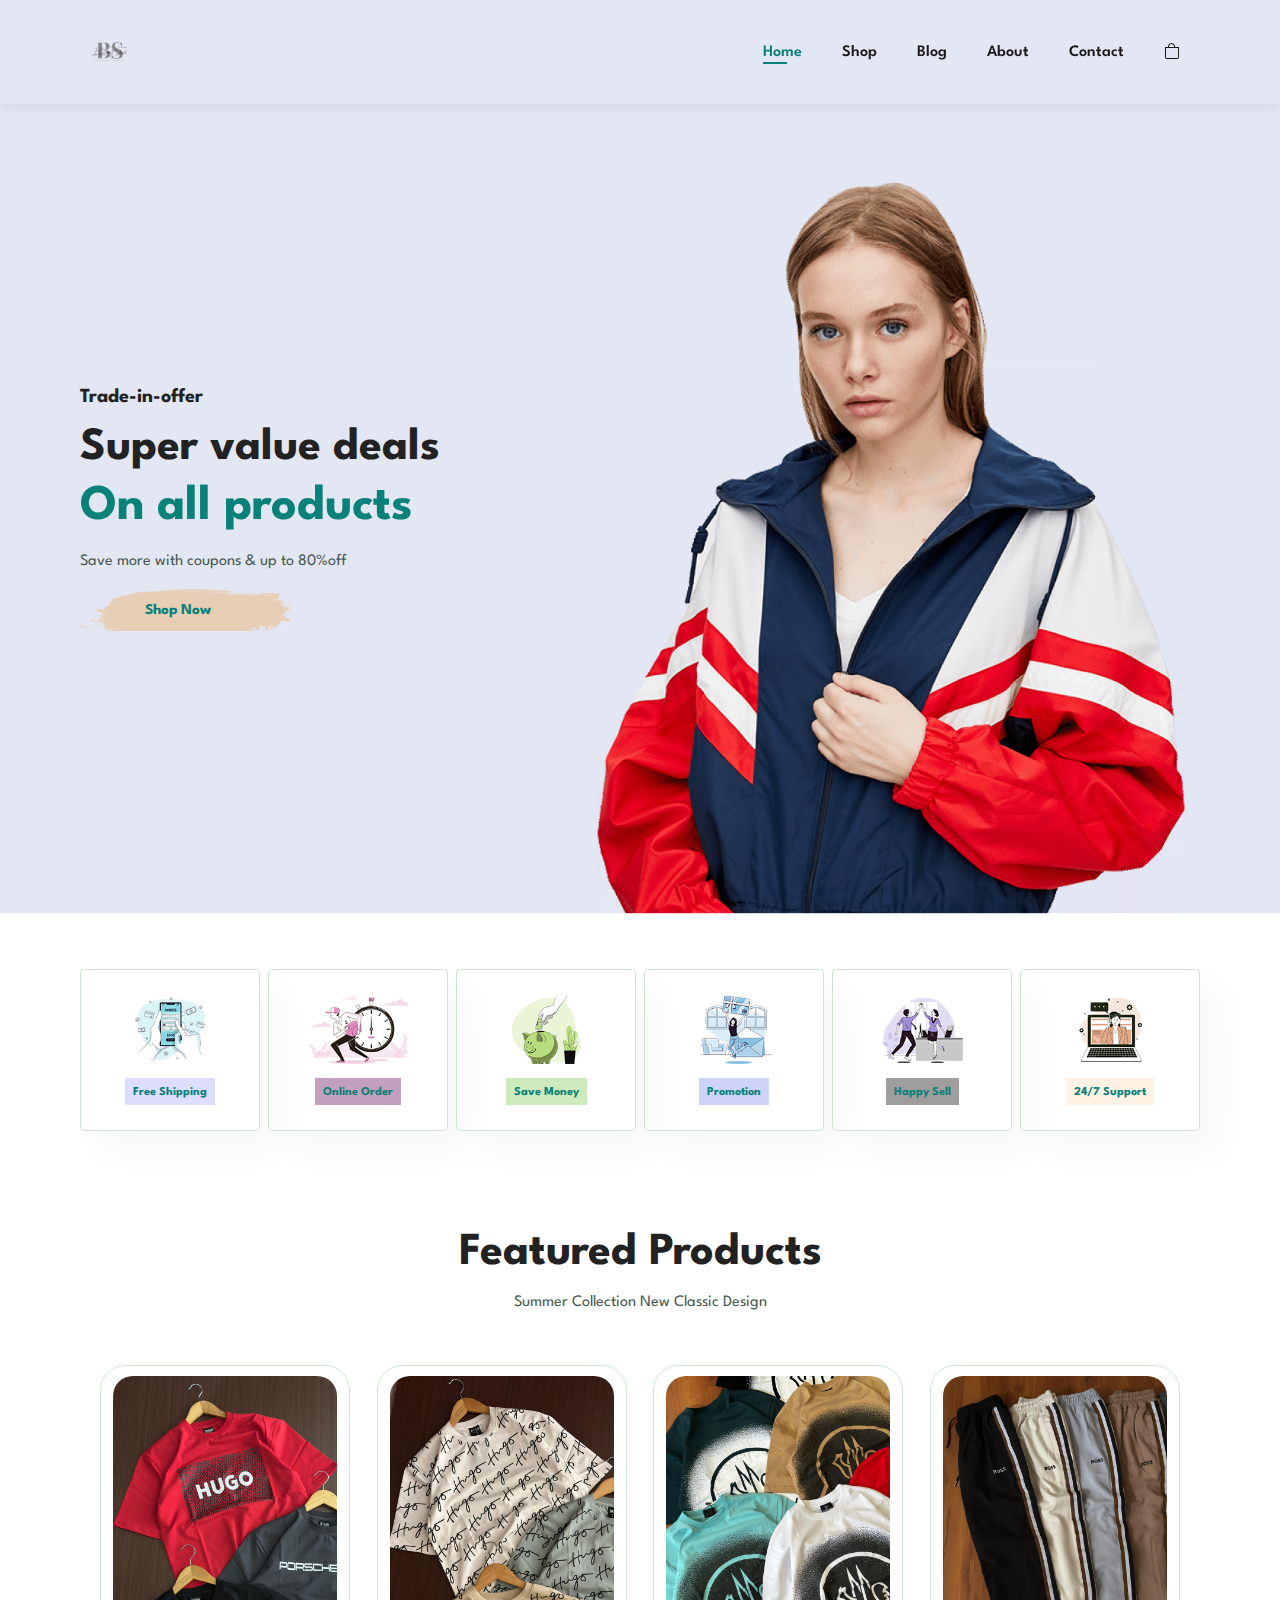
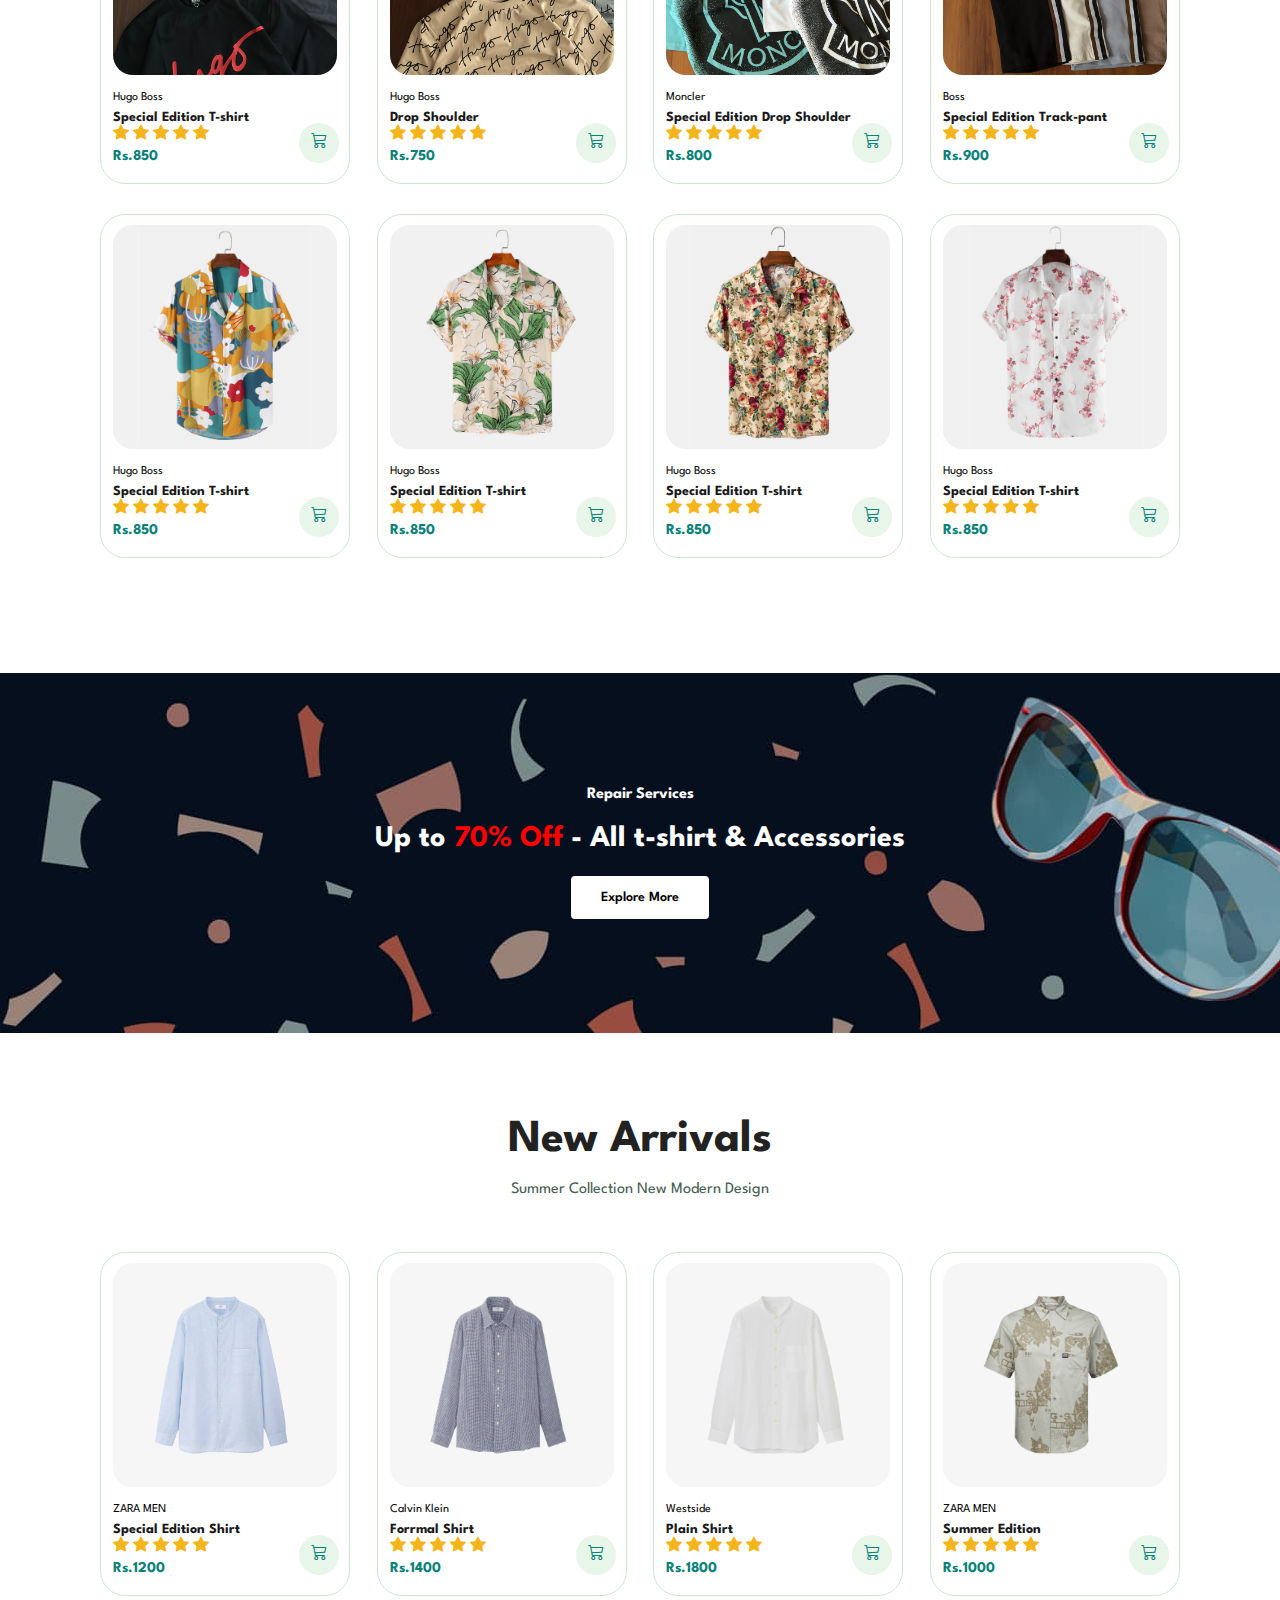
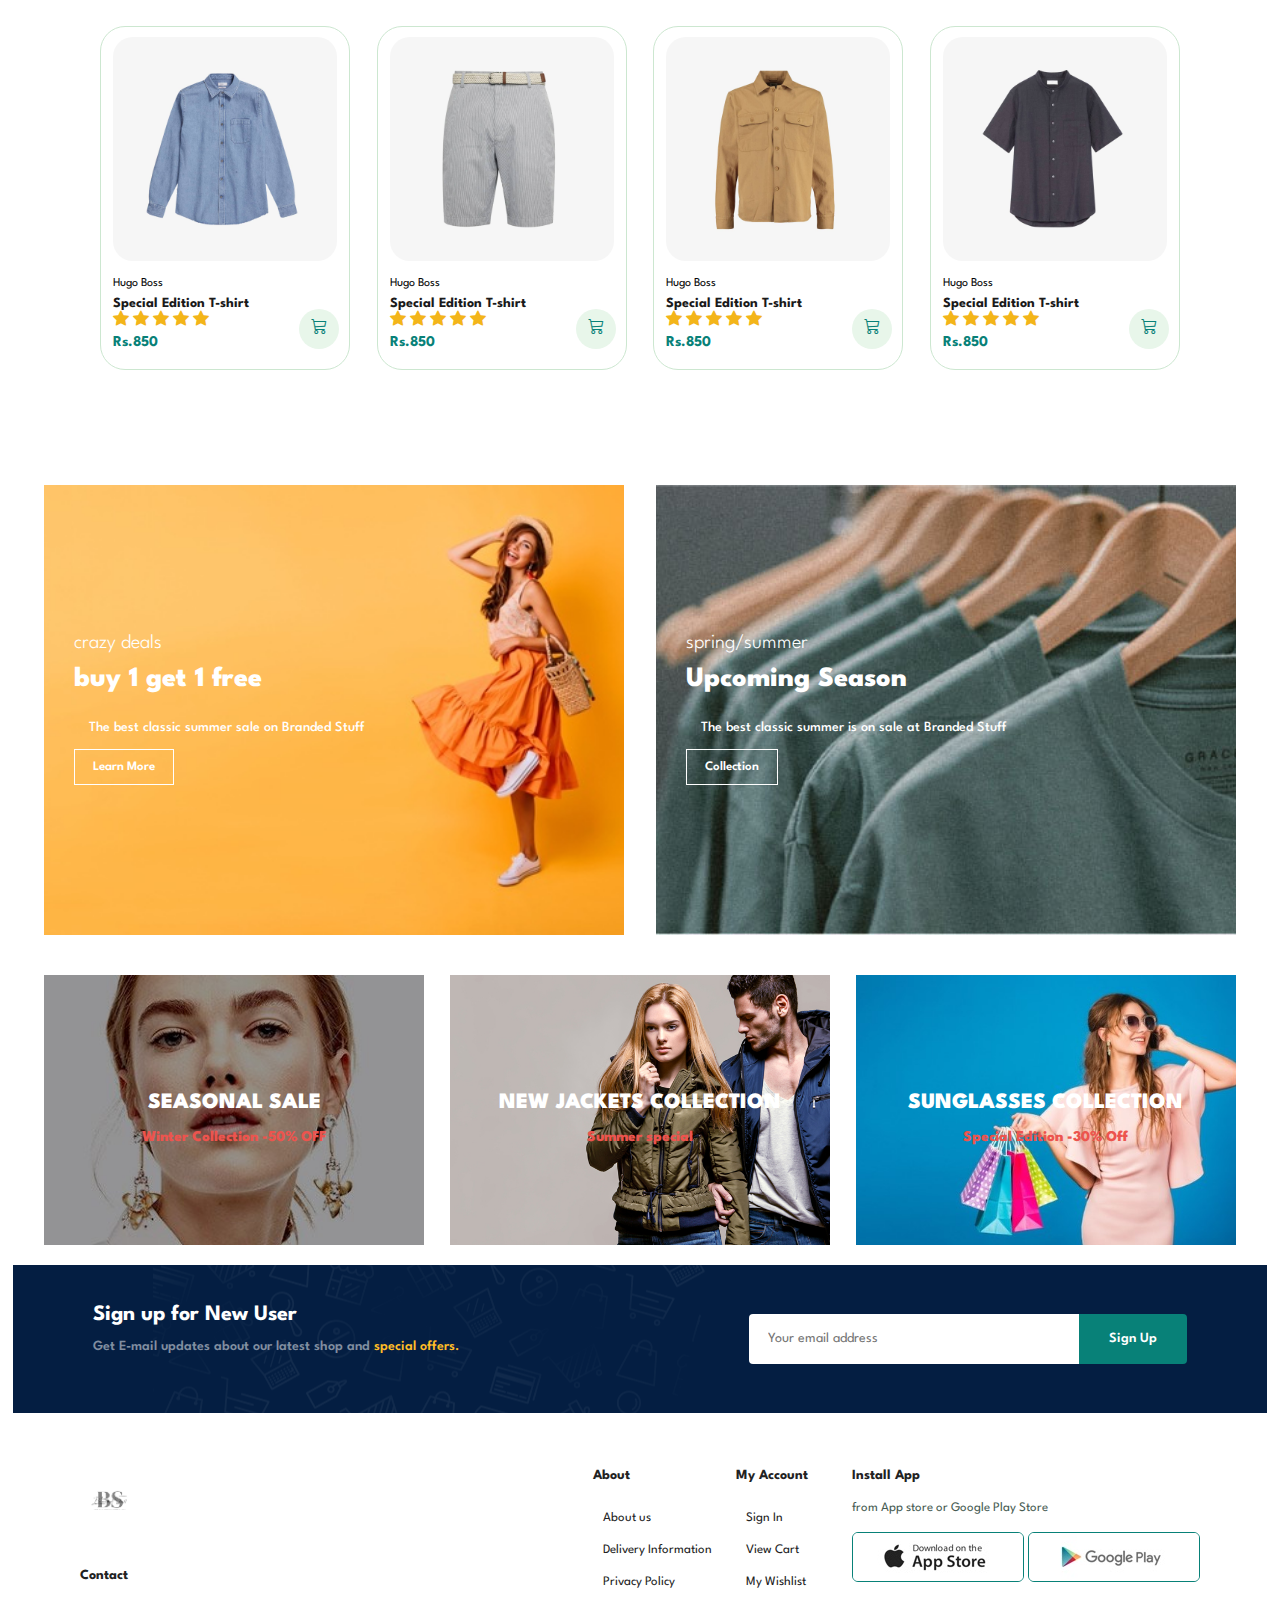
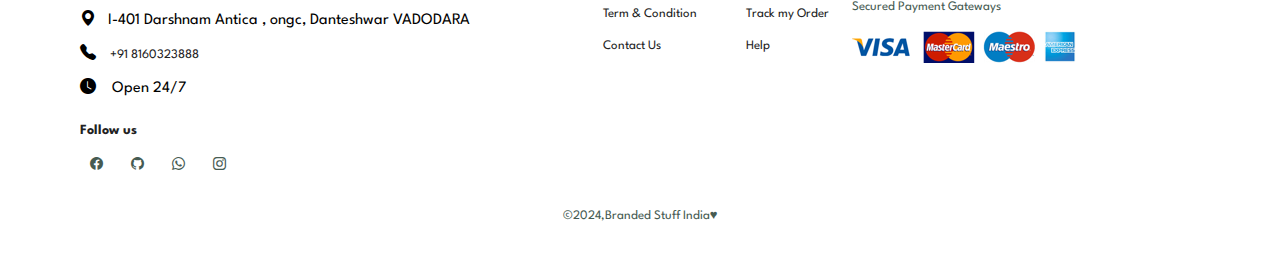
<file: index.html>
<!DOCTYPE html>
<html lang="en">
<head>
    <meta charset="UTF-8">
    <meta name="viewport" content="width=device-width, initial-scale=1.0">
    <title>Branded Stuff</title>
    <link rel="icon" href="img/branded stuff.png" type="image/icon type">
    <!-- Option 1: Include in HTML -->
    <link rel="stylesheet" href="https://cdn.jsdelivr.net/npm/bootstrap-icons@1.3.0/font/bootstrap-icons.css">
    
    <link rel="stylesheet" href="style.css">
</head>
<body>
    <section id="header">
        <a href="#"><img src="img/branded stuff.png" class
            ="logo" alt=""></a>

        <div>
            <ul id="navbar">
                <li><a class="active" href="index.html">Home</a></li>
                <li><a href="shop.html">Shop</a></li>
                <li><a href="blog.html">Blog</a></li>
                <li><a href="about.html">About</a></li>
                <li><a href="contact.html">Contact</a></li>
                <li class="lg-bag"><a href="cart.html"><i class="bi bi-bag"></i></a></li>
                <a href="#" id="close"><i class="bi bi-x-circle-fill"></i></a>  
            </ul>
        </div>
        <div id="mobile">
            
            <a href="cart.html" ><i class="bi bi-bag"></i></a>
            <i id="bar" class="bi bi-list"></i>

        </div>    
    </section>

    <section id="hero">
        <h4>Trade-in-offer</h4>
        <h2>Super value deals</h2>
        <h1>On all products</h1>
        <p>Save more with coupons & up to 80%off</p>
        <button>Shop Now</button>

    </section>

    <section id="feature" class="section-p1">
        <div class="fe-box">
            <img src="img/features/f1.png" alt="">
            <h6>Free Shipping</h6>
        </div>
        <div class="fe-box">
            <img src="img/features/f2.png" alt="">
            <h6>Online Order</h6>
        </div>
        <div class="fe-box">
            <img src="img/features/f3.png" alt="">
            <h6>Save Money</h6>
        </div>
        <div class="fe-box">
            <img src="img/features/f4.png" alt="">
            <h6>Promotion</h6>
        </div>
        <div class="fe-box">
            <img src="img/features/f5.png" alt="">
            <h6>Happy Sell</h6>
        </div>
        <div class="fe-box">
            <img src="img/features/f6.png" alt="">
            <h6>24/7 Support</h6>
        </div>
    </section>

    <section id="product1" class="section-p1">
        <h2>Featured Products</h2>
        <p>Summer Collection New Classic Design</p>
        <div class="pro-container">
            <div class="pro">
                <img src="img/products/p1.jpg" alt="product">
                <div class="des">
                    <span>Hugo Boss</span>
                    <h5>Special Edition T-shirt</h5>
                    <div class="star">
                        <i class="bi bi-star-fill"></i>
                        <i class="bi bi-star-fill"></i>
                        <i class="bi bi-star-fill"></i>
                        <i class="bi bi-star-fill"></i>
                        <i class="bi bi-star-fill"></i>
                       
                    </div>
                    <h4>Rs.850</h4>
                </div>
                <div>
                    <a href="#"> <i class="bi bi-cart3 cart"></i></a>
                </div>
            </div>
            <div class="pro">
                <img src="img/products/p2.jpg" alt="product">
                <div class="des">
                    <span>Hugo Boss</span>
                    <h5>Drop Shoulder</h5>
                    <div class="star">
                        <i class="bi bi-star-fill"></i>
                        <i class="bi bi-star-fill"></i>
                        <i class="bi bi-star-fill"></i>
                        <i class="bi bi-star-fill"></i>
                        <i class="bi bi-star-fill"></i>
                       
                    </div>
                    <h4>Rs.750</h4>
                </div>
                <div>
                    <a href="#"> <i class="bi bi-cart3 cart"></i></a>
                </div>
            </div>
            <div class="pro">
                <img src="img/products/p3.jpg" alt="product">
                <div class="des">
                    <span>Moncler</span>
                    <h5>Special Edition Drop Shoulder</h5>
                    <div class="star">
                        <i class="bi bi-star-fill"></i>
                        <i class="bi bi-star-fill"></i>
                        <i class="bi bi-star-fill"></i>
                        <i class="bi bi-star-fill"></i>
                        <i class="bi bi-star-fill"></i>
                       
                    </div>
                    <h4>Rs.800</h4>
                </div>
                <div>
                    <a href="#"> <i class="bi bi-cart3 cart"></i></a>
                </div>
            </div>
            <div class="pro">
                <img src="img/products/p4.jpg" alt="product">
                <div class="des">
                    <span>Boss</span>
                    <h5>Special Edition Track-pant</h5>
                    <div class="star">
                        <i class="bi bi-star-fill"></i>
                        <i class="bi bi-star-fill"></i>
                        <i class="bi bi-star-fill"></i>
                        <i class="bi bi-star-fill"></i>
                        <i class="bi bi-star-fill"></i>
                       
                    </div>
                    <h4>Rs.900</h4>
                </div>
                <div>
                    <a href="#"> <i class="bi bi-cart3 cart"></i></a>
                </div>
            </div>
            <div class="pro">
                <img src="img/products/f1.jpg" alt="product">
                <div class="des">
                    <span>Hugo Boss</span>
                    <h5>Special Edition T-shirt</h5>
                    <div class="star">
                        <i class="bi bi-star-fill"></i>
                        <i class="bi bi-star-fill"></i>
                        <i class="bi bi-star-fill"></i>
                        <i class="bi bi-star-fill"></i>
                        <i class="bi bi-star-fill"></i>
                       
                    </div>
                    <h4>Rs.850</h4>
                </div>
                <div>
                    <a href="#"> <i class="bi bi-cart3 cart"></i></a>
                </div>
            </div>
            <div class="pro">
                <img src="img/products/f2.jpg" alt="product">
                <div class="des">
                    <span>Hugo Boss</span>
                    <h5>Special Edition T-shirt</h5>
                    <div class="star">
                        <i class="bi bi-star-fill"></i>
                        <i class="bi bi-star-fill"></i>
                        <i class="bi bi-star-fill"></i>
                        <i class="bi bi-star-fill"></i>
                        <i class="bi bi-star-fill"></i>
                       
                    </div>
                    <h4>Rs.850</h4>
                </div>
                <div>
                    <a href="#"> <i class="bi bi-cart3 cart"></i></a>
                </div>
            </div>
            <div class="pro">
                <img src="img/products/f3.jpg" alt="product">
                <div class="des">
                    <span>Hugo Boss</span>
                    <h5>Special Edition T-shirt</h5>
                    <div class="star">
                        <i class="bi bi-star-fill"></i>
                        <i class="bi bi-star-fill"></i>
                        <i class="bi bi-star-fill"></i>
                        <i class="bi bi-star-fill"></i>
                        <i class="bi bi-star-fill"></i>
                       
                    </div>
                    <h4>Rs.850</h4>
                </div>
                <div>
                    <a href="#"> <i class="bi bi-cart3 cart"></i></a>
                </div>
            </div>
            <div class="pro">
                <img src="img/products/f4.jpg" alt="product">
                <div class="des">
                    <span>Hugo Boss</span>
                    <h5>Special Edition T-shirt</h5>
                    <div class="star">
                        <i class="bi bi-star-fill"></i>
                        <i class="bi bi-star-fill"></i>
                        <i class="bi bi-star-fill"></i>
                        <i class="bi bi-star-fill"></i>
                        <i class="bi bi-star-fill"></i>
                       
                    </div>
                    <h4>Rs.850</h4>
                </div>
                <div>
                    <a href="#"> <i class="bi bi-cart3 cart"></i></a>
                </div>
            </div>
        </div>
    </section>



    <section id="banner" class="section-m1">
        <h4>Repair Services</h4>
        <h2>Up to <span>70% Off</span> - All t-shirt & Accessories</h2>
        <button class="normal">Explore More</button>
    </section>



    <section id="product1" class="section-p1">
        <h2>New Arrivals</h2>
        <p>Summer Collection New Modern Design</p>
        <div class="pro-container">
            <div class="pro">
                <img src="img/products/n1.jpg" alt="product">
                <div class="des">
                    <span>ZARA MEN</span>
                    <h5>Special Edition Shirt</h5>
                    <div class="star">
                        <i class="bi bi-star-fill"></i>
                        <i class="bi bi-star-fill"></i>
                        <i class="bi bi-star-fill"></i>
                        <i class="bi bi-star-fill"></i>
                        <i class="bi bi-star-fill"></i>
                       
                    </div>
                    <h4>Rs.1200</h4>
                </div>
                <div>
                    <a href="#"> <i class="bi bi-cart3 cart"></i></a>
                </div>
            </div>
            <div class="pro">
                <img src="img/products/n2.jpg" alt="product">
                <div class="des">
                    <span>Calvin Klein</span>
                    <h5>Forrmal Shirt</h5>
                    <div class="star">
                        <i class="bi bi-star-fill"></i>
                        <i class="bi bi-star-fill"></i>
                        <i class="bi bi-star-fill"></i>
                        <i class="bi bi-star-fill"></i>
                        <i class="bi bi-star-fill"></i>
                       
                    </div>
                    <h4>Rs.1400</h4>
                </div>
                <div>
                    <a href="#"> <i class="bi bi-cart3 cart"></i></a>
                </div>
            </div>
            <div class="pro">
                <img src="img/products/n3.jpg" alt="product">
                <div class="des">
                    <span>Westside</span>
                    <h5>Plain Shirt</h5>
                    <div class="star">
                        <i class="bi bi-star-fill"></i>
                        <i class="bi bi-star-fill"></i>
                        <i class="bi bi-star-fill"></i>
                        <i class="bi bi-star-fill"></i>
                        <i class="bi bi-star-fill"></i>
                       
                    </div>
                    <h4>Rs.1800</h4>
                </div>
                <div>
                    <a href="#"> <i class="bi bi-cart3 cart"></i></a>
                </div>
            </div>
            <div class="pro">
                <img src="img/products/n4.jpg" alt="product">
                <div class="des">
                    <span>ZARA MEN</span>
                    <h5>Summer Edition</h5>
                    <div class="star">
                        <i class="bi bi-star-fill"></i>
                        <i class="bi bi-star-fill"></i>
                        <i class="bi bi-star-fill"></i>
                        <i class="bi bi-star-fill"></i>
                        <i class="bi bi-star-fill"></i>
                       
                    </div>
                    <h4>Rs.1000</h4>
                </div>
                <div>
                    <a href="#"> <i class="bi bi-cart3 cart"></i></a>
                </div>
            </div>
            <div class="pro">
                <img src="img/products/n5.jpg" alt="product">
                <div class="des">
                    <span>Hugo Boss</span>
                    <h5>Special Edition T-shirt</h5>
                    <div class="star">
                        <i class="bi bi-star-fill"></i>
                        <i class="bi bi-star-fill"></i>
                        <i class="bi bi-star-fill"></i>
                        <i class="bi bi-star-fill"></i>
                        <i class="bi bi-star-fill"></i>
                       
                    </div>
                    <h4>Rs.850</h4>
                </div>
                <div>
                    <a href="#"> <i class="bi bi-cart3 cart"></i></a>
                </div>
            </div>
            <div class="pro">
                <img src="img/products/n6.jpg" alt="product">
                <div class="des">
                    <span>Hugo Boss</span>
                    <h5>Special Edition T-shirt</h5>
                    <div class="star">
                        <i class="bi bi-star-fill"></i>
                        <i class="bi bi-star-fill"></i>
                        <i class="bi bi-star-fill"></i>
                        <i class="bi bi-star-fill"></i>
                        <i class="bi bi-star-fill"></i>
                       
                    </div>
                    <h4>Rs.850</h4>
                </div>
                <div>
                    <a href="#"> <i class="bi bi-cart3 cart"></i></a>
                </div>
            </div>
            <div class="pro">
                <img src="img/products/n7.jpg" alt="product">
                <div class="des">
                    <span>Hugo Boss</span>
                    <h5>Special Edition T-shirt</h5>
                    <div class="star">
                        <i class="bi bi-star-fill"></i>
                        <i class="bi bi-star-fill"></i>
                        <i class="bi bi-star-fill"></i>
                        <i class="bi bi-star-fill"></i>
                        <i class="bi bi-star-fill"></i>
                       
                    </div>
                    <h4>Rs.850</h4>
                </div>
                <div>
                    <a href="#"> <i class="bi bi-cart3 cart"></i></a>
                </div>
            </div>
            <div class="pro">
                <img src="img/products/n8.jpg" alt="product">
                <div class="des">
                    <span>Hugo Boss</span>
                    <h5>Special Edition T-shirt</h5>
                    <div class="star">
                        <i class="bi bi-star-fill"></i>
                        <i class="bi bi-star-fill"></i>
                        <i class="bi bi-star-fill"></i>
                        <i class="bi bi-star-fill"></i>
                        <i class="bi bi-star-fill"></i>
                       
                    </div>
                    <h4>Rs.850</h4>
                </div>
                <div>
                    <a href="#"> <i class="bi bi-cart3 cart"></i></a>
                </div>
            </div>
        </div>
    </section>   
    
    <section id="sm-banner" class="section-p1">
        <div class="banner-box">
            <h4>crazy deals</h4>
            <h2>buy 1 get 1 free</h2>
            <span>The best classic summer sale on Branded Stuff </span>
            <button class="white">Learn More</button>
        </div>
        <div class="banner-box banner-box2">
            <h4>spring/summer</h4>
            <h2>Upcoming Season</h2>
            <span>The best classic summer is on sale at Branded Stuff </span>
            <button class="white">Collection</button>
        </div>
    </section>

    <section id="banner3">
        <div class="banner-box">
            <h2>SEASONAL SALE</h2>
            <h3>Winter Collection -50% OFF</h3>
        </div>
        <div class="banner-box banner-box2">
            <h2>NEW JACKETS COLLECTION</h2>
            <h3>Summer special</h3>
        </div>
        <div class="banner-box banner-box3">
            <h2>SUNGLASSES COLLECTION</h2>
            <h3>Special Edition -30% Off</h3>
        </div>
    </section>
    <section id="n"></section>

    <section id="newsletter" class="section-p1 section-p1">
        <div class="newstest">
            <h4>Sign up for New User</h4>
            <p>Get E-mail updates about our latest shop and <span>special offers.</samp></p>
        </div>
        <div class="form">
            <input type="text" placeholder="Your email address">
            <button class="normal">Sign Up</button>
        </div>
    </section>

    <footer class="section-p1">
        <div class="col">
            <img class="logo" src="img/branded stuff.png" alt="">
            <h4>Contact</h4>
            <p><pre><i class="bi bi-geo-alt-fill"></i>   I-401 Darshnam Antica , ongc, Danteshwar VADODARA</pre></p>
            <p><pre><i class="bi bi-telephone-fill"></i> <a href="tel:+918160323888">+91 8160323888</a></pre></p>
            <p><pre><i class="bi bi-clock-fill"></i>    Open 24/7</pre></p>
            
            <div class="follow">
                <h4>Follow us</h4>
                <div class="icon">
                    <a href="https://www.facebook.com/urmit.patel.3975?mibextid=ZbWKwL"><i class="bi bi-facebook"></i></a>
                    <a href="https://github.com/urmit0812"><i class="bi bi-github"></i></a>
                    <a href="https://chat.whatsapp.com/H70yIBK5GeL2Rci6OIMZGc"><i class="bi bi-whatsapp"></i></a>
                    <a href="https://www.instagram.com/urmit_patel_?igsh=dnkweGJwcGY3ZDNu"><i class="bi bi-instagram"></i></a>
                </div>
            </div>
            <br>
            
        </div>
      
        <div class="col">
            <h4>About</h4>
            <a href="">About us</a>
            <a href="">Delivery Information</a>
            <a href="">Privacy Policy</a>
            <a href="">Term & Condition</a>
            <a href="">Contact Us</a>
        </div>

        <div class="col">
            <h4>My Account</h4>
            <a href="">Sign In</a>
            <a href="">View Cart</a>
            <a href="">My Wishlist</a>
            <a href="">Track my Order</a>
            <a href="">Help</a>
        </div>

        <div class="col install">
            <h4>Install App</h4>
            <p>from App store or Google Play Store</p>
            <div class="row">
                <img src="img/pay/app.jpg" alt="">
                <img src="img/pay/play.jpg" alt="">

            </div>
            <p>Secured Payment Gateways</p>
            <img src="img/pay/pay.png" alt="">
        </div>
        <div class="copyright">
            <p>&copy;2024,Branded Stuff India&hearts;</p>
        </div>

        
            
        
    </footer>


    <script src="script.js"></script>
</body>
</html>
</file>
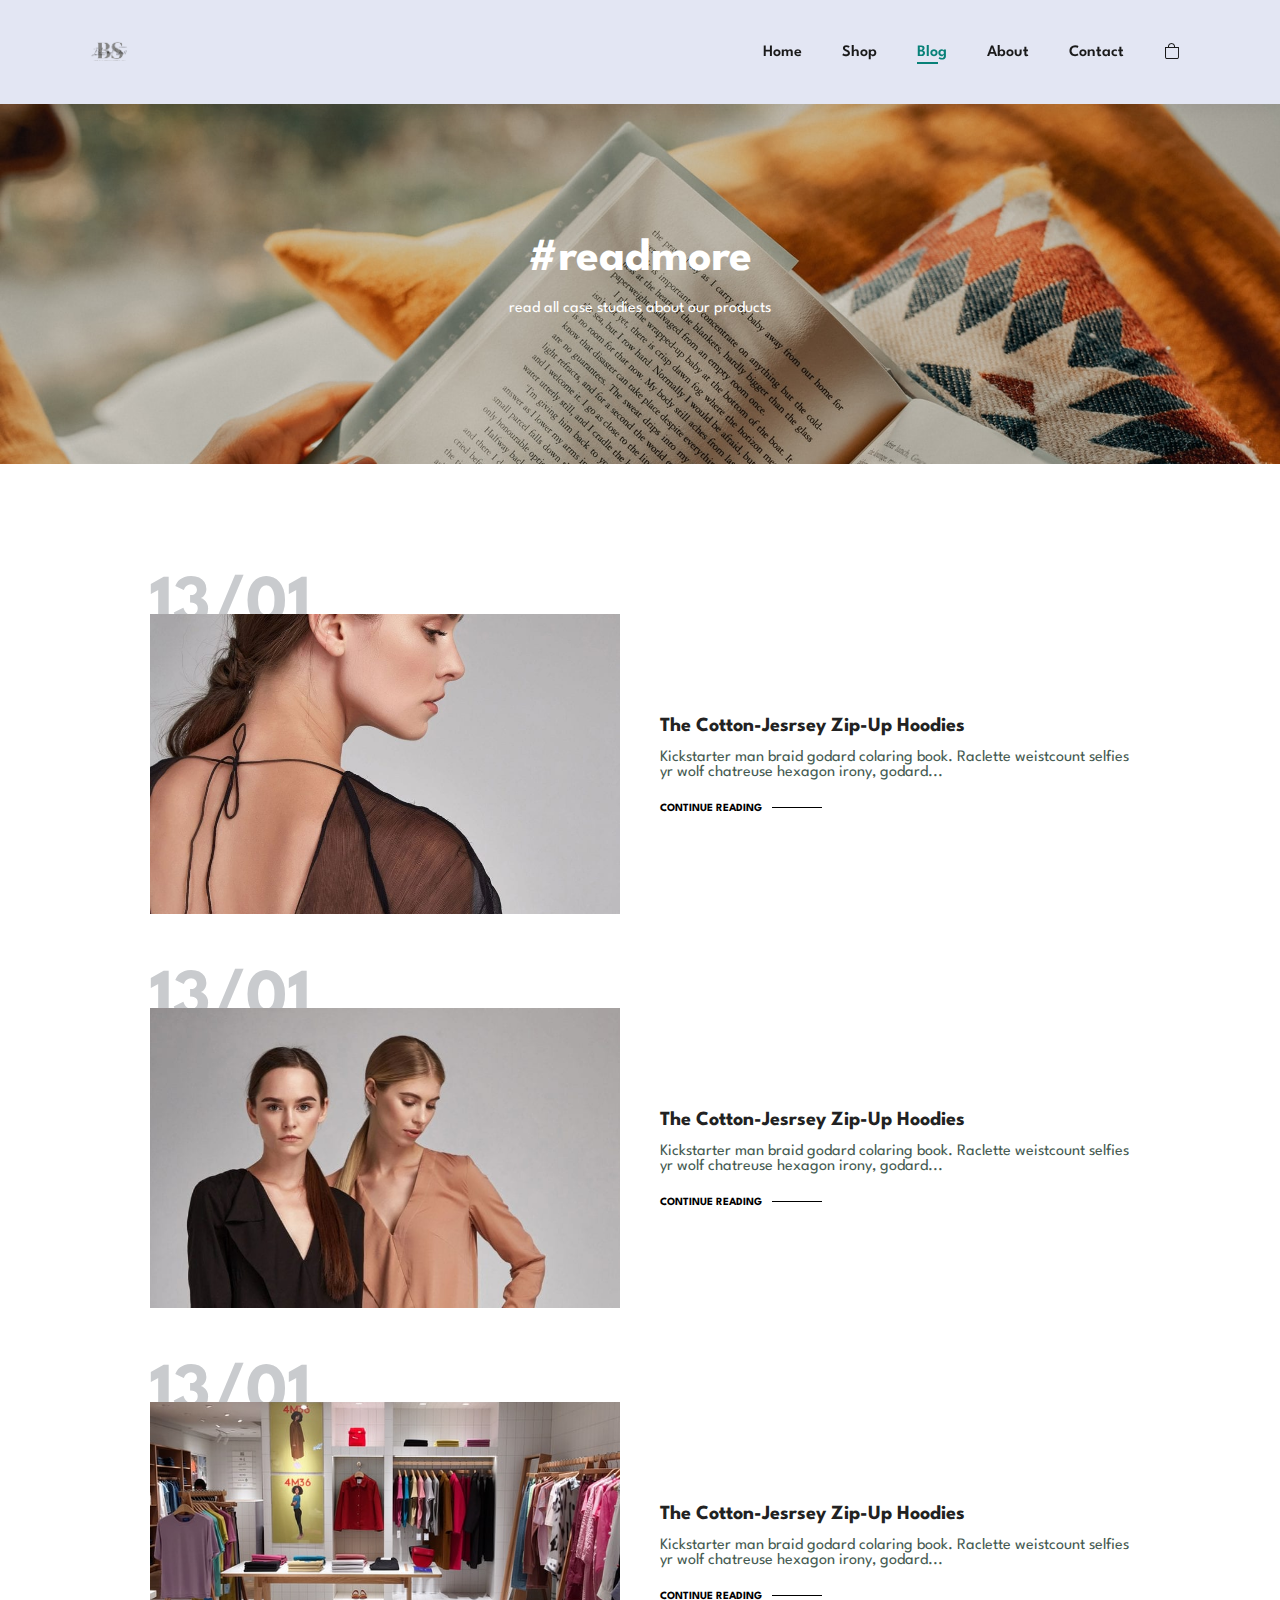
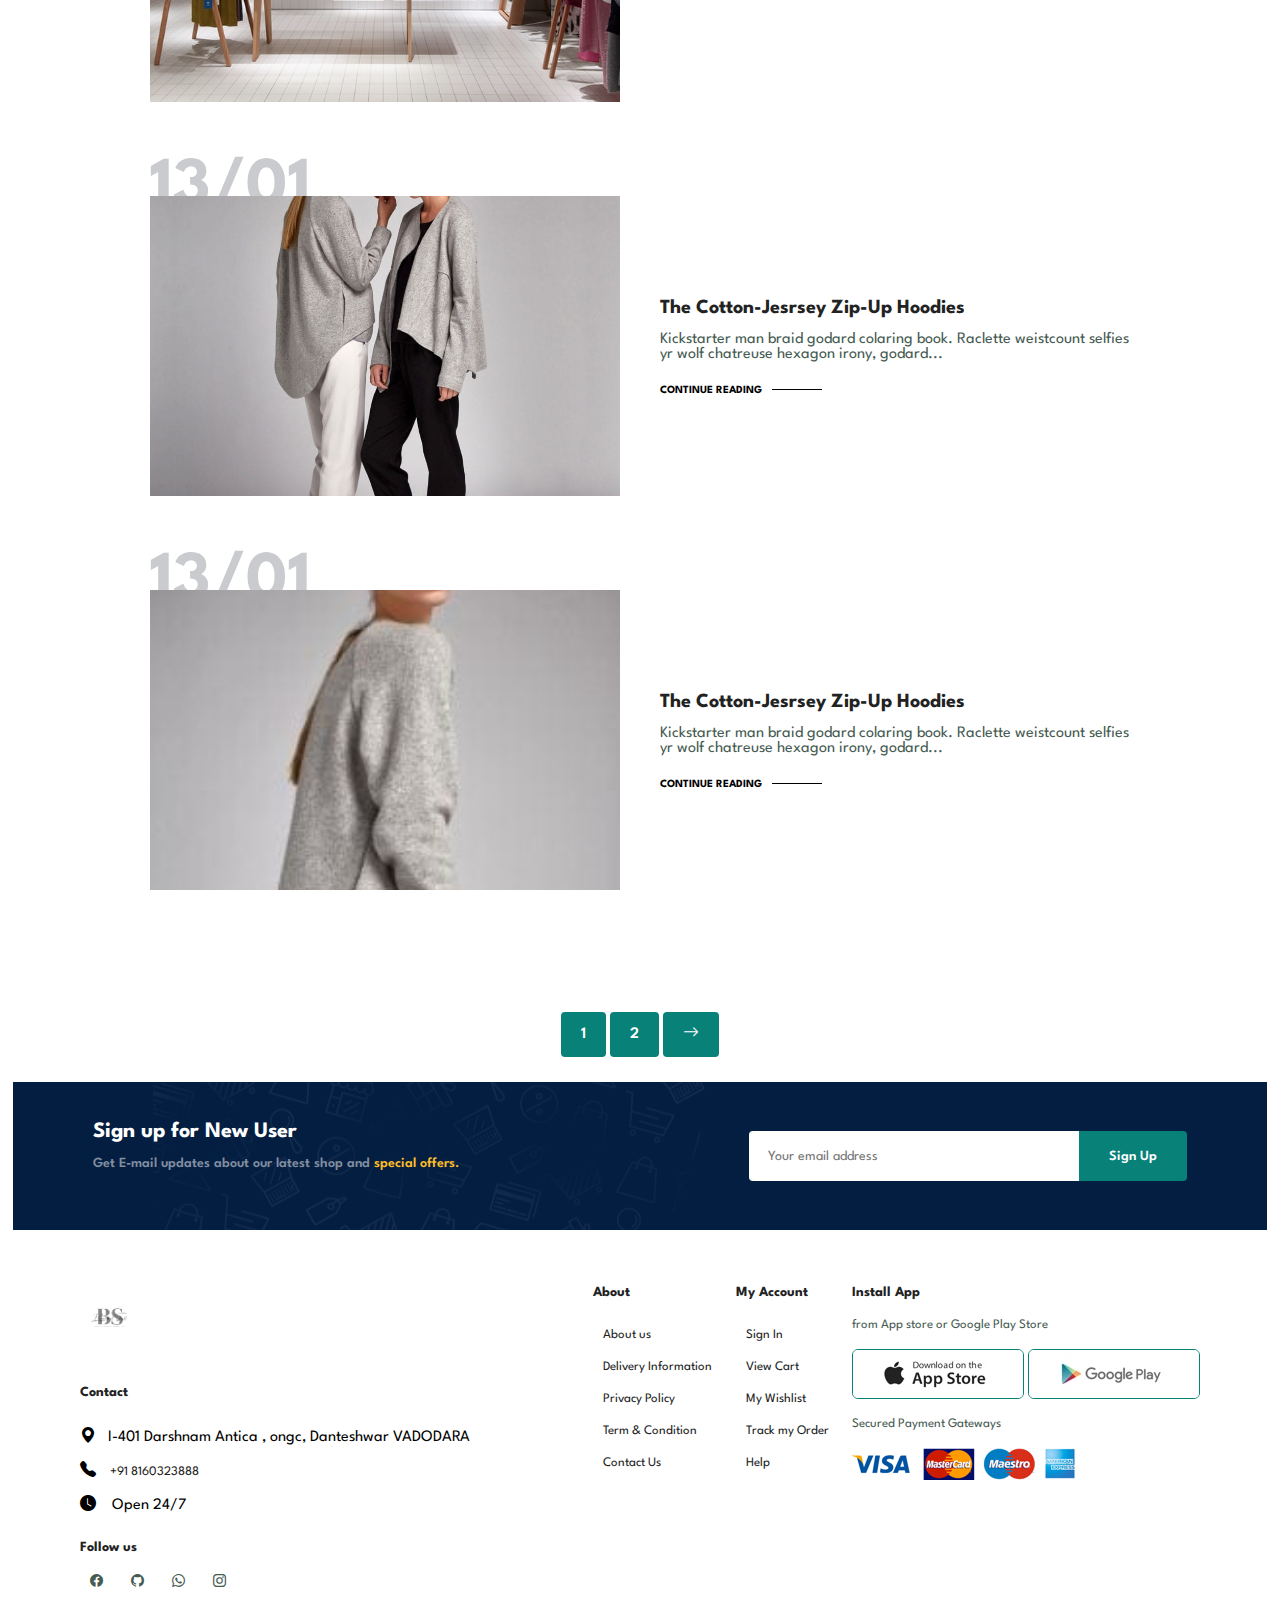
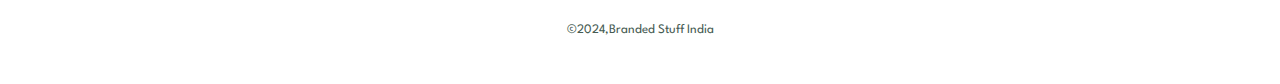
<file: blog.html>
<!DOCTYPE html>
<html lang="en">
<head>
    <meta charset="UTF-8">
    <meta name="viewport" content="width=device-width, initial-scale=1.0">
    <title>Branded Stuff</title>
    <link rel="icon" href="img/branded stuff.png" type="image/icon type">
    <!-- Option 1: Include in HTML -->
    <link rel="stylesheet" href="https://cdn.jsdelivr.net/npm/bootstrap-icons@1.3.0/font/bootstrap-icons.css">
    
    <link rel="stylesheet" href="style.css">
</head>
<body>
    <section id="header">
        <a href="#"><img src="img/branded stuff.png" class
            ="logo" alt=""></a>

        <div>
            <ul id="navbar">
                <li><a href="index.html">Home</a></li>
                <li><a href="shop.html">Shop</a></li>
                <li><a class="active" href="blog.html">Blog</a></li>
                <li><a href="about.html">About</a></li>
                <li><a href="contact.html">Contact</a></li>
                <li class="lg-bag"><a href="cart.html"><i class="bi bi-bag"></i></a></li>
                <a href="#" id="close"><i class="bi bi-x-circle-fill"></i></a>  
            </ul>
        </div>
        <div id="mobile">
            
            <a href="cart.html" ><i class="bi bi-bag"></i></a>
            <i id="bar" class="bi bi-list"></i>

        </div>    
    </section>


    <section id="page-header" class="blog-header">
        <h2>#readmore</h2>
        <p>read all case studies about our products</p>
    </section>

    <section id="blog">
        <div class="blog-box">
            <div class="blog-img">
                <img src="img/blog/b1.jpg" alt="">
            </div>
            <div class="blog-details">
                <h4>The Cotton-Jesrsey Zip-Up Hoodies</h4>
                <p>Kickstarter man braid godard colaring book. Raclette weistcount selfies yr wolf chatreuse hexagon irony, godard... </p>
                <a href="#">CONTINUE READING</a>
            </div>
            <h1>13/01</h1>
        </div>
        <div class="blog-box">
            <div class="blog-img">
                <img src="img/blog/b2.jpg" alt="">
            </div>
            <div class="blog-details">
                <h4>The Cotton-Jesrsey Zip-Up Hoodies</h4>
                <p>Kickstarter man braid godard colaring book. Raclette weistcount selfies yr wolf chatreuse hexagon irony, godard... </p>
                <a href="#">CONTINUE READING</a>
            </div>
            <h1>13/01</h1>
        </div>
        <div class="blog-box">
            <div class="blog-img">
                <img src="img/blog/b3.jpg" alt="">
            </div>
            <div class="blog-details">
                <h4>The Cotton-Jesrsey Zip-Up Hoodies</h4>
                <p>Kickstarter man braid godard colaring book. Raclette weistcount selfies yr wolf chatreuse hexagon irony, godard... </p>
                <a href="#">CONTINUE READING</a>
            </div>
            <h1>13/01</h1>
        </div>
        <div class="blog-box">
            <div class="blog-img">
                <img src="img/blog/b4.jpg" alt="">
            </div>
            <div class="blog-details">
                <h4>The Cotton-Jesrsey Zip-Up Hoodies</h4>
                <p>Kickstarter man braid godard colaring book. Raclette weistcount selfies yr wolf chatreuse hexagon irony, godard... </p>
                <a href="#">CONTINUE READING</a>
            </div>
            <h1>13/01</h1>
        </div>
        <div class="blog-box">
            <div class="blog-img">
                <img src="img/blog/b5.jpg" alt="">
            </div>
            <div class="blog-details">
                <h4>The Cotton-Jesrsey Zip-Up Hoodies</h4>
                <p>Kickstarter man braid godard colaring book. Raclette weistcount selfies yr wolf chatreuse hexagon irony, godard... </p>
                <a href="#">CONTINUE READING</a>
            </div>
            <h1>13/01</h1>
        </div>
        
    </section>

    
    <section id="pagination" class="section-p1">
        <a href="blog.html">1</a>
        <a href="blog1.html">2</a>
        <a href="blog.html"><i class="bi bi-arrow-right"></i></a>
    </section>
   

    <section id="newsletter" class="section-p1 section-p1">
        <div class="newstest">
            <h4>Sign up for New User</h4>
            <p>Get E-mail updates about our latest shop and <span>special offers.</samp></p>
        </div>
        <div class="form">
            <input type="text" placeholder="Your email address">
            <button class="normal">Sign Up</button>
        </div>
    </section>

    <footer class="section-p1">
        <div class="col">
            <img class="logo" src="img/branded stuff.png" alt="">
            <h4>Contact</h4>
            <p><pre><i class="bi bi-geo-alt-fill"></i>   I-401 Darshnam Antica , ongc, Danteshwar VADODARA</pre></p>
            <p><pre><i class="bi bi-telephone-fill"></i> <a href="tel:+918160323888">+91 8160323888</a></pre></p>
            <p><pre><i class="bi bi-clock-fill"></i>    Open 24/7</pre></p>
            
            <div class="follow">
                <h4>Follow us</h4>
                <div class="icon">
                    <a href="https://www.facebook.com/urmit.patel.3975?mibextid=ZbWKwL"><i class="bi bi-facebook"></i></a>
                    <a href="https://github.com/urmit0812"><i class="bi bi-github"></i></a>
                    <a href="https://chat.whatsapp.com/H70yIBK5GeL2Rci6OIMZGc"><i class="bi bi-whatsapp"></i></a>
                    <a href="https://www.instagram.com/urmit_patel_?igsh=dnkweGJwcGY3ZDNu"><i class="bi bi-instagram"></i></a>
                </div>
            </div>
            <br>
            
        </div>
      
        <div class="col">
            <h4>About</h4>
            <a href="">About us</a>
            <a href="">Delivery Information</a>
            <a href="">Privacy Policy</a>
            <a href="">Term & Condition</a>
            <a href="">Contact Us</a>
        </div>

        <div class="col">
            <h4>My Account</h4>
            <a href="">Sign In</a>
            <a href="">View Cart</a>
            <a href="">My Wishlist</a>
            <a href="">Track my Order</a>
            <a href="">Help</a>
        </div>

        <div class="col install">
            <h4>Install App</h4>
            <p>from App store or Google Play Store</p>
            <div class="row">
                <img src="img/pay/app.jpg" alt="">
                <img src="img/pay/play.jpg" alt="">

            </div>
            <p>Secured Payment Gateways</p>
            <img src="img/pay/pay.png" alt="">
        </div>
        <div class="copyright">
            <p>&copy;2024,Branded Stuff India</p>
        </div>

        
            
        
    </footer>


    <script src="script.js"></script>
</body>
</html>
</file>
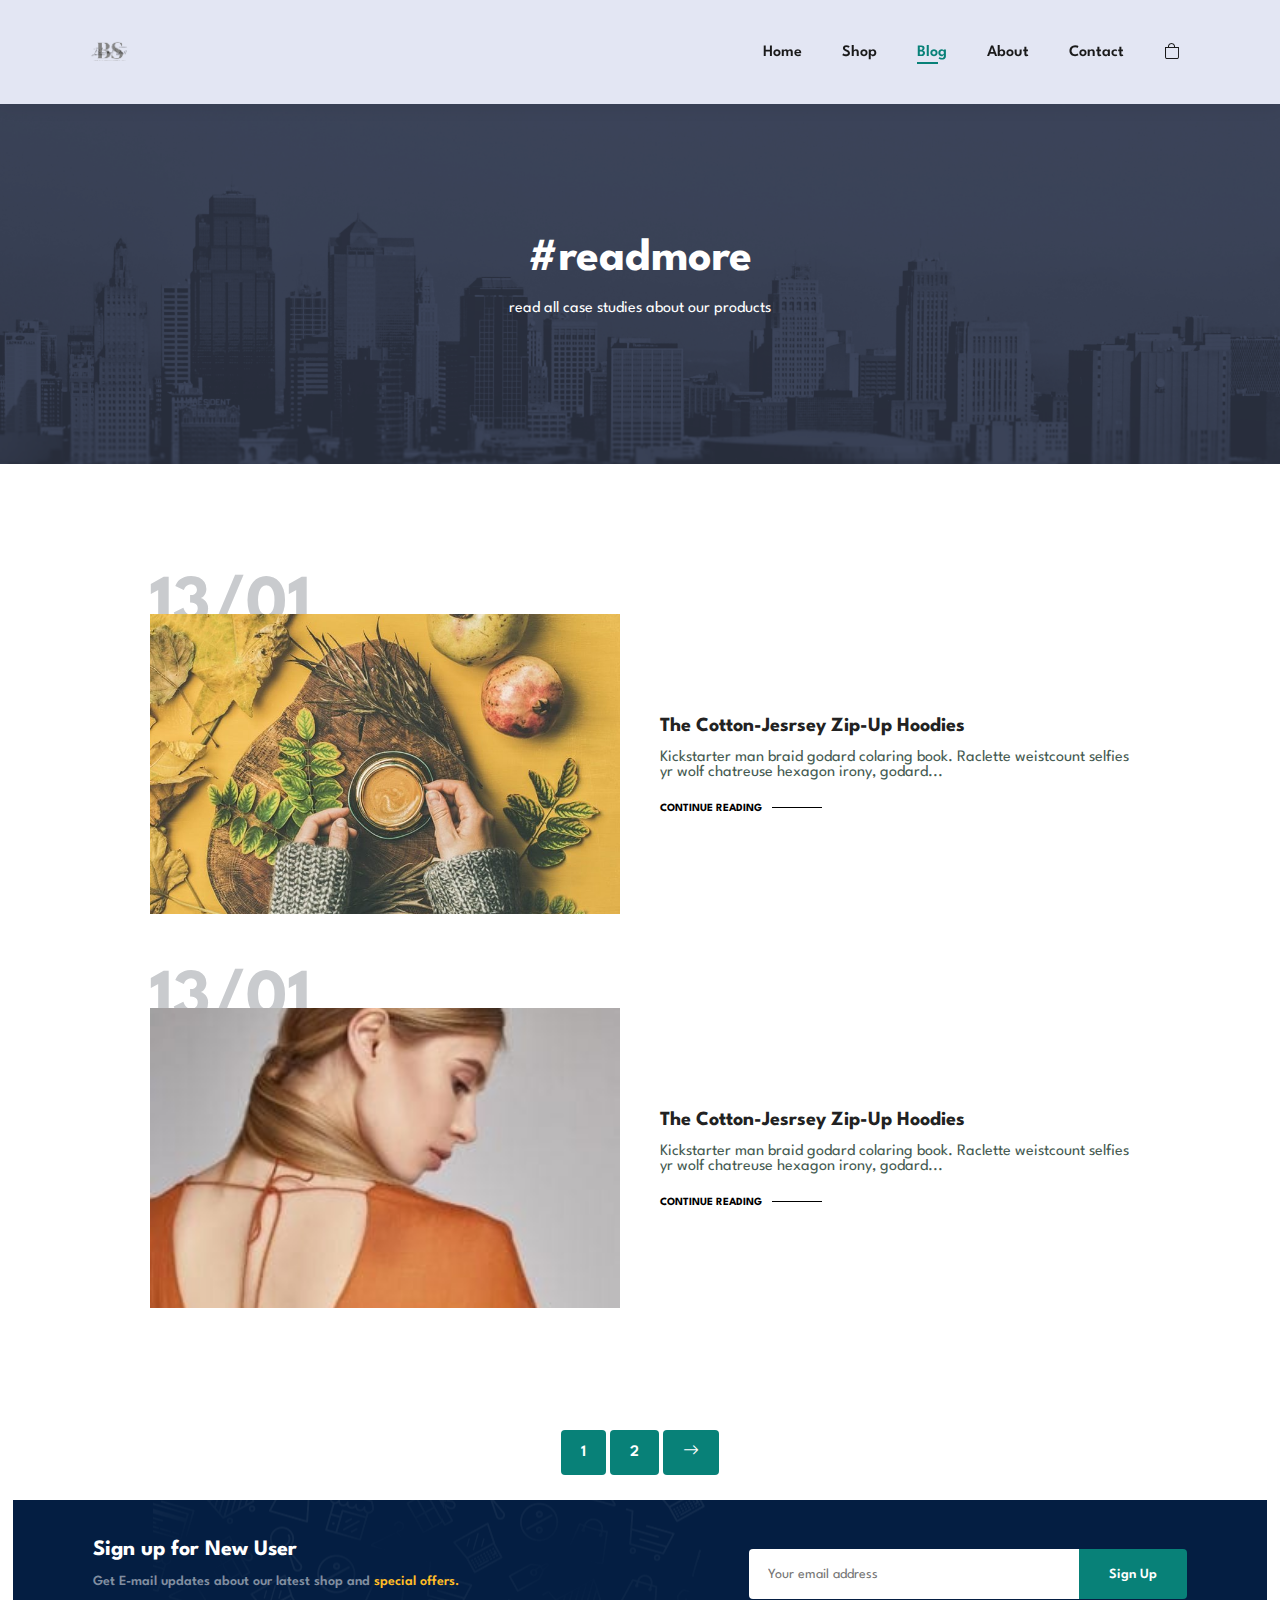
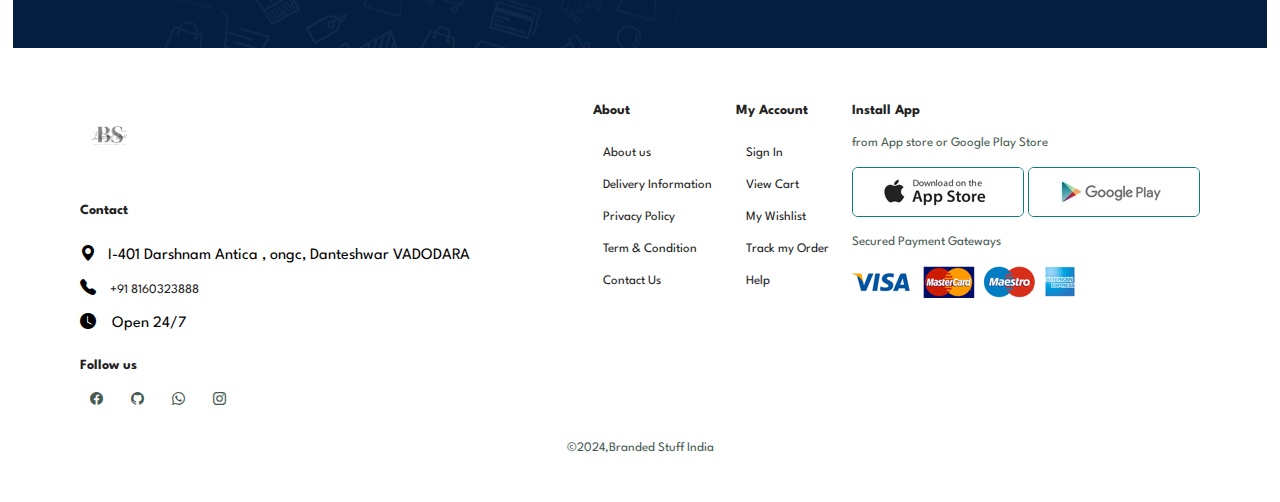
<file: blog1.html>
<!DOCTYPE html>
<html lang="en">
<head>
    <meta charset="UTF-8">
    <meta name="viewport" content="width=device-width, initial-scale=1.0">
    <title>Branded Stuff</title>
    <link rel="icon" href="img/branded stuff.png" type="image/icon type">
    <!-- Option 1: Include in HTML -->
    <link rel="stylesheet" href="https://cdn.jsdelivr.net/npm/bootstrap-icons@1.3.0/font/bootstrap-icons.css">
    
    <link rel="stylesheet" href="style.css">
</head>
<body>
    <section id="header">
        <a href="#"><img src="img/branded stuff.png" class
            ="logo" alt=""></a>

        <div>
            <ul id="navbar">
                <li><a href="index.html">Home</a></li>
                <li><a href="shop.html">Shop</a></li>
                <li><a class="active" href="blog.html">Blog</a></li>
                <li><a href="about.html">About</a></li>
                <li><a href="contact.html">Contact</a></li>
                <li class="lg-bag"><a href="cart.html"><i class="bi bi-bag"></i></a></li>
                <a href="#" id="close"><i class="bi bi-x-circle-fill"></i></a>  
            </ul>
        </div>
        <div id="mobile">
            
            <a href="cart.html" ><i class="bi bi-bag"></i></a>
            <i id="bar" class="bi bi-list"></i>

        </div>    
    </section>


    <section id="page-header" class="blog-header1">
        <h2>#readmore</h2>
        <p>read all case studies about our products</p>
    </section>

    <section id="blog">
        <div class="blog-box">
            <div class="blog-img">
                <img src="img/blog/b6.jpg" alt="">
            </div>
            <div class="blog-details">
                <h4>The Cotton-Jesrsey Zip-Up Hoodies</h4>
                <p>Kickstarter man braid godard colaring book. Raclette weistcount selfies yr wolf chatreuse hexagon irony, godard... </p>
                <a href="#">CONTINUE READING</a>
            </div>
            <h1>13/01</h1>
        </div>
        <div class="blog-box">
            <div class="blog-img">
                <img src="img/blog/b7.jpg" alt="">
            </div>
            <div class="blog-details">
                <h4>The Cotton-Jesrsey Zip-Up Hoodies</h4>
                <p>Kickstarter man braid godard colaring book. Raclette weistcount selfies yr wolf chatreuse hexagon irony, godard... </p>
                <a href="#">CONTINUE READING</a>
            </div>
            <h1>13/01</h1>
        </div>
        
    </section>

    
    <section id="pagination" class="section-p1">
        <a href="blog.html">1</a>
        <a href="blog1.html">2</a>
        <a href="blog.html"><i class="bi bi-arrow-right"></i></a>
    </section>
   

    <section id="newsletter" class="section-p1 section-p1">
        <div class="newstest">
            <h4>Sign up for New User</h4>
            <p>Get E-mail updates about our latest shop and <span>special offers.</samp></p>
        </div>
        <div class="form">
            <input type="text" placeholder="Your email address">
            <button class="normal">Sign Up</button>
        </div>
    </section>

    <footer class="section-p1">
        <div class="col">
            <img class="logo" src="img/branded stuff.png" alt="">
            <h4>Contact</h4>
            <p><pre><i class="bi bi-geo-alt-fill"></i>   I-401 Darshnam Antica , ongc, Danteshwar VADODARA</pre></p>
            <p><pre><i class="bi bi-telephone-fill"></i> <a href="tel:+918160323888">+91 8160323888</a></pre></p>
            <p><pre><i class="bi bi-clock-fill"></i>    Open 24/7</pre></p>
            
            <div class="follow">
                <h4>Follow us</h4>
                <div class="icon">
                    <a href="https://www.facebook.com/urmit.patel.3975?mibextid=ZbWKwL"><i class="bi bi-facebook"></i></a>
                    <a href="https://github.com/urmit0812"><i class="bi bi-github"></i></a>
                    <a href="https://chat.whatsapp.com/H70yIBK5GeL2Rci6OIMZGc"><i class="bi bi-whatsapp"></i></a>
                    <a href="https://www.instagram.com/urmit_patel_?igsh=dnkweGJwcGY3ZDNu"><i class="bi bi-instagram"></i></a>
                </div>
            </div>
            <br>
            
        </div>
      
        <div class="col">
            <h4>About</h4>
            <a href="">About us</a>
            <a href="">Delivery Information</a>
            <a href="">Privacy Policy</a>
            <a href="">Term & Condition</a>
            <a href="">Contact Us</a>
        </div>

        <div class="col">
            <h4>My Account</h4>
            <a href="">Sign In</a>
            <a href="">View Cart</a>
            <a href="">My Wishlist</a>
            <a href="">Track my Order</a>
            <a href="">Help</a>
        </div>

        <div class="col install">
            <h4>Install App</h4>
            <p>from App store or Google Play Store</p>
            <div class="row">
                <img src="img/pay/app.jpg" alt="">
                <img src="img/pay/play.jpg" alt="">

            </div>
            <p>Secured Payment Gateways</p>
            <img src="img/pay/pay.png" alt="">
        </div>
        <div class="copyright">
            <p>&copy;2024,Branded Stuff India</p>
        </div>

        
            
        
    </footer>


    <script src="script.js"></script>
</body>
</html>
</file>
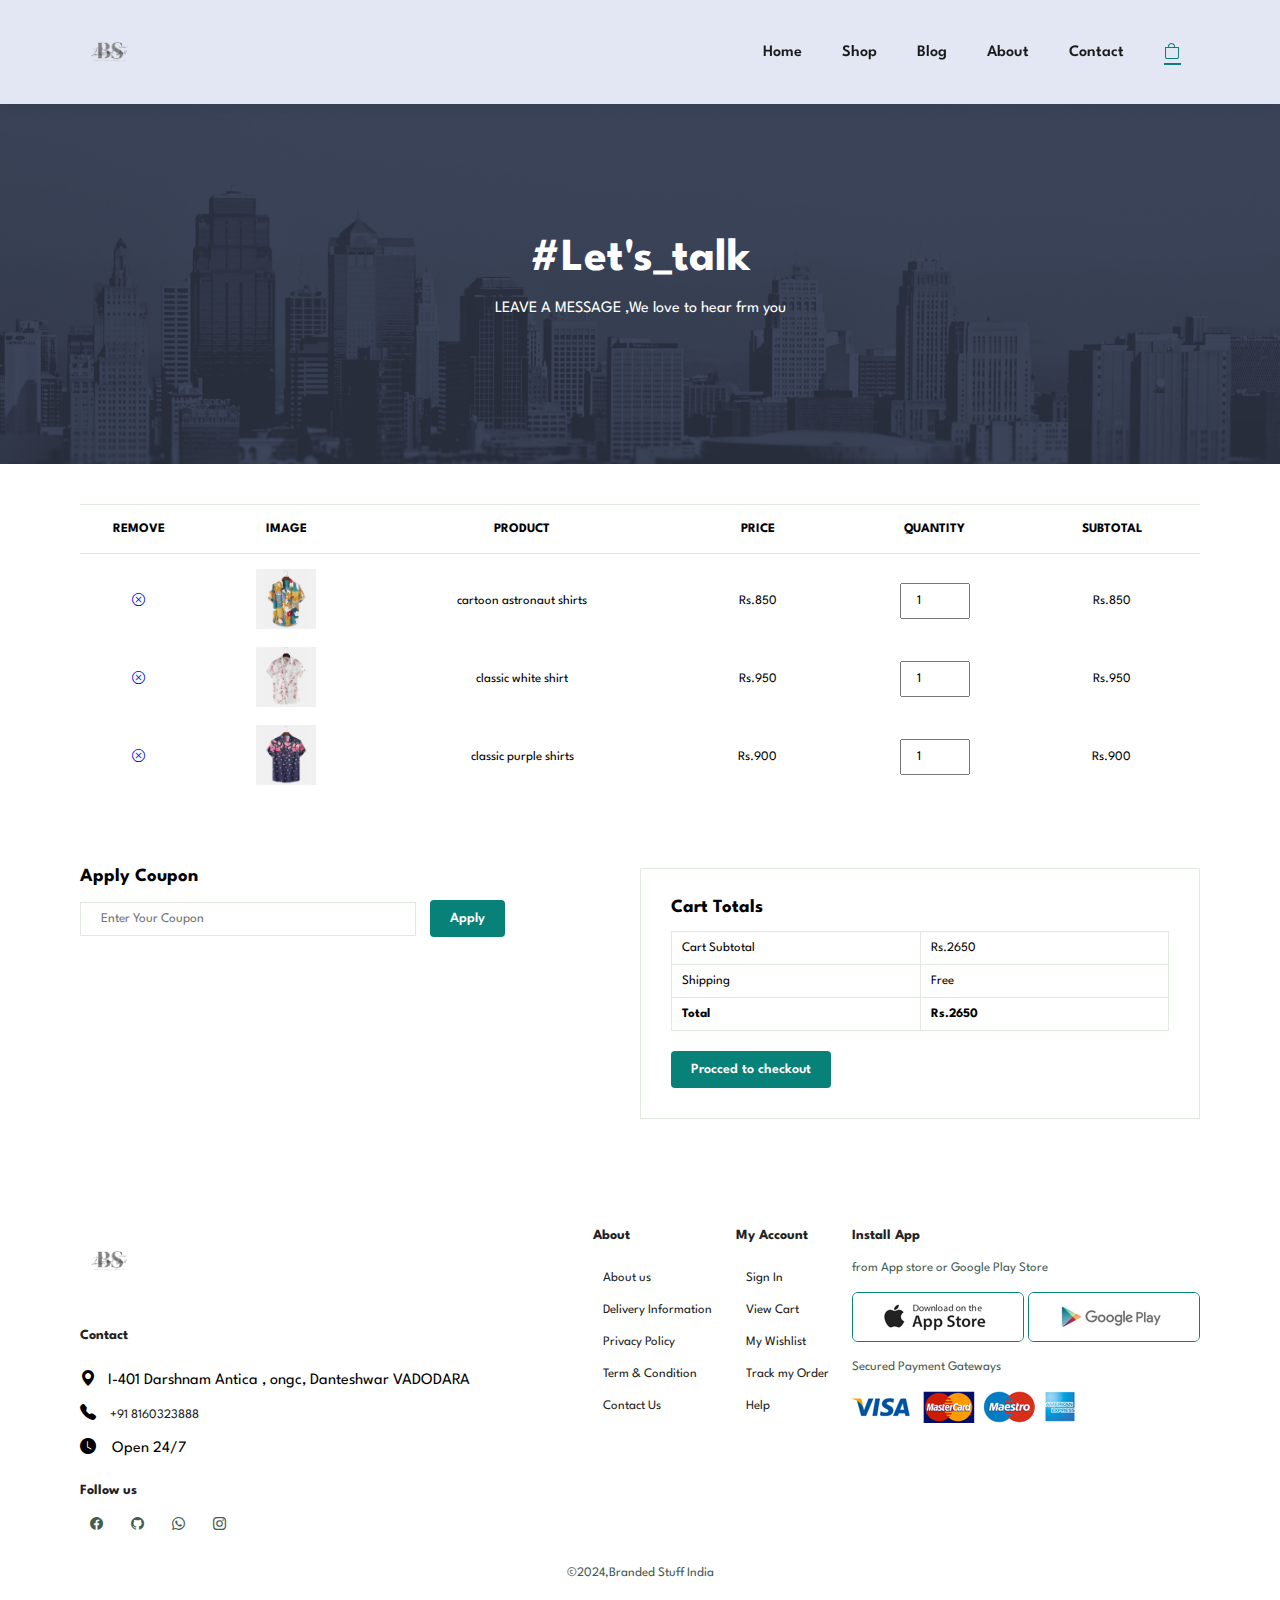
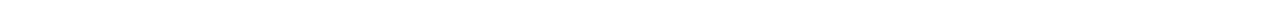
<file: cart.html>
<!DOCTYPE html>
<html lang="en">
<head>
    <meta charset="UTF-8">
    <meta name="viewport" content="width=device-width, initial-scale=1.0">
    <title>Branded Stuff</title>
    <link rel="icon" href="img/branded stuff.png" type="image/icon type">
    <!-- Option 1: Include in HTML -->
    <link rel="stylesheet" href="https://cdn.jsdelivr.net/npm/bootstrap-icons@1.3.0/font/bootstrap-icons.css">
    
    <link rel="stylesheet" href="style.css">
</head>
<body>
    <section id="header">
        <a href="#"><img src="img/branded stuff.png" class
            ="logo" alt=""></a>

        <div>
            <ul id="navbar">
                <li><a href="index.html">Home</a></li>
                <li><a href="shop.html">Shop</a></li>
                <li><a href="blog.html">Blog</a></li>
                <li><a href="about.html">About</a></li>
                <li><a href="contact.html">Contact</a></li>
                <li class="lg-bag"><a class="active"  href="cart.html"><i class="bi bi-bag"></i></a></li>
                <a href="#" id="close"><i class="bi bi-x-circle-fill"></i></a>  
            </ul>
        </div>
        <div id="mobile">
            
            <a href="cart.html" ><i class="bi bi-bag"></i></a>
            <i id="bar" class="bi bi-list"></i>

        </div>    
    </section>


    <section id="page-header" class="about-header">
        <h2>#Let's_talk</h2>
        <p>LEAVE A MESSAGE ,We love to hear frm you</p>
    </section>

    <section id="cart" class="section-p1">
        <table width="100%">
            <thead>
                <tr>
                    <td>Remove</td>
                    <td>Image</td>
                    <td>Product</td>
                    <td>Price</td>
                    <td>Quantity</td>
                    <td>Subtotal</td>
                </tr>
            </thead>
            <tbody>
                <tr>
                    <td><a href="#"><i class="bi bi-x-circle"></i></a></td>
                    <td><img src="img/products/f1.jpg" alt=""></td>
                    <td>cartoon astronaut shirts</td>
                    <td>Rs.850</td>
                    <td><input type="number" value="1"></td>
                    <td>Rs.850</td>
                </tr>
                <tr>
                    <td><a href="#"><i class="bi bi-x-circle"></i></a></td>
                    <td><img src="img/products/f4.jpg" alt=""></td>
                    <td>classic  white shirt</td>
                    <td>Rs.950</td>
                    <td><input type="number" value="1"></td>
                    <td>Rs.950</td>
                </tr>
                <tr>
                    <td><a href="#"><i class="bi bi-x-circle"></i></a></td>
                    <td><img src="img/products/f5.jpg" alt=""></td>
                    <td>classic purple shirts</td>
                    <td>Rs.900</td>
                    <td><input type="number" value="1"></td>
                    <td>Rs.900</td>
                </tr>
            </tbody>
        </table>
    </section>

    <section id="cart-add" class="section-p1">
        <div id="coupon">
            <h3>Apply Coupon</h3>
            <div>
                <input type="text" placeholder="Enter Your Coupon">
                <button class="normal">Apply</button>
            </div>
        </div>
        <div id="subtotal">
            <h3>Cart Totals</h3>
            <table>
                <tr>
                    <td>Cart Subtotal</td>
                    <td>Rs.2650</td>
                </tr>
                <tr>
                    <td>Shipping</td>
                    <td>Free</td>
                </tr>
                <tr>
                    <td><strong>Total</strong></td>
                    <td><strong>Rs.2650</strong></td>
                </tr>
            </table>
            <button class="normal">Procced to checkout</button>

        </div>

    </section>






    <footer class="section-p1">
        <div class="col">
            <img class="logo" src="img/branded stuff.png" alt="">
            <h4>Contact</h4>
            <p><pre><i class="bi bi-geo-alt-fill"></i>   I-401 Darshnam Antica , ongc, Danteshwar VADODARA</pre></p>
            <p><pre><i class="bi bi-telephone-fill"></i> <a href="tel:+918160323888">+91 8160323888</a></pre></p>
            <p><pre><i class="bi bi-clock-fill"></i>    Open 24/7</pre></p>
            
            <div class="follow">
                <h4>Follow us</h4>
                <div class="icon">
                    <a href="https://www.facebook.com/urmit.patel.3975?mibextid=ZbWKwL"><i class="bi bi-facebook"></i></a>
                    <a href="https://github.com/urmit0812"><i class="bi bi-github"></i></a>
                    <a href="https://chat.whatsapp.com/H70yIBK5GeL2Rci6OIMZGc"><i class="bi bi-whatsapp"></i></a>
                    <a href="https://www.instagram.com/urmit_patel_?igsh=dnkweGJwcGY3ZDNu"><i class="bi bi-instagram"></i></a>
                </div>
            </div>
            <br>
            
        </div>
      
        <div class="col">
            <h4>About</h4>
            <a href="">About us</a>
            <a href="">Delivery Information</a>
            <a href="">Privacy Policy</a>
            <a href="">Term & Condition</a>
            <a href="">Contact Us</a>
        </div>

        <div class="col">
            <h4>My Account</h4>
            <a href="">Sign In</a>
            <a href="">View Cart</a>
            <a href="">My Wishlist</a>
            <a href="">Track my Order</a>
            <a href="">Help</a>
        </div>

        <div class="col install">
            <h4>Install App</h4>
            <p>from App store or Google Play Store</p>
            <div class="row">
                <img src="img/pay/app.jpg" alt="">
                <img src="img/pay/play.jpg" alt="">

            </div>
            <p>Secured Payment Gateways</p>
            <img src="img/pay/pay.png" alt="">
        </div>
        <div class="copyright">
            <p>&copy;2024,Branded Stuff India</p>
        </div>

        
            
        
    </footer>


    <script src="script.js"></script>
</body>
</html>
</file>
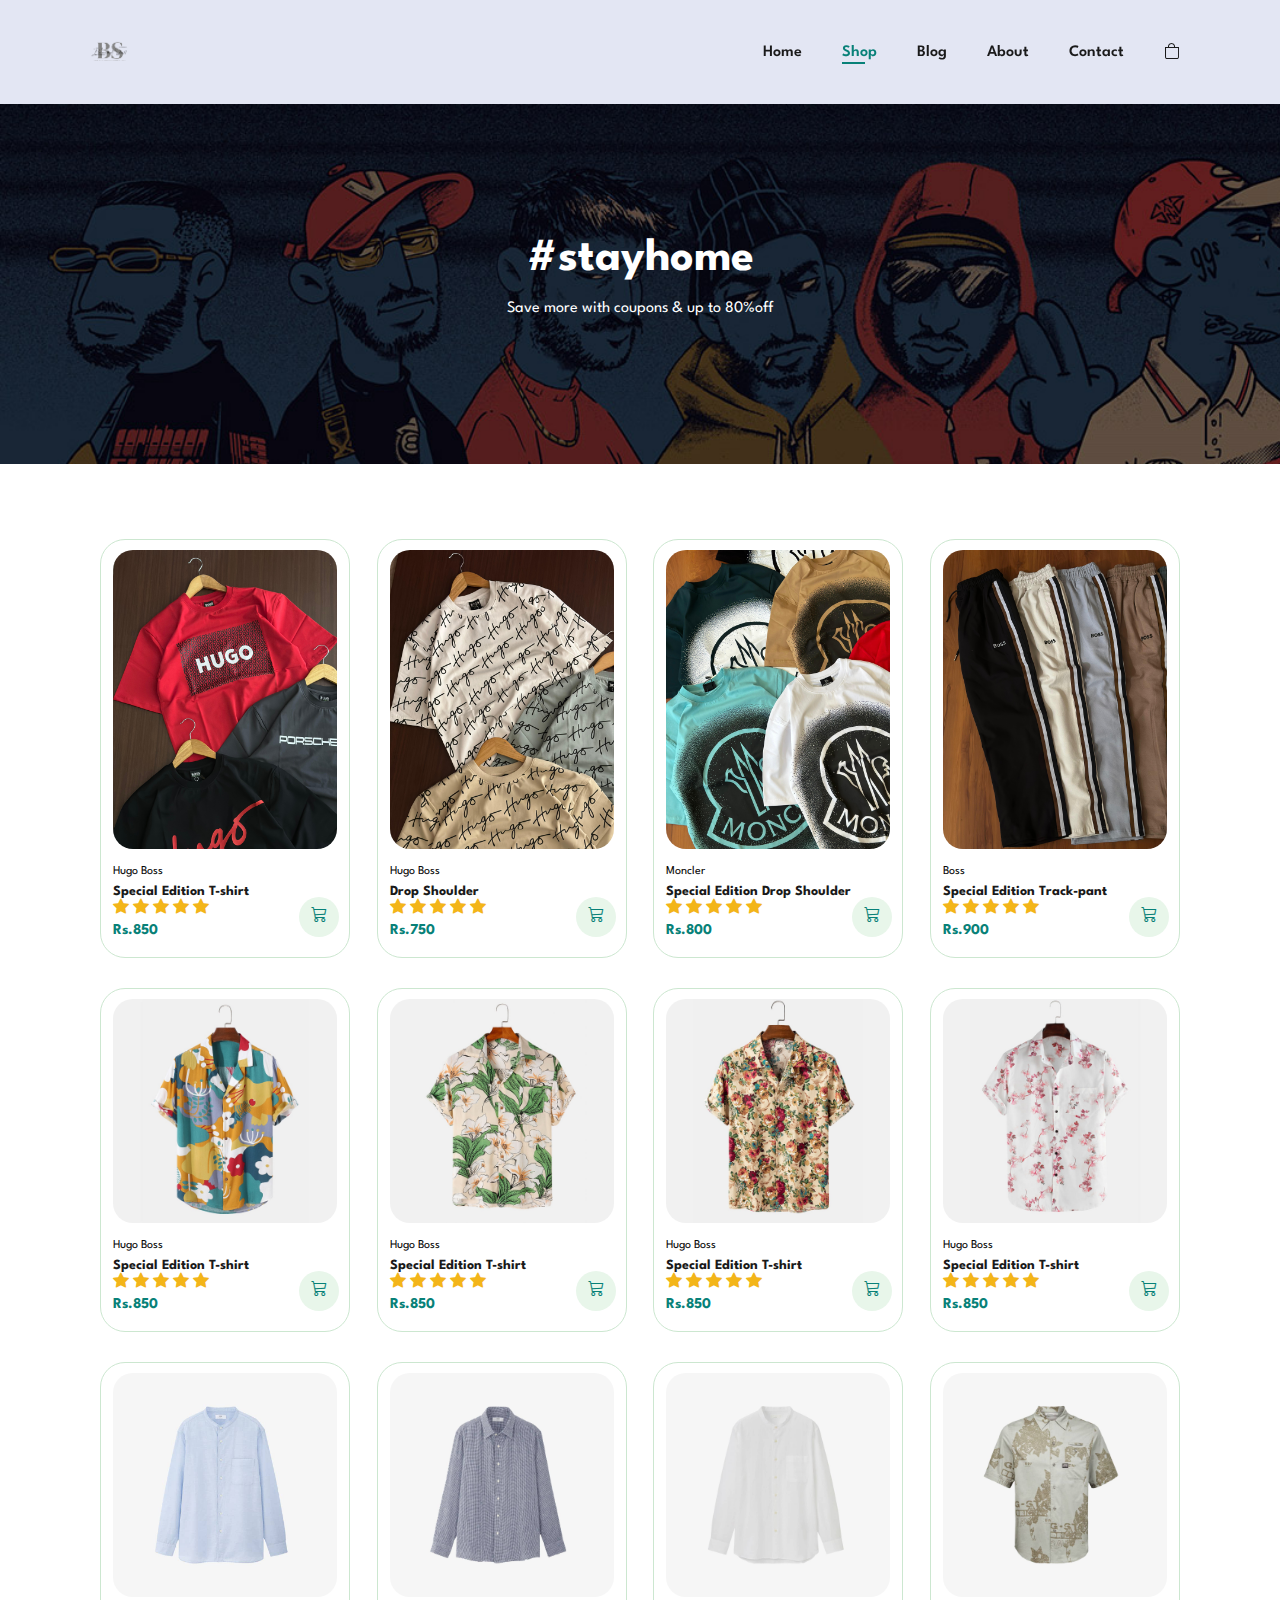
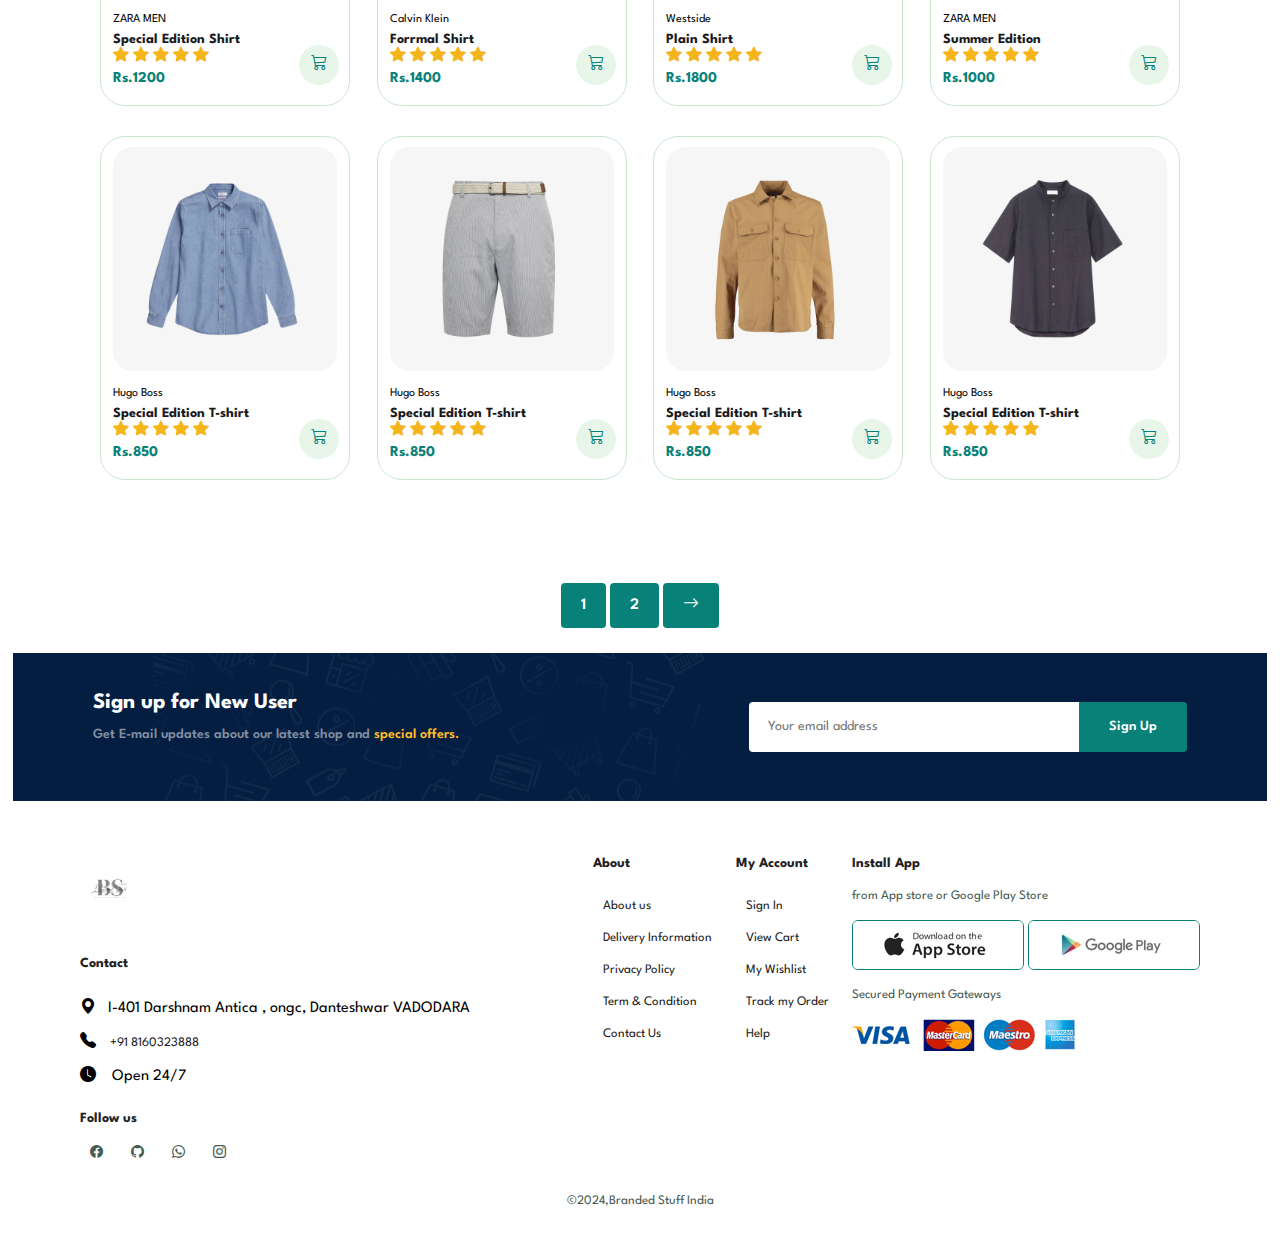
<file: shop.html>
<!DOCTYPE html>
<html lang="en">
<head>
    <meta charset="UTF-8">
    <meta name="viewport" content="width=device-width, initial-scale=1.0">
    <title>Branded Stuff</title>
    <link rel="icon" href="img/branded stuff.png" type="image/icon type">
    <!-- Option 1: Include in HTML -->
    <link rel="stylesheet" href="https://cdn.jsdelivr.net/npm/bootstrap-icons@1.3.0/font/bootstrap-icons.css">
    
    <link rel="stylesheet" href="style.css">
</head>
<body>
    <section id="header">
        <a href="#"><img src="img/branded stuff.png" class
            ="logo" alt=""></a>

        <div>
            <ul id="navbar">
                <li><a href="index.html">Home</a></li>
                <li><a class="active" href="shop.html">Shop</a></li>
                <li><a href="blog.html">Blog</a></li>
                <li><a href="about.html">About</a></li>
                <li><a href="contact.html">Contact</a></li>
                <li class="lg-bag"><a href="cart.html"><i class="bi bi-bag"></i></a></li>
                <a href="#" id="close"><i class="bi bi-x-circle-fill"></i></a>  
            </ul>
        </div>
        <div id="mobile">
            
            <a href="cart.html" ><i class="bi bi-bag"></i></a>
            <i id="bar" class="bi bi-list"></i>

        </div>    
    </section>

    <section id="page-header">
        
        <h2>#stayhome</h2>
        
        <p>Save more with coupons & up to 80%off</p>
      

    </section>

    <section id="product1" class="section-p1">
        
        <div class="pro-container">
            <div class="pro" onclick="window.location.href='sproduct1.html';">
                <img src="img/products/p1.jpg" alt="product">
                <div class="des">
                    <span>Hugo Boss</span>
                    <h5>Special Edition T-shirt</h5>
                    <div class="star">
                        <i class="bi bi-star-fill"></i>
                        <i class="bi bi-star-fill"></i>
                        <i class="bi bi-star-fill"></i>
                        <i class="bi bi-star-fill"></i>
                        <i class="bi bi-star-fill"></i>
                       
                    </div>
                    <h4>Rs.850</h4>
                </div>
                <div>
                    <a href="#"> <i class="bi bi-cart3 cart"></i></a>
                </div>
            </div>
            <div class="pro">
                <img src="img/products/p2.jpg" alt="product">
                <div class="des">
                    <span>Hugo Boss</span>
                    <h5>Drop Shoulder</h5>
                    <div class="star">
                        <i class="bi bi-star-fill"></i>
                        <i class="bi bi-star-fill"></i>
                        <i class="bi bi-star-fill"></i>
                        <i class="bi bi-star-fill"></i>
                        <i class="bi bi-star-fill"></i>
                       
                    </div>
                    <h4>Rs.750</h4>
                </div>
                <div>
                    <a href="#"> <i class="bi bi-cart3 cart"></i></a>
                </div>
            </div>
            <div class="pro">
                <img src="img/products/p3.jpg" alt="product">
                <div class="des">
                    <span>Moncler</span>
                    <h5>Special Edition Drop Shoulder</h5>
                    <div class="star">
                        <i class="bi bi-star-fill"></i>
                        <i class="bi bi-star-fill"></i>
                        <i class="bi bi-star-fill"></i>
                        <i class="bi bi-star-fill"></i>
                        <i class="bi bi-star-fill"></i>
                       
                    </div>
                    <h4>Rs.800</h4>
                </div>
                <div>
                    <a href="#"> <i class="bi bi-cart3 cart"></i></a>
                </div>
            </div>
            <div class="pro">
                <img src="img/products/p4.jpg" alt="product">
                <div class="des">
                    <span>Boss</span>
                    <h5>Special Edition Track-pant</h5>
                    <div class="star">
                        <i class="bi bi-star-fill"></i>
                        <i class="bi bi-star-fill"></i>
                        <i class="bi bi-star-fill"></i>
                        <i class="bi bi-star-fill"></i>
                        <i class="bi bi-star-fill"></i>
                       
                    </div>
                    <h4>Rs.900</h4>
                </div>
                <div>
                    <a href="#"> <i class="bi bi-cart3 cart"></i></a>
                </div>
            </div>
            <div class="pro" onclick="window.location.href='sproduct.html';">
                <img src="img/products/f1.jpg" alt="product">
                <div class="des">
                    <span>Hugo Boss</span>
                    <h5>Special Edition T-shirt</h5>
                    <div class="star">
                        <i class="bi bi-star-fill"></i>
                        <i class="bi bi-star-fill"></i>
                        <i class="bi bi-star-fill"></i>
                        <i class="bi bi-star-fill"></i>
                        <i class="bi bi-star-fill"></i>
                       
                    </div>
                    <h4>Rs.850</h4>
                </div>
                <div>
                    <a href="#"> <i class="bi bi-cart3 cart"></i></a>
                </div>
            </div>
            <div class="pro">
                <img src="img/products/f2.jpg" alt="product">
                <div class="des">
                    <span>Hugo Boss</span>
                    <h5>Special Edition T-shirt</h5>
                    <div class="star">
                        <i class="bi bi-star-fill"></i>
                        <i class="bi bi-star-fill"></i>
                        <i class="bi bi-star-fill"></i>
                        <i class="bi bi-star-fill"></i>
                        <i class="bi bi-star-fill"></i>
                       
                    </div>
                    <h4>Rs.850</h4>
                </div>
                <div>
                    <a href="#"> <i class="bi bi-cart3 cart"></i></a>
                </div>
            </div>
            <div class="pro">
                <img src="img/products/f3.jpg" alt="product">
                <div class="des">
                    <span>Hugo Boss</span>
                    <h5>Special Edition T-shirt</h5>
                    <div class="star">
                        <i class="bi bi-star-fill"></i>
                        <i class="bi bi-star-fill"></i>
                        <i class="bi bi-star-fill"></i>
                        <i class="bi bi-star-fill"></i>
                        <i class="bi bi-star-fill"></i>
                       
                    </div>
                    <h4>Rs.850</h4>
                </div>
                <div>
                    <a href="#"> <i class="bi bi-cart3 cart"></i></a>
                </div>
            </div>
            <div class="pro">
                <img src="img/products/f4.jpg" alt="product">
                <div class="des">
                    <span>Hugo Boss</span>
                    <h5>Special Edition T-shirt</h5>
                    <div class="star">
                        <i class="bi bi-star-fill"></i>
                        <i class="bi bi-star-fill"></i>
                        <i class="bi bi-star-fill"></i>
                        <i class="bi bi-star-fill"></i>
                        <i class="bi bi-star-fill"></i>
                       
                    </div>
                    <h4>Rs.850</h4>
                </div>
                
                <a href="#"> <i class="bi bi-cart3 cart"></i></a>
                
            </div>
            <div class="pro">
                <img src="img/products/n1.jpg" alt="product">
                <div class="des">
                    <span>ZARA MEN</span>
                    <h5>Special Edition Shirt</h5>
                    <div class="star">
                        <i class="bi bi-star-fill"></i>
                        <i class="bi bi-star-fill"></i>
                        <i class="bi bi-star-fill"></i>
                        <i class="bi bi-star-fill"></i>
                        <i class="bi bi-star-fill"></i>
                       
                    </div>
                    <h4>Rs.1200</h4>
                </div>
                <div>
                    <a href="#"> <i class="bi bi-cart3 cart"></i></a>
                </div>
            </div>
            <div class="pro">
                <img src="img/products/n2.jpg" alt="product">
                <div class="des">
                    <span>Calvin Klein</span>
                    <h5>Forrmal Shirt</h5>
                    <div class="star">
                        <i class="bi bi-star-fill"></i>
                        <i class="bi bi-star-fill"></i>
                        <i class="bi bi-star-fill"></i>
                        <i class="bi bi-star-fill"></i>
                        <i class="bi bi-star-fill"></i>
                       
                    </div>
                    <h4>Rs.1400</h4>
                </div>
                <div>
                    <a href="#"> <i class="bi bi-cart3 cart"></i></a>
                </div>
            </div>
            <div class="pro">
                <img src="img/products/n3.jpg" alt="product">
                <div class="des">
                    <span>Westside</span>
                    <h5>Plain Shirt</h5>
                    <div class="star">
                        <i class="bi bi-star-fill"></i>
                        <i class="bi bi-star-fill"></i>
                        <i class="bi bi-star-fill"></i>
                        <i class="bi bi-star-fill"></i>
                        <i class="bi bi-star-fill"></i>
                       
                    </div>
                    <h4>Rs.1800</h4>
                </div>
                <div>
                    <a href="#"> <i class="bi bi-cart3 cart"></i></a>
                </div>
            </div>
            <div class="pro">
                <img src="img/products/n4.jpg" alt="product">
                <div class="des">
                    <span>ZARA MEN</span>
                    <h5>Summer Edition</h5>
                    <div class="star">
                        <i class="bi bi-star-fill"></i>
                        <i class="bi bi-star-fill"></i>
                        <i class="bi bi-star-fill"></i>
                        <i class="bi bi-star-fill"></i>
                        <i class="bi bi-star-fill"></i>
                       
                    </div>
                    <h4>Rs.1000</h4>
                </div>
                <div>
                    <a href="#"> <i class="bi bi-cart3 cart"></i></a>
                </div>
            </div>
            <div class="pro">
                <img src="img/products/n5.jpg" alt="product">
                <div class="des">
                    <span>Hugo Boss</span>
                    <h5>Special Edition T-shirt</h5>
                    <div class="star">
                        <i class="bi bi-star-fill"></i>
                        <i class="bi bi-star-fill"></i>
                        <i class="bi bi-star-fill"></i>
                        <i class="bi bi-star-fill"></i>
                        <i class="bi bi-star-fill"></i>
                       
                    </div>
                    <h4>Rs.850</h4>
                </div>
                <div>
                    <a href="#"> <i class="bi bi-cart3 cart"></i></a>
                </div>
            </div>
            <div class="pro">
                <img src="img/products/n6.jpg" alt="product">
                <div class="des">
                    <span>Hugo Boss</span>
                    <h5>Special Edition T-shirt</h5>
                    <div class="star">
                        <i class="bi bi-star-fill"></i>
                        <i class="bi bi-star-fill"></i>
                        <i class="bi bi-star-fill"></i>
                        <i class="bi bi-star-fill"></i>
                        <i class="bi bi-star-fill"></i>
                       
                    </div>
                    <h4>Rs.850</h4>
                </div>
                <div>
                    <a href="#"> <i class="bi bi-cart3 cart"></i></a>
                </div>
            </div>
            <div class="pro">
                <img src="img/products/n7.jpg" alt="product">
                <div class="des">
                    <span>Hugo Boss</span>
                    <h5>Special Edition T-shirt</h5>
                    <div class="star">
                        <i class="bi bi-star-fill"></i>
                        <i class="bi bi-star-fill"></i>
                        <i class="bi bi-star-fill"></i>
                        <i class="bi bi-star-fill"></i>
                        <i class="bi bi-star-fill"></i>
                       
                    </div>
                    <h4>Rs.850</h4>
                </div>
                <div>
                    <a href="#"> <i class="bi bi-cart3 cart"></i></a>
                </div>
            </div>
            <div class="pro">
                <img src="img/products/n8.jpg" alt="product">
                <div class="des">
                    <span>Hugo Boss</span>
                    <h5>Special Edition T-shirt</h5>
                    <div class="star">
                        <i class="bi bi-star-fill"></i>
                        <i class="bi bi-star-fill"></i>
                        <i class="bi bi-star-fill"></i>
                        <i class="bi bi-star-fill"></i>
                        <i class="bi bi-star-fill"></i>
                       
                    </div>
                    <h4>Rs.850</h4>
                </div>
                <div>
                    <a href="#"> <i class="bi bi-cart3 cart"></i></a>
                </div>
            </div>
        </div>
    </section>   
    
    <section id="pagination" class="section-p1">
        <a href="#">1</a>
        <a href="#">2</a>
        <a href="#"><i class="bi bi-arrow-right"></i></a>
    </section>
   

    <section id="newsletter" class="section-p1 section-p1">
        <div class="newstest">
            <h4>Sign up for New User</h4>
            <p>Get E-mail updates about our latest shop and <span>special offers.</samp></p>
        </div>
        <div class="form">
            <input type="text" placeholder="Your email address">
            <button class="normal">Sign Up</button>
        </div>
    </section>

    <footer class="section-p1">
        <div class="col">
            <img class="logo" src="img/branded stuff.png" alt="">
            <h4>Contact</h4>
            <p><pre><i class="bi bi-geo-alt-fill"></i>   I-401 Darshnam Antica , ongc, Danteshwar VADODARA</pre></p>
            <p><pre><i class="bi bi-telephone-fill"></i> <a href="tel:+918160323888">+91 8160323888</a></pre></p>
            <p><pre><i class="bi bi-clock-fill"></i>    Open 24/7</pre></p>
            
            <div class="follow">
                <h4>Follow us</h4>
                <div class="icon">
                    <a href="https://www.facebook.com/urmit.patel.3975?mibextid=ZbWKwL"><i class="bi bi-facebook"></i></a>
                    <a href="https://github.com/urmit0812"><i class="bi bi-github"></i></a>
                    <a href="https://chat.whatsapp.com/H70yIBK5GeL2Rci6OIMZGc"><i class="bi bi-whatsapp"></i></a>
                    <a href="https://www.instagram.com/urmit_patel_?igsh=dnkweGJwcGY3ZDNu"><i class="bi bi-instagram"></i></a>
                </div>
            </div>
            <br>
            
        </div>
      
        <div class="col">
            <h4>About</h4>
            <a href="">About us</a>
            <a href="">Delivery Information</a>
            <a href="">Privacy Policy</a>
            <a href="">Term & Condition</a>
            <a href="">Contact Us</a>
        </div>

        <div class="col">
            <h4>My Account</h4>
            <a href="">Sign In</a>
            <a href="">View Cart</a>
            <a href="">My Wishlist</a>
            <a href="">Track my Order</a>
            <a href="">Help</a>
        </div>

        <div class="col install">
            <h4>Install App</h4>
            <p>from App store or Google Play Store</p>
            <div class="row">
                <img src="img/pay/app.jpg" alt="">
                <img src="img/pay/play.jpg" alt="">

            </div>
            <p>Secured Payment Gateways</p>
            <img src="img/pay/pay.png" alt="">
        </div>
        <div class="copyright">
            <p>&copy;2024,Branded Stuff India</p>
        </div>

        
            
        
    </footer>


    <script src="script.js"></script>
</body>
</html>
</file>
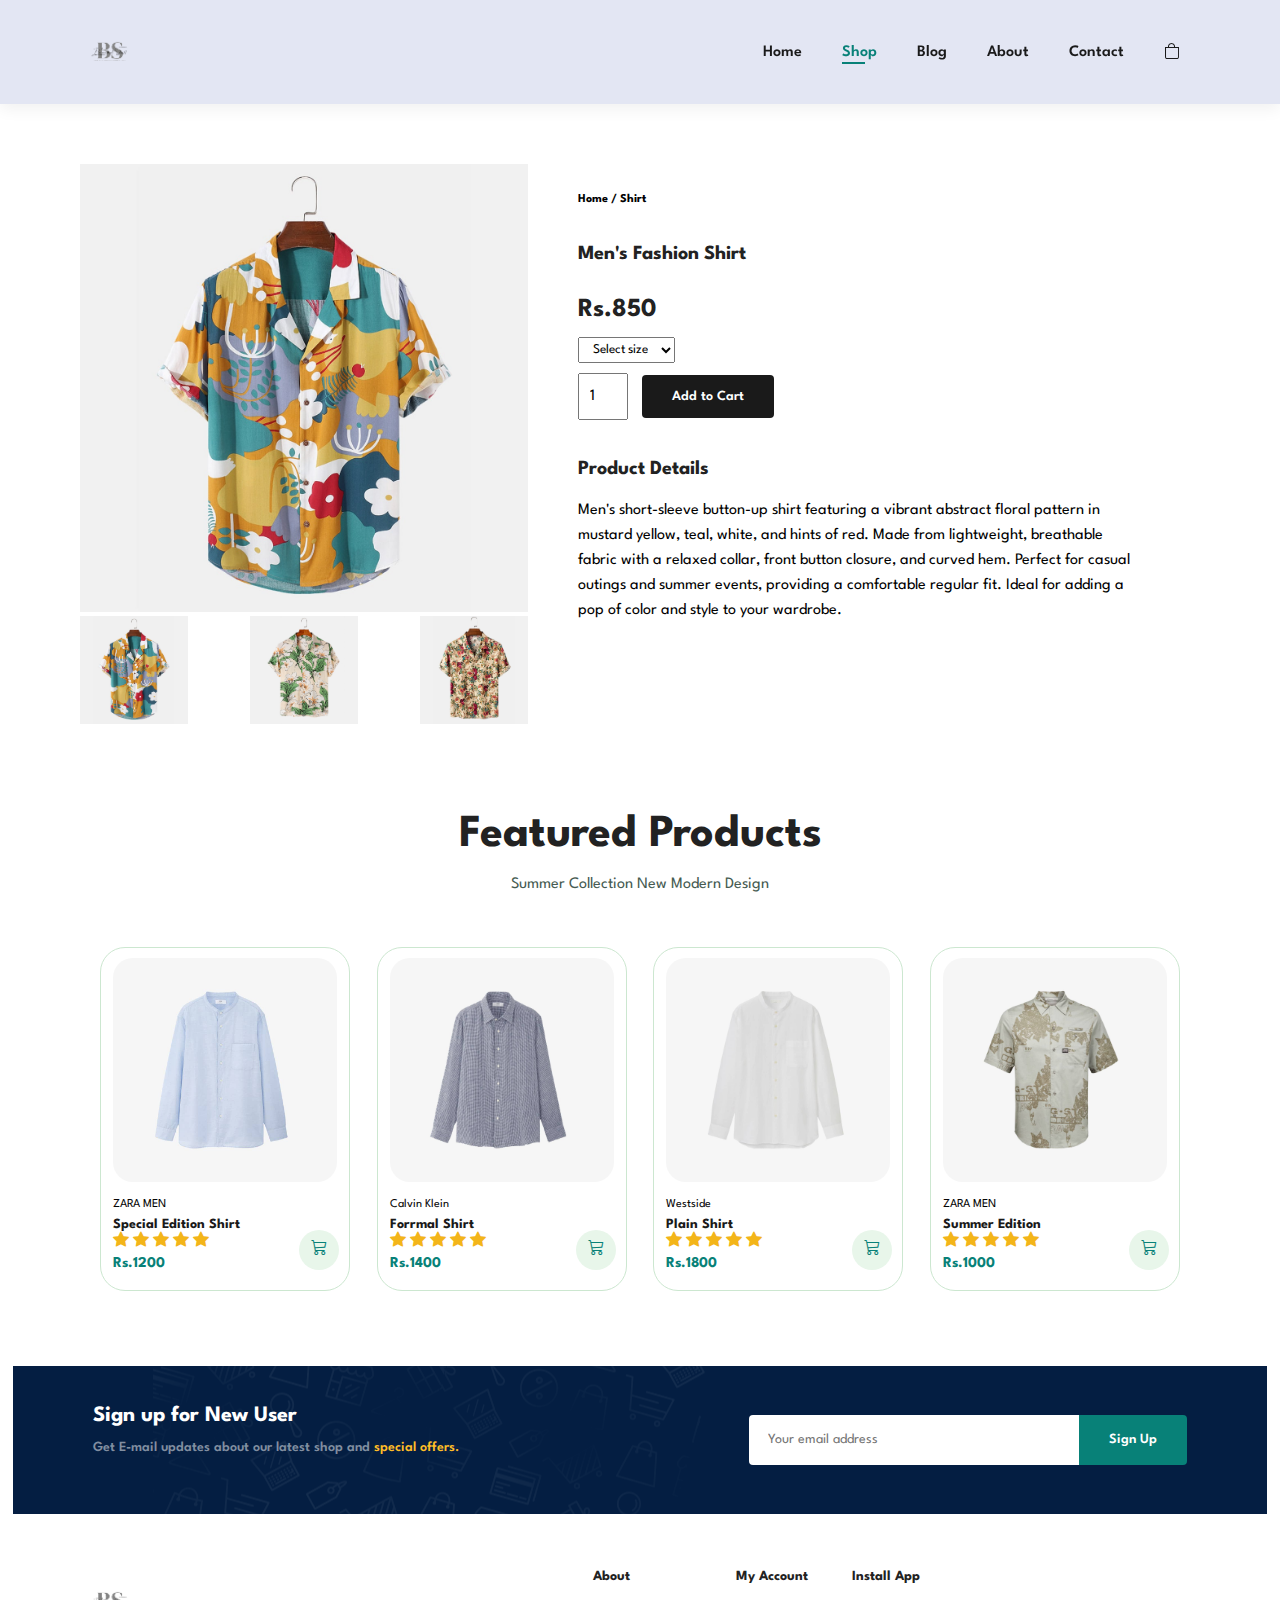
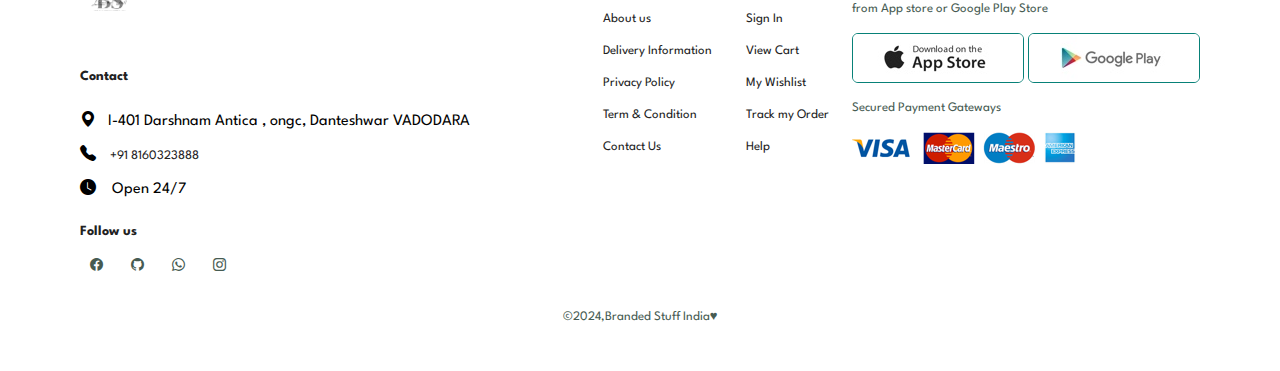
<file: sproduct.html>
<!DOCTYPE html>
<html lang="en">
<head>
    <meta charset="UTF-8">
    <meta name="viewport" content="width=device-width, initial-scale=1.0">
    <title>Branded Stuff</title>
    <link rel="icon" href="img/branded stuff.png" type="image/icon type">
    <!-- Option 1: Include in HTML -->
    <link rel="stylesheet" href="https://cdn.jsdelivr.net/npm/bootstrap-icons@1.3.0/font/bootstrap-icons.css">
    
    <link rel="stylesheet" href="style.css">
</head>
<body>
    <section id="header">
        <a href="#"><img src="img/branded stuff.png" class
            ="logo" alt=""></a>

        <div>
            <ul id="navbar">
                <li><a href="index.html">Home</a></li>
                <li><a class="active" href="shop.html">Shop</a></li>
                <li><a href="blog.html">Blog</a></li>
                <li><a href="about.html">About</a></li>
                <li><a href="contact.html">Contact</a></li>
                <li class="lg-bag"><a href="cart.html"><i class="bi bi-bag"></i></a></li>
                <a href="#" id="close"><i class="bi bi-x-circle-fill"></i></a>  
            </ul>
        </div>
        <div id="mobile">
            
            <a href="cart.html" ><i class="bi bi-bag"></i></a>
            <i id="bar" class="bi bi-list"></i>

        </div>    
    </section>

    <section  id="prodetails" class="section-p1">
        <div  class="single-pro-image">
            <img src="img/products/f1.jpg" width="100%" id="MainImg" alt="">

            <div class="small-img-group">
                <div class="small-img-col">
                    <img src="img/products/f1.jpg" width="100% " class="small-img" alt="">
                </div>
                <div class="small-img-col">
                    <img src="img/products/f2.jpg" width="100%" class="small-img" alt="">
                </div>
                <div class="small-img-col">
                    <img src="img/products/f3.jpg" width="100%" class="small-img" alt="">
                </div>
                
                
            </div>
        </div>
        <div class="single-pro-details">
            <h6>Home / Shirt</h6>
            <h4>Men's Fashion Shirt</h4>
            <h2>Rs.850 </h2>
            <select>
                <option>Select size</option>
                
                <option>S</option>
                <option>M</option>
                <option>L</option>
                <option>XL</option>
                <option>XXL</option>
                
            </select>
            <input type="number" value="1">
            <button class="normal">Add to Cart</button>
            <h4>Product Details</h4>
            <span>Men's short-sleeve button-up shirt featuring a vibrant abstract floral pattern in mustard yellow, teal, white, and hints of red. Made from lightweight, breathable fabric with a relaxed collar, front button closure, and curved hem. Perfect for casual outings and summer events, providing a comfortable regular fit. Ideal for adding a pop of color and style to your wardrobe. </span>
        </div>

    </section>

    



    <section id="product1" class="section-p1">
        <h2>Featured Products</h2>
        <p>Summer Collection New Modern Design</p>
        <div class="pro-container">
            <div class="pro">
                <img src="img/products/n1.jpg" alt="product">
                <div class="des">
                    <span>ZARA MEN</span>
                    <h5>Special Edition Shirt</h5>
                    <div class="star">
                        <i class="bi bi-star-fill"></i>
                        <i class="bi bi-star-fill"></i>
                        <i class="bi bi-star-fill"></i>
                        <i class="bi bi-star-fill"></i>
                        <i class="bi bi-star-fill"></i>
                       
                    </div>
                    <h4>Rs.1200</h4>
                </div>
                <div>
                    <a href="#"> <i class="bi bi-cart3 cart"></i></a>
                </div>
            </div>
            <div class="pro">
                <img src="img/products/n2.jpg" alt="product">
                <div class="des">
                    <span>Calvin Klein</span>
                    <h5>Forrmal Shirt</h5>
                    <div class="star">
                        <i class="bi bi-star-fill"></i>
                        <i class="bi bi-star-fill"></i>
                        <i class="bi bi-star-fill"></i>
                        <i class="bi bi-star-fill"></i>
                        <i class="bi bi-star-fill"></i>
                       
                    </div>
                    <h4>Rs.1400</h4>
                </div>
                <div>
                    <a href="#"> <i class="bi bi-cart3 cart"></i></a>
                </div>
            </div>
            <div class="pro">
                <img src="img/products/n3.jpg" alt="product">
                <div class="des">
                    <span>Westside</span>
                    <h5>Plain Shirt</h5>
                    <div class="star">
                        <i class="bi bi-star-fill"></i>
                        <i class="bi bi-star-fill"></i>
                        <i class="bi bi-star-fill"></i>
                        <i class="bi bi-star-fill"></i>
                        <i class="bi bi-star-fill"></i>
                       
                    </div>
                    <h4>Rs.1800</h4>
                </div>
                <div>
                    <a href="#"> <i class="bi bi-cart3 cart"></i></a>
                </div>
            </div>
            <div class="pro">
                <img src="img/products/n4.jpg" alt="product">
                <div class="des">
                    <span>ZARA MEN</span>
                    <h5>Summer Edition</h5>
                    <div class="star">
                        <i class="bi bi-star-fill"></i>
                        <i class="bi bi-star-fill"></i>
                        <i class="bi bi-star-fill"></i>
                        <i class="bi bi-star-fill"></i>
                        <i class="bi bi-star-fill"></i>
                       
                    </div>
                    <h4>Rs.1000</h4>
                </div>
                <div>
                    <a href="#"> <i class="bi bi-cart3 cart"></i></a>
                </div>
            </div>
            
        </div>
    </section>  
    <section id="newsletter" class="section-p1 section-p1">
        <div class="newstest">
            <h4>Sign up for New User</h4>
            <p>Get E-mail updates about our latest shop and <span>special offers.</samp></p>
        </div>
        <div class="form">
            <input type="text" placeholder="Your email address">
            <button class="normal">Sign Up</button>
        </div>
    </section>

    <footer class="section-p1">
        <div class="col">
            <img class="logo" src="img/branded stuff.png" alt="">
            <h4>Contact</h4>
            <p><pre><i class="bi bi-geo-alt-fill"></i>   I-401 Darshnam Antica , ongc, Danteshwar VADODARA</pre></p>
            <p><pre><i class="bi bi-telephone-fill"></i> <a href="tel:+918160323888">+91 8160323888</a></pre></p>
            <p><pre><i class="bi bi-clock-fill"></i>    Open 24/7</pre></p>
            
            <div class="follow">
                <h4>Follow us</h4>
                <div class="icon">
                    <a href="https://www.facebook.com/urmit.patel.3975?mibextid=ZbWKwL"><i class="bi bi-facebook"></i></a>
                    <a href="https://github.com/urmit0812"><i class="bi bi-github"></i></a>
                    <a href="https://chat.whatsapp.com/H70yIBK5GeL2Rci6OIMZGc"><i class="bi bi-whatsapp"></i></a>
                    <a href="https://www.instagram.com/urmit_patel_?igsh=dnkweGJwcGY3ZDNu"><i class="bi bi-instagram"></i></a>
                </div>
            </div>
            <br>
            
        </div>
      
        <div class="col">
            <h4>About</h4>
            <a href="">About us</a>
            <a href="">Delivery Information</a>
            <a href="">Privacy Policy</a>
            <a href="">Term & Condition</a>
            <a href="">Contact Us</a>
        </div>

        <div class="col">
            <h4>My Account</h4>
            <a href="">Sign In</a>
            <a href="">View Cart</a>
            <a href="">My Wishlist</a>
            <a href="">Track my Order</a>
            <a href="">Help</a>
        </div>

        <div class="col install">
            <h4>Install App</h4>
            <p>from App store or Google Play Store</p>
            <div class="row">
                <img src="img/pay/app.jpg" alt="">
                <img src="img/pay/play.jpg" alt="">

            </div>
            <p>Secured Payment Gateways</p>
            <img src="img/pay/pay.png" alt="">
        </div>
        <div class="copyright">
            <p>&copy;2024,Branded Stuff India&hearts;</p>
        </div>

        
            
        
    </footer>

    <script>
        var MainImg= document.getElementById("MainImg");
        var smallimg= document.getElementsByClassName("small-img");

        smallimg[0].onclick = function(){
            MainImg.src = smallimg[0].src;
        }
        smallimg[1].onclick = function(){
            MainImg.src = smallimg[1].src;
        }
        smallimg[2].onclick = function(){
            MainImg.src = smallimg[2].src;
        }
        smallimg[3].onclick = function(){
            MainImg.src = smallimg[3].src;
        }

    </script>


    <script src="script.js"></script>
</body>
</html>
</file>
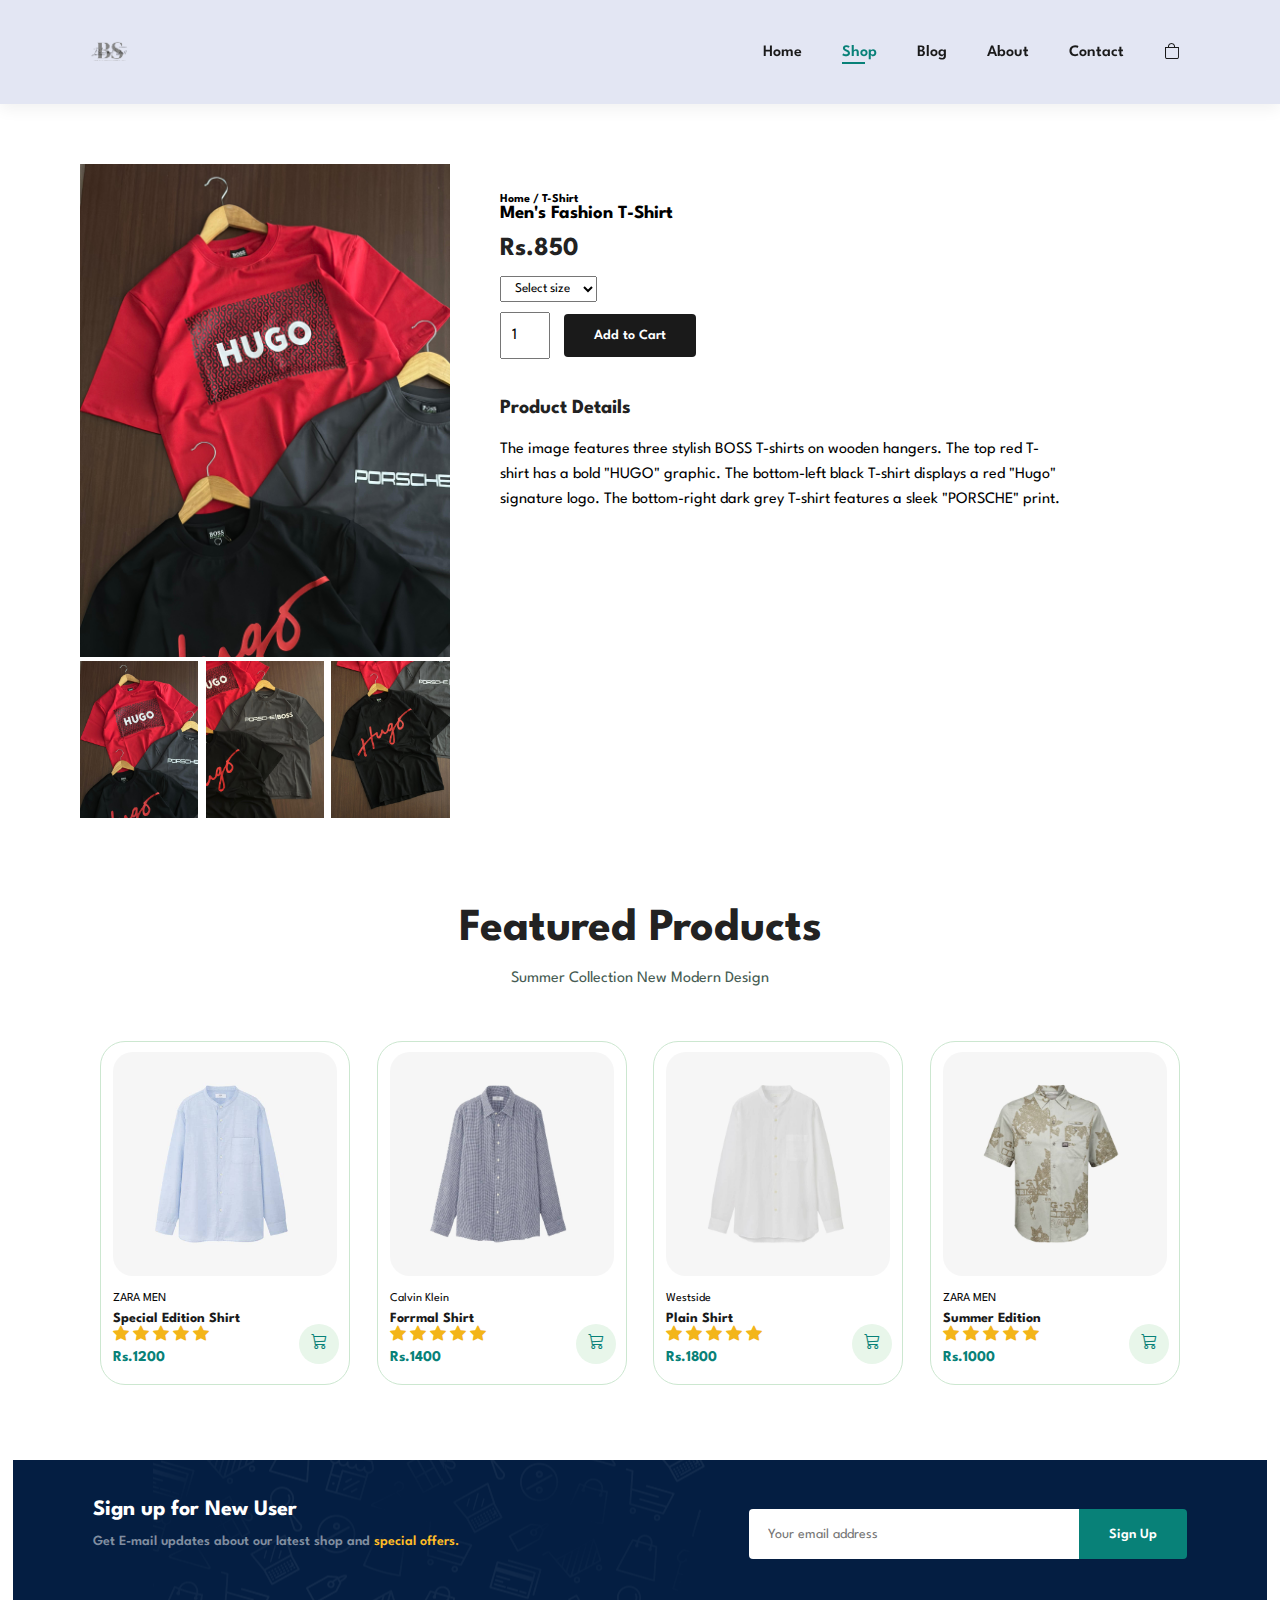
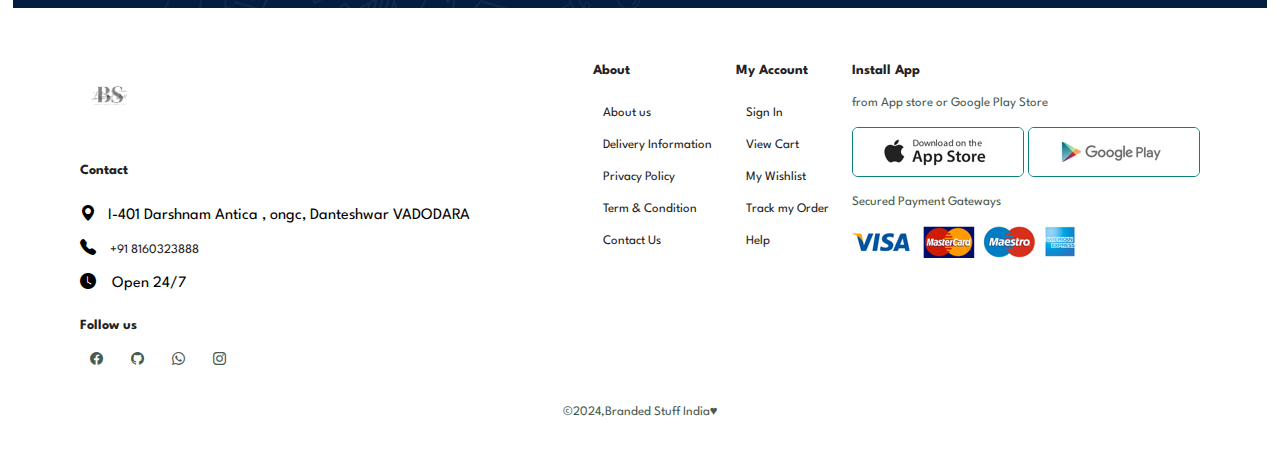
<file: sproduct1.html>
<!DOCTYPE html>
<html lang="en">
<head>
    <meta charset="UTF-8">
    <meta name="viewport" content="width=device-width, initial-scale=1.0">
    <title>Branded Stuff</title>
    <link rel="icon" href="img/branded stuff.png" type="image/icon type">
    <!-- Option 1: Include in HTML -->
    <link rel="stylesheet" href="https://cdn.jsdelivr.net/npm/bootstrap-icons@1.3.0/font/bootstrap-icons.css">
    
    <link rel="stylesheet" href="style.css">
</head>
<body>
    <section id="header">
        <a href="#"><img src="img/branded stuff.png" class
            ="logo" alt=""></a>

        <div>
            <ul id="navbar">
                <li><a href="index.html">Home</a></li>
                <li><a class="active" href="shop.html">Shop</a></li>
                <li><a href="blog.html">Blog</a></li>
                <li><a href="about.html">About</a></li>
                <li><a href="contact.html">Contact</a></li>
                <li class="lg-bag"><a href="cart.html"><i class="bi bi-bag"></i></a></li>
                <a href="#" id="close"><i class="bi bi-x-circle-fill"></i></a>  
            </ul>
        </div>
        <div id="mobile">
            
            <a href="cart.html" ><i class="bi bi-bag"></i></a>
            <i id="bar" class="bi bi-list"></i>

        </div>    
    </section>

    <section  id="prodetails" class="section-p1">
        <div  class="single-pro-image1">
            <img src="img/products/p1.jpg" width="100%" id="MainImg" alt="">

            <div class="small-img-group1">
                <div class="small-img-col1">
                    <img src="img/products/p1.jpg" width="100% " class="small-img" alt="">
                </div>
                <div class="small-img-col1">
                    <img src="img/products/hugo1.jpg" width="100%" class="small-img" alt="">
                </div>
                <div class="small-img-col1">
                    <img src="img/products/hugo2.jpg" width="100%" class="small-img" alt="">
                </div>
                
                
            </div>
        </div>
        <div class="single-pro-details1">
            <h6>Home / T-Shirt</h6>
            <h3>Men's Fashion T-Shirt</h3>
            <h2>Rs.850 </h2>
            <select>
                <option>Select size</option>
                
                <option>S</option>
                <option>M</option>
                <option>L</option>
                <option>XL</option>
                <option>XXL</option>
                
            </select>
            <input type="number" value="1">
            <button class="normal">Add to Cart</button>
            <h4>Product Details</h4>
            <span>The image features three stylish BOSS T-shirts on wooden hangers. The top red T-shirt has a bold "HUGO" graphic. The bottom-left black T-shirt displays a red "Hugo" signature logo. The bottom-right dark grey T-shirt features a sleek "PORSCHE" print.</span>
        </div>

    </section>

    



    <section id="product1" class="section-p1">
        <h2>Featured Products</h2>
        <p>Summer Collection New Modern Design</p>
        <div class="pro-container">
            <div class="pro">
                <img src="img/products/n1.jpg" alt="product">
                <div class="des">
                    <span>ZARA MEN</span>
                    <h5>Special Edition Shirt</h5>
                    <div class="star">
                        <i class="bi bi-star-fill"></i>
                        <i class="bi bi-star-fill"></i>
                        <i class="bi bi-star-fill"></i>
                        <i class="bi bi-star-fill"></i>
                        <i class="bi bi-star-fill"></i>
                       
                    </div>
                    <h4>Rs.1200</h4>
                </div>
                <div>
                    <a href="#"> <i class="bi bi-cart3 cart"></i></a>
                </div>
            </div>
            <div class="pro">
                <img src="img/products/n2.jpg" alt="product">
                <div class="des">
                    <span>Calvin Klein</span>
                    <h5>Forrmal Shirt</h5>
                    <div class="star">
                        <i class="bi bi-star-fill"></i>
                        <i class="bi bi-star-fill"></i>
                        <i class="bi bi-star-fill"></i>
                        <i class="bi bi-star-fill"></i>
                        <i class="bi bi-star-fill"></i>
                       
                    </div>
                    <h4>Rs.1400</h4>
                </div>
                <div>
                    <a href="#"> <i class="bi bi-cart3 cart"></i></a>
                </div>
            </div>
            <div class="pro">
                <img src="img/products/n3.jpg" alt="product">
                <div class="des">
                    <span>Westside</span>
                    <h5>Plain Shirt</h5>
                    <div class="star">
                        <i class="bi bi-star-fill"></i>
                        <i class="bi bi-star-fill"></i>
                        <i class="bi bi-star-fill"></i>
                        <i class="bi bi-star-fill"></i>
                        <i class="bi bi-star-fill"></i>
                       
                    </div>
                    <h4>Rs.1800</h4>
                </div>
                <div>
                    <a href="#"> <i class="bi bi-cart3 cart"></i></a>
                </div>
            </div>
            <div class="pro">
                <img src="img/products/n4.jpg" alt="product">
                <div class="des">
                    <span>ZARA MEN</span>
                    <h5>Summer Edition</h5>
                    <div class="star">
                        <i class="bi bi-star-fill"></i>
                        <i class="bi bi-star-fill"></i>
                        <i class="bi bi-star-fill"></i>
                        <i class="bi bi-star-fill"></i>
                        <i class="bi bi-star-fill"></i>
                       
                    </div>
                    <h4>Rs.1000</h4>
                </div>
                <div>
                    <a href="#"> <i class="bi bi-cart3 cart"></i></a>
                </div>
            </div>
            
        </div>
    </section>  
    <section id="newsletter" class="section-p1 section-p1">
        <div class="newstest">
            <h4>Sign up for New User</h4>
            <p>Get E-mail updates about our latest shop and <span>special offers.</samp></p>
        </div>
        <div class="form">
            <input type="text" placeholder="Your email address">
            <button class="normal">Sign Up</button>
        </div>
    </section>

    <footer class="section-p1">
        <div class="col">
            <img class="logo" src="img/branded stuff.png" alt="">
            <h4>Contact</h4>
            <p><pre><i class="bi bi-geo-alt-fill"></i>   I-401 Darshnam Antica , ongc, Danteshwar VADODARA</pre></p>
            <p><pre><i class="bi bi-telephone-fill"></i> <a href="tel:+918160323888">+91 8160323888</a></pre></p>
            <p><pre><i class="bi bi-clock-fill"></i>    Open 24/7</pre></p>
            
            <div class="follow">
                <h4>Follow us</h4>
                <div class="icon">
                    <a href="https://www.facebook.com/urmit.patel.3975?mibextid=ZbWKwL"><i class="bi bi-facebook"></i></a>
                    <a href="https://github.com/urmit0812"><i class="bi bi-github"></i></a>
                    <a href="https://chat.whatsapp.com/H70yIBK5GeL2Rci6OIMZGc"><i class="bi bi-whatsapp"></i></a>
                    <a href="https://www.instagram.com/urmit_patel_?igsh=dnkweGJwcGY3ZDNu"><i class="bi bi-instagram"></i></a>
                </div>
            </div>
            <br>
            
        </div>
      
        <div class="col">
            <h4>About</h4>
            <a href="">About us</a>
            <a href="">Delivery Information</a>
            <a href="">Privacy Policy</a>
            <a href="">Term & Condition</a>
            <a href="">Contact Us</a>
        </div>

        <div class="col">
            <h4>My Account</h4>
            <a href="">Sign In</a>
            <a href="">View Cart</a>
            <a href="">My Wishlist</a>
            <a href="">Track my Order</a>
            <a href="">Help</a>
        </div>

        <div class="col install">
            <h4>Install App</h4>
            <p>from App store or Google Play Store</p>
            <div class="row">
                <img src="img/pay/app.jpg" alt="">
                <img src="img/pay/play.jpg" alt="">

            </div>
            <p>Secured Payment Gateways</p>
            <img src="img/pay/pay.png" alt="">
        </div>
        <div class="copyright">
            <p>&copy;2024,Branded Stuff India&hearts;</p>
        </div>

        
            
        
    </footer>

    <script>
        var MainImg= document.getElementById("MainImg");
        var smallimg= document.getElementsByClassName("small-img");

        smallimg[0].onclick = function(){
            MainImg.src = smallimg[0].src;
        }
        smallimg[1].onclick = function(){
            MainImg.src = smallimg[1].src;
        }
        smallimg[2].onclick = function(){
            MainImg.src = smallimg[2].src;
        }
        smallimg[3].onclick = function(){
            MainImg.src = smallimg[3].src;
        }

    </script>


    <script src="script.js"></script>
</body>
</html>
</file>
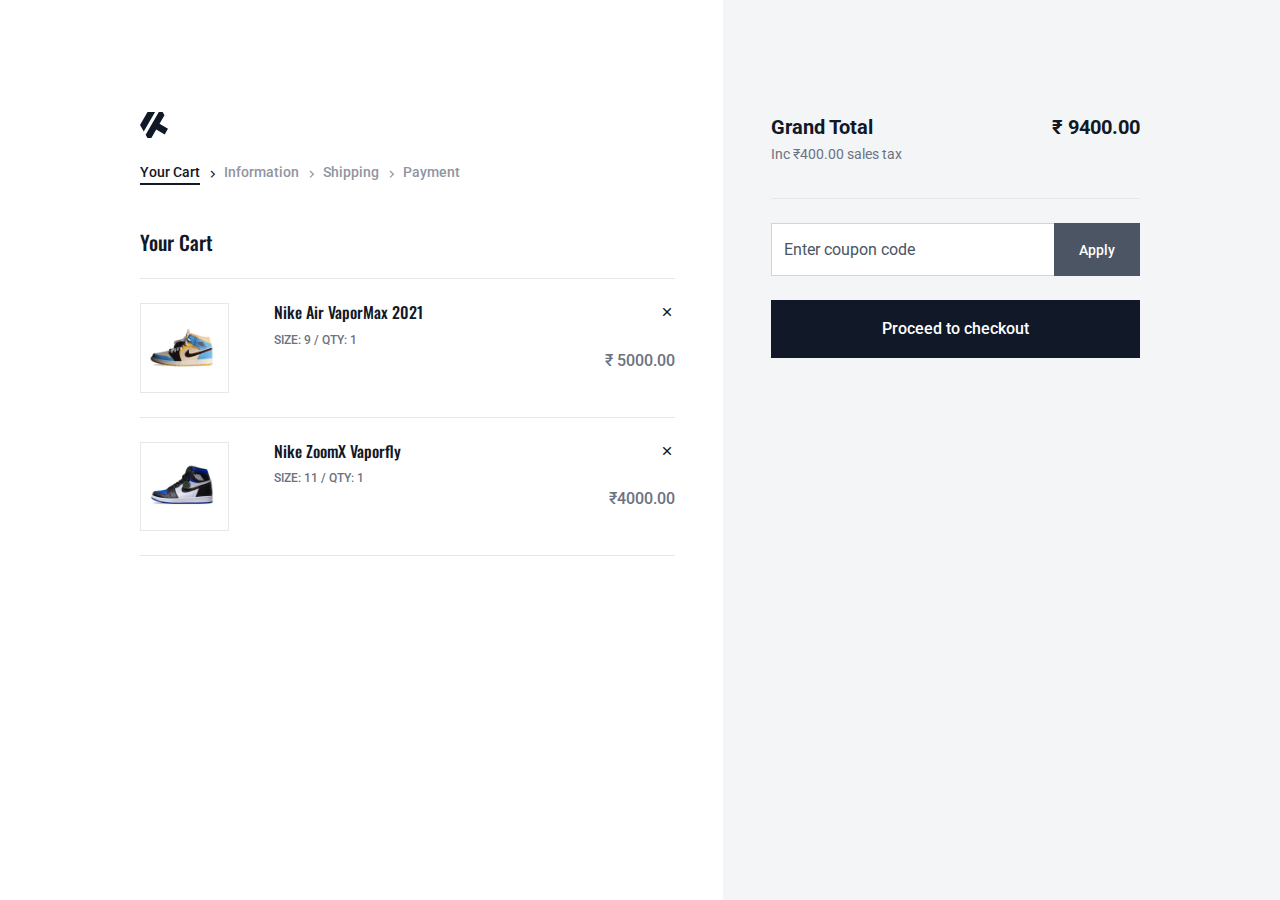
<file: dist/cart.html>
<!doctype html>
<html lang="en">

<!-- Head -->
<head>
  <!-- Page Meta Tags-->
  <meta charset="utf-8">
  <meta http-equiv="x-ua-compatible" content="ie=edge">
  <meta name="viewport" content="width=device-width, initial-scale=1.0">
  <meta name="description" content="">
  <meta name="author" content="">
  <meta name="keywords" content="">

  <!-- Custom Google Fonts-->
  <link rel="preconnect" href="https://fonts.gstatic.com">
  <link href="https://fonts.googleapis.com/css2?family=Oswald:wght@500;600&family=Roboto:wght@300;400;700&display=auto"
    rel="stylesheet">

  <!-- Favicon -->
  <link rel="apple-touch-icon" sizes="180x180" href="./assets/images/favicon/apple-touch-icon.png">
  <link rel="icon" type="image/png" sizes="32x32" href="./assets/images/favicon/favicon-32x32.png">
  <link rel="icon" type="image/png" sizes="16x16" href="./assets/images/favicon/favicon-16x16.png">
  <link rel="mask-icon" href="./assets/images/favicon/safari-pinned-tab.svg" color="#5bbad5">
  <meta name="msapplication-TileColor" content="#da532c">
  <meta name="theme-color" content="#ffffff">

  <!-- Vendor CSS -->
  <link rel="stylesheet" href="./assets/css/libs.bundle.css" />

  <!-- Main CSS -->
  <link rel="stylesheet" href="./assets/css/theme.bundle.css" />

  <!-- Fix for custom scrollbar if JS is disabled-->
  <noscript>
    <style>
      /**
          * Reinstate scrolling for non-JS clients
          */
      .simplebar-content-wrapper {
        overflow: auto;
      }
    </style>
  </noscript>

  <!-- Page Title -->
  <title>BrandedStuff</title>

</head>
<body class="">

    <!-- Main Section-->
    <section class="mt-0 overflow-lg-hidden  vh-lg-100">
        <!-- Page Content Goes Here -->
        <div class="container">
            <div class="row g-0 vh-lg-100">
                <div class="col-12 col-lg-7 pt-5 pt-lg-10">
                    <div class="pe-lg-5">
                        <!-- Logo-->
                        <a class="navbar-brand fw-bold fs-3 flex-shrink-0 mx-0 px-0" href="./index.html">
                                <div class="d-flex align-items-center">
                                    <svg class="f-w-7" xmlns="http://www.w3.org/2000/svg" viewBox="0 0 77.53 72.26"><path d="M10.43,54.2h0L0,36.13,10.43,18.06,20.86,0H41.72L10.43,54.2Zm67.1-7.83L73,54.2,68.49,62,45,48.47,31.29,72.26H20.86l-5.22-9L52.15,0H62.58l5.21,9L54.06,32.82,77.53,46.37Z" fill="currentColor" fill-rule="evenodd"/></svg>
                                </div>
                            </a>
                        <!-- / Logo-->
                        <nav class="d-none d-md-block">
                            <ul class="list-unstyled d-flex justify-content-start mt-4 align-items-center fw-bolder small">
                                <li class="me-4"><a class="nav-link-checkout active"
                                        href="./cart.html">Your Cart</a></li>
                                <li class="me-4"><a class="nav-link-checkout "
                                        href="./checkout.html">Information</a></li>
                                <li class="me-4"><a class="nav-link-checkout "
                                        href="./checkout-shipping.html">Shipping</a></li>
                                <li><a class="nav-link-checkout nav-link-last "
                                        href="./checkout-payment.html">Payment</a></li>
                            </ul>
                        </nav>                        <div class="mt-5">
                            <h3 class="fs-5 fw-bolder mb-0 border-bottom pb-4">Your Cart</h3>
                            <div class="table-responsive">
                                <table class="table align-middle">
                                    <tbody class="border-0">
                                        <!-- Cart Item-->
                                        <div class="row mx-0 py-4 g-0 border-bottom">
                                            <div class="col-2 position-relative">
                                                <picture class="d-block border">
                                                    <img class="img-fluid" src="./assets/images/products/product-cart-1.jpg" alt="HTML Bootstrap Template by Pixel Rocket">
                                                </picture>
                                            </div>
                                            <div class="col-9 offset-1">
                                                <div>
                                                    <h6 class="justify-content-between d-flex align-items-start mb-2">
                                                        Nike Air VaporMax 2021
                                                        <i class="ri-close-line ms-3"></i>
                                                    </h6>
                                                    <span class="d-block text-muted fw-bolder text-uppercase fs-9">Size: 9 / Qty: 1</span>
                                                </div>
                                                <p class="fw-bolder text-end text-muted m-0">₹ 5000.00</p>
                                            </div>
                                        </div>                                        <!-- / Cart Item-->
                                        <!-- Cart Item-->
                                        <div class="row mx-0 py-4 g-0 border-bottom">
                                            <div class="col-2 position-relative">
                                                <picture class="d-block border">
                                                    <img class="img-fluid" src="./assets/images/products/product-cart-2.jpg" alt="HTML Bootstrap Template by Pixel Rocket">
                                                </picture>
                                            </div>
                                            <div class="col-9 offset-1">
                                                <div>
                                                    <h6 class="justify-content-between d-flex align-items-start mb-2">
                                                        Nike ZoomX Vaporfly
                                                        <i class="ri-close-line ms-3"></i>
                                                    </h6>
                                                    <span class="d-block text-muted fw-bolder text-uppercase fs-9">Size: 11 / Qty: 1</span>
                                                </div>
                                                <p class="fw-bolder text-end text-muted m-0">₹4000.00</p>
                                            </div>
                                        </div>                                        <!-- / Cart Item-->
                                    </tbody>
                                </table>
                            </div>
                        </div>
                    </div>
                </div>
                <div class="col-12 col-lg-5 bg-light pt-lg-10 aside-checkout pb-5 pb-lg-0 my-5 my-lg-0">
                    <div class="p-4 py-lg-0 pe-lg-0 ps-lg-5">
                        <div class="pb-4 border-bottom">
                            <div class="d-flex flex-column flex-md-row justify-content-md-between mb-4 mb-md-2">
                                <div>
                                    <p class="m-0 fw-bold fs-5">Grand Total</p>
                                    <span class="text-muted small">Inc ₹400.00 sales tax</span>
                                </div>
                                <p class="m-0 fs-5 fw-bold">₹ 9400.00</p>
                            </div>
                        </div>
                        <div class="py-4">
                            <div class="input-group mb-0">
                                <input type="text" class="form-control" placeholder="Enter coupon code">
                                <button class="btn btn-secondary btn-sm px-4">Apply</button>
                            </div>
                        </div>
                        <a href="./checkout.html" class="btn btn-dark w-100 text-center" role="button">Proceed to checkout</a>                    </div>
                </div>
            </div>
        </div>
        <!-- /Page Content -->
    </section>
    <!-- / Main Section-->

    <!-- Theme JS -->
    <!-- Vendor JS -->
    <script src="./assets/js/vendor.bundle.js"></script>
    
    <!-- Theme JS -->
    <script src="./assets/js/theme.bundle.js"></script>
</body>

</html>
</file>
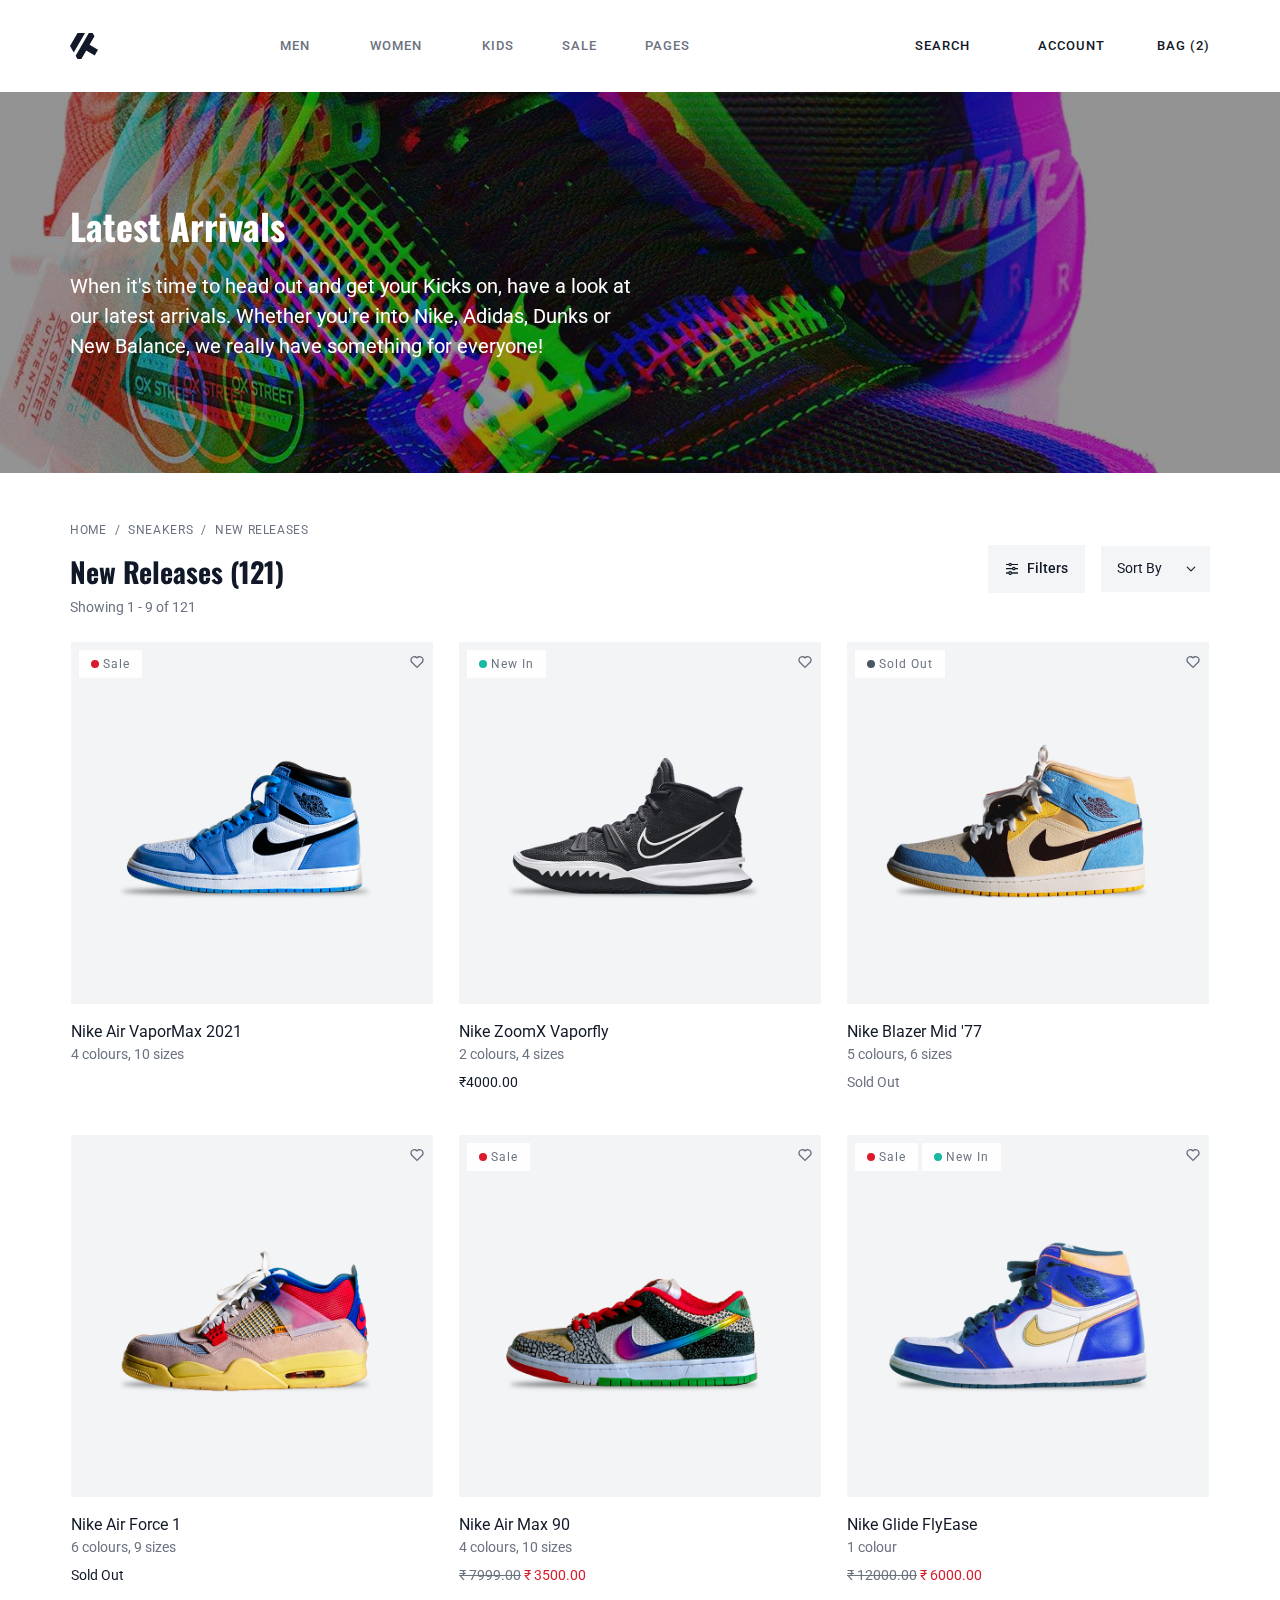
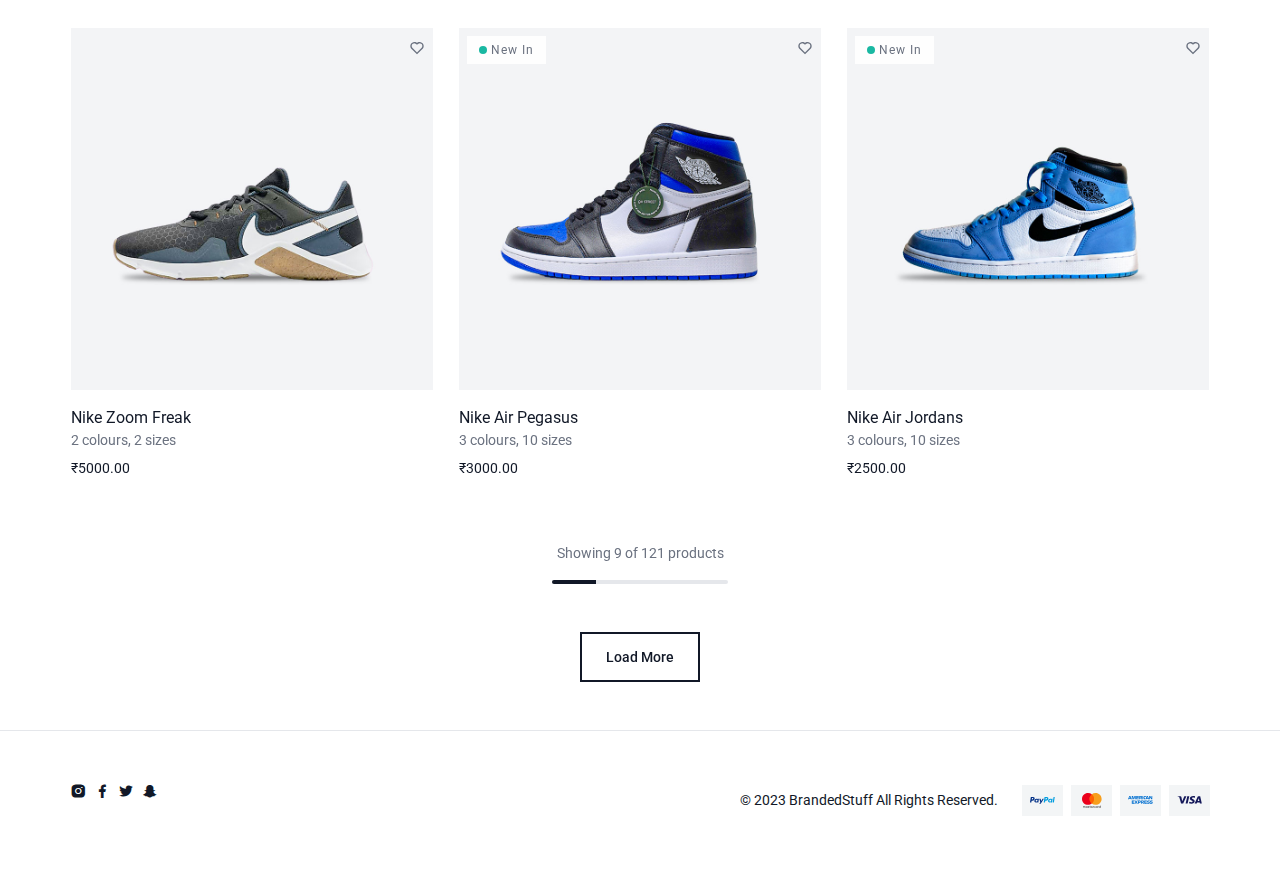
<file: dist/category.html>
<!doctype html>
<html lang="en">

<!-- Head -->
<head>
  <!-- Page Meta Tags-->
  <meta charset="utf-8">
  <meta http-equiv="x-ua-compatible" content="ie=edge">
  <meta name="viewport" content="width=device-width, initial-scale=1.0">
  <meta name="description" content="">
  <meta name="author" content="">
  <meta name="keywords" content="">

  <!-- Custom Google Fonts-->
  <link rel="preconnect" href="https://fonts.gstatic.com">
  <link href="https://fonts.googleapis.com/css2?family=Oswald:wght@500;600&family=Roboto:wght@300;400;700&display=auto"
    rel="stylesheet">

  <!-- Favicon -->
  <link rel="apple-touch-icon" sizes="180x180" href="./assets/images/favicon/apple-touch-icon.png">
  <link rel="icon" type="image/png" sizes="32x32" href="./assets/images/favicon/favicon-32x32.png">
  <link rel="icon" type="image/png" sizes="16x16" href="./assets/images/favicon/favicon-16x16.png">
  <link rel="mask-icon" href="./assets/images/favicon/safari-pinned-tab.svg" color="#5bbad5">
  <meta name="msapplication-TileColor" content="#da532c">
  <meta name="theme-color" content="#ffffff">

  <!-- Vendor CSS -->
  <link rel="stylesheet" href="./assets/css/libs.bundle.css" />

  <!-- Main CSS -->
  <link rel="stylesheet" href="./assets/css/theme.bundle.css" />

  <!-- Fix for custom scrollbar if JS is disabled-->
  <noscript>
    <style>
      /**
          * Reinstate scrolling for non-JS clients
          */
      .simplebar-content-wrapper {
        overflow: auto;
      }
    </style>
  </noscript>

  <!-- Page Title -->
  <title>BrandedStuff</title>

</head>
<body class="">

    <!-- Navbar -->
    <!-- Navbar -->
    <nav class="navbar navbar-expand-lg navbar-light bg-white flex-column border-0  ">
        <div class="container-fluid">
            <div class="w-100">
                <div class="d-flex justify-content-between align-items-center flex-wrap">
    
                    <!-- Logo-->
                    <a class="navbar-brand fw-bold fs-3 m-0 p-0 flex-shrink-0 order-0" href="./index.html">
                        <div class="d-flex align-items-center">
                            <svg class="f-w-7" xmlns="http://www.w3.org/2000/svg" viewBox="0 0 77.53 72.26"><path d="M10.43,54.2h0L0,36.13,10.43,18.06,20.86,0H41.72L10.43,54.2Zm67.1-7.83L73,54.2,68.49,62,45,48.47,31.29,72.26H20.86l-5.22-9L52.15,0H62.58l5.21,9L54.06,32.82,77.53,46.37Z" fill="currentColor" fill-rule="evenodd"/></svg>
                        </div>
                    </a>
                    <!-- / Logo-->
    
                    <!-- Navbar Icons-->
                    <ul class="list-unstyled mb-0 d-flex align-items-center order-1 order-lg-2 nav-sidelinks">
    
                        <!-- Mobile Nav Toggler-->
                        <li class="d-lg-none">
                            <span class="nav-link text-body d-flex align-items-center cursor-pointer" data-bs-toggle="collapse"
                                data-bs-target="#navbarNavDropdown" aria-controls="navbarNavDropdown" aria-expanded="false"
                                aria-label="Toggle navigation"><i class="ri-menu-line ri-lg me-1"></i> Menu</span>
                        </li>
                        <!-- /Mobile Nav Toggler-->
    
                        <!-- Navbar Search-->
                        <li class="d-none d-sm-block">
                            <span class="nav-link text-body search-trigger cursor-pointer">Search</span>
    
                            <!-- Search navbar overlay-->
                            <div class="navbar-search d-none">
                                <div class="input-group mb-3 h-100">
                                    <span class="input-group-text px-4 bg-transparent border-0"><i
                                            class="ri-search-line ri-lg"></i></span>
                                    <input type="text" class="form-control text-body bg-transparent border-0"
                                        placeholder="Enter your search terms...">
                                    <span
                                        class="input-group-text px-4 cursor-pointer disable-child-pointer close-search bg-transparent border-0"><i
                                            class="ri-close-circle-line ri-lg"></i></span>
                                </div>
                            </div>
                            <div class="search-overlay"></div>
                            <!-- / Search navbar overlay-->
    
                        </li>
                        <!-- /Navbar Search-->
    
                        <!-- Navbar Login-->
                        <li class="ms-1 d-none d-lg-inline-block">
                            <a class="nav-link text-body" href="./login.html">
                                Account
                            </a>
                        </li>
                        <!-- /Navbar Login-->
    
                        <!-- Navbar Cart Icon-->
                        <li class="ms-1 d-inline-block position-relative dropdown-cart">
                            <button class="nav-link me-0 disable-child-pointer border-0 p-0 bg-transparent text-body"
                                type="button">
                                Bag (2)
                            </button>
                            <div class="cart-dropdown dropdown-menu">
                            
                                <!-- Cart Header-->
                                <div class="d-flex justify-content-between align-items-center border-bottom pt-3 pb-4">
                                    <h6 class="fw-bolder m-0">Cart Summary (2 items)</h6>
                                    <i class="ri-close-circle-line text-muted ri-lg cursor-pointer btn-close-cart"></i>
                                </div>
                                <!-- / Cart Header-->
                            
                                <!-- Cart Items-->
                                <div>
                            
                                    <!-- Cart Product-->
                                    <div class="row mx-0 py-4 g-0 border-bottom">
                                        <div class="col-2 position-relative">
                                            <picture class="d-block ">
                                                <img class="img-fluid" src="./assets/images/products/product-cart-1.jpg" alt="HTML Bootstrap Template by Pixel Rocket">
                                            </picture>
                                        </div>
                                        <div class="col-9 offset-1">
                                            <div>
                                                <h6 class="justify-content-between d-flex align-items-start mb-2">
                                                    Nike Air VaporMax 2021
                                                    <i class="ri-close-line ms-3"></i>
                                                </h6>
                                                <span class="d-block text-muted fw-bolder text-uppercase fs-9">Size: 9 / Qty: 1</span>
                                            </div>
                                            <p class="fw-bolder text-end text-muted m-0">₹ 5000.00</p>
                                        </div>
                                    </div>
                                    <!-- Cart Product-->
                                    <div class="row mx-0 py-4 g-0 border-bottom">
                                        <div class="col-2 position-relative">
                                            <picture class="d-block ">
                                                <img class="img-fluid" src="./assets/images/products/product-cart-2.jpg" alt="HTML Bootstrap Template by Pixel Rocket">
                                            </picture>
                                        </div>
                                        <div class="col-9 offset-1">
                                            <div>
                                                <h6 class="justify-content-between d-flex align-items-start mb-2">
                                                    Nike ZoomX Vaporfly
                                                    <i class="ri-close-line ms-3"></i>
                                                </h6>
                                                <span class="d-block text-muted fw-bolder text-uppercase fs-9">Size: 11 / Qty: 1</span>
                                            </div>
                                            <p class="fw-bolder text-end text-muted m-0">₹4000.00</p>
                                        </div>
                                    </div>
                                </div>
                                <!-- /Cart Items-->
                            
                                <!-- Cart Summary-->
                                <div>
                                    <div class="pt-3">
                                        <div class="d-flex flex-column flex-md-row justify-content-md-between align-items-md-start mb-4 mb-md-2">
                                            <div>
                                                <p class="m-0 fw-bold fs-5">Grand Total</p>
                                                <span class="text-muted small">Inc ₹400.00 sales tax</span>
                                            </div>
                                            <p class="m-0 fs-5 fw-bold">₹ 9400.00</p>
                                        </div>
                                    </div>
                                    <a href="./cart.html" class="btn btn-outline-dark w-100 text-center mt-4" role="button">View Cart</a>
                                    <a href="./checkout.html" class="btn btn-dark w-100 text-center mt-2" role="button">Proceed To Checkout</a>
                                </div>
                                <!-- / Cart Summary-->
                              </div>
                            
    
                        </li>
                        <!-- /Navbar Cart Icon-->
    
                    </ul>
                    <!-- Navbar Icons-->                
    
                    <!-- Main Navigation-->
                    <div class="flex-shrink-0 collapse navbar-collapse navbar-collapse-light w-auto flex-grow-1 order-2 order-lg-1"
                        id="navbarNavDropdown">
    
                        <!-- Menu-->
                        <ul class="navbar-nav mx-auto mb-2 mb-lg-0">
                            <li class="nav-item dropdown dropdown position-static">
                              <a class="nav-link dropdown-toggle" href="#" role="button" data-bs-toggle="dropdown" aria-expanded="false">
                                Men
                              </a>
                                <!-- Menswear dropdown menu-->
                                <div class="dropdown-menu dropdown-megamenu">
                                  <div class="container-fluid">
                                      <div class="row g-0 g-lg-3">
                                          <!-- Menswear Dropdown Menu Links Section-->
                                          <div class="col col-lg-8 py-lg-5">
                                              <div class="row py-3 py-lg-0 flex-wrap gx-4 gy-6">
                                                  <!-- menu row-->
                                                  <div class="col">
                                                      <h6 class="dropdown-heading">Coats & Jackets</h6>
                                                      <ul class="list-unstyled">
                                                          <li class="dropdown-list-item"><a class="dropdown-item" href="./category.html">Waterproof Jackets</a></li>
                                                          <li class="dropdown-list-item"><a class="dropdown-item" href="./category.html">Insulated Jackets</a></li>
                                                          <li class="dropdown-list-item"><a class="dropdown-item" href="./category.html">Down Jackets</a></li>
                                                          <li class="dropdown-list-item"><a class="dropdown-item" href="./category.html">Softshell Jackets</a></li>
                                                          <li class="dropdown-list-item"><a class="dropdown-item" href="./category.html">Casual Jackets</a></li>
                                                          <li class="dropdown-list-item"><a class="dropdown-item" href="./category.html">Windproof Jackets</a></li>
                                                          <li class="dropdown-list-item"><a class="dropdown-item" href="./category.html">Breathable Jackets</a></li>
                                                          <li class="dropdown-list-item"><a class="dropdown-item" href="./category.html">Cleaning & Proofing</a></li>
                                                          <li class="dropdown-list-item"><a class="dropdown-item dropdown-link-all" href="./category.html">View All</a></li>
                                                      </ul>
                                                  </div>
                                                  <!-- / menu row-->
                                              
                                                  <!-- menu row-->
                                                  <div class="col">
                                                      <h6 class="dropdown-heading">Insulated</h6>
                                                      <ul class="list-unstyled">
                                                          <li class="dropdown-list-item"><a class="dropdown-item" href="./category.html">Insulated Jackets</a></li>
                                                          <li class="dropdown-list-item"><a class="dropdown-item" href="./category.html">Bodywarmers</a></li>
                                                          <li class="dropdown-list-item"><a class="dropdown-item" href="./category.html">Parkas</a></li>
                                                          <li class="dropdown-list-item"><a class="dropdown-item" href="./category.html">Baselayers & Thermals</a></li>
                                                          <li class="dropdown-list-item"><a class="dropdown-item" href="./category.html">Winter Hats</a></li>
                                                          <li class="dropdown-list-item"><a class="dropdown-item" href="./category.html">Scarves & Neck</a></li>
                                                          <li class="dropdown-list-item"><a class="dropdown-item" href="./category.html">Gloves & Mitts</a></li>
                                                          <li class="dropdown-list-item"><a class="dropdown-item" href="./category.html">Accessories</a></li>
                                                          <li class="dropdown-list-item"><a class="dropdown-item dropdown-link-all" href="./category.html">View All</a></li>
                                                      </ul>
                                                  </div>
                                                  <!-- / menu row-->
                                              
                                                  <!-- menu row-->
                                                  <div class="d-none d-xxl-block col">
                                                      <h6 class="dropdown-heading">Footwear</h6>
                                                      <ul class="list-unstyled">
                                                          <li class="dropdown-list-item"><a class="dropdown-item" href="./category.html">Lifestyle & Casual</a></li>
                                                          <li class="dropdown-list-item"><a class="dropdown-item" href="./category.html">Walking Shoes</a></li>
                                                          <li class="dropdown-list-item"><a class="dropdown-item" href="./category.html">Running Shoes</a></li>
                                                          <li class="dropdown-list-item"><a class="dropdown-item" href="./category.html">Military Boots</a></li>
                                                          <li class="dropdown-list-item"><a class="dropdown-item" href="./category.html">Fabric Walking Boots</a></li>
                                                          <li class="dropdown-list-item"><a class="dropdown-item" href="./category.html">Leather Walking Boots</a></li>
                                                          <li class="dropdown-list-item"><a class="dropdown-item" href="./category.html">Wellies</a></li>
                                                          <li class="dropdown-list-item"><a class="dropdown-item" href="./category.html">Winter Footwear</a></li>
                                                          <li class="dropdown-list-item"><a class="dropdown-item dropdown-link-all" href="./category.html">View All</a></li>
                                                      </ul>
                                                  </div>
                                                  <!-- / menu row-->  
                                                  
                                                  <!-- menu row-->
                                                  <div class="col">
                                                      <h6 class="dropdown-heading text-danger">Special Offers</h6>
                                                      <ul class="list-unstyled">
                                                          <li class="dropdown-list-item"><a class="dropdown-item text-danger" href="./category.html">Insulated Jackets</a></li>
                                                          <li class="dropdown-list-item"><a class="dropdown-item text-danger" href="./category.html">Bodywarmers</a></li>
                                                          <li class="dropdown-list-item"><a class="dropdown-item text-danger" href="./category.html">Parkas</a></li>
                                                          <li class="dropdown-list-item"><a class="dropdown-item text-danger" href="./category.html">Baselayers & Thermals</a></li>
                                                          <li class="dropdown-list-item"><a class="dropdown-item text-danger" href="./category.html">Winter Hats</a></li>
                                                          <li class="dropdown-list-item"><a class="dropdown-item text-danger" href="./category.html">Scarves & Neck</a></li>
                                                          <li class="dropdown-list-item"><a class="dropdown-item text-danger" href="./category.html">Gloves & Mitts</a></li>
                                                          <li class="dropdown-list-item"><a class="dropdown-item text-danger" href="./category.html">Accessories</a></li>
                                                          <li class="dropdown-list-item"><a class="dropdown-item text-danger dropdown-link-all" href="./category.html">View All</a></li>
                                                      </ul>
                                                  </div>
                                                  <!-- / menu row-->      
                                              </div>
                                              
                                              <div class="align-items-center justify-content-between mt-5 d-none d-lg-flex">
                                                  <div class="me-5 f-w-20">
                                                      <a class="d-block" href="./category.html">
                                                          <picture>
                                                              <img class="img-fluid d-table mx-auto" src="./assets/images/logos/logo-1.svg" alt="">
                                                          </picture>
                                                      </a>
                                                  </div>
                                                  <div class="me-5 f-w-20">
                                                      <a class="d-block" href="./category.html">
                                                          <picture>
                                                              <img class="img-fluid d-table mx-auto" src="./assets/images/logos/logo-2.svg" alt="">
                                                          </picture>
                                                      </a>
                                                  </div>
                                                  <div class="me-5 f-w-20">
                                                      <a class="d-block" href="./category.html">
                                                          <picture>
                                                              <img class="img-fluid d-table mx-auto" src="./assets/images/logos/logo-3.svg" alt="">
                                                          </picture>
                                                      </a>
                                                  </div>
                                                  <div class="me-5 f-w-20">
                                                      <a class="d-block" href="./category.html">
                                                          <picture>
                                                              <img class="img-fluid d-table mx-auto" src="./assets/images/logos/logo-4.svg" alt="">
                                                          </picture>
                                                      </a>
                                                  </div>
                                                  <div class="me-5 f-w-20">
                                                      <a class="d-block" href="./category.html">
                                                          <picture>
                                                              <img class="img-fluid d-table mx-auto" src="./assets/images/logos/logo-5.svg" alt="">
                                                          </picture>
                                                      </a>
                                                  </div>
                                                  <div class="me-5 f-w-20">
                                                      <a class="d-block" href="./category.html">
                                                          <picture>
                                                              <img class="img-fluid d-table mx-auto" src="./assets/images/logos/logo-6.svg" alt="">
                                                          </picture>
                                                      </a>
                                                  </div>
                                              </div>                  </div>
                                          <!-- /Menswear Dropdown Menu Links Section-->
                        
                                          <!-- Menswear Dropdown Menu Images Section-->
                                          <div class="col-lg-4 d-none d-lg-block">
                                              <div class="vw-50 border-start h-100 position-absolute"></div>
                                              <div class="py-lg-5 position-relative z-index-10 px-lg-4">
                                                  <div class="row g-4">
                                                      <div class="col-12 col-md-6">
                                                          <div class="card justify-content-center d-flex align-items-center bg-transparent">
                                                              <picture class="w-100 d-block mb-2 mx-auto">
                                                                  <img class="w-100 rounded" title="" src="./assets/images/banners/banner-12.jpg" alt="HTML Bootstrap Template by Pixel Rocket">
                                                              </picture>
                                                              <a class="fw-bolder link-cover" href="./category.html">Latest Arrivals</a>
                                                          </div>
                                                      </div>
                                                      <div class="col-12 col-md-6">
                                                          <div class="card justify-content-center d-flex align-items-center bg-transparent">
                                                              <picture class="w-100 d-block mb-2 mx-auto">
                                                                  <img class="w-100 rounded" title="" src="./assets/images/banners/banner-13.jpg" alt="HTML Bootstrap Template by Pixel Rocket">
                                                              </picture>
                                                              <a class="fw-bolder link-cover" href="./category.html">Accessories</a>
                                                          </div>
                                                      </div>
                                                      <div class="col-12 col-md-6">
                                                          <div class="card justify-content-center d-flex align-items-center bg-transparent">
                                                              <picture class="w-100 d-block mb-2 mx-auto">
                                                                  <img class="w-100 rounded" title="" src="./assets/images/banners/banner-14.jpg" alt="HTML Bootstrap Template by Pixel Rocket">
                                                              </picture>
                                                              <a class="fw-bolder link-cover" href="./category.html">T-Shirts</a>
                                                          </div>
                                                      </div>
                                                      <div class="col-12 col-md-6">
                                                          <div class="card justify-content-center d-flex align-items-center bg-transparent">
                                                              <picture class="w-100 d-block mb-2 mx-auto">
                                                                  <img class="w-100 rounded" title="" src="./assets/images/banners/banner-15.jpg" alt="HTML Bootstrap Template by Pixel Rocket">
                                                              </picture>
                                                              <a class="fw-bolder link-cover" href="./category.html">Jackets</a>
                                                          </div>
                                                      </div>
                                                  </div>
                                                  <a href="./category.html" class="btn btn-link p-0 fw-bolder text-link-border mt-5 text-dark mx-auto d-table">Visit Mens Section</a>
                                              </div>
                                          </div>
                                          <!-- Menswear Dropdown Menu Images Section-->
                                      </div>
                                  </div>
                              </div>
                              <!-- / Menswear dropdown menu-->
                            </li>
                            <li class="nav-item dropdown">
                                <a class="nav-link dropdown-toggle" href="#" role="button" data-bs-toggle="dropdown" aria-expanded="false">
                                  Women
                                </a>
                                <ul class="dropdown-menu">
                                  <li><a class="dropdown-item" href="./category.html">Tops</a></li>
                                  <li><a class="dropdown-item" href="./category.html">Bottoms</a></li>
                                  <li><a class="dropdown-item" href="./category.html">Jeans</a></li>
                                  <li><a class="dropdown-item" href="./category.html">T-Shirts</a></li>
                                  <li><a class="dropdown-item" href="./category.html">Shoes</a></li>
                                  <li><a class="dropdown-item" href="./category.html">Accessories</a></li>
                                </ul>
                              </li>
                              <li class="nav-item">
                                <a class="nav-link" href="./category.html" role="button">
                                  Kids
                                </a>
                              </li>
                              <li class="nav-item">
                                <a class="nav-link" href="./category.html" role="button">
                                  Sale
                                </a>
                              </li>
                              <li class="nav-item dropdown">
                                <a class="nav-link dropdown-toggle" href="#" role="button" data-bs-toggle="dropdown" aria-expanded="false">
                                  Pages
                                </a>
                                <ul class="dropdown-menu">
                                  <li><a class="dropdown-item" href="./index.html">Homepage</a></li>
                                  <li><a class="dropdown-item" href="./category.html">Category</a></li>
                                  <li><a class="dropdown-item" href="./product.html">Product</a></li>
                                  <li><a class="dropdown-item" href="./cart.html">Cart</a></li>
                                  <li><a class="dropdown-item" href="./checkout.html">Checkout</a></li>
                                  <li><a class="dropdown-item" href="./login.html">Login</a></li>
                                  <li><a class="dropdown-item" href="./register.html">Register</a></li>
                                  <li><a class="dropdown-item" href="./forgotten-password.html">Forgotten Password</a></li>
                                </ul>
                              </li>
                          </ul>                    <!-- / Menu-->
    
                    </div>
                    <!-- / Main Navigation-->
    
                </div>
            </div>
        </div>
    </nav>
    <!-- / Navbar-->    <!-- / Navbar-->

    <!-- Main Section-->
    <section class="mt-0 ">
        <!-- Page Content Goes Here -->
        
        <!-- Category Top Banner -->
        <div class="py-10 bg-img-cover bg-overlay-dark position-relative overflow-hidden bg-pos-center-center rounded-0"
            style="background-image: url(./assets/images/banners/banner-category-top.jpg);">
            <div class="container-fluid position-relative z-index-20" data-aos="fade-right" data-aos-delay="300">
                <h1 class="fw-bold display-6 mb-4 text-white">Latest Arrivals</h1>
                <div class="col-12 col-md-6">
                    <p class="text-white mb-0 fs-5">
                        When it's time to head out and get your Kicks on, have a look at our latest arrivals. Whether you're into Nike, Adidas, Dunks or New Balance, we really have something for everyone!
                    </p>
                </div>
            </div>
        </div>
        <!-- Category Top Banner -->

        <div class="container-fluid" data-aos="fade-in">
            <!-- Category Toolbar-->
                <div class="d-flex justify-content-between items-center pt-5 pb-4 flex-column flex-lg-row">
                    <div>
                        <nav aria-label="breadcrumb">
                            <ol class="breadcrumb">
                              <li class="breadcrumb-item"><a href="#">Home</a></li>
                              <li class="breadcrumb-item"><a href="#">Sneakers</a></li>
                              <li class="breadcrumb-item active" aria-current="page">New Releases</li>
                            </ol>
                        </nav>        <h1 class="fw-bold fs-3 mb-2">New Releases (121)</h1>
                        <p class="m-0 text-muted small">Showing 1 - 9 of 121</p>
                    </div>
                    <div class="d-flex justify-content-end align-items-center mt-4 mt-lg-0 flex-column flex-md-row">
                
                        <!-- Filter Trigger-->
                        <button class="btn bg-light p-3 me-md-3 d-flex align-items-center fs-7 lh-1 w-100 mb-2 mb-md-0 w-md-auto " type="button" data-bs-toggle="offcanvas" data-bs-target="#offcanvasFilters" aria-controls="offcanvasFilters">
                            <i class="ri-equalizer-line me-2"></i> Filters
                        </button>
                        <!-- / Filter Trigger-->
                
                        <!-- Sort Options-->
                            <select class="form-select form-select-sm border-0 bg-light p-3 pe-5 lh-1 fs-7">
                                <option selected>Sort By</option>
                                <option value="1">Hi Low</option>
                                <option value="2">Low Hi</option>
                                <option value="3">Name</option>
                            </select>
                        <!-- / Sort Options-->
                    </div>
                </div>            <!-- /Category Toolbar-->

            <!-- Products-->
            <div class="row g-4">
                    <div class="col-12 col-sm-6 col-lg-4">
                        <!-- Card Product-->
                        <div class="card border border-transparent position-relative overflow-hidden h-100 transparent">
                            <div class="card-img position-relative">
                                <div class="card-badges">
                                        <span class="badge badge-card"><span class="f-w-2 f-h-2 bg-danger rounded-circle d-block me-1"></span> Sale</span>
                                </div>
                                <span class="position-absolute top-0 end-0 p-2 z-index-20 text-muted"><i class="ri-heart-line"></i></span>
                                <picture class="position-relative overflow-hidden d-block bg-light">
                                    <img class="w-100 img-fluid position-relative z-index-10" title="" src="./assets/images/products/product-1.jpg" alt="">
                                </picture>
                                    <div class="position-absolute start-0 bottom-0 end-0 z-index-20 p-2">
                                        <button class="btn btn-quick-add"><i class="ri-add-line me-2"></i> Quick Add</button>
                                    </div>
                            </div>
                            <div class="card-body px-0">
                                <a class="text-decoration-none link-cover" href="./product.html">Nike Air VaporMax 2021</a>
                                <small class="text-muted d-block">4 colours, 10 sizes</small>
                                       
                            </div>
                        </div>
                        <!--/ Card Product-->
                    </div>
                    <div class="col-12 col-sm-6 col-lg-4">
                        <!-- Card Product-->
                        <div class="card border border-transparent position-relative overflow-hidden h-100 transparent">
                            <div class="card-img position-relative">
                                <div class="card-badges">
                                        <span class="badge badge-card"><span class="f-w-2 f-h-2 bg-success rounded-circle d-block me-1"></span> New In</span>
                                </div>
                                <span class="position-absolute top-0 end-0 p-2 z-index-20 text-muted"><i class="ri-heart-line"></i></span>
                                <picture class="position-relative overflow-hidden d-block bg-light">
                                    <img class="w-100 img-fluid position-relative z-index-10" title="" src="./assets/images/products/product-2.jpg" alt="">
                                </picture>
                                    <div class="position-absolute start-0 bottom-0 end-0 z-index-20 p-2">
                                        <button class="btn btn-quick-add"><i class="ri-add-line me-2"></i> Quick Add</button>
                                    </div>
                            </div>
                            <div class="card-body px-0">
                                <a class="text-decoration-none link-cover" href="./product.html">Nike ZoomX Vaporfly</a>
                                <small class="text-muted d-block">2 colours, 4 sizes</small>
                                        <p class="mt-2 mb-0 small">₹4000.00</p>
                            </div>
                        </div>
                        <!--/ Card Product-->
                    </div>
                    <div class="col-12 col-sm-6 col-lg-4">
                        <!-- Card Product-->
                        <div class="card border border-transparent position-relative overflow-hidden h-100 transparent">
                            <div class="card-img position-relative">
                                <div class="card-badges">
                                        <span class="badge badge-card"><span class="f-w-2 f-h-2 bg-secondary rounded-circle d-block me-1"></span> Sold Out</span>
                                </div>
                                <span class="position-absolute top-0 end-0 p-2 z-index-20 text-muted"><i class="ri-heart-line"></i></span>
                                <picture class="position-relative overflow-hidden d-block bg-light">
                                    <img class="w-100 img-fluid position-relative z-index-10" title="" src="./assets/images/products/product-3.jpg" alt="">
                                </picture>
                            </div>
                            <div class="card-body px-0">
                                <a class="text-decoration-none link-cover" href="./product.html">Nike Blazer Mid &#x27;77</a>
                                <small class="text-muted d-block">5 colours, 6 sizes</small>
                                    <p class="mt-2 mb-0 small text-muted">Sold Out</p>
                            </div>
                        </div>
                        <!--/ Card Product-->
                    </div>
                    <div class="col-12 col-sm-6 col-lg-4">
                        <!-- Card Product-->
                        <div class="card border border-transparent position-relative overflow-hidden h-100 transparent">
                            <div class="card-img position-relative">
                                <div class="card-badges">
                                </div>
                                <span class="position-absolute top-0 end-0 p-2 z-index-20 text-muted"><i class="ri-heart-line"></i></span>
                                <picture class="position-relative overflow-hidden d-block bg-light">
                                    <img class="w-100 img-fluid position-relative z-index-10" title="" src="./assets/images/products/product-4.jpg" alt="">
                                </picture>
                                    <div class="position-absolute start-0 bottom-0 end-0 z-index-20 p-2">
                                        <button class="btn btn-quick-add"><i class="ri-add-line me-2"></i> Quick Add</button>
                                    </div>
                            </div>
                            <div class="card-body px-0">
                                <a class="text-decoration-none link-cover" href="./product.html">Nike Air Force 1</a>
                                <small class="text-muted d-block">6 colours, 9 sizes</small>
                                        <p class="mt-2 mb-0 small">Sold Out</p>
                            </div>
                        </div>
                        <!--/ Card Product-->
                    </div>
                    <div class="col-12 col-sm-6 col-lg-4">
                        <!-- Card Product-->
                        <div class="card border border-transparent position-relative overflow-hidden h-100 transparent">
                            <div class="card-img position-relative">
                                <div class="card-badges">
                                        <span class="badge badge-card"><span class="f-w-2 f-h-2 bg-danger rounded-circle d-block me-1"></span> Sale</span>
                                </div>
                                <span class="position-absolute top-0 end-0 p-2 z-index-20 text-muted"><i class="ri-heart-line"></i></span>
                                <picture class="position-relative overflow-hidden d-block bg-light">
                                    <img class="w-100 img-fluid position-relative z-index-10" title="" src="./assets/images/products/product-5.jpg" alt="">
                                </picture>
                                    <div class="position-absolute start-0 bottom-0 end-0 z-index-20 p-2">
                                        <button class="btn btn-quick-add"><i class="ri-add-line me-2"></i> Quick Add</button>
                                    </div>
                            </div>
                            <div class="card-body px-0">
                                <a class="text-decoration-none link-cover" href="./product.html">Nike Air Max 90</a>
                                <small class="text-muted d-block">4 colours, 10 sizes</small>
                                        <p class="mt-2 mb-0 small"><s class="text-muted">₹ 7999.00</s> <span class="text-danger">₹ 3500.00</span></p>
                            </div>
                        </div>
                        <!--/ Card Product-->
                    </div>
                    <div class="col-12 col-sm-6 col-lg-4">
                        <!-- Card Product-->
                        <div class="card border border-transparent position-relative overflow-hidden h-100 transparent">
                            <div class="card-img position-relative">
                                <div class="card-badges">
                                        <span class="badge badge-card"><span class="f-w-2 f-h-2 bg-danger rounded-circle d-block me-1"></span> Sale</span>
                                        <span class="badge badge-card"><span class="f-w-2 f-h-2 bg-success rounded-circle d-block me-1"></span> New In</span>
                                </div>
                                <span class="position-absolute top-0 end-0 p-2 z-index-20 text-muted"><i class="ri-heart-line"></i></span>
                                <picture class="position-relative overflow-hidden d-block bg-light">
                                    <img class="w-100 img-fluid position-relative z-index-10" title="" src="./assets/images/products/product-6.jpg" alt="">
                                </picture>
                                    <div class="position-absolute start-0 bottom-0 end-0 z-index-20 p-2">
                                        <button class="btn btn-quick-add"><i class="ri-add-line me-2"></i> Quick Add</button>
                                    </div>
                            </div>
                            <div class="card-body px-0">
                                <a class="text-decoration-none link-cover" href="./product.html">Nike Glide FlyEase</a>
                                <small class="text-muted d-block">1 colour</small>
                                        <p class="mt-2 mb-0 small"><s class="text-muted">₹ 12000.00</s> <span class="text-danger">₹ 6000.00</span></p>
                            </div>
                        </div>
                        <!--/ Card Product-->
                    </div>
                    <div class="col-12 col-sm-6 col-lg-4">
                        <!-- Card Product-->
                        <div class="card border border-transparent position-relative overflow-hidden h-100 transparent">
                            <div class="card-img position-relative">
                                <div class="card-badges">
                                </div>
                                <span class="position-absolute top-0 end-0 p-2 z-index-20 text-muted"><i class="ri-heart-line"></i></span>
                                <picture class="position-relative overflow-hidden d-block bg-light">
                                    <img class="w-100 img-fluid position-relative z-index-10" title="" src="./assets/images/products/product-7.jpg" alt="">
                                </picture>
                                    <div class="position-absolute start-0 bottom-0 end-0 z-index-20 p-2">
                                        <button class="btn btn-quick-add"><i class="ri-add-line me-2"></i> Quick Add</button>
                                    </div>
                            </div>
                            <div class="card-body px-0">
                                <a class="text-decoration-none link-cover" href="./product.html">Nike Zoom Freak</a>
                                <small class="text-muted d-block">2 colours, 2 sizes</small>
                                        <p class="mt-2 mb-0 small">₹5000.00</p>
                            </div>
                        </div>
                        <!--/ Card Product-->
                    </div>
                    <div class="col-12 col-sm-6 col-lg-4">
                        <!-- Card Product-->
                        <div class="card border border-transparent position-relative overflow-hidden h-100 transparent">
                            <div class="card-img position-relative">
                                <div class="card-badges">
                                        <span class="badge badge-card"><span class="f-w-2 f-h-2 bg-success rounded-circle d-block me-1"></span> New In</span>
                                </div>
                                <span class="position-absolute top-0 end-0 p-2 z-index-20 text-muted"><i class="ri-heart-line"></i></span>
                                <picture class="position-relative overflow-hidden d-block bg-light">
                                    <img class="w-100 img-fluid position-relative z-index-10" title="" src="./assets/images/products/product-8.jpg" alt="">
                                </picture>
                                    <div class="position-absolute start-0 bottom-0 end-0 z-index-20 p-2">
                                        <button class="btn btn-quick-add"><i class="ri-add-line me-2"></i> Quick Add</button>
                                    </div>
                            </div>
                            <div class="card-body px-0">
                                <a class="text-decoration-none link-cover" href="./product.html">Nike Air Pegasus</a>
                                <small class="text-muted d-block">3 colours, 10 sizes</small>
                                        <p class="mt-2 mb-0 small">₹3000.00</p>
                            </div>
                        </div>
                        <!--/ Card Product-->
                    </div>
                    <div class="col-12 col-sm-6 col-lg-4">
                        <!-- Card Product-->
                        <div class="card border border-transparent position-relative overflow-hidden h-100 transparent">
                            <div class="card-img position-relative">
                                <div class="card-badges">
                                        <span class="badge badge-card"><span class="f-w-2 f-h-2 bg-success rounded-circle d-block me-1"></span> New In</span>
                                </div>
                                <span class="position-absolute top-0 end-0 p-2 z-index-20 text-muted"><i class="ri-heart-line"></i></span>
                                <picture class="position-relative overflow-hidden d-block bg-light">
                                    <img class="w-100 img-fluid position-relative z-index-10" title="" src="./assets/images/products/product-1.jpg" alt="">
                                </picture>
                                    <div class="position-absolute start-0 bottom-0 end-0 z-index-20 p-2">
                                        <button class="btn btn-quick-add"><i class="ri-add-line me-2"></i> Quick Add</button>
                                    </div>
                            </div>
                            <div class="card-body px-0">
                                <a class="text-decoration-none link-cover" href="./product.html">Nike Air Jordans</a>
                                <small class="text-muted d-block">3 colours, 10 sizes</small>
                                        <p class="mt-2 mb-0 small">₹2500.00</p>
                            </div>
                        </div>
                        <!--/ Card Product-->
                    </div>
            </div>
            <!-- / Products-->

            <!-- Pagination-->
            <div class="d-flex flex-column f-w-44 mx-auto my-5 text-center">
                <small class="text-muted">Showing 9 of 121 products</small>
                <div class="progress f-h-1 mt-3">
                    <div class="progress-bar bg-dark" role="progressbar" style="width: 25%" aria-valuenow="25" aria-valuemin="0" aria-valuemax="100"></div>
                </div>
                <a href="#" class="btn btn-outline-dark btn-sm mt-5 align-self-center py-3 px-4 border-2">Load More</a>
            </div>            <!-- / Pagination-->
        </div>
        
        <!-- /Page Content -->
    </section>
    <!-- / Main Section-->

    <!-- Footer -->
    <footer class="border-top py-5 mt-4  ">
        <div class="container-fluid">
            <div class="d-flex justify-content-between align-items-center flex-column flex-lg-row">
                <div>
                    <ul class="list-unstyled">
                        <li class="d-inline-block me-1"><a class="text-decoration-none text-dark-hover transition-all"
                                href="#"><i class="ri-instagram-fill"></i></a></li>
                        <li class="d-inline-block me-1"><a class="text-decoration-none text-dark-hover transition-all"
                                href="#"><i class="ri-facebook-fill"></i></a></li>
                        <li class="d-inline-block me-1"><a class="text-decoration-none text-dark-hover transition-all"
                                href="#"><i class="ri-twitter-fill"></i></a></li>
                        <li class="d-inline-block me-1"><a class="text-decoration-none text-dark-hover transition-all"
                                href="#"><i class="ri-snapchat-fill"></i></a></li>
                    </ul>
                </div>
                <div class="d-flex align-items-center justify-content-end flex-column flex-lg-row">
                    <p class="small m-0 text-center text-lg-start">&copy; 2023 BrandedStuff All Rights Reserved.</p>
                    <ul class="list-unstyled mb-0 ms-lg-4 mt-3 mt-lg-0 d-flex justify-content-end align-items-center">
                        <li class="bg-light p-2 d-flex align-items-center justify-content-center me-2">
                            <i class="pi pi-sm pi-paypal"></i></li>
                        <li class="bg-light p-2 d-flex align-items-center justify-content-center me-2">
                            <i class="pi pi-sm pi-mastercard"></i></li>
                        <li class="bg-light p-2 d-flex align-items-center justify-content-center me-2">
                            <i class="pi pi-sm pi-american-express"></i></li>
                        <li class="bg-light p-2 d-flex align-items-center justify-content-center"><i
                                class="pi pi-sm pi-visa"></i>
                        </li>
                    </ul>
                </div>
            </div>
        </div>
    </footer>    <!-- / Footer-->
    
    <!-- Offcanvas Imports-->
    <!-- Filters Offcanvas-->
    <div class="offcanvas offcanvas-end" tabindex="-1" id="offcanvasFilters" aria-labelledby="offcanvasFiltersLabel">
      <div class="offcanvas-header pb-0 d-flex align-items-center">
        <h5 class="offcanvas-title" id="offcanvasFiltersLabel">Category Filters</h5>
        <button type="button" class="btn-close text-reset" data-bs-dismiss="offcanvas" aria-label="Close"></button>
      </div>
      <div class="offcanvas-body">
        <div class="d-flex flex-column justify-content-between w-100 h-100">
    
          <!-- Filters-->
          <div>
    
            <!-- Price Filter -->
            <div class="py-4 widget-filter widget-filter-price border-top">
              <a class="small text-body text-decoration-none text-secondary-hover transition-all transition-all fs-6 fw-bolder d-block collapse-icon-chevron"
                data-bs-toggle="collapse" href="#filter-modal-price" role="button" aria-expanded="true"
                aria-controls="filter-modal-price">
                Price
              </a>
              <div id="filter-modal-price" class="collapse show">
                <div class="filter-price mt-6"></div>
                <div class="d-flex justify-content-between align-items-center mt-7">
                    <div class="input-group mb-0 me-2 border">
                        <span class="input-group-text bg-transparent fs-7 p-2 text-muted border-0">₹</span>
                        <input type="number" min="00" max="1000" step="1" class="filter-min form-control-sm border flex-grow-1 text-muted border-0">
                    </div>   
                    <div class="input-group mb-0 ms-2 border">
                        <span class="input-group-text bg-transparent fs-7 p-2 text-muted border-0">₹</span>
                        <input type="number" min="00" max="1000" step="1" class="filter-max form-control-sm flex-grow-1 text-muted border-0">
                    </div>                
                </div>          </div>
            </div>
            <!-- / Price Filter -->
    
            <!-- Brands Filter -->
            <div class="py-4 widget-filter border-top">
              <a class="small text-body text-decoration-none text-secondary-hover transition-all transition-all fs-6 fw-bolder d-block collapse-icon-chevron"
                data-bs-toggle="collapse" href="#filter-modal-brands" role="button" aria-expanded="true"
                aria-controls="filter-modal-brands">
                Brands
              </a>
              <div id="filter-modal-brands" class="collapse show">
                <div class="input-group my-3 py-1">
                  <input type="text" class="form-control py-2 filter-search rounded" placeholder="Search"
                    aria-label="Search">
                  <span class="input-group-text bg-transparent p-2 position-absolute top-10 end-0 border-0 z-index-20"><i
                      class="ri-search-2-line text-muted"></i></span>
                </div>
                <div class="simplebar-wrapper">
                  <div class="filter-options" data-pixr-simplebar>
                    <div class="form-group form-check-custom mb-1">
                        <input type="checkbox" class="form-check-input" id="filter-brands-modal-0">
                        <label class="form-check-label fw-normal text-body flex-grow-1 d-flex align-items-center"
                            for="filter-brands-modal-0">Adidas  <span
                                class="text-muted ms-1 fs-9">(21)</span></label>
                    </div>                <div class="form-group form-check-custom mb-1">
                        <input type="checkbox" class="form-check-input" id="filter-brands-modal-1">
                        <label class="form-check-label fw-normal text-body flex-grow-1 d-flex align-items-center"
                            for="filter-brands-modal-1">Asics  <span
                                class="text-muted ms-1 fs-9">(13)</span></label>
                    </div>                <div class="form-group form-check-custom mb-1">
                        <input type="checkbox" class="form-check-input" id="filter-brands-modal-2">
                        <label class="form-check-label fw-normal text-body flex-grow-1 d-flex align-items-center"
                            for="filter-brands-modal-2">Canterbury  <span
                                class="text-muted ms-1 fs-9">(18)</span></label>
                    </div>                <div class="form-group form-check-custom mb-1">
                        <input type="checkbox" class="form-check-input" id="filter-brands-modal-3">
                        <label class="form-check-label fw-normal text-body flex-grow-1 d-flex align-items-center"
                            for="filter-brands-modal-3">Converse  <span
                                class="text-muted ms-1 fs-9">(25)</span></label>
                    </div>                <div class="form-group form-check-custom mb-1">
                        <input type="checkbox" class="form-check-input" id="filter-brands-modal-4">
                        <label class="form-check-label fw-normal text-body flex-grow-1 d-flex align-items-center"
                            for="filter-brands-modal-4">Donnay  <span
                                class="text-muted ms-1 fs-9">(11)</span></label>
                    </div>                <div class="form-group form-check-custom mb-1">
                        <input type="checkbox" class="form-check-input" id="filter-brands-modal-5">
                        <label class="form-check-label fw-normal text-body flex-grow-1 d-flex align-items-center"
                            for="filter-brands-modal-5">Nike  <span
                                class="text-muted ms-1 fs-9">(19)</span></label>
                    </div>                <div class="form-group form-check-custom mb-1">
                        <input type="checkbox" class="form-check-input" id="filter-brands-modal-6">
                        <label class="form-check-label fw-normal text-body flex-grow-1 d-flex align-items-center"
                            for="filter-brands-modal-6">Millet  <span
                                class="text-muted ms-1 fs-9">(24)</span></label>
                    </div>                <div class="form-group form-check-custom mb-1">
                        <input type="checkbox" class="form-check-input" id="filter-brands-modal-7">
                        <label class="form-check-label fw-normal text-body flex-grow-1 d-flex align-items-center"
                            for="filter-brands-modal-7">Puma  <span
                                class="text-muted ms-1 fs-9">(11)</span></label>
                    </div>                <div class="form-group form-check-custom mb-1">
                        <input type="checkbox" class="form-check-input" id="filter-brands-modal-8">
                        <label class="form-check-label fw-normal text-body flex-grow-1 d-flex align-items-center"
                            for="filter-brands-modal-8">Reebok  <span
                                class="text-muted ms-1 fs-9">(19)</span></label>
                    </div>                <div class="form-group form-check-custom mb-1">
                        <input type="checkbox" class="form-check-input" id="filter-brands-modal-9">
                        <label class="form-check-label fw-normal text-body flex-grow-1 d-flex align-items-center"
                            for="filter-brands-modal-9">Under Armour  <span
                                class="text-muted ms-1 fs-9">(24)</span></label>
                    </div>              </div>
                </div>
              </div>
            </div>
            <!-- / Brands Filter -->
    
            <!-- Sizes Filter -->
            <div class="py-4 widget-filter border-top">
              <a class="small text-body text-decoration-none text-secondary-hover transition-all transition-all fs-6 fw-bolder d-block collapse-icon-chevron"
                data-bs-toggle="collapse" href="#filter-modal-sizes" role="button" aria-expanded="true"
                aria-controls="filter-modal-sizes">
                Sizes
              </a>
              <div id="filter-modal-sizes" class="collapse show">
                <div class="filter-options mt-3">
                  <div class="form-group d-inline-block mr-2 mb-2 form-check-bg form-check-custom">
                      <input type="checkbox" class="form-check-bg-input" id="filter-sizes-modal-0">
                      <label class="form-check-label fw-normal" for="filter-sizes-modal-0">6.5</label>
                  </div>              <div class="form-group d-inline-block mr-2 mb-2 form-check-bg form-check-custom">
                      <input type="checkbox" class="form-check-bg-input" id="filter-sizes-modal-1">
                      <label class="form-check-label fw-normal" for="filter-sizes-modal-1">7</label>
                  </div>              <div class="form-group d-inline-block mr-2 mb-2 form-check-bg form-check-custom">
                      <input type="checkbox" class="form-check-bg-input" id="filter-sizes-modal-2">
                      <label class="form-check-label fw-normal" for="filter-sizes-modal-2">7.5</label>
                  </div>              <div class="form-group d-inline-block mr-2 mb-2 form-check-bg form-check-custom">
                      <input type="checkbox" class="form-check-bg-input" id="filter-sizes-modal-3">
                      <label class="form-check-label fw-normal" for="filter-sizes-modal-3">8</label>
                  </div>              <div class="form-group d-inline-block mr-2 mb-2 form-check-bg form-check-custom">
                      <input type="checkbox" class="form-check-bg-input" id="filter-sizes-modal-4">
                      <label class="form-check-label fw-normal" for="filter-sizes-modal-4">8.5</label>
                  </div>              <div class="form-group d-inline-block mr-2 mb-2 form-check-bg form-check-custom">
                      <input type="checkbox" class="form-check-bg-input" id="filter-sizes-modal-5">
                      <label class="form-check-label fw-normal" for="filter-sizes-modal-5">9</label>
                  </div>              <div class="form-group d-inline-block mr-2 mb-2 form-check-bg form-check-custom">
                      <input type="checkbox" class="form-check-bg-input" id="filter-sizes-modal-6">
                      <label class="form-check-label fw-normal" for="filter-sizes-modal-6">9.5</label>
                  </div>              <div class="form-group d-inline-block mr-2 mb-2 form-check-bg form-check-custom">
                      <input type="checkbox" class="form-check-bg-input" id="filter-sizes-modal-7">
                      <label class="form-check-label fw-normal" for="filter-sizes-modal-7">10</label>
                  </div>              <div class="form-group d-inline-block mr-2 mb-2 form-check-bg form-check-custom">
                      <input type="checkbox" class="form-check-bg-input" id="filter-sizes-modal-8">
                      <label class="form-check-label fw-normal" for="filter-sizes-modal-8">10.5</label>
                  </div>              <div class="form-group d-inline-block mr-2 mb-2 form-check-bg form-check-custom">
                      <input type="checkbox" class="form-check-bg-input" id="filter-sizes-modal-9">
                      <label class="form-check-label fw-normal" for="filter-sizes-modal-9">11</label>
                  </div>              <div class="form-group d-inline-block mr-2 mb-2 form-check-bg form-check-custom">
                      <input type="checkbox" class="form-check-bg-input" id="filter-sizes-modal-10">
                      <label class="form-check-label fw-normal" for="filter-sizes-modal-10">11.5</label>
                  </div>            </div>
              </div>
            </div>
            <!-- / Sizes Filter -->
    
            <!-- Colour Filter -->
            <div class="py-4 widget-filter border-top">
              <a class="small text-body text-decoration-none text-secondary-hover transition-all transition-all fs-6 fw-bolder d-block collapse-icon-chevron"
                data-bs-toggle="collapse" href="#filter-modal-colour" role="button" aria-expanded="true"
                aria-controls="filter-modal-colour">
                Colour
              </a>
              <div id="filter-modal-colour" class="collapse show">
                <div class="filter-options mt-3">
                  <div class="form-group d-inline-block mr-1 mb-1 form-check-solid-bg-checkmark form-check-custom form-check-primary">
                      <input type="checkbox" class="form-check-color-input" id="filter-colours-modal-0">
                      <label class="form-check-label" for="filter-colours-modal-0"></label>
                  </div>              <div class="form-group d-inline-block mr-1 mb-1 form-check-solid-bg-checkmark form-check-custom form-check-success">
                      <input type="checkbox" class="form-check-color-input" id="filter-colours-modal-1">
                      <label class="form-check-label" for="filter-colours-modal-1"></label>
                  </div>              <div class="form-group d-inline-block mr-1 mb-1 form-check-solid-bg-checkmark form-check-custom form-check-danger">
                      <input type="checkbox" class="form-check-color-input" id="filter-colours-modal-2">
                      <label class="form-check-label" for="filter-colours-modal-2"></label>
                  </div>              <div class="form-group d-inline-block mr-1 mb-1 form-check-solid-bg-checkmark form-check-custom form-check-info">
                      <input type="checkbox" class="form-check-color-input" id="filter-colours-modal-3">
                      <label class="form-check-label" for="filter-colours-modal-3"></label>
                  </div>              <div class="form-group d-inline-block mr-1 mb-1 form-check-solid-bg-checkmark form-check-custom form-check-warning">
                      <input type="checkbox" class="form-check-color-input" id="filter-colours-modal-4">
                      <label class="form-check-label" for="filter-colours-modal-4"></label>
                  </div>              <div class="form-group d-inline-block mr-1 mb-1 form-check-solid-bg-checkmark form-check-custom form-check-dark">
                      <input type="checkbox" class="form-check-color-input" id="filter-colours-modal-5">
                      <label class="form-check-label" for="filter-colours-modal-5"></label>
                  </div>              <div class="form-group d-inline-block mr-1 mb-1 form-check-solid-bg-checkmark form-check-custom form-check-secondary">
                      <input type="checkbox" class="form-check-color-input" id="filter-colours-modal-6">
                      <label class="form-check-label" for="filter-colours-modal-6"></label>
                  </div>            </div>
              </div>
            </div>
            <!-- / Colour Filter -->
          </div>
          <!-- / Filters-->
    
          <!-- Filter Button-->
          <div class="border-top pt-3">
            <a href="#" class="btn btn-dark mt-2 d-block hover-lift-sm hover-boxshadow" data-bs-dismiss="offcanvas" aria-label="Close">Done</a>
          </div>
          <!-- /Filter Button-->
        </div>
      </div>
    </div>
    <!-- Theme JS -->
    <!-- Vendor JS -->
    <script src="./assets/js/vendor.bundle.js"></script>
    
    <!-- Theme JS -->
    <script src="./assets/js/theme.bundle.js"></script>
</body>

</html>
</file>
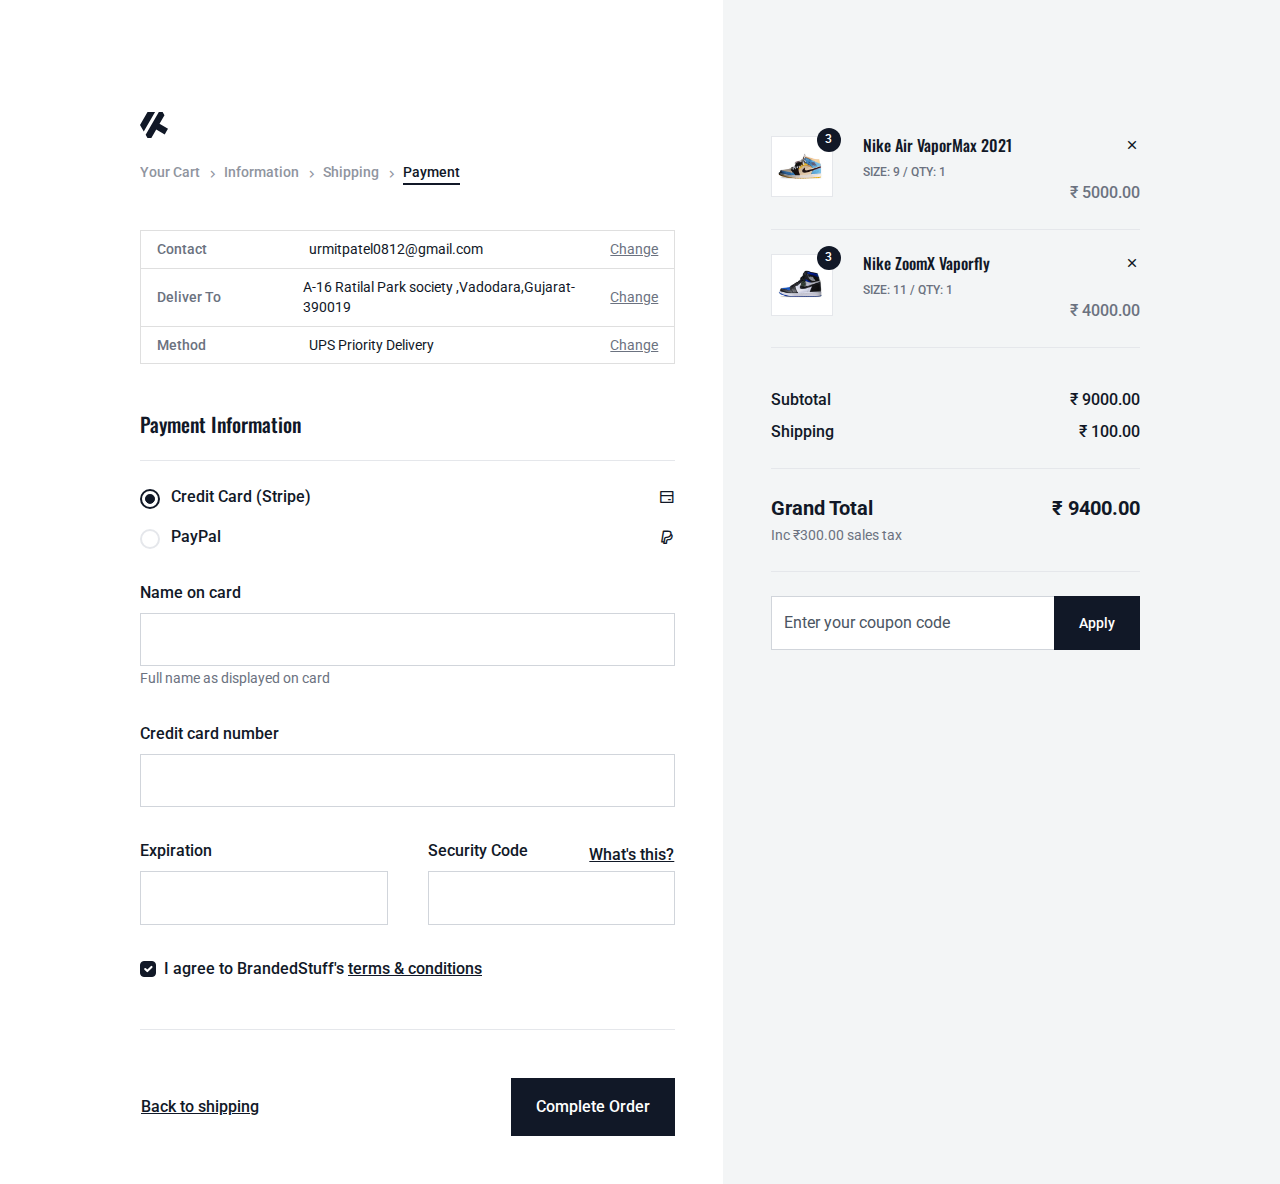
<file: dist/checkout-payment.html>
<!doctype html>
<html lang="en">

<!-- Head -->
<head>
  <!-- Page Meta Tags-->
  <meta charset="utf-8">
  <meta http-equiv="x-ua-compatible" content="ie=edge">
  <meta name="viewport" content="width=device-width, initial-scale=1.0">
  <meta name="description" content="">
  <meta name="author" content="">
  <meta name="keywords" content="">

  <!-- Custom Google Fonts-->
  <link rel="preconnect" href="https://fonts.gstatic.com">
  <link href="https://fonts.googleapis.com/css2?family=Oswald:wght@500;600&family=Roboto:wght@300;400;700&display=auto"
    rel="stylesheet">

  <!-- Favicon -->
  <link rel="apple-touch-icon" sizes="180x180" href="./assets/images/favicon/apple-touch-icon.png">
  <link rel="icon" type="image/png" sizes="32x32" href="./assets/images/favicon/favicon-32x32.png">
  <link rel="icon" type="image/png" sizes="16x16" href="./assets/images/favicon/favicon-16x16.png">
  <link rel="mask-icon" href="./assets/images/favicon/safari-pinned-tab.svg" color="#5bbad5">
  <meta name="msapplication-TileColor" content="#da532c">
  <meta name="theme-color" content="#ffffff">

  <!-- Vendor CSS -->
  <link rel="stylesheet" href="./assets/css/libs.bundle.css" />

  <!-- Main CSS -->
  <link rel="stylesheet" href="./assets/css/theme.bundle.css" />

  <!-- Fix for custom scrollbar if JS is disabled-->
  <noscript>
    <style>
      /**
          * Reinstate scrolling for non-JS clients
          */
      .simplebar-content-wrapper {
        overflow: auto;
      }
    </style>
  </noscript>

  <!-- Page Title -->
  <title>BrandedStuff</title>

</head>
<body class="">

    <!-- Main Section-->
    <section class="mt-0  vh-lg-100">
        <!-- Page Content Goes Here -->
        <div class="container">
            <div class="row g-0 vh-lg-100">
                <div class="col-lg-7 pt-5 pt-lg-10">
                    <div class="pe-lg-5">
                        <!-- Logo-->
                        <a class="navbar-brand fw-bold fs-3 flex-shrink-0 mx-0 px-0" href="./index.html">
                                <div class="d-flex align-items-center">
                                    <svg class="f-w-7" xmlns="http://www.w3.org/2000/svg" viewBox="0 0 77.53 72.26"><path d="M10.43,54.2h0L0,36.13,10.43,18.06,20.86,0H41.72L10.43,54.2Zm67.1-7.83L73,54.2,68.49,62,45,48.47,31.29,72.26H20.86l-5.22-9L52.15,0H62.58l5.21,9L54.06,32.82,77.53,46.37Z" fill="currentColor" fill-rule="evenodd"/></svg>
                                </div>
                            </a>
                        <!-- / Logo-->
                        <nav class="d-none d-md-block">
                            <ul class="list-unstyled d-flex justify-content-start mt-4 align-items-center fw-bolder small">
                                <li class="me-4"><a class="nav-link-checkout "
                                        href="./cart.html">Your Cart</a></li>
                                <li class="me-4"><a class="nav-link-checkout "
                                        href="./checkout.html">Information</a></li>
                                <li class="me-4"><a class="nav-link-checkout "
                                        href="./checkout-shipping.html">Shipping</a></li>
                                <li><a class="nav-link-checkout nav-link-last active"
                                        href="./checkout-payment.html">Payment</a></li>
                            </ul>
                        </nav>                        <div class="mt-5">
                            <!-- Checkout Information Summary -->
                            <ul class="list-group mb-5 d-none d-lg-block rounded-0">
                                <li class="list-group-item d-flex justify-content-between align-items-center">
                                    <div class="d-flex justify-content-start align-items-center">
                                        <span class="text-muted small me-2 f-w-36 fw-bolder">Contact</span>
                                        <span class="small">urmitpatel0812@gmail.com</span>
                                    </div>
                                    <a href="./checkout.html" class="text-muted small" role="button">Change</a>
                                </li>
                                <li class="list-group-item d-flex justify-content-between align-items-center">
                                    <div class="d-flex justify-content-start align-items-center">
                                        <span class="text-muted small me-2 f-w-36 fw-bolder">Deliver To</span>
                                        <span class="small">A-16 Ratilal Park society ,Vadodara,Gujarat-390019</span>
                                    </div>
                                    <a href="./checkout-shipping.html" class="text-muted small" role="button">Change</a>
                                </li>
                                <li class="list-group-item d-flex justify-content-between align-items-center">
                                    <div class="d-flex justify-content-start align-items-center">
                                        <span class="text-muted small me-2 f-w-36 fw-bolder">Method</span>
                                        <span class="small">UPS Priority Delivery</span>
                                    </div>
                                    <a href="./checkout-shipping.html" class="text-muted small" role="button">Change</a>
                                </li>
                            </ul><!-- / Checkout Information Summary-->
                            
                            <!-- Checkout Panel Information-->
                            <h3 class="fs-5 fw-bolder mb-4 border-bottom pb-4">Payment Information</h3>
                            
                            <div class="row">
                            
                              <!-- Payment Option-->
                              <div class="col-12">
                                <div class="form-check form-group form-check-custom form-radio-custom mb-3">
                                  <input class="form-check-input" type="radio" name="checkoutPaymentMethod" id="checoutPaymentStripe" checked>
                                  <label class="form-check-label" for="checoutPaymentStripe">
                                    <span class="d-flex justify-content-between align-items-start">
                                      <span>
                                        <span class="mb-0 fw-bolder d-block">Credit Card (Stripe)</span>
                                      </span>
                                      <i class="ri-bank-card-line"></i>
                                    </span>
                                  </label>
                                </div>
                              </div>
                            
                              <!-- Payment Option-->
                              <div class="col-12">
                                <div class="form-check form-group form-check-custom form-radio-custom mb-3">
                                  <input class="form-check-input" type="radio" name="checkoutPaymentMethod" id="checkoutPaymentPaypal">
                                  <label class="form-check-label" for="checkoutPaymentPaypal">
                                    <span class="d-flex justify-content-between align-items-start">
                                      <span>
                                        <span class="mb-0 fw-bolder d-block">PayPal</span>
                                      </span>
                                      <i class="ri-paypal-line"></i>
                                    </span>
                                  </label>
                                </div>
                              </div>
                            
                            </div>
                            
                            <!-- Payment Details-->
                            <div class="card-details">
                              <div class="row pt-3">
                                <div class="col-md-12">
                                  <div class="form-group">
                                    <label for="cc-name" class="form-label">Name on card</label>
                                    <input type="text" class="form-control" id="cc-name" placeholder="" required="">
                                    <small class="text-muted">Full name as displayed on card</small>
                                  </div>
                                </div>
                            
                                <div class="col-md-12">
                                  <div class="form-group">
                                    <label for="cc-number" class="form-label">Credit card number</label>
                                    <input type="text" class="form-control" id="cc-number" placeholder="" required="">
                                  </div>
                                </div>
                            
                                <div class="col-md-6">
                                  <div class="form-group">
                                    <label for="cc-expiration" class="form-label">Expiration</label>
                                    <input type="text" class="form-control" id="cc-expiration" placeholder="" required="">
                                  </div>
                                </div>
                            
                                <div class="col-md-6">
                                  <div class="form-group">
                                    <div class="d-flex">
                                      <label for="cc-cvv" class="form-label d-flex w-100 justify-content-between align-items-center">Security Code</label>
                                      <button type="button" class="btn btn-link p-0 fw-bolder fs-xs text-nowrap" data-bs-toggle="tooltip"
                                              data-bs-placement="top"
                                              title="A CVV is a number on your credit card or debit card that's in addition to your credit card number and expiration date">
                                        What's this?
                                      </button>
                                    </div>
                                    <input type="text" class="form-control" id="cc-cvv" placeholder="" required="">
                                  </div>
                                </div>
                              </div>
                            </div>
                            <!-- / Payment Details-->
                            
                            <!-- Paypal Info-->
                            <div class="paypal-details bg-light p-4 d-none my-3 fw-bolder">
                              Please click on complete order. You will then be transferred to Paypal to enter your payment details.
                            </div>
                            <!-- /Paypal Info-->
                            
                            <!-- Accept Terms Checkbox-->
                            <div class="form-group form-check m-0">
                              <input type="checkbox" class="form-check-input" id="accept-terms" checked>
                              <label class="form-check-label fw-bolder" for="accept-terms">I agree to BrandedStuff's <a href="#">terms &
                                  conditions</a></label>
                            </div>
                            
                            <div class="pt-5 mt-5 pb-5 border-top d-flex flex-column flex-md-row justify-content-between align-items-center">
                              <a href="./checkout-shipping.html" class="btn ps-md-0 btn-link fw-bolder w-100 w-md-auto mb-2 mb-md-0" role="button">Back to
                                shipping</a>
                              <a href="#" class="btn btn-dark w-100 w-md-auto" role="button">Complete Order</a>
                            </div>
                        </div>
                    </div>
                </div>
                <div class="col-12 col-lg-5 bg-light pt-lg-10 aside-checkout pb-5 pb-lg-0 my-5 my-lg-0">
                    <div class="p-4 py-lg-0 pe-lg-0 ps-lg-5">
                        <div class="pb-3">
                            <!-- Cart Item-->
                            <div class="row mx-0 py-4 g-0 border-bottom">
                                <div class="col-2 position-relative">
                                        <span class="checkout-item-qty">3</span>
                                    <picture class="d-block border">
                                        <img class="img-fluid" src="./assets/images/products/product-cart-1.jpg" alt="HTML Bootstrap Template by Pixel Rocket">
                                    </picture>
                                </div>
                                <div class="col-9 offset-1">
                                    <div>
                                        <h6 class="justify-content-between d-flex align-items-start mb-2">
                                            Nike Air VaporMax 2021
                                            <i class="ri-close-line ms-3"></i>
                                        </h6>
                                        <span class="d-block text-muted fw-bolder text-uppercase fs-9">Size: 9 / Qty: 1</span>
                                    </div>
                                    <p class="fw-bolder text-end text-muted m-0">₹ 5000.00</p>
                                </div>
                            </div>    <!-- / Cart Item-->
                            <!-- Cart Item-->
                            <div class="row mx-0 py-4 g-0 border-bottom">
                                <div class="col-2 position-relative">
                                        <span class="checkout-item-qty">3</span>
                                    <picture class="d-block border">
                                        <img class="img-fluid" src="./assets/images/products/product-cart-2.jpg" alt="HTML Bootstrap Template by Pixel Rocket">
                                    </picture>
                                </div>
                                <div class="col-9 offset-1">
                                    <div>
                                        <h6 class="justify-content-between d-flex align-items-start mb-2">
                                            Nike ZoomX Vaporfly
                                            <i class="ri-close-line ms-3"></i>
                                        </h6>
                                        <span class="d-block text-muted fw-bolder text-uppercase fs-9">Size: 11 / Qty: 1</span>
                                    </div>
                                    <p class="fw-bolder text-end text-muted m-0">₹ 4000.00</p>
                                </div>
                            </div>    <!-- / Cart Item-->
                        </div>
                        <div class="py-4 border-bottom">
                            <div class="d-flex justify-content-between align-items-center mb-2">
                                <p class="m-0 fw-bolder fs-6">Subtotal</p>
                                <p class="m-0 fs-6 fw-bolder">₹ 9000.00</p>
                            </div>
                            <div class="d-flex justify-content-between align-items-center ">
                                <p class="m-0 fw-bolder fs-6">Shipping</p>
                                <p class="m-0 fs-6 fw-bolder">₹ 100.00</p>
                            </div>
                        </div>
                        <div class="py-4 border-bottom">
                            <div class="d-flex justify-content-between">
                                <div>
                                    <p class="m-0 fw-bold fs-5">Grand Total</p>
                                    <span class="text-muted small">Inc ₹300.00 sales tax</span>
                                </div>
                                <p class="m-0 fs-5 fw-bold">₹ 9400.00</p>
                            </div>
                        </div>
                        <div class="py-4">
                            <div class="input-group mb-0">
                                <input type="text" class="form-control" placeholder="Enter your coupon code">
                                <button class="btn btn-dark btn-sm px-4">Apply</button>
                            </div>
                        </div>
                    </div>
                </div>
            </div>
        </div>
        <!-- /Page Content -->
    </section>
    <!-- / Main Section-->


    <!-- Theme JS -->
    <!-- Vendor JS -->
    <script src="./assets/js/vendor.bundle.js"></script>
    
    <!-- Theme JS -->
    <script src="./assets/js/theme.bundle.js"></script>
</body>

</html>
</file>
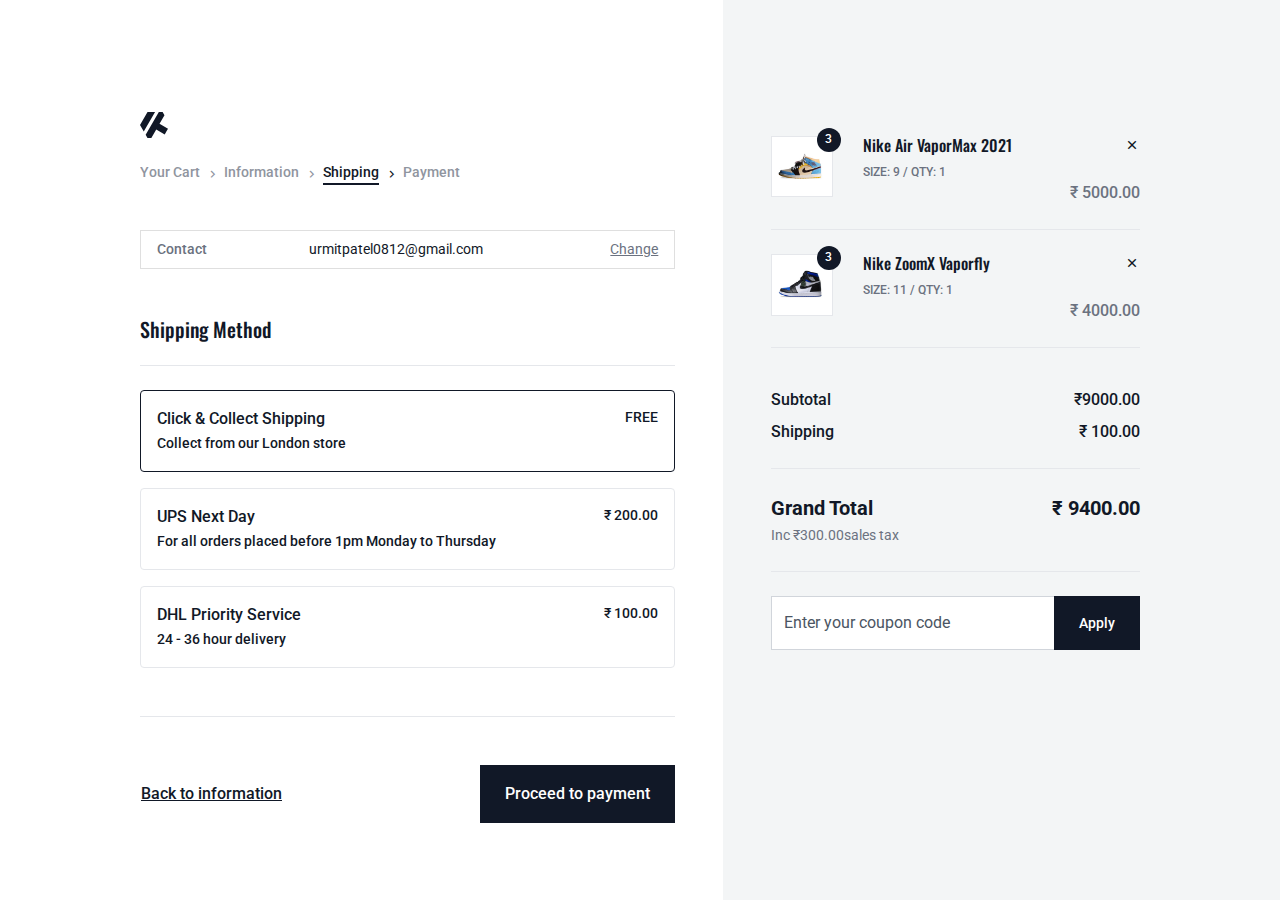
<file: dist/checkout-shipping.html>
<!doctype html>
<html lang="en">

<!-- Head -->
<head>
  <!-- Page Meta Tags-->
  <meta charset="utf-8">
  <meta http-equiv="x-ua-compatible" content="ie=edge">
  <meta name="viewport" content="width=device-width, initial-scale=1.0">
  <meta name="description" content="">
  <meta name="author" content="">
  <meta name="keywords" content="">

  <!-- Custom Google Fonts-->
  <link rel="preconnect" href="https://fonts.gstatic.com">
  <link href="https://fonts.googleapis.com/css2?family=Oswald:wght@500;600&family=Roboto:wght@300;400;700&display=auto"
    rel="stylesheet">

  <!-- Favicon -->
  <link rel="apple-touch-icon" sizes="180x180" href="./assets/images/favicon/apple-touch-icon.png">
  <link rel="icon" type="image/png" sizes="32x32" href="./assets/images/favicon/favicon-32x32.png">
  <link rel="icon" type="image/png" sizes="16x16" href="./assets/images/favicon/favicon-16x16.png">
  <link rel="mask-icon" href="./assets/images/favicon/safari-pinned-tab.svg" color="#5bbad5">
  <meta name="msapplication-TileColor" content="#da532c">
  <meta name="theme-color" content="#ffffff">

  <!-- Vendor CSS -->
  <link rel="stylesheet" href="./assets/css/libs.bundle.css" />

  <!-- Main CSS -->
  <link rel="stylesheet" href="./assets/css/theme.bundle.css" />

  <!-- Fix for custom scrollbar if JS is disabled-->
  <noscript>
    <style>
      /**
          * Reinstate scrolling for non-JS clients
          */
      .simplebar-content-wrapper {
        overflow: auto;
      }
    </style>
  </noscript>

  <!-- Page Title -->
  <title>BrandedStuff</title>

</head>
<body class="">

    <!-- Main Section-->
    <section class="mt-0  vh-lg-100">
        <!-- Page Content Goes Here -->
        <div class="container">
            <div class="row g-0 vh-lg-100">
                <div class="col-lg-7 pt-5 pt-lg-10">
                    <div class="pe-lg-5">
                        <!-- Logo-->
                        <a class="navbar-brand fw-bold fs-3 flex-shrink-0 mx-0 px-0" href="./index.html">
                                <div class="d-flex align-items-center">
                                    <svg class="f-w-7" xmlns="http://www.w3.org/2000/svg" viewBox="0 0 77.53 72.26"><path d="M10.43,54.2h0L0,36.13,10.43,18.06,20.86,0H41.72L10.43,54.2Zm67.1-7.83L73,54.2,68.49,62,45,48.47,31.29,72.26H20.86l-5.22-9L52.15,0H62.58l5.21,9L54.06,32.82,77.53,46.37Z" fill="currentColor" fill-rule="evenodd"/></svg>
                                </div>
                            </a>
                        <!-- / Logo-->
                        <nav class="d-none d-md-block">
                            <ul class="list-unstyled d-flex justify-content-start mt-4 align-items-center fw-bolder small">
                                <li class="me-4"><a class="nav-link-checkout "
                                        href="./cart.html">Your Cart</a></li>
                                <li class="me-4"><a class="nav-link-checkout "
                                        href="./checkout.html">Information</a></li>
                                <li class="me-4"><a class="nav-link-checkout active"
                                        href="./checkout-shipping.html">Shipping</a></li>
                                <li><a class="nav-link-checkout nav-link-last "
                                        href="./checkout-payment.html">Payment</a></li>
                            </ul>
                        </nav>                        <div class="mt-5">
                            <!-- Checkout Information Summary -->
                            <ul class="list-group mb-5 d-none d-lg-block rounded-0">
                                <li class="list-group-item d-flex justify-content-between align-items-center">
                                    <div class="d-flex justify-content-start align-items-center">
                                        <span class="text-muted small me-2 f-w-36 fw-bolder">Contact</span>
                                        <span class="small">urmitpatel0812@gmail.com</span>
                                    </div>
                                    <a href="./checkout.html" class="text-muted small" role="button">Change</a>
                                </li>
                            </ul><!-- / Checkout Information Summary-->
                            
                            <!-- Checkout Panel Information-->
                            <h3 class="fs-5 fw-bolder mb-4 border-bottom pb-4">Shipping Method</h3>
                            
                            <!-- Shipping Option-->
                            <div class="form-check form-group form-check-custom form-radio-custom form-radio-highlight mb-3">
                              <input class="form-check-input" type="radio" name="checkoutShippingMethod" id="checkoutShippingMethodOne" checked>
                              <label class="form-check-label" for="checkoutShippingMethodOne">
                                <span class="d-flex justify-content-between align-items-start">
                                  <span>
                                    <span class="mb-0 fw-bolder d-block">Click & Collect Shipping</span>
                                    <small class="fw-bolder">Collect from our London store</small>
                                  </span>
                                  <span class="small fw-bolder text-uppercase">Free</span>
                                </span>
                              </label>
                            </div>
                            
                            <!-- Shipping Option-->
                            <div class="form-check form-group form-check-custom form-radio-custom form-radio-highlight mb-3">
                              <input class="form-check-input" type="radio" name="checkoutShippingMethod" id="checkoutShippingMethodTwo">
                              <label class="form-check-label" for="checkoutShippingMethodTwo">
                                <span class="d-flex justify-content-between align-items-start">
                                  <span>
                                    <span class="mb-0 fw-bolder d-block">UPS Next Day</span>
                                    <small class="fw-bolder">For all orders placed before 1pm Monday to Thursday</small>
                                  </span>
                                  <span class="small fw-bolder text-uppercase">₹ 200.00</span>
                                </span>
                              </label>
                            </div>
                            
                            <!-- Shipping Option-->
                            <div class="form-check form-group form-check-custom form-radio-custom form-radio-highlight mb-3">
                              <input class="form-check-input" type="radio" name="checkoutShippingMethod" id="checkoutShippingMethodThree">
                              <label class="form-check-label" for="checkoutShippingMethodThree">
                                <span class="d-flex justify-content-between align-items-start">
                                  <span>
                                    <span class="mb-0 fw-bolder d-block">DHL Priority Service</span>
                                    <small class="fw-bolder">24 - 36 hour delivery</small>
                                  </span>
                                  <span class="small fw-bolder text-uppercase">₹ 100.00</span>
                                </span>
                              </label>
                            </div>
                            
                            <div class="pt-5 mt-5 pb-5 border-top d-flex flex-column flex-md-row justify-content-between align-items-center">
                              <a href="./checkout.html" class="btn ps-md-0 btn-link fw-bolder w-100 w-md-auto mb-2 mb-md-0" role="button">Back to information</a>
                              <a href="./checkout-payment.html" class="btn btn-dark w-100 w-md-auto" role="button">Proceed to payment</a>
                            </div>
                        </div>
                    </div>
                </div>
                <div class="col-12 col-lg-5 bg-light pt-lg-10 aside-checkout pb-5 pb-lg-0 my-5 my-lg-0">
                    <div class="p-4 py-lg-0 pe-lg-0 ps-lg-5">
                        <div class="pb-3">
                            <!-- Cart Item-->
                            <div class="row mx-0 py-4 g-0 border-bottom">
                                <div class="col-2 position-relative">
                                        <span class="checkout-item-qty">3</span>
                                    <picture class="d-block border">
                                        <img class="img-fluid" src="./assets/images/products/product-cart-1.jpg" alt="HTML Bootstrap Template by Pixel Rocket">
                                    </picture>
                                </div>
                                <div class="col-9 offset-1">
                                    <div>
                                        <h6 class="justify-content-between d-flex align-items-start mb-2">
                                            Nike Air VaporMax 2021
                                            <i class="ri-close-line ms-3"></i>
                                        </h6>
                                        <span class="d-block text-muted fw-bolder text-uppercase fs-9">Size: 9 / Qty: 1</span>
                                    </div>
                                    <p class="fw-bolder text-end text-muted m-0">₹ 5000.00</p>
                                </div>
                            </div>    <!-- / Cart Item-->
                            <!-- Cart Item-->
                            <div class="row mx-0 py-4 g-0 border-bottom">
                                <div class="col-2 position-relative">
                                        <span class="checkout-item-qty">3</span>
                                    <picture class="d-block border">
                                        <img class="img-fluid" src="./assets/images/products/product-cart-2.jpg" alt="HTML Bootstrap Template by Pixel Rocket">
                                    </picture>
                                </div>
                                <div class="col-9 offset-1">
                                    <div>
                                        <h6 class="justify-content-between d-flex align-items-start mb-2">
                                            Nike ZoomX Vaporfly
                                            <i class="ri-close-line ms-3"></i>
                                        </h6>
                                        <span class="d-block text-muted fw-bolder text-uppercase fs-9">Size: 11 / Qty: 1</span>
                                    </div>
                                    <p class="fw-bolder text-end text-muted m-0">₹ 4000.00</p>
                                </div>
                            </div>    <!-- / Cart Item-->
                        </div>
                        <div class="py-4 border-bottom">
                            <div class="d-flex justify-content-between align-items-center mb-2">
                                <p class="m-0 fw-bolder fs-6">Subtotal</p>
                                <p class="m-0 fs-6 fw-bolder">₹9000.00</p>
                            </div>
                            <div class="d-flex justify-content-between align-items-center ">
                                <p class="m-0 fw-bolder fs-6">Shipping</p>
                                <p class="m-0 fs-6 fw-bolder">₹ 100.00</p>
                            </div>
                        </div>
                        <div class="py-4 border-bottom">
                            <div class="d-flex justify-content-between">
                                <div>
                                    <p class="m-0 fw-bold fs-5">Grand Total</p>
                                    <span class="text-muted small">Inc ₹300.00sales tax</span>
                                </div>
                                <p class="m-0 fs-5 fw-bold">₹ 9400.00</p>
                            </div>
                        </div>
                        <div class="py-4">
                            <div class="input-group mb-0">
                                <input type="text" class="form-control" placeholder="Enter your coupon code">
                                <button class="btn btn-dark btn-sm px-4">Apply</button>
                            </div>
                        </div>
                    </div>
                </div>
            </div>
        </div>
        <!-- /Page Content -->
    </section>
    <!-- / Main Section-->


    <!-- Theme JS -->
    <!-- Vendor JS -->
    <script src="./assets/js/vendor.bundle.js"></script>
    
    <!-- Theme JS -->
    <script src="./assets/js/theme.bundle.js"></script>
</body>

</html>
</file>
<file: style.css>
@import url("https://fonts.googleapis.com/css2?family=Spartan:wght@100;200;300;400;500;600;700;800;900&display=swap");
* {
  margin: 0;
  padding: 0;
  box-sizing: border-box;
  font-family: "Spartan", sans-serif;
}

html {
  scroll-behavior: smooth;
}

/*Global Styles */

 h1 {
  font-size: 50px;
  line-height: 64px;
  color: #222;
}

h2 {
  font-size: 46px;
  line-height: 54px;
  color: #222;
}

h4 {
  font-size: 20px;
  color: #222;
}

h6 {
  font-weight: 700;
  font-size: 12px;
}

p {
  font-size: 16px;
  color: #465b52;
  margin: 15px 0 20px 0;
}

.section-p1 {
  padding: 40px 80px;
}

.section-m1 {
  margin: 40px 0;
}

button.normal{
    font-size: 14px;
    font-weight: 600;
    padding: 15px 30px;
    color: #000;
    background-color: #fff;
    border-radius: 4px;
    cursor: pointer;
    border: none;
    outline: none;
    transition: 0.2s;
}
button.white{
    font-size: 13px;
    font-weight: 600;
    padding: 11px 18px;
    color: #fff;
    background-color: transparent;

    cursor: pointer;
    border: 1px solid#fff;

    outline: none;
    transition: 0.25s;
}
body {
  width: 100%;
  
}

img.logo{
    width: 12%;
}

#header {
    

    display:flex;
    justify-content: space-between;
    align-items: center;
    padding: 20px 80px;
    background-color: #E3E6F3;
    box-shadow: 0 5px 15px rgba(0, 0, 0, 0.06);
    z-index: 999;
    position: sticky;
    top: 0;
    left: 0;


}
#navbar{
    display: flex;
    justify-content: center;
    align-items: center;
}
#navbar li {

    list-style: none;
    padding: 0 20px;
    position: relative;

}

#navbar li a{
    text-decoration: none;
    font-size: 16px;
    font-weight: 600;
    color: #1a1a1a;
    transition: 0.3s ease;
}
#navbar li a:hover,/*word pr jiiie tyre colur lavav mate*/
#navbar li a.active{ 
    color:#088178;
}
#navbar li a.active::after,
#navbar li a:hover::after{
    content: "";
    width: 30%;
    height: 2px;
    background: #088178;
    position: absolute;
    bottom: -4px;
    left: 20px;
}
#mobile{
    display: none;
    align-items: center;
}
#close{
    display: none;

}


/*home page*/
#hero {
    background-image:url("img/hero4.png") ;
    height: 90vh;
    width: 100%;
    background-size: cover;
    background-position: top 25% right 0%;
    padding: 0 80px;
    display: flex;
    flex-direction: column;
    align-items: flex-start;
    justify-content: center
}
#hero h4 { 
    padding-bottom: 15px;

}
#hero h1 { 
    color: #088178;
    font-size: 50px;

}
#hero button {
    background-image: url("img/button.png");
    background-color: transparent;
    color: #088178;
    border: 0;
    padding: 14px 80px 14px 65px;
    background-repeat: no-repeat;
    cursor: pointer;
    font-weight: 700;
    font-size: 15px;
}
#feature {
    display: flex;
    align-items: center;
    justify-content: space-between;
    flex-wrap: wrap;
}

#feature .fe-box {
    width: 180px;
    text-align: center;
    padding: 25px 15px;
    box-shadow: 20px 20px 34px rgba(0, 0, 0, 0.03);
    border: 1px solid #cce7d0;
    border-radius: 4px;
    margin: 15px 0;
    transition: box-shadow 0.5s ease-in-out; /* Adding smooth transition for hover effect */
}

#feature .fe-box:hover {
    cursor: pointer;
    /* box-shadow: 0px 0px 9px 20px rgba(0, 0, 0, 0.1); */
    box-shadow: 2px 4px 10px rgba(0, 0, 0, 0.3);

    
}
#feature .fe-box img {
    width: 100px;
    margin-bottom: 10px;
}
#feature .fe-box h6 {
    display: inline-block;
    padding: 9px 8px 6px 8px;
    line-height: 1;
    color: #088178;
    background-color: #dddefd;
}

#feature .fe-box:nth-child(2) h6{
    background-color: #9c64959e;
}
#feature .fe-box:nth-child(3) h6{
    background-color: #cdebbc ;
}
#feature .fe-box:nth-child(4) h6{
    background-color: #cdd4f8;
}
#feature .fe-box:nth-child(5) h6{
    background-color: #2c252b73;
}
#feature .fe-box:nth-child(6) h6{
    background-color: #fff2e5;
}

#product1 {
    text-align: center;
}
#product1 .pro-container{
    display: flex;
    justify-content: space-between;
    padding: 20px;
    flex-wrap: wrap;
}

#product1 .pro {
    width: 23%;
    min-width: 250px;
    padding: 10px 12px;
    border: 1px solid #cce7d0;
    border-radius: 25px;
    cursor: pointer;
    transition: box-shadow 0.3s ease-in-out;
    margin: 15px 0;
    position: relative;

}
.pro-container .pro:hover{
    
    box-shadow: 2px 4px 10px rgba(0, 0, 0, 0.3);

}

#product1 .pro img {
    width: 100%;
    border-radius: 20px;
}
#product1 .pro .des{
    text-align: start;
    padding: 10px 0;

}
#product1 .pro .des span{
    color: #060606;
    font-size: 12px    ;
}
#product1 .pro .des h5 {
    padding-top: 7px;
    color: #1a1a1a;
    font-size: 14px;
}
#product1 .pro .des i {
    font-size: 12 px;
    color: rgb(243, 181, 25);
}

#product1 .pro .des h4 {
    padding-top: 7px;
    font-size: 15px;
    font-weight: 700;
    color: #088178;
}
#product1 .pro .cart {
    width: 40px;
    height: 40px;
    line-height: 40px;
    border-radius: 50px;
    background-color: #e8f6ea;
    font-weight: 500;
    color: #088178;
    border-color: 1px solid #cce7d0;
    position: absolute;
    bottom: 20px;
    right: 10px;

}
#banner{
    display: flex;
    flex-direction: column;
    justify-content: center;
    align-items: center;
    text-align: center;
    background-image: url("img/banner/b2.jpg");
    width: 100%;
    height: 40vh;
    background-size: cover;
    background-position: center;
}
#banner h4{
    color: #fff;
    font-size: 16px;
}
#banner h2{
    color: #fff;
    font-size: 30px;
    padding: 10px 0;
}
#banner h2 span{
    color: #ff0000;
}
#banner button:hover{
    background-color:#088178;
    color: #fff;
}
#sm-banner{
    display: flex;
    gap: 2rem;
    align-items: center;
    justify-content: center;
    
}
#sm-banner .banner-box{
    display: flex;
    flex-direction: column;
    justify-content: center;
    align-items: flex-start;
    background-image: url("img/banner/b17.jpg");
    min-width: 580px;
    height: 50vh;
    background-size: cover;
    background-position: center;
    padding: 30px;
}
#sm-banner .banner-box2{
    background-image: url("img/banner/b10.jpg");
}
#sm-banner h4{
    color: #fff;
    font-size: 20px;
    font-weight: 300;

}
#sm-banner h2{
    color: #fff;
    font-size: 28px;
    font-weight: 800;
    
}
#sm-banner span{
    color: #fff;
    font-size: 14px;
    font-weight: 500;
    padding: 15px;
    
}

#sm-banner .banner-box:hover button{
    background: 1px 1px #1a1a1a;
    border: 1px solid #1a1a1a;
    transition: 0.2s;
}

#banner3 {
    display:grid;
    grid-template-columns: 380px 380px 380px;
    grid-gap: 1.6rem;
    justify-content: center;
}
#banner3 .banner-box{
    display: flex;
    flex-direction: column;
    justify-content: center;
    align-items:center;
    text-align: center;
    background-image: url("img/banner/b7.jpg");
    min-width: 30%;
    height: 30vh;
    background-size: cover;
    background-position: center;
    padding: 20px;
    margin-bottom: 20px;
}
#banner3 .banner-box2{
    background-image: url("img/banner/b4.jpg");
}
#banner3 .banner-box3{
    background-image: url("img/banner/b18.jpg");
}
#banner3 h2{
    color: #fff;
    font-size: 22px;
    font-weight: 900;
}
#banner3 h3{
    color: #ec544e;
    font-size: 15px;
    font-weight: 800;
    
}
#newsletter{
    display: flex;
    justify-content: space-between;
    flex-wrap: wrap;
    align-items: center;
    background-image: url("img/banner/b14.png");
    width: 98%;
    margin: 0 auto 1rem auto;

    background-repeat: no-repeat;
    background-position: 20% 30%;
    background-color: #041e42;
}
#newsletter h4{
    font-size: 22px;
    font-weight: 700;
    color: #fff;
}
#newsletter p{
    font-size: 14px;
    font-weight: 600;
    color: #818ea0;
}
#newsletter p span{

    color: #ffbd27;
}
#newsletter .form{
    display:flex;
    width: 40%;
    
}


#newsletter input{
    height: 3.125rem;
    padding: 0 1.25em;
    font-size: 14px;
    width: 100%;
    border: 1px solid transparent;
    border-radius: 4px;
    outline: none;
    border-top-right-radius: 0;
    border-bottom-right-radius: 0;
    
}
#newsletter button{
    background-color: #088178;
    color: #fff;
    white-space: nowrap;
    border-top-left-radius: 0;
    border-bottom-left-radius: 0
}
footer{
    display: flex;
    flex-wrap: wrap;
    justify-content: space-between;
}

footer .col{
    display: flex;
    flex-direction: column;
    align-items: flex-start;
    margin-bottom: 20px;
}
footer .logo{
    margin-bottom: 40px;
    
    
}
footer h4{
    font-size: 14px;
    padding-bottom: 20px;

}
footer p{
    font-size: 13px;
    margin: 0 0 8px 0;
}
footer a{
    font-size: 13px;
    text-decoration: none;
    color: #222;
    margin: 10px;
}
footer .follow{
    margin-top: 20px;
}

footer .follow i{
    color:#465b52;
    padding-right: 4px;
    cursor: pointer;

}
footer .install .row img{
    border: 1px solid #088178;
    border-radius: 6px;
}
footer .install img{
    margin: 10px 0 15px 0;
}
footer .follow i:hover,
footer a:hover{
    color:#088178;

}
footer .copyright{
    width: 100%;
    text-align: center;
}

/*shop page*/
#page-header{
    background-image: url("img/banner/b1.jpg");
    width: 100%;
    height: 40vh;
    background-size: cover;
    display: flex;
    justify-content:center;
    text-align: center;
    flex-direction: column;
    padding: 14px;
}
#page-header h2,
#page-header p{
    color: #fff;
}
#pagination{
    text-align: center;

}

#pagination a{
    text-decoration:none ;
    background-color: #088178;
    padding: 15px 20px;
    border-radius: 4px;
    color: #fff;
    font-weight: 600;

}
#pagination a i{
    font-size: 16px;
    font-weight: 600;

}



/*Single Product*/
#prodetails {
    display: flex;
    margin-top: 20px;

}
#prodetails .single-pro-details{
    width: 50%;
    padding-top: 30px;

}
#prodetails .single-pro-details h4{
    padding: 40px 0 20px 0;
}
#prodetails .single-pro-details h2{
    font-size: 26px;
}
#prodetails .single-pro-details select{
    display: block;
    padding: 5px 10px;
    margin-bottom: 10px;

}
#prodetails .single-pro-details input{
    width: 50px;
    height: 47px;
    padding-left:10px;
    font-size: 16px;
    margin-right: 10px;
}
#prodetails .single-pro-details input:focus{
    outline: none;

}
#prodetails .single-pro-details button{
    background-color: #1a1a1a;
    color: #fff;
}

#prodetails .single-pro-details span{
    line-height: 25px;
}

#prodetails .single-pro-image{
    width: 40%;
    margin-right: 50px;

}

.small-img-group{
    display: flex;
    justify-content: space-between;

}
.small-img-col{
    flex-basis: 24%;
    cursor: pointer;
}
#prodetails .single-pro-image1{
    width: 33%;
    margin-right: 50px;

}
.small-img-col1{
    flex-basis: 32%;
    cursor: pointer;
}
.small-img-group1{
    display: flex;
    justify-content: space-between;

}
#prodetails .single-pro-details1{
    width: 50%;
    padding-top: 30px;

}
#prodetails .single-pro-details1 h4{
    padding: 40px 0 20px 0;
}
#prodetails .single-pro-details1 h2{
    font-size: 26px;
}
#prodetails .single-pro-details1 select{
    display: block;
    padding: 5px 10px;
    margin-bottom: 10px;

}
#prodetails .single-pro-details1 input{
    width: 50px;
    height: 47px;
    padding-left:10px;
    font-size: 16px;
    margin-right: 10px;
}
#prodetails .single-pro-details1 input:focus{
    outline: none;

}
#prodetails .single-pro-details1 button{
    background-color: #1a1a1a;
    color: #fff;
}

#prodetails .single-pro-details1 span{
    line-height: 25px;
}

/* blog page */
#page-header.blog-header{
    background-image: url("img/banner/b19.jpg");
    
}
#page-header.blog-header1{
    background-image: url("img/about/banner.png");
    
}

#blog {
    padding: 150px 150px 0 150px;
    
}
.blog-box {
    display: flex;
    align-items: center;
    width: 100%;
    position: relative;
    padding-bottom: 90px;
}
#blog img {
    width: 100%;
    height: 300px;
    object-fit: cover;
}
.blog-img {
    width: 50%;
    margin-right: 40px;
}
.blog-details{
    width: 50%;

}
.blog-details a{
    text-decoration: none;
    font-size: 11px;
    color: #000;
    font-weight: 700;
    position: relative;
}
.blog-details a::after{
    content: "";
    width: 50px;
    height: 1px;
    background-color: #000;
    position: absolute;
    top:4px;
    right: -60px;
}
.blog-details a:hover{
    color: #088178;
    transition: 0.5s;

}
.blog-details a:hover::after{
    background-color: #088178;
}
.blog-box h1{
    position: absolute;
    top: -40px;
    left: 0;
    font-size: 70px;
    font-weight: 700;
    color: #c9cbce;
    z-index: -9;
   
}
/* about page */
#page-header.about-header{
    background-image: url("img/about/banner.png");
    
}
#about-head{
    display: flex;
    align-items: center;
    
}
#about-head img{
    width: 50%;
    height: auto;
    margin: 0 20px;
}
#about-head div{
    padding-left: 40px; 

}
#about-app{
    text-align: center;
}
.video{
    width: 70%;
    height: 100%;
    margin: 30px auto 0 auto;
}

.video video{
    width: 100%;
    height: 100%;
    border-radius: 20px;
    

}


/* contact-page */
#contact-details{
    display: flex;
    justify-content: space-between;
    align-items: center;
}
.details{
    width: 40%;

}
.details span ,form span{
    font-size: 12px;
}
.details h2 ,form h2{
    font-size: 26px;
    padding:20px 0;
    line-height: 35px;

}
.details h3{
    font-size: 16px;
    padding-bottom: 15px;

}
.details li{
    list-style: none;
    display: flex;
    padding: 10px 0;

}
.details li i{
    font-size: 14px;
    padding-right: 22px;
}
.details li p{
    margin: 0;
    font-size: 14px;

}
.map{
    width: 55%;
    height: 400px;
}
.map iframe{
    width: 100%;
    height: 100%;
}

#form-details{
    display: flex;
    justify-content: space-between;
    margin: 30px;
    padding: 80px;
    border:1px solid #e1e1e1 ;

}
#form-details form{
    display: flex;
    flex-direction: column;
    width:65%;
    align-items: flex-start;
}
#form-details form input
#form-details form textarea{
    padding: 12px 15px;
    margin-bottom: 20px;
    outline: none;
    border: 1px solid #e1e1e1;
    width: 100%;
}
#form-details form button{
    background-color:#088178;
    color: #fff;
}
#form-details .people div{
    padding-bottom: 25px;
    display: flex;
    align-items: flex-start;
}
#form-details .people div img{
    width: 50px;
    border-radius: 20px;
    object-fit: cover;
    margin-right: 15px;

}
  
#form-details .people div p{
    margin: 0;
    font-size: 18px;
    line-height: 25px;

}
#form-details .people div p span{
    display: block;
    font-size: 16px;
    font-weight: 600;
    color: #000;
}

/* cart table */
#cart{
    overflow-x: auto;
}
#cart table{
    width: 100%;
    border-collapse: collapse;
   
    table-layout: fixed;
    white-space: nowrap;

}
#cart table img{
    width: 60px;
}
#cart table td:nth-child(1){
    width: 100px;
    text-align: center;

}
#cart table td:nth-child(2){
    width: 150px;
    text-align: center;
    
}

#cart table td:nth-child(3){
    width: 250px;
    text-align: center;
    
}
#cart table td:nth-child(4),
#cart table td:nth-child(5),
#cart table td:nth-child(6){
    width: 150px;
    text-align: center;
    
}
#cart table td:nth-child(5) input{
    width: 70px;
    padding: 10px  5px 10px 15px;
}
#cart table thead{
    border: 1px solid  #e2e9e1;
    border-left: none;
    border-right: none;

}

#cart table thead td{
    font-weight: 700;
    text-transform: uppercase;
    font-size: 13px;
    padding: 18px 0;
}

#cart table tbody tr td{
    padding-top: 15px;
}

#cart table tbody td{
    font-size: 13px;

}
#cart-add{
    display: flex;
    flex-wrap: wrap;
    justify-content: space-between;

}
#coupon{
    margin-bottom: 30px;
    width: 50%;
}
#coupon h3,
#subtotal h3{
    padding-bottom: 15px;
}
#coupon input{
    padding: 10px 20px;
    outline: none;
    width: 60%;
    margin-right: 10px;
    border: 1px solid #e2e9e1;

}
#coupon button,
#subtotal button{
    background-color: #088178;
    color: #fff;
    padding: 12px 20px;
}
#subtotal{
    width: 50%;
    margin-bottom: 30px;
    border: 1px solid #e2e9e1;
    padding: 30px;
}
#subtotal table{
    border-collapse: collapse;
    width: 100%;
    margin-bottom: 20px;

}
#subtotal table td{
    padding: 10px;
    width: 50%;
    border: 1px solid #e2e9e1;
    font-size: 13px;
}




/*for ipad mini responsive*/

@media (max-width:799px){
    
    #navbar {
        display: flex;
        flex-direction: column;
        justify-content: flex-start;
        align-items: flex-start;
        position: fixed;
        top: 0;
        right: -300px;
        height: 100vh;
        width: 300px;
        background-color: #E3E6F3;
        box-shadow: 0 40px 60px rgba(0, 0, 0, 0.1);
        padding: 80px 0 0 10px;
        transition: 0.3s;

    }
    #navbar.active{
        right: 0px;
    }
    #navbar li{
        margin-bottom: 25px;
    }
    #mobile{
        display: flex;
        align-items: center;
    }
    #mobile i{
        font-size: 24px;
        color: #1a1a1a;
        padding-left: 20px;

    }
    #close{
        display: initial;
        position: absolute;
        top: 30px;
        left:30px;
        color: #222;
        font-size: 24px;
    }
    .lg-bag{
        display: none;
    }
    #hero {
        
        height: 70vh;
        padding: 0 80px;
        background-position: top 30% right 30%;

    }
    #feature {
        
        justify-content: center;
        
    }
    #feature .fe-box {
        margin: 15px 0;
        width: 155px;
    }
    #product1 .pro-container{
        justify-content: center;
    }
    #product1 .pro{
        margin: 15px;
        
    }
    #banner {
        height: 20vh;
    }  
    #sm-banner {
        display: flex;
        flex-direction: column;
        gap:15px;
    } 
    #sm-banner .banner-box{
        height: 30vh;
    } 
   
    #banner3{
        display: grid;
        grid-template-columns: 278px 278px;
  
    }
    .banner-box3{
        width:583px;
    } 
  
    #newsletter {
        margin: 0 ;
        width:100.156%;
    }
    footer .section-p1{
        padding:auto;

    }   
     /* contact page*/
    #form-details{
        padding: 40px;
    }
    #form-details .form{
        width: 50%;

    }
}
/*iphone x mate*/

@media (max-width: 477px){
    .section-p1{
        padding: 20px;
    }
    
    #header {
        padding: 12px 30px;
        position: sticky;
    }
    h1{
        font-size: 38px;
    }
    h2{
        font-size: 32px;
    }
    #hero{
        padding: 0 20px;
        background-position: 60%;
    }
    #feature {
        justify-content: space-between;
    }
    #feature .fe-box{
        width: 155px;
        margin:0 0 15px 0 ;
    }
    #product1.pro{
        width: 100%;
    }
    #banner{
        height: 40vh;
        width: 100%;    

    }
    #sm-banner{
        padding-bottom: 30px;
    }
    #sm-banner .banner-box{
        height: 40vh;
        min-width: 0%;
       
    }
    
    #sm-banner .banner-box2{
        margin-top: 20px;   
        min-width: 0%;
       
    }
    #banner3{
        display: grid;
        grid-template-columns: repeat(1, 1fr);
        gap: 20px;
        grid-template-columns:335px;
    }
    .banner-box3{
        width: 100%;
        margin: 0 auto;
    } 
  
    
    #newsletter .form{
        width: 100%;
    }
    #newsletter {
        margin: 0 ;
        width:100%;
    }
    pre {

        font-size: 9px; /* Adjust as necessary for smaller text */
        padding: 9px;
        word-wrap: break-word;
    }

    /* single product  */
    #prodetails{
        display: flex;
        flex-direction: column;

    }
    #prodetails .single-pro-image{
        width: 100%;
        margin-right: 0px;
    }
    #prodetails .single-pro-details{
        width: 100%;
    
    }
    #prodetails .single-pro-details h4{
        padding: 40px 20px 20px 60px;
        
    }
    #prodetails .single-pro-details span {
        line-height: 25px;
        text-align: justify;
    
    }
    #prodetails .single-pro-details h6{
        padding: 0px 0px 0px 120px;
        
    }
    #prodetails .single-pro-details h2{
        padding: 0px 0px 0px 110px;
        
    }
    #prodetails .single-pro-details select{
        display: block;
        padding: 5px 10px;
        margin-bottom: 10px;
        margin-left: 98px;
    }
    #prodetails .single-pro-details input {
        width: 50px;
        height: 47px;
        padding-left: 12px;
        margin-left: 60px;
        font-size: 14px;
        margin-right: 10px;
    }
    #prodetails .single-pro-image1{
        width: 100%;
        margin-right: 0px;
    
    }
    #prodetails .single-pro-details1{
        width: 100%;
    
    }
    #prodetails .single-pro-details1 h4{
        padding: 40px 20px 20px 100px;
        
    }
    #prodetails .single-pro-details1 span {
        line-height: 25px;
        font-size: 18px;
        text-align: justify;
    
    }
    #prodetails .single-pro-details1 h6{
        padding: 20px 0px 0px 132px;
        
    }
    #prodetails .single-pro-details1 h3{
        padding: 30px 0px 20px 80px;
        
    }
    #prodetails .single-pro-details1 h2{
        padding: 0px 0px 0px 120px;
        
    }
    #prodetails .single-pro-details1 select{
        display: block;
        padding: 5px 10px;
        margin-bottom: 10px;
        margin-left: 118px;
    }
    #prodetails .single-pro-details1 input {
        width: 50px;
        height: 45px;
        padding-left: 12px;
        margin-left: 90px;
        font-size: 14px;
        margin-right: 10px;
    }
    #prodetails .single-pro-details1 button{
        background-color: #1a1a1a;
        color: #fff;
    }
    /* blog page*/
    .blog-box {
        display: flex;
        flex-direction: column;
        align-items: flex-start;
        
    }  
    #blog {
        padding: 100px 20px 0px 20px;
        
    }
    .blog-img{
        width: 100%;
        margin-right: 0px;
        margin-bottom: 30px;

    }
    .blog-details{
        width: 100%;
    }

    /* abot page */

    #about-head{
        flex-direction: column;

    }
    #about-head img{
        width: 100%;
        margin-bottom: 20px;
    }
    #about-head div{
        padding-left: 0px;
    }
    .video{
        width: 100%;
        margin-bottom: 5px;
    }
    #about-head h2{
        margin-left: 45px;
    
    }

    /* contactpage
     */
    #contact-details{
        flex-direction: column;
    }
    .details{
        width: 100%;
        margin-bottom: 30px;
    }
    #contact-details .map{
        width: 100%;
    }
    
    #form-details {
    
        margin: 10px;
        padding: 30px 10px;
        flex-wrap: wrap;
       
    }
    #form-details form{
        width: 100%;
        margin-bottom: 30px;
    }
    /* cartpage */
    #cart-add{
        flex-direction: column;
    }
    #coupon{
        width: 100%;
    }
    #subtotal {
        width: 100%;
        padding: 30px;
        padding-left: 65px;
    }
    
   

}
</file>
<file: dist/assets/css/theme.bundle.css>
.animation-float{-webkit-animation:float 3s ease-in-out infinite;animation:float 3s ease-in-out infinite}.animation-float-1{-webkit-animation:float 1s ease-in-out infinite;animation:float 1s ease-in-out infinite}.animation-float-2{-webkit-animation:float 2s ease-in-out infinite;animation:float 2s ease-in-out infinite}.animation-float-3{-webkit-animation:float 3s ease-in-out infinite;animation:float 3s ease-in-out infinite}.animation-float-4{-webkit-animation:float 4s ease-in-out infinite;animation:float 4s ease-in-out infinite}.animation-float-5{-webkit-animation:float 5s ease-in-out infinite;animation:float 5s ease-in-out infinite}.animation-float-6{-webkit-animation:float 6s ease-in-out infinite;animation:float 6s ease-in-out infinite}.animation-float-7{-webkit-animation:float 7s ease-in-out infinite;animation:float 7s ease-in-out infinite}.animation-float-8{-webkit-animation:float 8s ease-in-out infinite;animation:float 8s ease-in-out infinite}.animation-float-9{-webkit-animation:float 9s ease-in-out infinite;animation:float 9s ease-in-out infinite}.animation-float-10{-webkit-animation:float 10s ease-in-out infinite;animation:float 10s ease-in-out infinite}.animation-marquee-10{-webkit-animation:marquee 10s linear infinite;animation:marquee 10s linear infinite}.animation-marquee-20{-webkit-animation:marquee 20s linear infinite;animation:marquee 20s linear infinite}.animation-marquee-30{-webkit-animation:marquee 30s linear infinite;animation:marquee 30s linear infinite}.animation-marquee-40{-webkit-animation:marquee 40s linear infinite;animation:marquee 40s linear infinite}.animation-marquee-50{-webkit-animation:marquee 50s linear infinite;animation:marquee 50s linear infinite}.animation-marquee-60{-webkit-animation:marquee 60s linear infinite;animation:marquee 60s linear infinite}.animation-marquee-70{-webkit-animation:marquee 70s linear infinite;animation:marquee 70s linear infinite}.animation-marquee-80{-webkit-animation:marquee 80s linear infinite;animation:marquee 80s linear infinite}.animation-marquee-90{-webkit-animation:marquee 90s linear infinite;animation:marquee 90s linear infinite}.animation-marquee-100{-webkit-animation:marquee 100s linear infinite;animation:marquee 100s linear infinite}@-webkit-keyframes float{0%{transform:translateZ(0)}50%{transform:translate3d(0,7px,0)}to{transform:translateZ(0)}}@keyframes float{0%{transform:translateZ(0)}50%{transform:translate3d(0,7px,0)}to{transform:translateZ(0)}}.animation-move{-webkit-animation:move 80s ease;animation:move 80s ease;position:absolute;-webkit-animation-iteration-count:infinite;animation-iteration-count:infinite}.animation-move-slow{-webkit-animation:move 120s ease;animation:move 120s ease;position:absolute;-webkit-animation-iteration-count:infinite;animation-iteration-count:infinite}@-webkit-keyframes move{0%{transform-origin:bottom left;transform:scale(1)}50%{transform:scale(1.2)}to{transform:scale(1)}}@keyframes move{0%{transform-origin:bottom left;transform:scale(1)}50%{transform:scale(1.2)}to{transform:scale(1)}}.animation-rotate{-webkit-animation:rotation 2s linear infinite;animation:rotation 2s linear infinite}@-webkit-keyframes rotation{0%{transform:rotate(0deg)}to{transform:rotate(359deg)}}@keyframes rotation{0%{transform:rotate(0deg)}to{transform:rotate(359deg)}}.animation-pulsate{-webkit-animation:pulsate 2s linear infinite;animation:pulsate 2s linear infinite}@-webkit-keyframes pulsate{0%{transform:scale(1);opacity:.8}45%{transform:scale(1.75);opacity:0}}@keyframes pulsate{0%{transform:scale(1);opacity:.8}45%{transform:scale(1.75);opacity:0}}@-webkit-keyframes fadeIn{0%{display:none;opacity:0}1%{display:block;opacity:0}to{display:block;opacity:1}}@keyframes fadeIn{0%{display:none;opacity:0}1%{display:block;opacity:0}to{display:block;opacity:1}}@-webkit-keyframes fadeInLeft{0%{display:none;opacity:0;transform:translateX(-100%)}1%{display:block;opacity:0}to{display:block;opacity:1;transform:translateX(0)}}@keyframes fadeInLeft{0%{display:none;opacity:0;transform:translateX(-100%)}1%{display:block;opacity:0}to{display:block;opacity:1;transform:translateX(0)}}@-webkit-keyframes fadeInRight{0%{display:none;opacity:0;transform:translateX(100%)}1%{display:block;opacity:0}to{display:block;opacity:1;transform:translateX(0)}}@keyframes fadeInRight{0%{display:none;opacity:0;transform:translateX(100%)}1%{display:block;opacity:0}to{display:block;opacity:1;transform:translateX(0)}}@-webkit-keyframes fadeOutRight{0%{display:block;opacity:1;transform:translateX(0)}to{display:none;opacity:0;transform:translateX(100%)}}@keyframes fadeOutRight{0%{display:block;opacity:1;transform:translateX(0)}to{display:none;opacity:0;transform:translateX(100%)}}@-webkit-keyframes fadeInUp{0%{display:none;opacity:0;transform:translateY(10px)}1%{display:block;opacity:0}to{display:block;opacity:1;transform:translateY(0)}}@keyframes fadeInUp{0%{display:none;opacity:0;transform:translateY(10px)}1%{display:block;opacity:0}to{display:block;opacity:1;transform:translateY(0)}}@-webkit-keyframes fadeInMenu{0%{display:none;opacity:0}1%{display:block;opacity:0}to{display:block;opacity:1}}@keyframes fadeInMenu{0%{display:none;opacity:0}1%{display:block;opacity:0}to{display:block;opacity:1}}@-webkit-keyframes marquee{0%{transform:translateZ(0)}to{transform:translate3d(-100%,0,0)}}@keyframes marquee{0%{transform:translateZ(0)}to{transform:translate3d(-100%,0,0)}}.bg-img-cover{background-repeat:no-repeat;background-size:cover}.bg-img-contain{background-repeat:no-repeat;background-size:contain}.bg-pos-center-center{background-position:50%}.bg-pos-center-top{background-position:top}.bg-pos-left-top{background-position:0 0}.bg-pos-left-center{background-position:0}.bg-pos-right-center{background-position:100%}.bg-pos-right-top{background-position:100% 0}.bg-pos-center-bottom{background-position:bottom}.bg-pos-left-bottom{background-position:0 100%}.bg-pos-right-bottom{background-position:100% 100%}.bg-white-hover:hover{background:#fff!important}.bg-overlay-gradient-dark:after{background:linear-gradient(0deg,rgba(0,0,0,.56),transparent 99%);border-radius:.25rem}.bg-overlay-dark:after,.bg-overlay-gradient-dark:after{content:"";position:absolute;top:0;left:0;right:0;bottom:0;width:100%;height:100%;z-index:1;transition:opacity .3s ease-in-out}.bg-overlay-dark:after{background:rgba(0,0,0,.4)}.bg-overlay-gradient-light:after{content:"";position:absolute;top:0;left:0;right:0;bottom:0;width:100%;height:100%;background:linear-gradient(0deg,hsla(0,0%,100%,.56),hsla(0,0%,100%,0) 99%);z-index:1;border-radius:.25rem;transition:opacity .3s ease-in-out}.bg-overlay-sides-white-to-transparent{position:relative}.bg-overlay-sides-white-to-transparent:before{content:"";display:block;position:absolute;width:20%;height:100%;left:0;top:0;bottom:0;background:linear-gradient(90deg,#fff,hsla(0,0%,100%,.93) 50%,hsla(0,0%,100%,0));z-index:10}.bg-overlay-sides-white-to-transparent:after{content:"";display:block;position:absolute;width:20%;height:100%;right:0;top:0;bottom:0;background:linear-gradient(90deg,hsla(0,0%,100%,0),hsla(0,0%,100%,.93) 50%,#fff);z-index:10}.bg-overlay-h-25:after{height:25%;top:auto}.bg-overlay-h-50:after{height:50%;top:auto}.bg-overlay-h-75:after{height:75%;top:auto}.link-cover:after{position:absolute;top:0;right:0;bottom:0;left:0;z-index:30;pointer-events:auto;content:""}.title-small{letter-spacing:.2em;text-transform:uppercase;font-size:.8rem;font-weight:600;display:block}.text-outline-light{color:transparent;-webkit-text-stroke:2px #fff}.text-outline-dark{color:transparent;-webkit-text-stroke:2px #111827}.bg-text{position:absolute;z-index:-1}.bg-text-title{font-size:390px}@media(max-width:1199.98px){.bg-text-title{font-size:290px}}@media(max-width:991.98px){.bg-text-title{font-size:190px}}@media(max-width:767.98px){.bg-text-title{display:none}}:root{--bs-blue:#0d6efd;--bs-indigo:#6610f2;--bs-purple:#6f46ff;--bs-red:#db1a2a;--bs-yellow:#ffed03;--bs-green:#19b8a2;--bs-cyan:#0dcaf0;--bs-gray:#4b5563;--bs-gray-dark:#1f2937;--bs-primary:#6f46ff;--bs-secondary:#4b5563;--bs-success:#19b8a2;--bs-info:#0dcaf0;--bs-warning:#ffed03;--bs-danger:#db1a2a;--bs-light:#f3f5f6;--bs-dark:#111827;--bs-facebook:#3b5998;--bs-twitter:#00acee;--bs-white:#fff;--bs-pink:#ffa69e;--bs-teal:#08c5d5;--bs-orange:#fc6229;--bs-font-sans-serif:system-ui,-apple-system,"Segoe UI",Roboto,"Helvetica Neue",Arial,"Noto Sans","Liberation Sans",sans-serif,"Apple Color Emoji","Segoe UI Emoji","Segoe UI Symbol","Noto Color Emoji";--bs-font-monospace:SFMono-Regular,Menlo,Monaco,Consolas,"Liberation Mono","Courier New",monospace;--bs-gradient:linear-gradient(180deg,hsla(0,0%,100%,0.15),hsla(0,0%,100%,0))}*,:after,:before{box-sizing:border-box}@media(prefers-reduced-motion:no-preference){:root{scroll-behavior:smooth}}body{margin:0;font-family:var(--bs-font-sans-serif);font-size:1rem;font-weight:400;line-height:1.5;color:#111827;background-color:#fff;-webkit-text-size-adjust:100%;-webkit-tap-highlight-color:rgba(0,0,0,0)}hr{margin:1rem 0;color:inherit;background-color:currentColor;border:0;opacity:.25}hr:not([size]){height:1px}.h1,.h2,.h3,.h4,.h5,.h6,h1,h2,h3,h4,h5,h6{margin-top:0;margin-bottom:.5rem;font-weight:500;line-height:1.2}.h1,h1{font-size:calc(1.375rem + 1.5vw)}@media(min-width:1200px){.h1,h1{font-size:2.5rem}}.h2,h2{font-size:calc(1.325rem + .9vw)}@media(min-width:1200px){.h2,h2{font-size:2rem}}.h3,h3{font-size:calc(1.3rem + .6vw)}@media(min-width:1200px){.h3,h3{font-size:1.75rem}}.h4,h4{font-size:calc(1.275rem + .3vw)}@media(min-width:1200px){.h4,h4{font-size:1.5rem}}.h5,h5{font-size:1.25rem}.h6,h6{font-size:1rem}p{margin-top:0;margin-bottom:1rem}abbr[data-bs-original-title],abbr[title]{-webkit-text-decoration:underline dotted;text-decoration:underline dotted;cursor:help;-webkit-text-decoration-skip-ink:none;text-decoration-skip-ink:none}address{margin-bottom:1rem;font-style:normal;line-height:inherit}ol,ul{padding-left:2rem}dl,ol,ul{margin-top:0;margin-bottom:1rem}ol ol,ol ul,ul ol,ul ul{margin-bottom:0}dt{font-weight:700}dd{margin-bottom:.5rem;margin-left:0}blockquote{margin:0 0 1rem}b,strong{font-weight:500}.small,small{font-size:.85em}.mark,mark{padding:.2em;background-color:#fcf8e3}sub,sup{position:relative;font-size:.75em;line-height:0;vertical-align:baseline}sub{bottom:-.25em}sup{top:-.5em}a{color:#111827;text-decoration:underline}a:hover{color:#0e131f}a:not([href]):not([class]),a:not([href]):not([class]):hover{color:inherit;text-decoration:none}code,kbd,pre,samp{font-family:var(--bs-font-monospace);font-size:1em;direction:ltr;unicode-bidi:bidi-override}pre{display:block;margin-top:0;margin-bottom:1rem;overflow:auto;font-size:.85em}pre code{font-size:inherit;color:inherit;word-break:normal}code{font-size:.85em;color:#ffa69e;word-wrap:break-word}a>code{color:inherit}kbd{padding:.2rem .4rem;font-size:.85em;color:#fff;background-color:#111827;border-radius:.2rem}kbd kbd{padding:0;font-size:1em;font-weight:700}figure{margin:0 0 1rem}img,svg{vertical-align:middle}table{caption-side:bottom;border-collapse:collapse}caption{padding-top:.5rem;padding-bottom:.5rem;color:#6b7280;text-align:left}th{font-weight:500;text-align:inherit;text-align:-webkit-match-parent}tbody,td,tfoot,th,thead,tr{border:0 solid;border-color:inherit}label{display:inline-block}button{border-radius:0}button:focus:not(:focus-visible){outline:0}button,input,optgroup,select,textarea{margin:0;font-family:inherit;font-size:inherit;line-height:inherit}button,select{text-transform:none}[role=button]{cursor:pointer}select{word-wrap:normal}select:disabled{opacity:1}[list]::-webkit-calendar-picker-indicator{display:none}[type=button],[type=reset],[type=submit],button{-webkit-appearance:button}[type=button]:not(:disabled),[type=reset]:not(:disabled),[type=submit]:not(:disabled),button:not(:disabled){cursor:pointer}::-moz-focus-inner{padding:0;border-style:none}textarea{resize:vertical}fieldset{min-width:0;padding:0;margin:0;border:0}legend{float:left;width:100%;padding:0;margin-bottom:.5rem;font-size:calc(1.275rem + .3vw);line-height:inherit}@media(min-width:1200px){legend{font-size:1.5rem}}legend+*{clear:left}::-webkit-datetime-edit-day-field,::-webkit-datetime-edit-fields-wrapper,::-webkit-datetime-edit-hour-field,::-webkit-datetime-edit-minute,::-webkit-datetime-edit-month-field,::-webkit-datetime-edit-text,::-webkit-datetime-edit-year-field{padding:0}::-webkit-inner-spin-button{height:auto}[type=search]{outline-offset:-2px;-webkit-appearance:textfield}::-webkit-search-decoration{-webkit-appearance:none}::-webkit-color-swatch-wrapper{padding:0}::file-selector-button{font:inherit}::-webkit-file-upload-button{font:inherit;-webkit-appearance:button}output{display:inline-block}iframe{border:0}summary{display:list-item;cursor:pointer}progress{vertical-align:baseline}[hidden]{display:none!important}.lead{font-size:1.25rem;font-weight:300}.display-1{font-size:calc(1.625rem + 4.5vw);font-weight:300;line-height:1.2}@media(min-width:1200px){.display-1{font-size:5rem}}.display-2{font-size:calc(1.575rem + 3.9vw);font-weight:300;line-height:1.2}@media(min-width:1200px){.display-2{font-size:4.5rem}}.display-3{font-size:calc(1.525rem + 3.3vw);font-weight:300;line-height:1.2}@media(min-width:1200px){.display-3{font-size:4rem}}.display-4{font-size:calc(1.475rem + 2.7vw);font-weight:300;line-height:1.2}@media(min-width:1200px){.display-4{font-size:3.5rem}}.display-5{font-size:calc(1.425rem + 2.1vw);font-weight:300;line-height:1.2}@media(min-width:1200px){.display-5{font-size:3rem}}.display-6{font-size:calc(1.35rem + 1.2vw);font-weight:300;line-height:1.2}@media(min-width:1200px){.display-6{font-size:2.25rem}}.list-inline,.list-unstyled{padding-left:0;list-style:none}.list-inline-item{display:inline-block}.list-inline-item:not(:last-child){margin-right:.5rem}.initialism{font-size:.85em;text-transform:uppercase}.blockquote{margin-bottom:1rem;font-size:1.25rem}.blockquote>:last-child{margin-bottom:0}.blockquote-footer{margin-top:-1rem;margin-bottom:1rem;font-size:.85em;color:#4b5563}.blockquote-footer:before{content:"— "}.img-fluid,.img-thumbnail{max-width:100%;height:auto}.img-thumbnail{padding:.25rem;background-color:#fff;border:1px solid #d1d5db;border-radius:.25rem}.figure{display:inline-block}.figure-img{margin-bottom:.5rem;line-height:1}.figure-caption{font-size:.85em;color:#4b5563}.container,.container-fluid,.container-lg,.container-md,.container-sm,.container-xl,.container-xxl{width:100%;padding-right:var(--bs-gutter-x,4.375rem);padding-left:var(--bs-gutter-x,4.375rem);margin-right:auto;margin-left:auto}@media(min-width:576px){.container,.container-sm{max-width:100%}}@media(min-width:768px){.container,.container-md,.container-sm{max-width:100%}}@media(min-width:992px){.container,.container-lg,.container-md,.container-sm{max-width:100%}}@media(min-width:1200px){.container,.container-lg,.container-md,.container-sm,.container-xl{max-width:1140px}}@media(min-width:1400px){.container,.container-lg,.container-md,.container-sm,.container-xl,.container-xxl{max-width:1320px}}.row{--bs-gutter-x:2.5rem;--bs-gutter-y:0;display:flex;flex-wrap:wrap;margin-top:calc(var(--bs-gutter-y)*-1);margin-right:calc(var(--bs-gutter-x)/-2);margin-left:calc(var(--bs-gutter-x)/-2)}.row>*{flex-shrink:0;width:100%;max-width:100%;padding-right:calc(var(--bs-gutter-x)/2);padding-left:calc(var(--bs-gutter-x)/2);margin-top:var(--bs-gutter-y)}.col{flex:1 0 0%}.row-cols-auto>*{flex:0 0 auto;width:auto}.row-cols-1>*{flex:0 0 auto;width:100%}.row-cols-2>*{flex:0 0 auto;width:50%}.row-cols-3>*{flex:0 0 auto;width:33.3333333333%}.row-cols-4>*{flex:0 0 auto;width:25%}.row-cols-5>*{flex:0 0 auto;width:20%}.row-cols-6>*{flex:0 0 auto;width:16.6666666667%}.col-auto{flex:0 0 auto;width:auto}.col-1{flex:0 0 auto;width:8.3333333333%}.col-2{flex:0 0 auto;width:16.6666666667%}.col-3{flex:0 0 auto;width:25%}.col-4{flex:0 0 auto;width:33.3333333333%}.col-5{flex:0 0 auto;width:41.6666666667%}.col-6{flex:0 0 auto;width:50%}.col-7{flex:0 0 auto;width:58.3333333333%}.col-8{flex:0 0 auto;width:66.6666666667%}.col-9{flex:0 0 auto;width:75%}.col-10{flex:0 0 auto;width:83.3333333333%}.col-11{flex:0 0 auto;width:91.6666666667%}.col-12{flex:0 0 auto;width:100%}.offset-1{margin-left:8.3333333333%}.offset-2{margin-left:16.6666666667%}.offset-3{margin-left:25%}.offset-4{margin-left:33.3333333333%}.offset-5{margin-left:41.6666666667%}.offset-6{margin-left:50%}.offset-7{margin-left:58.3333333333%}.offset-8{margin-left:66.6666666667%}.offset-9{margin-left:75%}.offset-10{margin-left:83.3333333333%}.offset-11{margin-left:91.6666666667%}.g-0,.gx-0{--bs-gutter-x:0}.g-0,.gy-0{--bs-gutter-y:0}.g-1,.gx-1{--bs-gutter-x:0.25rem}.g-1,.gy-1{--bs-gutter-y:0.25rem}.g-2,.gx-2{--bs-gutter-x:0.5rem}.g-2,.gy-2{--bs-gutter-y:0.5rem}.g-3,.gx-3{--bs-gutter-x:1rem}.g-3,.gy-3{--bs-gutter-y:1rem}.g-4,.gx-4{--bs-gutter-x:1.5rem}.g-4,.gy-4{--bs-gutter-y:1.5rem}.g-5,.gx-5{--bs-gutter-x:3rem}.g-5,.gy-5{--bs-gutter-y:3rem}.g-6,.gx-6{--bs-gutter-x:3.5rem}.g-6,.gy-6{--bs-gutter-y:3.5rem}.g-7,.gx-7{--bs-gutter-x:4rem}.g-7,.gy-7{--bs-gutter-y:4rem}.g-8,.gx-8{--bs-gutter-x:5rem}.g-8,.gy-8{--bs-gutter-y:5rem}.g-9,.gx-9{--bs-gutter-x:6rem}.g-9,.gy-9{--bs-gutter-y:6rem}.g-10,.gx-10{--bs-gutter-x:7rem}.g-10,.gy-10{--bs-gutter-y:7rem}@media(min-width:576px){.col-sm{flex:1 0 0%}.row-cols-sm-auto>*{flex:0 0 auto;width:auto}.row-cols-sm-1>*{flex:0 0 auto;width:100%}.row-cols-sm-2>*{flex:0 0 auto;width:50%}.row-cols-sm-3>*{flex:0 0 auto;width:33.3333333333%}.row-cols-sm-4>*{flex:0 0 auto;width:25%}.row-cols-sm-5>*{flex:0 0 auto;width:20%}.row-cols-sm-6>*{flex:0 0 auto;width:16.6666666667%}.col-sm-auto{flex:0 0 auto;width:auto}.col-sm-1{flex:0 0 auto;width:8.3333333333%}.col-sm-2{flex:0 0 auto;width:16.6666666667%}.col-sm-3{flex:0 0 auto;width:25%}.col-sm-4{flex:0 0 auto;width:33.3333333333%}.col-sm-5{flex:0 0 auto;width:41.6666666667%}.col-sm-6{flex:0 0 auto;width:50%}.col-sm-7{flex:0 0 auto;width:58.3333333333%}.col-sm-8{flex:0 0 auto;width:66.6666666667%}.col-sm-9{flex:0 0 auto;width:75%}.col-sm-10{flex:0 0 auto;width:83.3333333333%}.col-sm-11{flex:0 0 auto;width:91.6666666667%}.col-sm-12{flex:0 0 auto;width:100%}.offset-sm-0{margin-left:0}.offset-sm-1{margin-left:8.3333333333%}.offset-sm-2{margin-left:16.6666666667%}.offset-sm-3{margin-left:25%}.offset-sm-4{margin-left:33.3333333333%}.offset-sm-5{margin-left:41.6666666667%}.offset-sm-6{margin-left:50%}.offset-sm-7{margin-left:58.3333333333%}.offset-sm-8{margin-left:66.6666666667%}.offset-sm-9{margin-left:75%}.offset-sm-10{margin-left:83.3333333333%}.offset-sm-11{margin-left:91.6666666667%}.g-sm-0,.gx-sm-0{--bs-gutter-x:0}.g-sm-0,.gy-sm-0{--bs-gutter-y:0}.g-sm-1,.gx-sm-1{--bs-gutter-x:0.25rem}.g-sm-1,.gy-sm-1{--bs-gutter-y:0.25rem}.g-sm-2,.gx-sm-2{--bs-gutter-x:0.5rem}.g-sm-2,.gy-sm-2{--bs-gutter-y:0.5rem}.g-sm-3,.gx-sm-3{--bs-gutter-x:1rem}.g-sm-3,.gy-sm-3{--bs-gutter-y:1rem}.g-sm-4,.gx-sm-4{--bs-gutter-x:1.5rem}.g-sm-4,.gy-sm-4{--bs-gutter-y:1.5rem}.g-sm-5,.gx-sm-5{--bs-gutter-x:3rem}.g-sm-5,.gy-sm-5{--bs-gutter-y:3rem}.g-sm-6,.gx-sm-6{--bs-gutter-x:3.5rem}.g-sm-6,.gy-sm-6{--bs-gutter-y:3.5rem}.g-sm-7,.gx-sm-7{--bs-gutter-x:4rem}.g-sm-7,.gy-sm-7{--bs-gutter-y:4rem}.g-sm-8,.gx-sm-8{--bs-gutter-x:5rem}.g-sm-8,.gy-sm-8{--bs-gutter-y:5rem}.g-sm-9,.gx-sm-9{--bs-gutter-x:6rem}.g-sm-9,.gy-sm-9{--bs-gutter-y:6rem}.g-sm-10,.gx-sm-10{--bs-gutter-x:7rem}.g-sm-10,.gy-sm-10{--bs-gutter-y:7rem}}@media(min-width:768px){.col-md{flex:1 0 0%}.row-cols-md-auto>*{flex:0 0 auto;width:auto}.row-cols-md-1>*{flex:0 0 auto;width:100%}.row-cols-md-2>*{flex:0 0 auto;width:50%}.row-cols-md-3>*{flex:0 0 auto;width:33.3333333333%}.row-cols-md-4>*{flex:0 0 auto;width:25%}.row-cols-md-5>*{flex:0 0 auto;width:20%}.row-cols-md-6>*{flex:0 0 auto;width:16.6666666667%}.col-md-auto{flex:0 0 auto;width:auto}.col-md-1{flex:0 0 auto;width:8.3333333333%}.col-md-2{flex:0 0 auto;width:16.6666666667%}.col-md-3{flex:0 0 auto;width:25%}.col-md-4{flex:0 0 auto;width:33.3333333333%}.col-md-5{flex:0 0 auto;width:41.6666666667%}.col-md-6{flex:0 0 auto;width:50%}.col-md-7{flex:0 0 auto;width:58.3333333333%}.col-md-8{flex:0 0 auto;width:66.6666666667%}.col-md-9{flex:0 0 auto;width:75%}.col-md-10{flex:0 0 auto;width:83.3333333333%}.col-md-11{flex:0 0 auto;width:91.6666666667%}.col-md-12{flex:0 0 auto;width:100%}.offset-md-0{margin-left:0}.offset-md-1{margin-left:8.3333333333%}.offset-md-2{margin-left:16.6666666667%}.offset-md-3{margin-left:25%}.offset-md-4{margin-left:33.3333333333%}.offset-md-5{margin-left:41.6666666667%}.offset-md-6{margin-left:50%}.offset-md-7{margin-left:58.3333333333%}.offset-md-8{margin-left:66.6666666667%}.offset-md-9{margin-left:75%}.offset-md-10{margin-left:83.3333333333%}.offset-md-11{margin-left:91.6666666667%}.g-md-0,.gx-md-0{--bs-gutter-x:0}.g-md-0,.gy-md-0{--bs-gutter-y:0}.g-md-1,.gx-md-1{--bs-gutter-x:0.25rem}.g-md-1,.gy-md-1{--bs-gutter-y:0.25rem}.g-md-2,.gx-md-2{--bs-gutter-x:0.5rem}.g-md-2,.gy-md-2{--bs-gutter-y:0.5rem}.g-md-3,.gx-md-3{--bs-gutter-x:1rem}.g-md-3,.gy-md-3{--bs-gutter-y:1rem}.g-md-4,.gx-md-4{--bs-gutter-x:1.5rem}.g-md-4,.gy-md-4{--bs-gutter-y:1.5rem}.g-md-5,.gx-md-5{--bs-gutter-x:3rem}.g-md-5,.gy-md-5{--bs-gutter-y:3rem}.g-md-6,.gx-md-6{--bs-gutter-x:3.5rem}.g-md-6,.gy-md-6{--bs-gutter-y:3.5rem}.g-md-7,.gx-md-7{--bs-gutter-x:4rem}.g-md-7,.gy-md-7{--bs-gutter-y:4rem}.g-md-8,.gx-md-8{--bs-gutter-x:5rem}.g-md-8,.gy-md-8{--bs-gutter-y:5rem}.g-md-9,.gx-md-9{--bs-gutter-x:6rem}.g-md-9,.gy-md-9{--bs-gutter-y:6rem}.g-md-10,.gx-md-10{--bs-gutter-x:7rem}.g-md-10,.gy-md-10{--bs-gutter-y:7rem}}@media(min-width:992px){.col-lg{flex:1 0 0%}.row-cols-lg-auto>*{flex:0 0 auto;width:auto}.row-cols-lg-1>*{flex:0 0 auto;width:100%}.row-cols-lg-2>*{flex:0 0 auto;width:50%}.row-cols-lg-3>*{flex:0 0 auto;width:33.3333333333%}.row-cols-lg-4>*{flex:0 0 auto;width:25%}.row-cols-lg-5>*{flex:0 0 auto;width:20%}.row-cols-lg-6>*{flex:0 0 auto;width:16.6666666667%}.col-lg-auto{flex:0 0 auto;width:auto}.col-lg-1{flex:0 0 auto;width:8.3333333333%}.col-lg-2{flex:0 0 auto;width:16.6666666667%}.col-lg-3{flex:0 0 auto;width:25%}.col-lg-4{flex:0 0 auto;width:33.3333333333%}.col-lg-5{flex:0 0 auto;width:41.6666666667%}.col-lg-6{flex:0 0 auto;width:50%}.col-lg-7{flex:0 0 auto;width:58.3333333333%}.col-lg-8{flex:0 0 auto;width:66.6666666667%}.col-lg-9{flex:0 0 auto;width:75%}.col-lg-10{flex:0 0 auto;width:83.3333333333%}.col-lg-11{flex:0 0 auto;width:91.6666666667%}.col-lg-12{flex:0 0 auto;width:100%}.offset-lg-0{margin-left:0}.offset-lg-1{margin-left:8.3333333333%}.offset-lg-2{margin-left:16.6666666667%}.offset-lg-3{margin-left:25%}.offset-lg-4{margin-left:33.3333333333%}.offset-lg-5{margin-left:41.6666666667%}.offset-lg-6{margin-left:50%}.offset-lg-7{margin-left:58.3333333333%}.offset-lg-8{margin-left:66.6666666667%}.offset-lg-9{margin-left:75%}.offset-lg-10{margin-left:83.3333333333%}.offset-lg-11{margin-left:91.6666666667%}.g-lg-0,.gx-lg-0{--bs-gutter-x:0}.g-lg-0,.gy-lg-0{--bs-gutter-y:0}.g-lg-1,.gx-lg-1{--bs-gutter-x:0.25rem}.g-lg-1,.gy-lg-1{--bs-gutter-y:0.25rem}.g-lg-2,.gx-lg-2{--bs-gutter-x:0.5rem}.g-lg-2,.gy-lg-2{--bs-gutter-y:0.5rem}.g-lg-3,.gx-lg-3{--bs-gutter-x:1rem}.g-lg-3,.gy-lg-3{--bs-gutter-y:1rem}.g-lg-4,.gx-lg-4{--bs-gutter-x:1.5rem}.g-lg-4,.gy-lg-4{--bs-gutter-y:1.5rem}.g-lg-5,.gx-lg-5{--bs-gutter-x:3rem}.g-lg-5,.gy-lg-5{--bs-gutter-y:3rem}.g-lg-6,.gx-lg-6{--bs-gutter-x:3.5rem}.g-lg-6,.gy-lg-6{--bs-gutter-y:3.5rem}.g-lg-7,.gx-lg-7{--bs-gutter-x:4rem}.g-lg-7,.gy-lg-7{--bs-gutter-y:4rem}.g-lg-8,.gx-lg-8{--bs-gutter-x:5rem}.g-lg-8,.gy-lg-8{--bs-gutter-y:5rem}.g-lg-9,.gx-lg-9{--bs-gutter-x:6rem}.g-lg-9,.gy-lg-9{--bs-gutter-y:6rem}.g-lg-10,.gx-lg-10{--bs-gutter-x:7rem}.g-lg-10,.gy-lg-10{--bs-gutter-y:7rem}}@media(min-width:1200px){.col-xl{flex:1 0 0%}.row-cols-xl-auto>*{flex:0 0 auto;width:auto}.row-cols-xl-1>*{flex:0 0 auto;width:100%}.row-cols-xl-2>*{flex:0 0 auto;width:50%}.row-cols-xl-3>*{flex:0 0 auto;width:33.3333333333%}.row-cols-xl-4>*{flex:0 0 auto;width:25%}.row-cols-xl-5>*{flex:0 0 auto;width:20%}.row-cols-xl-6>*{flex:0 0 auto;width:16.6666666667%}.col-xl-auto{flex:0 0 auto;width:auto}.col-xl-1{flex:0 0 auto;width:8.3333333333%}.col-xl-2{flex:0 0 auto;width:16.6666666667%}.col-xl-3{flex:0 0 auto;width:25%}.col-xl-4{flex:0 0 auto;width:33.3333333333%}.col-xl-5{flex:0 0 auto;width:41.6666666667%}.col-xl-6{flex:0 0 auto;width:50%}.col-xl-7{flex:0 0 auto;width:58.3333333333%}.col-xl-8{flex:0 0 auto;width:66.6666666667%}.col-xl-9{flex:0 0 auto;width:75%}.col-xl-10{flex:0 0 auto;width:83.3333333333%}.col-xl-11{flex:0 0 auto;width:91.6666666667%}.col-xl-12{flex:0 0 auto;width:100%}.offset-xl-0{margin-left:0}.offset-xl-1{margin-left:8.3333333333%}.offset-xl-2{margin-left:16.6666666667%}.offset-xl-3{margin-left:25%}.offset-xl-4{margin-left:33.3333333333%}.offset-xl-5{margin-left:41.6666666667%}.offset-xl-6{margin-left:50%}.offset-xl-7{margin-left:58.3333333333%}.offset-xl-8{margin-left:66.6666666667%}.offset-xl-9{margin-left:75%}.offset-xl-10{margin-left:83.3333333333%}.offset-xl-11{margin-left:91.6666666667%}.g-xl-0,.gx-xl-0{--bs-gutter-x:0}.g-xl-0,.gy-xl-0{--bs-gutter-y:0}.g-xl-1,.gx-xl-1{--bs-gutter-x:0.25rem}.g-xl-1,.gy-xl-1{--bs-gutter-y:0.25rem}.g-xl-2,.gx-xl-2{--bs-gutter-x:0.5rem}.g-xl-2,.gy-xl-2{--bs-gutter-y:0.5rem}.g-xl-3,.gx-xl-3{--bs-gutter-x:1rem}.g-xl-3,.gy-xl-3{--bs-gutter-y:1rem}.g-xl-4,.gx-xl-4{--bs-gutter-x:1.5rem}.g-xl-4,.gy-xl-4{--bs-gutter-y:1.5rem}.g-xl-5,.gx-xl-5{--bs-gutter-x:3rem}.g-xl-5,.gy-xl-5{--bs-gutter-y:3rem}.g-xl-6,.gx-xl-6{--bs-gutter-x:3.5rem}.g-xl-6,.gy-xl-6{--bs-gutter-y:3.5rem}.g-xl-7,.gx-xl-7{--bs-gutter-x:4rem}.g-xl-7,.gy-xl-7{--bs-gutter-y:4rem}.g-xl-8,.gx-xl-8{--bs-gutter-x:5rem}.g-xl-8,.gy-xl-8{--bs-gutter-y:5rem}.g-xl-9,.gx-xl-9{--bs-gutter-x:6rem}.g-xl-9,.gy-xl-9{--bs-gutter-y:6rem}.g-xl-10,.gx-xl-10{--bs-gutter-x:7rem}.g-xl-10,.gy-xl-10{--bs-gutter-y:7rem}}@media(min-width:1400px){.col-xxl{flex:1 0 0%}.row-cols-xxl-auto>*{flex:0 0 auto;width:auto}.row-cols-xxl-1>*{flex:0 0 auto;width:100%}.row-cols-xxl-2>*{flex:0 0 auto;width:50%}.row-cols-xxl-3>*{flex:0 0 auto;width:33.3333333333%}.row-cols-xxl-4>*{flex:0 0 auto;width:25%}.row-cols-xxl-5>*{flex:0 0 auto;width:20%}.row-cols-xxl-6>*{flex:0 0 auto;width:16.6666666667%}.col-xxl-auto{flex:0 0 auto;width:auto}.col-xxl-1{flex:0 0 auto;width:8.3333333333%}.col-xxl-2{flex:0 0 auto;width:16.6666666667%}.col-xxl-3{flex:0 0 auto;width:25%}.col-xxl-4{flex:0 0 auto;width:33.3333333333%}.col-xxl-5{flex:0 0 auto;width:41.6666666667%}.col-xxl-6{flex:0 0 auto;width:50%}.col-xxl-7{flex:0 0 auto;width:58.3333333333%}.col-xxl-8{flex:0 0 auto;width:66.6666666667%}.col-xxl-9{flex:0 0 auto;width:75%}.col-xxl-10{flex:0 0 auto;width:83.3333333333%}.col-xxl-11{flex:0 0 auto;width:91.6666666667%}.col-xxl-12{flex:0 0 auto;width:100%}.offset-xxl-0{margin-left:0}.offset-xxl-1{margin-left:8.3333333333%}.offset-xxl-2{margin-left:16.6666666667%}.offset-xxl-3{margin-left:25%}.offset-xxl-4{margin-left:33.3333333333%}.offset-xxl-5{margin-left:41.6666666667%}.offset-xxl-6{margin-left:50%}.offset-xxl-7{margin-left:58.3333333333%}.offset-xxl-8{margin-left:66.6666666667%}.offset-xxl-9{margin-left:75%}.offset-xxl-10{margin-left:83.3333333333%}.offset-xxl-11{margin-left:91.6666666667%}.g-xxl-0,.gx-xxl-0{--bs-gutter-x:0}.g-xxl-0,.gy-xxl-0{--bs-gutter-y:0}.g-xxl-1,.gx-xxl-1{--bs-gutter-x:0.25rem}.g-xxl-1,.gy-xxl-1{--bs-gutter-y:0.25rem}.g-xxl-2,.gx-xxl-2{--bs-gutter-x:0.5rem}.g-xxl-2,.gy-xxl-2{--bs-gutter-y:0.5rem}.g-xxl-3,.gx-xxl-3{--bs-gutter-x:1rem}.g-xxl-3,.gy-xxl-3{--bs-gutter-y:1rem}.g-xxl-4,.gx-xxl-4{--bs-gutter-x:1.5rem}.g-xxl-4,.gy-xxl-4{--bs-gutter-y:1.5rem}.g-xxl-5,.gx-xxl-5{--bs-gutter-x:3rem}.g-xxl-5,.gy-xxl-5{--bs-gutter-y:3rem}.g-xxl-6,.gx-xxl-6{--bs-gutter-x:3.5rem}.g-xxl-6,.gy-xxl-6{--bs-gutter-y:3.5rem}.g-xxl-7,.gx-xxl-7{--bs-gutter-x:4rem}.g-xxl-7,.gy-xxl-7{--bs-gutter-y:4rem}.g-xxl-8,.gx-xxl-8{--bs-gutter-x:5rem}.g-xxl-8,.gy-xxl-8{--bs-gutter-y:5rem}.g-xxl-9,.gx-xxl-9{--bs-gutter-x:6rem}.g-xxl-9,.gy-xxl-9{--bs-gutter-y:6rem}.g-xxl-10,.gx-xxl-10{--bs-gutter-x:7rem}.g-xxl-10,.gy-xxl-10{--bs-gutter-y:7rem}}.table{--bs-table-bg:transparent;--bs-table-striped-color:#111827;--bs-table-striped-bg:rgba(0,0,0,0.05);--bs-table-active-color:#111827;--bs-table-active-bg:rgba(0,0,0,0.1);--bs-table-hover-color:#111827;--bs-table-hover-bg:rgba(0,0,0,0.075);width:100%;margin-bottom:1rem;color:#111827;vertical-align:top;border-color:#e5e7eb}.table>:not(caption)>*>*{padding:.5rem;background-color:var(--bs-table-bg);border-bottom-width:1px;box-shadow:inset 0 0 0 9999px var(--bs-table-accent-bg)}.table>tbody{vertical-align:inherit}.table>thead{vertical-align:bottom}.table>:not(:last-child)>:last-child>*{border-bottom-color:currentColor}.caption-top{caption-side:top}.table-sm>:not(caption)>*>*{padding:.25rem}.table-bordered>:not(caption)>*{border-width:1px 0}.table-bordered>:not(caption)>*>*{border-width:0 1px}.table-borderless>:not(caption)>*>*{border-bottom-width:0}.table-striped>tbody>tr:nth-of-type(odd){--bs-table-accent-bg:var(--bs-table-striped-bg);color:var(--bs-table-striped-color)}.table-active{--bs-table-accent-bg:var(--bs-table-active-bg);color:var(--bs-table-active-color)}.table-hover>tbody>tr:hover{--bs-table-accent-bg:var(--bs-table-hover-bg);color:var(--bs-table-hover-color)}.table-primary{--bs-table-bg:#e2daff;--bs-table-striped-bg:#d7cff2;--bs-table-striped-color:#000;--bs-table-active-bg:#cbc4e6;--bs-table-active-color:#000;--bs-table-hover-bg:#d1caec;--bs-table-hover-color:#000;color:#000;border-color:#cbc4e6}.table-secondary{--bs-table-bg:#dbdde0;--bs-table-striped-bg:#d0d2d5;--bs-table-striped-color:#000;--bs-table-active-bg:#c5c7ca;--bs-table-active-color:#000;--bs-table-hover-bg:#cbcccf;--bs-table-hover-color:#000;color:#000;border-color:#c5c7ca}.table-success{--bs-table-bg:#d1f1ec;--bs-table-striped-bg:#c7e5e0;--bs-table-striped-color:#000;--bs-table-active-bg:#bcd9d4;--bs-table-active-color:#000;--bs-table-hover-bg:#c1dfda;--bs-table-hover-color:#000;color:#000;border-color:#bcd9d4}.table-info{--bs-table-bg:#cff4fc;--bs-table-striped-bg:#c5e8ef;--bs-table-striped-color:#000;--bs-table-active-bg:#badce3;--bs-table-active-color:#000;--bs-table-hover-bg:#bfe2e9;--bs-table-hover-color:#000;color:#000;border-color:#badce3}.table-warning{--bs-table-bg:#fffbcd;--bs-table-striped-bg:#f2eec3;--bs-table-striped-color:#000;--bs-table-active-bg:#e6e2b9;--bs-table-active-color:#000;--bs-table-hover-bg:#ece8be;--bs-table-hover-color:#000;color:#000;border-color:#e6e2b9}.table-danger{--bs-table-bg:#f8d1d4;--bs-table-striped-bg:#ecc7c9;--bs-table-striped-color:#000;--bs-table-active-bg:#dfbcbf;--bs-table-active-color:#000;--bs-table-hover-bg:#e5c1c4;--bs-table-hover-color:#000;color:#000;border-color:#dfbcbf}.table-light{--bs-table-bg:#f3f5f6;--bs-table-striped-bg:#e7e9ea;--bs-table-striped-color:#000;--bs-table-active-bg:#dbdddd;--bs-table-active-color:#000;--bs-table-hover-bg:#e1e3e4;--bs-table-hover-color:#000;color:#000;border-color:#dbdddd}.table-dark{--bs-table-bg:#111827;--bs-table-striped-bg:#1d2432;--bs-table-striped-color:#fff;--bs-table-active-bg:#292f3d;--bs-table-active-color:#fff;--bs-table-hover-bg:#232937;--bs-table-hover-color:#fff;color:#fff;border-color:#292f3d}.table-responsive{overflow-x:auto;-webkit-overflow-scrolling:touch}@media(max-width:575.98px){.table-responsive-sm{overflow-x:auto;-webkit-overflow-scrolling:touch}}@media(max-width:767.98px){.table-responsive-md{overflow-x:auto;-webkit-overflow-scrolling:touch}}@media(max-width:991.98px){.table-responsive-lg{overflow-x:auto;-webkit-overflow-scrolling:touch}}@media(max-width:1199.98px){.table-responsive-xl{overflow-x:auto;-webkit-overflow-scrolling:touch}}@media(max-width:1399.98px){.table-responsive-xxl{overflow-x:auto;-webkit-overflow-scrolling:touch}}.form-label{margin-bottom:.5rem;font-size:1rem;font-weight:500}.col-form-label{padding-top:calc(.85rem + 1px);padding-bottom:calc(.85rem + 1px);margin-bottom:0;font-size:inherit;font-weight:500;line-height:1.5}.col-form-label-lg{padding-top:calc(1.5rem + 1px);padding-bottom:calc(1.5rem + 1px);font-size:1.25rem}.col-form-label-sm{padding-top:calc(.25rem + 1px);padding-bottom:calc(.25rem + 1px);font-size:.875rem}.form-text{margin-top:.25rem;font-size:.85em;color:#6b7280}.form-control{display:block;width:100%;padding:.85rem .75rem;font-size:1rem;font-weight:400;line-height:1.5;color:#111827;background-color:#fff;background-clip:padding-box;border:1px solid #d1d5db;-webkit-appearance:none;-moz-appearance:none;appearance:none;border-radius:0;transition:border-color .15s ease-in-out,box-shadow .15s ease-in-out}@media(prefers-reduced-motion:reduce){.form-control{transition:none}}.form-control[type=file]{overflow:hidden}.form-control[type=file]:not(:disabled):not([readonly]){cursor:pointer}.form-control:focus{color:#111827;background-color:#fff;border-color:#111827;outline:0;box-shadow:0 0 0 .25rem rgba(17,24,39,.25)}.form-control::-webkit-date-and-time-value{height:1.5em}.form-control::-moz-placeholder{color:#4b5563;opacity:1}.form-control:-ms-input-placeholder{color:#4b5563;opacity:1}.form-control::placeholder{color:#4b5563;opacity:1}.form-control:disabled,.form-control[readonly]{background-color:#e5e7eb;opacity:1}.form-control::file-selector-button{padding:.85rem .75rem;margin:-.85rem -.75rem;-webkit-margin-end:.75rem;margin-inline-end:.75rem;color:#111827;background-color:#e5e7eb;pointer-events:none;border:0 solid;border-color:inherit;border-inline-end-width:1px;border-radius:0;transition:color .15s ease-in-out,background-color .15s ease-in-out,border-color .15s ease-in-out,box-shadow .15s ease-in-out}@media(prefers-reduced-motion:reduce){.form-control::file-selector-button{transition:none}}.form-control:hover:not(:disabled):not([readonly])::file-selector-button{background-color:#dadbdf}.form-control::-webkit-file-upload-button{padding:.85rem .75rem;margin:-.85rem -.75rem;-webkit-margin-end:.75rem;margin-inline-end:.75rem;color:#111827;background-color:#e5e7eb;pointer-events:none;border:0 solid;border-color:inherit;border-inline-end-width:1px;border-radius:0;-webkit-transition:color .15s ease-in-out,background-color .15s ease-in-out,border-color .15s ease-in-out,box-shadow .15s ease-in-out;transition:color .15s ease-in-out,background-color .15s ease-in-out,border-color .15s ease-in-out,box-shadow .15s ease-in-out}@media(prefers-reduced-motion:reduce){.form-control::-webkit-file-upload-button{-webkit-transition:none;transition:none}}.form-control:hover:not(:disabled):not([readonly])::-webkit-file-upload-button{background-color:#dadbdf}.form-control-plaintext{display:block;width:100%;padding:.85rem 0;margin-bottom:0;line-height:1.5;color:#111827;background-color:transparent;border:solid transparent;border-width:1px 0}.form-control-plaintext.form-control-lg,.form-control-plaintext.form-control-sm{padding-right:0;padding-left:0}.form-control-sm{min-height:calc(1.5em + .5rem + 2px);padding:.25rem .5rem;font-size:.875rem;border-radius:.2rem}.form-control-sm::file-selector-button{padding:.25rem .5rem;margin:-.25rem -.5rem;-webkit-margin-end:.5rem;margin-inline-end:.5rem}.form-control-sm::-webkit-file-upload-button{padding:.25rem .5rem;margin:-.25rem -.5rem;-webkit-margin-end:.5rem;margin-inline-end:.5rem}.form-control-lg{min-height:calc(1.5em + 3rem + 2px);padding:1.5rem 2rem;font-size:1.25rem;border-radius:.3rem}.form-control-lg::file-selector-button{padding:1.5rem 2rem;margin:-1.5rem -2rem;-webkit-margin-end:2rem;margin-inline-end:2rem}.form-control-lg::-webkit-file-upload-button{padding:1.5rem 2rem;margin:-1.5rem -2rem;-webkit-margin-end:2rem;margin-inline-end:2rem}textarea.form-control{min-height:calc(1.5em + 1.7rem + 2px)}textarea.form-control-sm{min-height:calc(1.5em + .5rem + 2px)}textarea.form-control-lg{min-height:calc(1.5em + 3rem + 2px)}.form-control-color{max-width:3rem;height:auto;padding:.85rem}.form-control-color:not(:disabled):not([readonly]){cursor:pointer}.form-control-color::-moz-color-swatch{height:1.5em;border-radius:0}.form-control-color::-webkit-color-swatch{height:1.5em;border-radius:0}.form-select{display:block;width:100%;padding:.85rem 1rem .85rem .75rem;font-size:1rem;font-weight:400;line-height:1.5;color:#111827;background-color:#fff;background-image:url("data:image/svg+xml;charset=utf-8,%3Csvg xmlns='http://www.w3.org/2000/svg' viewBox='0 0 16 16'%3E%3Cpath fill='none' stroke='%231F2937' stroke-linecap='round' stroke-linejoin='round' stroke-width='2' d='M2 5l6 6 6-6'/%3E%3C/svg%3E");background-repeat:no-repeat;background-position:right .75rem center;background-size:14px 10px;border:1px solid #d1d5db;border-radius:0;-webkit-appearance:none;-moz-appearance:none;appearance:none}.form-select:focus{border-color:#111827;outline:0;box-shadow:0 0 0 rgba(17,24,39,.25)}.form-select[multiple],.form-select[size]:not([size="1"]){padding-right:.75rem;background-image:none}.form-select:disabled{color:#4b5563;background-color:#e5e7eb}.form-select:-moz-focusring{color:transparent;text-shadow:0 0 0 #111827}.form-select-sm{padding-top:.25rem;padding-bottom:.25rem;padding-left:.5rem;font-size:.875rem}.form-select-lg{padding-top:1.5rem;padding-bottom:1.5rem;padding-left:2rem;font-size:1.25rem}.form-check{display:block;min-height:1.5rem;padding-left:1.5em;margin-bottom:.125rem}.form-check .form-check-input{float:left;margin-left:-1.5em}.form-check-input{width:1em;height:1em;margin-top:.25em;vertical-align:top;background-color:#fff;background-repeat:no-repeat;background-position:50%;background-size:contain;border:1px solid hsla(0,0%,89.4%,.25);-webkit-appearance:none;-moz-appearance:none;appearance:none;-webkit-print-color-adjust:exact;color-adjust:exact;transition:background-color .15s ease-in-out,background-position .15s ease-in-out,border-color .15s ease-in-out,box-shadow .15s ease-in-out}@media(prefers-reduced-motion:reduce){.form-check-input{transition:none}}.form-check-input[type=checkbox]{border-radius:.25em}.form-check-input[type=radio]{border-radius:50%}.form-check-input:active{filter:brightness(90%)}.form-check-input:focus{border-color:#111827;outline:0;box-shadow:0 0 0 .25rem rgba(17,24,39,.25)}.form-check-input:checked{background-color:#111827;border-color:#111827}.form-check-input:checked[type=checkbox]{background-image:url("data:image/svg+xml;charset=utf-8,%3Csvg xmlns='http://www.w3.org/2000/svg' viewBox='0 0 20 20'%3E%3Cpath fill='none' stroke='%23fff' stroke-linecap='round' stroke-linejoin='round' stroke-width='3' d='M6 10l3 3 6-6'/%3E%3C/svg%3E")}.form-check-input:checked[type=radio]{background-image:url("data:image/svg+xml;charset=utf-8,%3Csvg xmlns='http://www.w3.org/2000/svg' viewBox='-4 -4 8 8'%3E%3Ccircle r='2' fill='%23fff'/%3E%3C/svg%3E")}.form-check-input[type=checkbox]:indeterminate{background-color:#111827;border-color:#111827;background-image:url("data:image/svg+xml;charset=utf-8,%3Csvg xmlns='http://www.w3.org/2000/svg' viewBox='0 0 20 20'%3E%3Cpath fill='none' stroke='%23fff' stroke-linecap='round' stroke-linejoin='round' stroke-width='3' d='M6 10h8'/%3E%3C/svg%3E")}.form-check-input:disabled{pointer-events:none;filter:none;opacity:.5}.form-check-input:disabled~.form-check-label,.form-check-input[disabled]~.form-check-label{opacity:.5}.form-switch{padding-left:2.5em}.form-switch .form-check-input{width:2em;margin-left:-2.5em;background-image:url("data:image/svg+xml;charset=utf-8,%3Csvg xmlns='http://www.w3.org/2000/svg' viewBox='-4 -4 8 8'%3E%3Ccircle r='3' fill='rgba(0, 0, 0, 0.25)'/%3E%3C/svg%3E");background-position:0;border-radius:2em;transition:background-position .15s ease-in-out}@media(prefers-reduced-motion:reduce){.form-switch .form-check-input{transition:none}}.form-switch .form-check-input:focus{background-image:url("data:image/svg+xml;charset=utf-8,%3Csvg xmlns='http://www.w3.org/2000/svg' viewBox='-4 -4 8 8'%3E%3Ccircle r='3' fill='%23111827'/%3E%3C/svg%3E")}.form-switch .form-check-input:checked{background-position:100%;background-image:url("data:image/svg+xml;charset=utf-8,%3Csvg xmlns='http://www.w3.org/2000/svg' viewBox='-4 -4 8 8'%3E%3Ccircle r='3' fill='%23fff'/%3E%3C/svg%3E")}.form-check-inline{display:inline-block;margin-right:1rem}.btn-check{position:absolute;clip:rect(0,0,0,0);pointer-events:none}.btn-check:disabled+.btn,.btn-check[disabled]+.btn{pointer-events:none;filter:none;opacity:.65}.form-range{width:100%;height:1.5rem;padding:0;background-color:transparent;-webkit-appearance:none;-moz-appearance:none;appearance:none}.form-range:focus{outline:0}.form-range:focus::-webkit-slider-thumb{box-shadow:0 0 0 1px #fff}.form-range:focus::-moz-range-thumb{box-shadow:0 0 0 1px #fff}.form-range::-moz-focus-outer{border:0}.form-range::-webkit-slider-thumb{width:1rem;height:1rem;margin-top:-.25rem;background-color:#111827;border:0;border-radius:1rem;-webkit-transition:background-color .15s ease-in-out,border-color .15s ease-in-out,box-shadow .15s ease-in-out;transition:background-color .15s ease-in-out,border-color .15s ease-in-out,box-shadow .15s ease-in-out;-webkit-appearance:none;appearance:none}@media(prefers-reduced-motion:reduce){.form-range::-webkit-slider-thumb{-webkit-transition:none;transition:none}}.form-range::-webkit-slider-thumb:active{background-color:#b8babe}.form-range::-webkit-slider-runnable-track{width:100%;height:.5rem;color:transparent;cursor:pointer;background-color:#d1d5db;border-color:transparent;border-radius:1rem}.form-range::-moz-range-thumb{width:1rem;height:1rem;background-color:#111827;border:0;border-radius:1rem;-moz-transition:background-color .15s ease-in-out,border-color .15s ease-in-out,box-shadow .15s ease-in-out;transition:background-color .15s ease-in-out,border-color .15s ease-in-out,box-shadow .15s ease-in-out;-moz-appearance:none;appearance:none}@media(prefers-reduced-motion:reduce){.form-range::-moz-range-thumb{-moz-transition:none;transition:none}}.form-range::-moz-range-thumb:active{background-color:#b8babe}.form-range::-moz-range-track{width:100%;height:.5rem;color:transparent;cursor:pointer;background-color:#d1d5db;border-color:transparent;border-radius:1rem}.form-range:disabled{pointer-events:none}.form-range:disabled::-webkit-slider-thumb{background-color:#6b7280}.form-range:disabled::-moz-range-thumb{background-color:#6b7280}.form-floating{position:relative}.form-floating>.form-control,.form-floating>.form-select{height:calc(3.5rem + 2px);padding:1rem .75rem}.form-floating>label{position:absolute;top:0;left:0;height:100%;padding:1rem .75rem;pointer-events:none;border:1px solid transparent;transform-origin:0 0;transition:opacity .1s ease-in-out,transform .1s ease-in-out}@media(prefers-reduced-motion:reduce){.form-floating>label{transition:none}}.form-floating>.form-control::-moz-placeholder{color:transparent}.form-floating>.form-control:-ms-input-placeholder{color:transparent}.form-floating>.form-control::placeholder{color:transparent}.form-floating>.form-control:not(:-moz-placeholder-shown){padding-top:1.625rem;padding-bottom:.625rem}.form-floating>.form-control:not(:-ms-input-placeholder){padding-top:1.625rem;padding-bottom:.625rem}.form-floating>.form-control:focus,.form-floating>.form-control:not(:placeholder-shown){padding-top:1.625rem;padding-bottom:.625rem}.form-floating>.form-control:-webkit-autofill{padding-top:1.625rem;padding-bottom:.625rem}.form-floating>.form-select{padding-top:1.625rem;padding-bottom:.625rem}.form-floating>.form-control:not(:-moz-placeholder-shown)~label{opacity:.65;transform:scale(.85) translateY(-.5rem) translateX(.15rem)}.form-floating>.form-control:not(:-ms-input-placeholder)~label{opacity:.65;transform:scale(.85) translateY(-.5rem) translateX(.15rem)}.form-floating>.form-control:focus~label,.form-floating>.form-control:not(:placeholder-shown)~label,.form-floating>.form-select~label{opacity:.65;transform:scale(.85) translateY(-.5rem) translateX(.15rem)}.form-floating>.form-control:-webkit-autofill~label{opacity:.65;transform:scale(.85) translateY(-.5rem) translateX(.15rem)}.input-group{position:relative;display:flex;flex-wrap:wrap;align-items:stretch;width:100%}.input-group>.form-control,.input-group>.form-select{position:relative;flex:1 1 auto;width:1%;min-width:0}.input-group>.form-control:focus,.input-group>.form-select:focus{z-index:3}.input-group .btn{position:relative;z-index:2}.input-group .btn:focus{z-index:3}.input-group-text{display:flex;align-items:center;padding:.85rem .75rem;font-size:1rem;font-weight:400;line-height:1.5;color:#111827;text-align:center;white-space:nowrap;background-color:#e5e7eb;border:1px solid #d1d5db;border-radius:0}.input-group-lg>.btn,.input-group-lg>.form-control,.input-group-lg>.form-select,.input-group-lg>.input-group-text{padding:1.5rem 2rem;font-size:1.25rem;border-radius:.3rem}.input-group-sm>.btn,.input-group-sm>.form-control,.input-group-sm>.form-select,.input-group-sm>.input-group-text{padding:.25rem .5rem;font-size:.875rem;border-radius:.2rem}.input-group-lg>.form-select,.input-group-sm>.form-select{padding-right:1.75rem}.input-group.has-validation>.dropdown-toggle:nth-last-child(n+4),.input-group.has-validation>:nth-last-child(n+3):not(.dropdown-toggle):not(.dropdown-menu),.input-group:not(.has-validation)>.dropdown-toggle:nth-last-child(n+3),.input-group:not(.has-validation)>:not(:last-child):not(.dropdown-toggle):not(.dropdown-menu){border-top-right-radius:0;border-bottom-right-radius:0}.input-group>:not(:first-child):not(.dropdown-menu):not(.valid-tooltip):not(.valid-feedback):not(.invalid-tooltip):not(.invalid-feedback){margin-left:-1px;border-top-left-radius:0;border-bottom-left-radius:0}.valid-feedback{display:none;width:100%;margin-top:.25rem;font-size:.85em;color:#19b8a2}.valid-tooltip{position:absolute;top:100%;z-index:5;display:none;max-width:100%;padding:.5rem 1rem;margin-top:.1rem;font-size:.875rem;color:#000;background-color:rgba(25,184,162,.9);border-radius:.25rem}.is-valid~.valid-feedback,.is-valid~.valid-tooltip,.was-validated :valid~.valid-feedback,.was-validated :valid~.valid-tooltip{display:block}.form-control.is-valid,.was-validated .form-control:valid{border-color:#19b8a2;padding-right:calc(1.5em + 1.7rem);background-image:url("data:image/svg+xml;charset=utf-8,%3Csvg xmlns='http://www.w3.org/2000/svg' viewBox='0 0 8 8'%3E%3Cpath fill='%2319b8a2' d='M2.3 6.73L.6 4.53c-.4-1.04.46-1.4 1.1-.8l1.1 1.4 3.4-3.8c.6-.63 1.6-.27 1.2.7l-4 4.6c-.43.5-.8.4-1.1.1z'/%3E%3C/svg%3E");background-repeat:no-repeat;background-position:right calc(.375em + .425rem) center;background-size:calc(.75em + .85rem) calc(.75em + .85rem)}.form-control.is-valid:focus,.was-validated .form-control:valid:focus{border-color:#19b8a2;box-shadow:0 0 0 .25rem rgba(25,184,162,.25)}.was-validated textarea.form-control:valid,textarea.form-control.is-valid{padding-right:calc(1.5em + 1.7rem);background-position:top calc(.375em + .425rem) right calc(.375em + .425rem)}.form-select.is-valid,.was-validated .form-select:valid{border-color:#19b8a2;padding-right:calc(.75em + 3.025rem);background-image:url("data:image/svg+xml;charset=utf-8,%3Csvg xmlns='http://www.w3.org/2000/svg' viewBox='0 0 16 16'%3E%3Cpath fill='none' stroke='%231F2937' stroke-linecap='round' stroke-linejoin='round' stroke-width='2' d='M2 5l6 6 6-6'/%3E%3C/svg%3E"),url("data:image/svg+xml;charset=utf-8,%3Csvg xmlns='http://www.w3.org/2000/svg' viewBox='0 0 8 8'%3E%3Cpath fill='%2319b8a2' d='M2.3 6.73L.6 4.53c-.4-1.04.46-1.4 1.1-.8l1.1 1.4 3.4-3.8c.6-.63 1.6-.27 1.2.7l-4 4.6c-.43.5-.8.4-1.1.1z'/%3E%3C/svg%3E");background-position:right .75rem center,center right 1.75rem;background-size:14px 10px,calc(.75em + .85rem) calc(.75em + .85rem)}.form-select.is-valid:focus,.was-validated .form-select:valid:focus{border-color:#19b8a2;box-shadow:0 0 0 .25rem rgba(25,184,162,.25)}.form-check-input.is-valid,.was-validated .form-check-input:valid{border-color:#19b8a2}.form-check-input.is-valid:checked,.was-validated .form-check-input:valid:checked{background-color:#19b8a2}.form-check-input.is-valid:focus,.was-validated .form-check-input:valid:focus{box-shadow:0 0 0 .25rem rgba(25,184,162,.25)}.form-check-input.is-valid~.form-check-label,.was-validated .form-check-input:valid~.form-check-label{color:#19b8a2}.form-check-inline .form-check-input~.valid-feedback{margin-left:.5em}.input-group .form-control.is-valid,.input-group .form-select.is-valid,.was-validated .input-group .form-control:valid,.was-validated .input-group .form-select:valid{z-index:3}.invalid-feedback{display:none;width:100%;margin-top:.25rem;font-size:.85em;color:#db1a2a}.invalid-tooltip{position:absolute;top:100%;z-index:5;display:none;max-width:100%;padding:.5rem 1rem;margin-top:.1rem;font-size:.875rem;color:#fff;background-color:rgba(219,26,42,.9);border-radius:.25rem}.is-invalid~.invalid-feedback,.is-invalid~.invalid-tooltip,.was-validated :invalid~.invalid-feedback,.was-validated :invalid~.invalid-tooltip{display:block}.form-control.is-invalid,.was-validated .form-control:invalid{border-color:#db1a2a;padding-right:calc(1.5em + 1.7rem);background-image:url("data:image/svg+xml;charset=utf-8,%3Csvg xmlns='http://www.w3.org/2000/svg' width='12' height='12' fill='none' stroke='%23db1a2a'%3E%3Ccircle cx='6' cy='6' r='4.5'/%3E%3Cpath stroke-linejoin='round' d='M5.8 3.6h.4L6 6.5z'/%3E%3Ccircle cx='6' cy='8.2' r='.6' fill='%23db1a2a' stroke='none'/%3E%3C/svg%3E");background-repeat:no-repeat;background-position:right calc(.375em + .425rem) center;background-size:calc(.75em + .85rem) calc(.75em + .85rem)}.form-control.is-invalid:focus,.was-validated .form-control:invalid:focus{border-color:#db1a2a;box-shadow:0 0 0 .25rem rgba(219,26,42,.25)}.was-validated textarea.form-control:invalid,textarea.form-control.is-invalid{padding-right:calc(1.5em + 1.7rem);background-position:top calc(.375em + .425rem) right calc(.375em + .425rem)}.form-select.is-invalid,.was-validated .form-select:invalid{border-color:#db1a2a;padding-right:calc(.75em + 3.025rem);background-image:url("data:image/svg+xml;charset=utf-8,%3Csvg xmlns='http://www.w3.org/2000/svg' viewBox='0 0 16 16'%3E%3Cpath fill='none' stroke='%231F2937' stroke-linecap='round' stroke-linejoin='round' stroke-width='2' d='M2 5l6 6 6-6'/%3E%3C/svg%3E"),url("data:image/svg+xml;charset=utf-8,%3Csvg xmlns='http://www.w3.org/2000/svg' width='12' height='12' fill='none' stroke='%23db1a2a'%3E%3Ccircle cx='6' cy='6' r='4.5'/%3E%3Cpath stroke-linejoin='round' d='M5.8 3.6h.4L6 6.5z'/%3E%3Ccircle cx='6' cy='8.2' r='.6' fill='%23db1a2a' stroke='none'/%3E%3C/svg%3E");background-position:right .75rem center,center right 1.75rem;background-size:14px 10px,calc(.75em + .85rem) calc(.75em + .85rem)}.form-select.is-invalid:focus,.was-validated .form-select:invalid:focus{border-color:#db1a2a;box-shadow:0 0 0 .25rem rgba(219,26,42,.25)}.form-check-input.is-invalid,.was-validated .form-check-input:invalid{border-color:#db1a2a}.form-check-input.is-invalid:checked,.was-validated .form-check-input:invalid:checked{background-color:#db1a2a}.form-check-input.is-invalid:focus,.was-validated .form-check-input:invalid:focus{box-shadow:0 0 0 .25rem rgba(219,26,42,.25)}.form-check-input.is-invalid~.form-check-label,.was-validated .form-check-input:invalid~.form-check-label{color:#db1a2a}.form-check-inline .form-check-input~.invalid-feedback{margin-left:.5em}.input-group .form-control.is-invalid,.input-group .form-select.is-invalid,.was-validated .input-group .form-control:invalid,.was-validated .input-group .form-select:invalid{z-index:3}.btn{display:inline-block;font-weight:500;line-height:1;color:#111827;text-align:center;text-decoration:none;vertical-align:middle;cursor:pointer;-webkit-user-select:none;-moz-user-select:none;-ms-user-select:none;user-select:none;background-color:transparent;border:1px solid transparent;padding:1.25rem 1.5rem;font-size:1rem;border-radius:0;transition:color .15s ease-in-out,background-color .15s ease-in-out,border-color .15s ease-in-out,box-shadow .15s ease-in-out}@media(prefers-reduced-motion:reduce){.btn{transition:none}}.btn:hover{color:#111827}.btn-check:focus+.btn,.btn:focus{outline:0;box-shadow:0 0 0 .25rem rgba(17,24,39,.25)}.btn.disabled,.btn:disabled,fieldset:disabled .btn{pointer-events:none;opacity:.65}.btn-primary{color:#fff;background-color:#6f46ff;border-color:#6f46ff}.btn-check:focus+.btn-primary,.btn-primary:focus,.btn-primary:hover{color:#fff;background-color:#5e3cd9;border-color:#5938cc}.btn-check:focus+.btn-primary,.btn-primary:focus{box-shadow:0 0 0 .25rem rgba(133,98,255,.5)}.btn-check:active+.btn-primary,.btn-check:checked+.btn-primary,.btn-primary.active,.btn-primary:active,.show>.btn-primary.dropdown-toggle{color:#fff;background-color:#5938cc;border-color:#5335bf}.btn-check:active+.btn-primary:focus,.btn-check:checked+.btn-primary:focus,.btn-primary.active:focus,.btn-primary:active:focus,.show>.btn-primary.dropdown-toggle:focus{box-shadow:0 0 0 .25rem rgba(133,98,255,.5)}.btn-primary.disabled,.btn-primary:disabled{color:#fff;background-color:#6f46ff;border-color:#6f46ff}.btn-secondary{color:#fff;background-color:#4b5563;border-color:#4b5563}.btn-check:focus+.btn-secondary,.btn-secondary:focus,.btn-secondary:hover{color:#fff;background-color:#404854;border-color:#3c444f}.btn-check:focus+.btn-secondary,.btn-secondary:focus{box-shadow:0 0 0 .25rem rgba(102,111,122,.5)}.btn-check:active+.btn-secondary,.btn-check:checked+.btn-secondary,.btn-secondary.active,.btn-secondary:active,.show>.btn-secondary.dropdown-toggle{color:#fff;background-color:#3c444f;border-color:#38404a}.btn-check:active+.btn-secondary:focus,.btn-check:checked+.btn-secondary:focus,.btn-secondary.active:focus,.btn-secondary:active:focus,.show>.btn-secondary.dropdown-toggle:focus{box-shadow:0 0 0 .25rem rgba(102,111,122,.5)}.btn-secondary.disabled,.btn-secondary:disabled{color:#fff;background-color:#4b5563;border-color:#4b5563}.btn-success{color:#000;background-color:#19b8a2;border-color:#19b8a2}.btn-check:focus+.btn-success,.btn-success:focus,.btn-success:hover{color:#000;background-color:#3cc3b0;border-color:#30bfab}.btn-check:focus+.btn-success,.btn-success:focus{box-shadow:0 0 0 .25rem rgba(21,156,138,.5)}.btn-check:active+.btn-success,.btn-check:checked+.btn-success,.btn-success.active,.btn-success:active,.show>.btn-success.dropdown-toggle{color:#000;background-color:#47c6b5;border-color:#30bfab}.btn-check:active+.btn-success:focus,.btn-check:checked+.btn-success:focus,.btn-success.active:focus,.btn-success:active:focus,.show>.btn-success.dropdown-toggle:focus{box-shadow:0 0 0 .25rem rgba(21,156,138,.5)}.btn-success.disabled,.btn-success:disabled{color:#000;background-color:#19b8a2;border-color:#19b8a2}.btn-info{color:#000;background-color:#0dcaf0;border-color:#0dcaf0}.btn-check:focus+.btn-info,.btn-info:focus,.btn-info:hover{color:#000;background-color:#31d2f2;border-color:#25cff2}.btn-check:focus+.btn-info,.btn-info:focus{box-shadow:0 0 0 .25rem rgba(11,172,204,.5)}.btn-check:active+.btn-info,.btn-check:checked+.btn-info,.btn-info.active,.btn-info:active,.show>.btn-info.dropdown-toggle{color:#000;background-color:#3dd5f3;border-color:#25cff2}.btn-check:active+.btn-info:focus,.btn-check:checked+.btn-info:focus,.btn-info.active:focus,.btn-info:active:focus,.show>.btn-info.dropdown-toggle:focus{box-shadow:0 0 0 .25rem rgba(11,172,204,.5)}.btn-info.disabled,.btn-info:disabled{color:#000;background-color:#0dcaf0;border-color:#0dcaf0}.btn-warning{color:#000;background-color:#ffed03;border-color:#ffed03}.btn-check:focus+.btn-warning,.btn-warning:focus,.btn-warning:hover{color:#000;background-color:#fff029;border-color:#ffef1c}.btn-check:focus+.btn-warning,.btn-warning:focus{box-shadow:0 0 0 .25rem rgba(217,201,3,.5)}.btn-check:active+.btn-warning,.btn-check:checked+.btn-warning,.btn-warning.active,.btn-warning:active,.show>.btn-warning.dropdown-toggle{color:#000;background-color:#fff135;border-color:#ffef1c}.btn-check:active+.btn-warning:focus,.btn-check:checked+.btn-warning:focus,.btn-warning.active:focus,.btn-warning:active:focus,.show>.btn-warning.dropdown-toggle:focus{box-shadow:0 0 0 .25rem rgba(217,201,3,.5)}.btn-warning.disabled,.btn-warning:disabled{color:#000;background-color:#ffed03;border-color:#ffed03}.btn-danger{color:#fff;background-color:#db1a2a;border-color:#db1a2a}.btn-check:focus+.btn-danger,.btn-danger:focus,.btn-danger:hover{color:#fff;background-color:#ba1624;border-color:#af1522}.btn-check:focus+.btn-danger,.btn-danger:focus{box-shadow:0 0 0 .25rem rgba(224,60,74,.5)}.btn-check:active+.btn-danger,.btn-check:checked+.btn-danger,.btn-danger.active,.btn-danger:active,.show>.btn-danger.dropdown-toggle{color:#fff;background-color:#af1522;border-color:#a41420}.btn-check:active+.btn-danger:focus,.btn-check:checked+.btn-danger:focus,.btn-danger.active:focus,.btn-danger:active:focus,.show>.btn-danger.dropdown-toggle:focus{box-shadow:0 0 0 .25rem rgba(224,60,74,.5)}.btn-danger.disabled,.btn-danger:disabled{color:#fff;background-color:#db1a2a;border-color:#db1a2a}.btn-light{color:#000;background-color:#f3f5f6;border-color:#f3f5f6}.btn-check:focus+.btn-light,.btn-light:focus,.btn-light:hover{color:#000;background-color:#f5f7f7;border-color:#f4f6f7}.btn-check:focus+.btn-light,.btn-light:focus{box-shadow:0 0 0 .25rem rgba(207,208,209,.5)}.btn-check:active+.btn-light,.btn-check:checked+.btn-light,.btn-light.active,.btn-light:active,.show>.btn-light.dropdown-toggle{color:#000;background-color:#f5f7f8;border-color:#f4f6f7}.btn-check:active+.btn-light:focus,.btn-check:checked+.btn-light:focus,.btn-light.active:focus,.btn-light:active:focus,.show>.btn-light.dropdown-toggle:focus{box-shadow:0 0 0 .25rem rgba(207,208,209,.5)}.btn-light.disabled,.btn-light:disabled{color:#000;background-color:#f3f5f6;border-color:#f3f5f6}.btn-dark{color:#fff;background-color:#111827;border-color:#111827}.btn-check:focus+.btn-dark,.btn-dark:focus,.btn-dark:hover{color:#fff;background-color:#0e1421;border-color:#0e131f}.btn-check:focus+.btn-dark,.btn-dark:focus{box-shadow:0 0 0 .25rem rgba(53,59,71,.5)}.btn-check:active+.btn-dark,.btn-check:checked+.btn-dark,.btn-dark.active,.btn-dark:active,.show>.btn-dark.dropdown-toggle{color:#fff;background-color:#0e131f;border-color:#0d121d}.btn-check:active+.btn-dark:focus,.btn-check:checked+.btn-dark:focus,.btn-dark.active:focus,.btn-dark:active:focus,.show>.btn-dark.dropdown-toggle:focus{box-shadow:0 0 0 .25rem rgba(53,59,71,.5)}.btn-dark.disabled,.btn-dark:disabled{color:#fff;background-color:#111827;border-color:#111827}.btn-facebook{color:#fff;background-color:#3b5998;border-color:#3b5998}.btn-check:focus+.btn-facebook,.btn-facebook:focus,.btn-facebook:hover{color:#fff;background-color:#324c81;border-color:#2f477a}.btn-check:focus+.btn-facebook,.btn-facebook:focus{box-shadow:0 0 0 .25rem rgba(88,114,167,.5)}.btn-check:active+.btn-facebook,.btn-check:checked+.btn-facebook,.btn-facebook.active,.btn-facebook:active,.show>.btn-facebook.dropdown-toggle{color:#fff;background-color:#2f477a;border-color:#2c4372}.btn-check:active+.btn-facebook:focus,.btn-check:checked+.btn-facebook:focus,.btn-facebook.active:focus,.btn-facebook:active:focus,.show>.btn-facebook.dropdown-toggle:focus{box-shadow:0 0 0 .25rem rgba(88,114,167,.5)}.btn-facebook.disabled,.btn-facebook:disabled{color:#fff;background-color:#3b5998;border-color:#3b5998}.btn-twitter{color:#000;background-color:#00acee;border-color:#00acee}.btn-check:focus+.btn-twitter,.btn-twitter:focus,.btn-twitter:hover{color:#000;background-color:#26b8f1;border-color:#1ab4f0}.btn-check:focus+.btn-twitter,.btn-twitter:focus{box-shadow:0 0 0 .25rem rgba(0,146,202,.5)}.btn-check:active+.btn-twitter,.btn-check:checked+.btn-twitter,.btn-twitter.active,.btn-twitter:active,.show>.btn-twitter.dropdown-toggle{color:#000;background-color:#33bdf1;border-color:#1ab4f0}.btn-check:active+.btn-twitter:focus,.btn-check:checked+.btn-twitter:focus,.btn-twitter.active:focus,.btn-twitter:active:focus,.show>.btn-twitter.dropdown-toggle:focus{box-shadow:0 0 0 .25rem rgba(0,146,202,.5)}.btn-twitter.disabled,.btn-twitter:disabled{color:#000;background-color:#00acee;border-color:#00acee}.btn-check:focus+.btn-white,.btn-white,.btn-white:focus,.btn-white:hover{color:#000;background-color:#fff;border-color:#fff}.btn-check:focus+.btn-white,.btn-white:focus{box-shadow:0 0 0 .25rem hsla(0,0%,85.1%,.5)}.btn-check:active+.btn-white,.btn-check:checked+.btn-white,.btn-white.active,.btn-white:active,.show>.btn-white.dropdown-toggle{color:#000;background-color:#fff;border-color:#fff}.btn-check:active+.btn-white:focus,.btn-check:checked+.btn-white:focus,.btn-white.active:focus,.btn-white:active:focus,.show>.btn-white.dropdown-toggle:focus{box-shadow:0 0 0 .25rem hsla(0,0%,85.1%,.5)}.btn-white.disabled,.btn-white:disabled{color:#000;background-color:#fff;border-color:#fff}.btn-pink{color:#000;background-color:#ffa69e;border-color:#ffa69e}.btn-check:focus+.btn-pink,.btn-pink:focus,.btn-pink:hover{color:#000;background-color:#ffb3ad;border-color:#ffafa8}.btn-check:focus+.btn-pink,.btn-pink:focus{box-shadow:0 0 0 .25rem rgba(217,141,134,.5)}.btn-check:active+.btn-pink,.btn-check:checked+.btn-pink,.btn-pink.active,.btn-pink:active,.show>.btn-pink.dropdown-toggle{color:#000;background-color:#ffb8b1;border-color:#ffafa8}.btn-check:active+.btn-pink:focus,.btn-check:checked+.btn-pink:focus,.btn-pink.active:focus,.btn-pink:active:focus,.show>.btn-pink.dropdown-toggle:focus{box-shadow:0 0 0 .25rem rgba(217,141,134,.5)}.btn-pink.disabled,.btn-pink:disabled{color:#000;background-color:#ffa69e;border-color:#ffa69e}.btn-teal{color:#000;background-color:#08c5d5;border-color:#08c5d5}.btn-check:focus+.btn-teal,.btn-teal:focus,.btn-teal:hover{color:#000;background-color:#2dcedb;border-color:#21cbd9}.btn-check:focus+.btn-teal,.btn-teal:focus{box-shadow:0 0 0 .25rem rgba(7,167,181,.5)}.btn-check:active+.btn-teal,.btn-check:checked+.btn-teal,.btn-teal.active,.btn-teal:active,.show>.btn-teal.dropdown-toggle{color:#000;background-color:#39d1dd;border-color:#21cbd9}.btn-check:active+.btn-teal:focus,.btn-check:checked+.btn-teal:focus,.btn-teal.active:focus,.btn-teal:active:focus,.show>.btn-teal.dropdown-toggle:focus{box-shadow:0 0 0 .25rem rgba(7,167,181,.5)}.btn-teal.disabled,.btn-teal:disabled{color:#000;background-color:#08c5d5;border-color:#08c5d5}.btn-orange{color:#000;background-color:#fc6229;border-color:#fc6229}.btn-check:focus+.btn-orange,.btn-orange:focus,.btn-orange:hover{color:#000;background-color:#fc7a49;border-color:#fc723e}.btn-check:focus+.btn-orange,.btn-orange:focus{box-shadow:0 0 0 .25rem rgba(214,83,35,.5)}.btn-check:active+.btn-orange,.btn-check:checked+.btn-orange,.btn-orange.active,.btn-orange:active,.show>.btn-orange.dropdown-toggle{color:#000;background-color:#fd8154;border-color:#fc723e}.btn-check:active+.btn-orange:focus,.btn-check:checked+.btn-orange:focus,.btn-orange.active:focus,.btn-orange:active:focus,.show>.btn-orange.dropdown-toggle:focus{box-shadow:0 0 0 .25rem rgba(214,83,35,.5)}.btn-orange.disabled,.btn-orange:disabled{color:#000;background-color:#fc6229;border-color:#fc6229}.btn-outline-primary{color:#6f46ff;border-color:#6f46ff}.btn-outline-primary:hover{color:#fff;background-color:#6f46ff;border-color:#6f46ff}.btn-check:focus+.btn-outline-primary,.btn-outline-primary:focus{box-shadow:0 0 0 .25rem rgba(111,70,255,.5)}.btn-check:active+.btn-outline-primary,.btn-check:checked+.btn-outline-primary,.btn-outline-primary.active,.btn-outline-primary.dropdown-toggle.show,.btn-outline-primary:active{color:#fff;background-color:#6f46ff;border-color:#6f46ff}.btn-check:active+.btn-outline-primary:focus,.btn-check:checked+.btn-outline-primary:focus,.btn-outline-primary.active:focus,.btn-outline-primary.dropdown-toggle.show:focus,.btn-outline-primary:active:focus{box-shadow:0 0 0 .25rem rgba(111,70,255,.5)}.btn-outline-primary.disabled,.btn-outline-primary:disabled{color:#6f46ff;background-color:transparent}.btn-outline-secondary{color:#4b5563;border-color:#4b5563}.btn-outline-secondary:hover{color:#fff;background-color:#4b5563;border-color:#4b5563}.btn-check:focus+.btn-outline-secondary,.btn-outline-secondary:focus{box-shadow:0 0 0 .25rem rgba(75,85,99,.5)}.btn-check:active+.btn-outline-secondary,.btn-check:checked+.btn-outline-secondary,.btn-outline-secondary.active,.btn-outline-secondary.dropdown-toggle.show,.btn-outline-secondary:active{color:#fff;background-color:#4b5563;border-color:#4b5563}.btn-check:active+.btn-outline-secondary:focus,.btn-check:checked+.btn-outline-secondary:focus,.btn-outline-secondary.active:focus,.btn-outline-secondary.dropdown-toggle.show:focus,.btn-outline-secondary:active:focus{box-shadow:0 0 0 .25rem rgba(75,85,99,.5)}.btn-outline-secondary.disabled,.btn-outline-secondary:disabled{color:#4b5563;background-color:transparent}.btn-outline-success{color:#19b8a2;border-color:#19b8a2}.btn-outline-success:hover{color:#000;background-color:#19b8a2;border-color:#19b8a2}.btn-check:focus+.btn-outline-success,.btn-outline-success:focus{box-shadow:0 0 0 .25rem rgba(25,184,162,.5)}.btn-check:active+.btn-outline-success,.btn-check:checked+.btn-outline-success,.btn-outline-success.active,.btn-outline-success.dropdown-toggle.show,.btn-outline-success:active{color:#000;background-color:#19b8a2;border-color:#19b8a2}.btn-check:active+.btn-outline-success:focus,.btn-check:checked+.btn-outline-success:focus,.btn-outline-success.active:focus,.btn-outline-success.dropdown-toggle.show:focus,.btn-outline-success:active:focus{box-shadow:0 0 0 .25rem rgba(25,184,162,.5)}.btn-outline-success.disabled,.btn-outline-success:disabled{color:#19b8a2;background-color:transparent}.btn-outline-info{color:#0dcaf0;border-color:#0dcaf0}.btn-outline-info:hover{color:#000;background-color:#0dcaf0;border-color:#0dcaf0}.btn-check:focus+.btn-outline-info,.btn-outline-info:focus{box-shadow:0 0 0 .25rem rgba(13,202,240,.5)}.btn-check:active+.btn-outline-info,.btn-check:checked+.btn-outline-info,.btn-outline-info.active,.btn-outline-info.dropdown-toggle.show,.btn-outline-info:active{color:#000;background-color:#0dcaf0;border-color:#0dcaf0}.btn-check:active+.btn-outline-info:focus,.btn-check:checked+.btn-outline-info:focus,.btn-outline-info.active:focus,.btn-outline-info.dropdown-toggle.show:focus,.btn-outline-info:active:focus{box-shadow:0 0 0 .25rem rgba(13,202,240,.5)}.btn-outline-info.disabled,.btn-outline-info:disabled{color:#0dcaf0;background-color:transparent}.btn-outline-warning{color:#ffed03;border-color:#ffed03}.btn-outline-warning:hover{color:#000;background-color:#ffed03;border-color:#ffed03}.btn-check:focus+.btn-outline-warning,.btn-outline-warning:focus{box-shadow:0 0 0 .25rem rgba(255,237,3,.5)}.btn-check:active+.btn-outline-warning,.btn-check:checked+.btn-outline-warning,.btn-outline-warning.active,.btn-outline-warning.dropdown-toggle.show,.btn-outline-warning:active{color:#000;background-color:#ffed03;border-color:#ffed03}.btn-check:active+.btn-outline-warning:focus,.btn-check:checked+.btn-outline-warning:focus,.btn-outline-warning.active:focus,.btn-outline-warning.dropdown-toggle.show:focus,.btn-outline-warning:active:focus{box-shadow:0 0 0 .25rem rgba(255,237,3,.5)}.btn-outline-warning.disabled,.btn-outline-warning:disabled{color:#ffed03;background-color:transparent}.btn-outline-danger{color:#db1a2a;border-color:#db1a2a}.btn-outline-danger:hover{color:#fff;background-color:#db1a2a;border-color:#db1a2a}.btn-check:focus+.btn-outline-danger,.btn-outline-danger:focus{box-shadow:0 0 0 .25rem rgba(219,26,42,.5)}.btn-check:active+.btn-outline-danger,.btn-check:checked+.btn-outline-danger,.btn-outline-danger.active,.btn-outline-danger.dropdown-toggle.show,.btn-outline-danger:active{color:#fff;background-color:#db1a2a;border-color:#db1a2a}.btn-check:active+.btn-outline-danger:focus,.btn-check:checked+.btn-outline-danger:focus,.btn-outline-danger.active:focus,.btn-outline-danger.dropdown-toggle.show:focus,.btn-outline-danger:active:focus{box-shadow:0 0 0 .25rem rgba(219,26,42,.5)}.btn-outline-danger.disabled,.btn-outline-danger:disabled{color:#db1a2a;background-color:transparent}.btn-outline-light{color:#f3f5f6;border-color:#f3f5f6}.btn-outline-light:hover{color:#000;background-color:#f3f5f6;border-color:#f3f5f6}.btn-check:focus+.btn-outline-light,.btn-outline-light:focus{box-shadow:0 0 0 .25rem rgba(243,245,246,.5)}.btn-check:active+.btn-outline-light,.btn-check:checked+.btn-outline-light,.btn-outline-light.active,.btn-outline-light.dropdown-toggle.show,.btn-outline-light:active{color:#000;background-color:#f3f5f6;border-color:#f3f5f6}.btn-check:active+.btn-outline-light:focus,.btn-check:checked+.btn-outline-light:focus,.btn-outline-light.active:focus,.btn-outline-light.dropdown-toggle.show:focus,.btn-outline-light:active:focus{box-shadow:0 0 0 .25rem rgba(243,245,246,.5)}.btn-outline-light.disabled,.btn-outline-light:disabled{color:#f3f5f6;background-color:transparent}.btn-outline-dark{color:#111827;border-color:#111827}.btn-outline-dark:hover{color:#fff;background-color:#111827;border-color:#111827}.btn-check:focus+.btn-outline-dark,.btn-outline-dark:focus{box-shadow:0 0 0 .25rem rgba(17,24,39,.5)}.btn-check:active+.btn-outline-dark,.btn-check:checked+.btn-outline-dark,.btn-outline-dark.active,.btn-outline-dark.dropdown-toggle.show,.btn-outline-dark:active{color:#fff;background-color:#111827;border-color:#111827}.btn-check:active+.btn-outline-dark:focus,.btn-check:checked+.btn-outline-dark:focus,.btn-outline-dark.active:focus,.btn-outline-dark.dropdown-toggle.show:focus,.btn-outline-dark:active:focus{box-shadow:0 0 0 .25rem rgba(17,24,39,.5)}.btn-outline-dark.disabled,.btn-outline-dark:disabled{color:#111827;background-color:transparent}.btn-outline-facebook{color:#3b5998;border-color:#3b5998}.btn-outline-facebook:hover{color:#fff;background-color:#3b5998;border-color:#3b5998}.btn-check:focus+.btn-outline-facebook,.btn-outline-facebook:focus{box-shadow:0 0 0 .25rem rgba(59,89,152,.5)}.btn-check:active+.btn-outline-facebook,.btn-check:checked+.btn-outline-facebook,.btn-outline-facebook.active,.btn-outline-facebook.dropdown-toggle.show,.btn-outline-facebook:active{color:#fff;background-color:#3b5998;border-color:#3b5998}.btn-check:active+.btn-outline-facebook:focus,.btn-check:checked+.btn-outline-facebook:focus,.btn-outline-facebook.active:focus,.btn-outline-facebook.dropdown-toggle.show:focus,.btn-outline-facebook:active:focus{box-shadow:0 0 0 .25rem rgba(59,89,152,.5)}.btn-outline-facebook.disabled,.btn-outline-facebook:disabled{color:#3b5998;background-color:transparent}.btn-outline-twitter{color:#00acee;border-color:#00acee}.btn-outline-twitter:hover{color:#000;background-color:#00acee;border-color:#00acee}.btn-check:focus+.btn-outline-twitter,.btn-outline-twitter:focus{box-shadow:0 0 0 .25rem rgba(0,172,238,.5)}.btn-check:active+.btn-outline-twitter,.btn-check:checked+.btn-outline-twitter,.btn-outline-twitter.active,.btn-outline-twitter.dropdown-toggle.show,.btn-outline-twitter:active{color:#000;background-color:#00acee;border-color:#00acee}.btn-check:active+.btn-outline-twitter:focus,.btn-check:checked+.btn-outline-twitter:focus,.btn-outline-twitter.active:focus,.btn-outline-twitter.dropdown-toggle.show:focus,.btn-outline-twitter:active:focus{box-shadow:0 0 0 .25rem rgba(0,172,238,.5)}.btn-outline-twitter.disabled,.btn-outline-twitter:disabled{color:#00acee;background-color:transparent}.btn-outline-white{color:#fff;border-color:#fff}.btn-outline-white:hover{color:#000;background-color:#fff;border-color:#fff}.btn-check:focus+.btn-outline-white,.btn-outline-white:focus{box-shadow:0 0 0 .25rem hsla(0,0%,100%,.5)}.btn-check:active+.btn-outline-white,.btn-check:checked+.btn-outline-white,.btn-outline-white.active,.btn-outline-white.dropdown-toggle.show,.btn-outline-white:active{color:#000;background-color:#fff;border-color:#fff}.btn-check:active+.btn-outline-white:focus,.btn-check:checked+.btn-outline-white:focus,.btn-outline-white.active:focus,.btn-outline-white.dropdown-toggle.show:focus,.btn-outline-white:active:focus{box-shadow:0 0 0 .25rem hsla(0,0%,100%,.5)}.btn-outline-white.disabled,.btn-outline-white:disabled{color:#fff;background-color:transparent}.btn-outline-pink{color:#ffa69e;border-color:#ffa69e}.btn-outline-pink:hover{color:#000;background-color:#ffa69e;border-color:#ffa69e}.btn-check:focus+.btn-outline-pink,.btn-outline-pink:focus{box-shadow:0 0 0 .25rem rgba(255,166,158,.5)}.btn-check:active+.btn-outline-pink,.btn-check:checked+.btn-outline-pink,.btn-outline-pink.active,.btn-outline-pink.dropdown-toggle.show,.btn-outline-pink:active{color:#000;background-color:#ffa69e;border-color:#ffa69e}.btn-check:active+.btn-outline-pink:focus,.btn-check:checked+.btn-outline-pink:focus,.btn-outline-pink.active:focus,.btn-outline-pink.dropdown-toggle.show:focus,.btn-outline-pink:active:focus{box-shadow:0 0 0 .25rem rgba(255,166,158,.5)}.btn-outline-pink.disabled,.btn-outline-pink:disabled{color:#ffa69e;background-color:transparent}.btn-outline-teal{color:#08c5d5;border-color:#08c5d5}.btn-outline-teal:hover{color:#000;background-color:#08c5d5;border-color:#08c5d5}.btn-check:focus+.btn-outline-teal,.btn-outline-teal:focus{box-shadow:0 0 0 .25rem rgba(8,197,213,.5)}.btn-check:active+.btn-outline-teal,.btn-check:checked+.btn-outline-teal,.btn-outline-teal.active,.btn-outline-teal.dropdown-toggle.show,.btn-outline-teal:active{color:#000;background-color:#08c5d5;border-color:#08c5d5}.btn-check:active+.btn-outline-teal:focus,.btn-check:checked+.btn-outline-teal:focus,.btn-outline-teal.active:focus,.btn-outline-teal.dropdown-toggle.show:focus,.btn-outline-teal:active:focus{box-shadow:0 0 0 .25rem rgba(8,197,213,.5)}.btn-outline-teal.disabled,.btn-outline-teal:disabled{color:#08c5d5;background-color:transparent}.btn-outline-orange{color:#fc6229;border-color:#fc6229}.btn-outline-orange:hover{color:#000;background-color:#fc6229;border-color:#fc6229}.btn-check:focus+.btn-outline-orange,.btn-outline-orange:focus{box-shadow:0 0 0 .25rem rgba(252,98,41,.5)}.btn-check:active+.btn-outline-orange,.btn-check:checked+.btn-outline-orange,.btn-outline-orange.active,.btn-outline-orange.dropdown-toggle.show,.btn-outline-orange:active{color:#000;background-color:#fc6229;border-color:#fc6229}.btn-check:active+.btn-outline-orange:focus,.btn-check:checked+.btn-outline-orange:focus,.btn-outline-orange.active:focus,.btn-outline-orange.dropdown-toggle.show:focus,.btn-outline-orange:active:focus{box-shadow:0 0 0 .25rem rgba(252,98,41,.5)}.btn-outline-orange.disabled,.btn-outline-orange:disabled{color:#fc6229;background-color:transparent}.btn-link{font-weight:400;color:#111827;text-decoration:underline}.btn-link:hover{color:#0e131f}.btn-link.disabled,.btn-link:disabled{color:#4b5563}.btn-group-lg>.btn,.btn-lg{padding:1.5rem 2rem;font-size:1.25rem;border-radius:0}.btn-group-sm>.btn,.btn-sm{padding:.25rem .5rem;font-size:.875rem;border-radius:0}.fade{transition:opacity .15s linear}@media(prefers-reduced-motion:reduce){.fade{transition:none}}.fade:not(.show){opacity:0}.collapse:not(.show){display:none}.collapsing{height:0;overflow:hidden;transition:height .35s ease}@media(prefers-reduced-motion:reduce){.collapsing{transition:none}}.dropdown,.dropend,.dropstart,.dropup{position:relative}.dropdown-toggle{white-space:nowrap}.dropdown-toggle:after{display:inline-block;margin-left:.255em;vertical-align:.255em;content:"";border-top:.3em solid;border-right:.3em solid transparent;border-bottom:0;border-left:.3em solid transparent}.dropdown-toggle:empty:after{margin-left:0}.dropdown-menu{position:absolute;top:100%;z-index:1000;display:none;min-width:10rem;padding:.5rem 0;margin:0;font-size:.9375rem;color:#111827;text-align:left;list-style:none;background-color:#fff;background-clip:padding-box;border:1px solid transparent;border-radius:.25rem}.dropdown-menu[data-bs-popper]{left:0;margin-top:.125rem}.dropdown-menu-start{--bs-position:start}.dropdown-menu-start[data-bs-popper]{right:auto;left:0}.dropdown-menu-end{--bs-position:end}.dropdown-menu-end[data-bs-popper]{right:0;left:auto}@media(min-width:576px){.dropdown-menu-sm-start{--bs-position:start}.dropdown-menu-sm-start[data-bs-popper]{right:auto;left:0}.dropdown-menu-sm-end{--bs-position:end}.dropdown-menu-sm-end[data-bs-popper]{right:0;left:auto}}@media(min-width:768px){.dropdown-menu-md-start{--bs-position:start}.dropdown-menu-md-start[data-bs-popper]{right:auto;left:0}.dropdown-menu-md-end{--bs-position:end}.dropdown-menu-md-end[data-bs-popper]{right:0;left:auto}}@media(min-width:992px){.dropdown-menu-lg-start{--bs-position:start}.dropdown-menu-lg-start[data-bs-popper]{right:auto;left:0}.dropdown-menu-lg-end{--bs-position:end}.dropdown-menu-lg-end[data-bs-popper]{right:0;left:auto}}@media(min-width:1200px){.dropdown-menu-xl-start{--bs-position:start}.dropdown-menu-xl-start[data-bs-popper]{right:auto;left:0}.dropdown-menu-xl-end{--bs-position:end}.dropdown-menu-xl-end[data-bs-popper]{right:0;left:auto}}@media(min-width:1400px){.dropdown-menu-xxl-start{--bs-position:start}.dropdown-menu-xxl-start[data-bs-popper]{right:auto;left:0}.dropdown-menu-xxl-end{--bs-position:end}.dropdown-menu-xxl-end[data-bs-popper]{right:0;left:auto}}.dropup .dropdown-menu[data-bs-popper]{top:auto;bottom:100%;margin-top:0;margin-bottom:.125rem}.dropup .dropdown-toggle:after{display:inline-block;margin-left:.255em;vertical-align:.255em;content:"";border-top:0;border-right:.3em solid transparent;border-bottom:.3em solid;border-left:.3em solid transparent}.dropup .dropdown-toggle:empty:after{margin-left:0}.dropend .dropdown-menu{top:0;right:auto;left:100%}.dropend .dropdown-menu[data-bs-popper]{margin-top:0;margin-left:.125rem}.dropend .dropdown-toggle:after{display:inline-block;margin-left:.255em;vertical-align:.255em;content:"";border-top:.3em solid transparent;border-right:0;border-bottom:.3em solid transparent;border-left:.3em solid}.dropend .dropdown-toggle:empty:after{margin-left:0}.dropend .dropdown-toggle:after{vertical-align:0}.dropstart .dropdown-menu{top:0;right:100%;left:auto}.dropstart .dropdown-menu[data-bs-popper]{margin-top:0;margin-right:.125rem}.dropstart .dropdown-toggle:after{display:inline-block;margin-left:.255em;vertical-align:.255em;content:"";display:none}.dropstart .dropdown-toggle:before{display:inline-block;margin-right:.255em;vertical-align:.255em;content:"";border-top:.3em solid transparent;border-right:.3em solid;border-bottom:.3em solid transparent}.dropstart .dropdown-toggle:empty:after{margin-left:0}.dropstart .dropdown-toggle:before{vertical-align:0}.dropdown-divider{height:0;margin:.5rem 0;overflow:hidden;border-top:1px solid transparent}.dropdown-item{display:block;width:100%;padding:0 1rem;clear:both;font-weight:400;color:#111827;text-align:inherit;white-space:nowrap;background-color:transparent;border:0}.dropdown-item:focus,.dropdown-item:hover{color:#6b7280;background-color:transparent}.dropdown-item.active,.dropdown-item:active{color:#6b7280;text-decoration:none;background-color:transparent}.dropdown-item.disabled,.dropdown-item:disabled{color:#4b5563;pointer-events:none;background-color:transparent}.dropdown-menu.show{display:block}.dropdown-header{display:block;padding:.5rem 1rem;margin-bottom:0;font-size:.875rem;color:#4b5563;white-space:nowrap}.dropdown-item-text{display:block;padding:0 1rem;color:#111827}.dropdown-menu-dark{color:#d1d5db;background-color:#1f2937;border-color:transparent}.dropdown-menu-dark .dropdown-item{color:#d1d5db}.dropdown-menu-dark .dropdown-item:focus,.dropdown-menu-dark .dropdown-item:hover{color:#fff;background-color:hsla(0,0%,100%,.15)}.dropdown-menu-dark .dropdown-item.active,.dropdown-menu-dark .dropdown-item:active{color:#6b7280;background-color:transparent}.dropdown-menu-dark .dropdown-item.disabled,.dropdown-menu-dark .dropdown-item:disabled{color:#6b7280}.dropdown-menu-dark .dropdown-divider{border-color:transparent}.dropdown-menu-dark .dropdown-item-text{color:#d1d5db}.dropdown-menu-dark .dropdown-header{color:#6b7280}.btn-group,.btn-group-vertical{position:relative;display:inline-flex;vertical-align:middle}.btn-group-vertical>.btn,.btn-group>.btn{position:relative;flex:1 1 auto}.btn-group-vertical>.btn-check:checked+.btn,.btn-group-vertical>.btn-check:focus+.btn,.btn-group-vertical>.btn.active,.btn-group-vertical>.btn:active,.btn-group-vertical>.btn:focus,.btn-group-vertical>.btn:hover,.btn-group>.btn-check:checked+.btn,.btn-group>.btn-check:focus+.btn,.btn-group>.btn.active,.btn-group>.btn:active,.btn-group>.btn:focus,.btn-group>.btn:hover{z-index:1}.btn-toolbar{display:flex;flex-wrap:wrap;justify-content:flex-start}.btn-toolbar .input-group{width:auto}.btn-group>.btn-group:not(:first-child),.btn-group>.btn:not(:first-child){margin-left:-1px}.btn-group>.btn-group:not(:last-child)>.btn,.btn-group>.btn:not(:last-child):not(.dropdown-toggle){border-top-right-radius:0;border-bottom-right-radius:0}.btn-group>.btn-group:not(:first-child)>.btn,.btn-group>.btn:nth-child(n+3),.btn-group>:not(.btn-check)+.btn{border-top-left-radius:0;border-bottom-left-radius:0}.dropdown-toggle-split{padding-right:1.125rem;padding-left:1.125rem}.dropdown-toggle-split:after,.dropend .dropdown-toggle-split:after,.dropup .dropdown-toggle-split:after{margin-left:0}.dropstart .dropdown-toggle-split:before{margin-right:0}.btn-group-sm>.btn+.dropdown-toggle-split,.btn-sm+.dropdown-toggle-split{padding-right:.375rem;padding-left:.375rem}.btn-group-lg>.btn+.dropdown-toggle-split,.btn-lg+.dropdown-toggle-split{padding-right:1.5rem;padding-left:1.5rem}.btn-group-vertical{flex-direction:column;align-items:flex-start;justify-content:center}.btn-group-vertical>.btn,.btn-group-vertical>.btn-group{width:100%}.btn-group-vertical>.btn-group:not(:first-child),.btn-group-vertical>.btn:not(:first-child){margin-top:-1px}.btn-group-vertical>.btn-group:not(:last-child)>.btn,.btn-group-vertical>.btn:not(:last-child):not(.dropdown-toggle){border-bottom-right-radius:0;border-bottom-left-radius:0}.btn-group-vertical>.btn-group:not(:first-child)>.btn,.btn-group-vertical>.btn~.btn{border-top-left-radius:0;border-top-right-radius:0}.nav{display:flex;flex-wrap:wrap;padding-left:0;margin-bottom:0;list-style:none}.nav-link{display:block;padding:1.75rem 1rem;font-size:.825rem;font-weight:500;color:#6b7280;text-decoration:none;transition:color .15s ease-in-out,background-color .15s ease-in-out,border-color .15s ease-in-out}@media(prefers-reduced-motion:reduce){.nav-link{transition:none}}.nav-link.disabled{color:#9ca3af;pointer-events:none;cursor:default}.nav-tabs{border-bottom:1px solid #d1d5db}.nav-tabs .nav-link{margin-bottom:-1px;background:none;border:1px solid transparent;border-top-left-radius:.25rem;border-top-right-radius:.25rem}.nav-tabs .nav-link:focus,.nav-tabs .nav-link:hover{border-color:#e5e7eb #e5e7eb #d1d5db;isolation:isolate}.nav-tabs .nav-link.disabled{color:#9ca3af;background-color:transparent;border-color:transparent}.nav-tabs .nav-item.show .nav-link,.nav-tabs .nav-link.active{color:#374151;background-color:#fff;border-color:#d1d5db #d1d5db #fff}.nav-tabs .dropdown-menu{margin-top:-1px;border-top-left-radius:0;border-top-right-radius:0}.nav-pills .nav-link{background:none;border:0;border-radius:.25rem}.nav-pills .nav-link.active,.nav-pills .show>.nav-link{color:#fff;background-color:#111827}.nav-fill .nav-item,.nav-fill>.nav-link{flex:1 1 auto;text-align:center}.nav-justified .nav-item,.nav-justified>.nav-link{flex-basis:0;flex-grow:1;text-align:center}.nav-fill .nav-item .nav-link,.nav-justified .nav-item .nav-link{width:100%}.tab-content>.tab-pane{display:none}.tab-content>.active{display:block}.navbar{position:relative;display:flex;flex-wrap:wrap;align-items:center;justify-content:space-between;padding-top:.5rem;padding-bottom:.5rem}.navbar>.container,.navbar>.container-fluid,.navbar>.container-lg,.navbar>.container-md,.navbar>.container-sm,.navbar>.container-xl,.navbar>.container-xxl{display:flex;flex-wrap:inherit;align-items:center;justify-content:space-between}.navbar-brand{padding-top:1.5625rem;padding-bottom:1.5625rem;margin-right:1rem;font-size:1.25rem;text-decoration:none;white-space:nowrap}.navbar-nav{display:flex;flex-direction:column;padding-left:0;margin-bottom:0;list-style:none}.navbar-nav .nav-link{padding-right:0;padding-left:0}.navbar-nav .dropdown-menu{position:static}.navbar-text{padding-top:1.75rem;padding-bottom:1.75rem}.navbar-collapse{flex-basis:100%;flex-grow:1;align-items:center}.navbar-toggler{padding:.25rem .75rem;font-size:1.25rem;line-height:1;background-color:transparent;border:1px solid transparent;border-radius:0;transition:box-shadow .15s ease-in-out}@media(prefers-reduced-motion:reduce){.navbar-toggler{transition:none}}.navbar-toggler:hover{text-decoration:none}.navbar-toggler:focus{text-decoration:none;outline:0;box-shadow:0 0 0 .25rem}.navbar-toggler-icon{display:inline-block;width:1.5em;height:1.5em;vertical-align:middle;background-repeat:no-repeat;background-position:50%;background-size:100%}.navbar-nav-scroll{max-height:var(--bs-scroll-height,75vh);overflow-y:auto}@media(min-width:576px){.navbar-expand-sm{flex-wrap:nowrap;justify-content:flex-start}.navbar-expand-sm .navbar-nav{flex-direction:row}.navbar-expand-sm .navbar-nav .dropdown-menu{position:absolute}.navbar-expand-sm .navbar-nav .nav-link{padding-right:.5rem;padding-left:.5rem}.navbar-expand-sm .navbar-nav-scroll{overflow:visible}.navbar-expand-sm .navbar-collapse{display:flex!important;flex-basis:auto}.navbar-expand-sm .navbar-toggler{display:none}}@media(min-width:768px){.navbar-expand-md{flex-wrap:nowrap;justify-content:flex-start}.navbar-expand-md .navbar-nav{flex-direction:row}.navbar-expand-md .navbar-nav .dropdown-menu{position:absolute}.navbar-expand-md .navbar-nav .nav-link{padding-right:.5rem;padding-left:.5rem}.navbar-expand-md .navbar-nav-scroll{overflow:visible}.navbar-expand-md .navbar-collapse{display:flex!important;flex-basis:auto}.navbar-expand-md .navbar-toggler{display:none}}@media(min-width:992px){.navbar-expand-lg{flex-wrap:nowrap;justify-content:flex-start}.navbar-expand-lg .navbar-nav{flex-direction:row}.navbar-expand-lg .navbar-nav .dropdown-menu{position:absolute}.navbar-expand-lg .navbar-nav .nav-link{padding-right:.5rem;padding-left:.5rem}.navbar-expand-lg .navbar-nav-scroll{overflow:visible}.navbar-expand-lg .navbar-collapse{display:flex!important;flex-basis:auto}.navbar-expand-lg .navbar-toggler{display:none}}@media(min-width:1200px){.navbar-expand-xl{flex-wrap:nowrap;justify-content:flex-start}.navbar-expand-xl .navbar-nav{flex-direction:row}.navbar-expand-xl .navbar-nav .dropdown-menu{position:absolute}.navbar-expand-xl .navbar-nav .nav-link{padding-right:.5rem;padding-left:.5rem}.navbar-expand-xl .navbar-nav-scroll{overflow:visible}.navbar-expand-xl .navbar-collapse{display:flex!important;flex-basis:auto}.navbar-expand-xl .navbar-toggler{display:none}}@media(min-width:1400px){.navbar-expand-xxl{flex-wrap:nowrap;justify-content:flex-start}.navbar-expand-xxl .navbar-nav{flex-direction:row}.navbar-expand-xxl .navbar-nav .dropdown-menu{position:absolute}.navbar-expand-xxl .navbar-nav .nav-link{padding-right:.5rem;padding-left:.5rem}.navbar-expand-xxl .navbar-nav-scroll{overflow:visible}.navbar-expand-xxl .navbar-collapse{display:flex!important;flex-basis:auto}.navbar-expand-xxl .navbar-toggler{display:none}}.navbar-expand{flex-wrap:nowrap;justify-content:flex-start}.navbar-expand .navbar-nav{flex-direction:row}.navbar-expand .navbar-nav .dropdown-menu{position:absolute}.navbar-expand .navbar-nav .nav-link{padding-right:.5rem;padding-left:.5rem}.navbar-expand .navbar-nav-scroll{overflow:visible}.navbar-expand .navbar-collapse{display:flex!important;flex-basis:auto}.navbar-expand .navbar-toggler{display:none}.navbar-light .navbar-brand,.navbar-light .navbar-brand:focus,.navbar-light .navbar-brand:hover{color:#111827}.navbar-light .navbar-nav .nav-link{color:#6b7280}.navbar-light .navbar-nav .nav-link:focus,.navbar-light .navbar-nav .nav-link:hover{color:#111827}.navbar-light .navbar-nav .nav-link.disabled{color:rgba(0,0,0,.3)}.navbar-light .navbar-nav .nav-link.active,.navbar-light .navbar-nav .show>.nav-link{color:#111827}.navbar-light .navbar-toggler{color:#6b7280;border-color:rgba(0,0,0,.1)}.navbar-light .navbar-toggler-icon{background-image:url("data:image/svg+xml;charset=utf-8,%3Csvg xmlns='http://www.w3.org/2000/svg' viewBox='0 0 30 30'%3E%3Cpath stroke='%236B7280' stroke-linecap='round' stroke-miterlimit='10' stroke-width='2' d='M4 7h22M4 15h22M4 23h22'/%3E%3C/svg%3E")}.navbar-light .navbar-text{color:#6b7280}.navbar-light .navbar-text a,.navbar-light .navbar-text a:focus,.navbar-light .navbar-text a:hover{color:#111827}.navbar-dark .navbar-brand,.navbar-dark .navbar-brand:focus,.navbar-dark .navbar-brand:hover,.navbar-dark .navbar-nav .nav-link{color:#fff}.navbar-dark .navbar-nav .nav-link:focus,.navbar-dark .navbar-nav .nav-link:hover{color:hsla(0,0%,100%,.75)}.navbar-dark .navbar-nav .nav-link.disabled{color:hsla(0,0%,100%,.25)}.navbar-dark .navbar-nav .nav-link.active,.navbar-dark .navbar-nav .show>.nav-link{color:#fff}.navbar-dark .navbar-toggler{color:#fff;border-color:hsla(0,0%,100%,.1)}.navbar-dark .navbar-toggler-icon{background-image:url("data:image/svg+xml;charset=utf-8,%3Csvg xmlns='http://www.w3.org/2000/svg' viewBox='0 0 30 30'%3E%3Cpath stroke='%23fff' stroke-linecap='round' stroke-miterlimit='10' stroke-width='2' d='M4 7h22M4 15h22M4 23h22'/%3E%3C/svg%3E")}.navbar-dark .navbar-text,.navbar-dark .navbar-text a,.navbar-dark .navbar-text a:focus,.navbar-dark .navbar-text a:hover{color:#fff}.card{position:relative;display:flex;flex-direction:column;min-width:0;word-wrap:break-word;background-color:#fff;background-clip:border-box;border:0 solid rgba(0,0,0,.125);border-radius:0}.card>hr{margin-right:0;margin-left:0}.card>.list-group{border-top:inherit;border-bottom:inherit}.card>.list-group:first-child{border-top-width:0;border-top-left-radius:0;border-top-right-radius:0}.card>.list-group:last-child{border-bottom-width:0;border-bottom-right-radius:0;border-bottom-left-radius:0}.card>.card-header+.list-group,.card>.list-group+.card-footer{border-top:0}.card-body{flex:1 1 auto;padding:1rem}.card-title{margin-bottom:.5rem}.card-subtitle{margin-top:-.25rem}.card-subtitle,.card-text:last-child{margin-bottom:0}.card-link:hover{text-decoration:none}.card-link+.card-link{margin-left:1rem}.card-header{padding:.5rem 1rem;margin-bottom:0;background-color:rgba(0,0,0,.03);border-bottom:0 solid rgba(0,0,0,.125)}.card-header:first-child{border-radius:0 0 0 0}.card-footer{padding:.5rem 1rem;background-color:rgba(0,0,0,.03);border-top:0 solid rgba(0,0,0,.125)}.card-footer:last-child{border-radius:0 0 0 0}.card-header-tabs{margin-bottom:-.5rem;border-bottom:0}.card-header-pills,.card-header-tabs{margin-right:-.5rem;margin-left:-.5rem}.card-img-overlay{position:absolute;top:0;right:0;bottom:0;left:0;padding:1rem;border-radius:0}.card-img,.card-img-bottom,.card-img-top{width:100%}.card-img,.card-img-top{border-top-left-radius:0;border-top-right-radius:0}.card-img,.card-img-bottom{border-bottom-right-radius:0;border-bottom-left-radius:0}.card-group>.card{margin-bottom:1.25rem}@media(min-width:576px){.card-group{display:flex;flex-flow:row wrap}.card-group>.card{flex:1 0 0%;margin-bottom:0}.card-group>.card+.card{margin-left:0;border-left:0}.card-group>.card:not(:last-child){border-top-right-radius:0;border-bottom-right-radius:0}.card-group>.card:not(:last-child) .card-header,.card-group>.card:not(:last-child) .card-img-top{border-top-right-radius:0}.card-group>.card:not(:last-child) .card-footer,.card-group>.card:not(:last-child) .card-img-bottom{border-bottom-right-radius:0}.card-group>.card:not(:first-child){border-top-left-radius:0;border-bottom-left-radius:0}.card-group>.card:not(:first-child) .card-header,.card-group>.card:not(:first-child) .card-img-top{border-top-left-radius:0}.card-group>.card:not(:first-child) .card-footer,.card-group>.card:not(:first-child) .card-img-bottom{border-bottom-left-radius:0}}.accordion-button{position:relative;display:flex;align-items:center;width:100%;padding:1rem 0;font-size:1rem;color:#111827;text-align:left;background-color:transparent;border:0;border-radius:0;overflow-anchor:none;transition:color .15s ease-in-out,background-color .15s ease-in-out,border-color .15s ease-in-out,box-shadow .15s ease-in-out,border-radius .15s ease}@media(prefers-reduced-motion:reduce){.accordion-button{transition:none}}.accordion-button:not(.collapsed){color:#111827;background-color:transparent;box-shadow:inset 0 0 0 rgba(0,0,0,.125)}.accordion-button:not(.collapsed):after{background-image:url("data:image/svg+xml;charset=utf-8,%3Csvg xmlns='http://www.w3.org/2000/svg' viewBox='0 0 24 24'%3E%3Cpath fill='none' d='M0 0h24v24H0z'/%3E%3Cpath d='M5 11h14v2H5z'/%3E%3C/svg%3E");transform:rotate(180deg)}.accordion-button:after{flex-shrink:0;width:1.25rem;height:1.25rem;margin-left:auto;content:"";background-image:url("data:image/svg+xml;charset=utf-8,%3Csvg xmlns='http://www.w3.org/2000/svg' viewBox='0 0 24 24' fill='%23111827'%3E%3Cpath d='M11 11V7h2v4h4v2h-4v4h-2v-4H7v-2h4zm1 11C6.477 22 2 17.523 2 12S6.477 2 12 2s10 4.477 10 10-4.477 10-10 10zm0-2a8 8 0 100-16 8 8 0 000 16z'/%3E%3C/svg%3E");background-repeat:no-repeat;background-size:1.25rem;transition:transform .2s ease-in-out}@media(prefers-reduced-motion:reduce){.accordion-button:after{transition:none}}.accordion-button:hover{z-index:2}.accordion-button:focus{z-index:3;border-color:#e5e7eb;outline:0;box-shadow:0 0 0 .25rem rgba(17,24,39,.25)}.accordion-header{margin-bottom:0}.accordion-item{margin-bottom:0;background-color:transparent;border:0 solid rgba(0,0,0,.125)}.accordion-item:first-of-type,.accordion-item:first-of-type .accordion-button{border-top-left-radius:0;border-top-right-radius:0}.accordion-item:last-of-type{margin-bottom:0}.accordion-item:last-of-type,.accordion-item:last-of-type .accordion-button.collapsed,.accordion-item:last-of-type .accordion-collapse{border-bottom-right-radius:0;border-bottom-left-radius:0}.accordion-body{padding:1rem 0}.accordion-flush .accordion-collapse{border-width:0}.accordion-flush .accordion-item{border-right:0;border-left:0;border-radius:0}.accordion-flush .accordion-item:first-child{border-top:0}.accordion-flush .accordion-item:last-child{border-bottom:0}.accordion-flush .accordion-item .accordion-button{border-radius:0}.breadcrumb{display:flex;flex-wrap:wrap;padding:0;margin-bottom:1rem;font-size:.75rem;list-style:none}.breadcrumb-item+.breadcrumb-item{padding-left:.5rem}.breadcrumb-item+.breadcrumb-item:before{float:left;padding-right:.5rem;color:#6b7280;content:var(--bs-breadcrumb-divider,"/")}.breadcrumb-item.active{color:#6b7280}.pagination{display:flex;padding-left:0;list-style:none}.page-link{position:relative;display:block;color:#6b7280;text-decoration:none;background-color:#fff;border:0 solid #d1d5db;transition:color .15s ease-in-out,background-color .15s ease-in-out,border-color .15s ease-in-out,box-shadow .15s ease-in-out}@media(prefers-reduced-motion:reduce){.page-link{transition:none}}.page-link:hover{z-index:2;border-color:#d1d5db}.page-link:focus,.page-link:hover{color:#0e131f;background-color:#e5e7eb}.page-link:focus{z-index:3;outline:0;box-shadow:0 0 0 .25rem rgba(17,24,39,.25)}.page-item:not(:first-child) .page-link{margin-left:0}.page-item.active .page-link{z-index:3;color:#fff;background-color:#111827;border-color:#111827}.page-item.disabled .page-link{color:#4b5563;pointer-events:none;background-color:#fff;border-color:#d1d5db}.page-link{padding:.375rem 1rem}.page-item:first-child .page-link{border-top-left-radius:.25rem;border-bottom-left-radius:.25rem}.page-item:last-child .page-link{border-top-right-radius:.25rem;border-bottom-right-radius:.25rem}.pagination-lg .page-link{padding:.75rem 1.5rem;font-size:1.25rem}.pagination-lg .page-item:first-child .page-link{border-top-left-radius:.3rem;border-bottom-left-radius:.3rem}.pagination-lg .page-item:last-child .page-link{border-top-right-radius:.3rem;border-bottom-right-radius:.3rem}.pagination-sm .page-link{padding:.25rem .5rem;font-size:.875rem}.pagination-sm .page-item:first-child .page-link{border-top-left-radius:.2rem;border-bottom-left-radius:.2rem}.pagination-sm .page-item:last-child .page-link{border-top-right-radius:.2rem;border-bottom-right-radius:.2rem}.badge{display:inline-block;padding:.35em .65em;font-size:.75em;font-weight:400;line-height:1;color:#fff;text-align:center;white-space:nowrap;vertical-align:baseline;border-radius:0}.badge:empty{display:none}.btn .badge{position:relative;top:-1px}.alert{position:relative;padding:1rem;margin-bottom:1rem;border:1px solid transparent;border-radius:0}.alert-heading{color:inherit}.alert-link{font-weight:700}.alert-dismissible{padding-right:3rem}.alert-dismissible .btn-close{position:absolute;top:0;right:0;z-index:2;padding:1.25rem 1rem}.alert-primary{color:#432a99;background-color:#e2daff;border-color:#d4c8ff}.alert-primary .alert-link{color:#36227a}.alert-secondary{color:#2d333b;background-color:#dbdde0;border-color:#c9ccd0}.alert-secondary .alert-link{color:#24292f}.alert-success{color:#0f6e61;background-color:#d1f1ec;border-color:#baeae3}.alert-success .alert-link{color:#0c584e}.alert-info{color:#055160;background-color:#cff4fc;border-color:#b6effb}.alert-info .alert-link{color:#04414d}.alert-warning{color:#665f01;background-color:#fffbcd;border-color:#fffab3}.alert-warning .alert-link{color:#524c01}.alert-danger{color:#831019;background-color:#f8d1d4;border-color:#f4babf}.alert-danger .alert-link{color:#690d14}.alert-light{color:#616262;background-color:#fdfdfd;border-color:#fbfcfc}.alert-light .alert-link{color:#4e4e4e}.alert-dark{color:#0a0e17;background-color:#cfd1d4;border-color:#b8babe}.alert-dark .alert-link{color:#080b12}.alert-facebook{color:#23355b;background-color:#d8deea;border-color:#c4cde0}.alert-facebook .alert-link{color:#1c2a49}.alert-twitter{color:#00678f;background-color:#cceefc;border-color:#b3e6fa}.alert-twitter .alert-link{color:#005272}.alert-white{color:#666;background-color:#fff;border-color:#fff}.alert-white .alert-link{color:#525252}.alert-pink{color:#66423f;background-color:#ffedec;border-color:#ffe4e2}.alert-pink .alert-link{color:#523532}.alert-teal{color:#057680;background-color:#cef3f7;border-color:#b5eef2}.alert-teal .alert-link{color:#045e66}.alert-orange{color:#973b19;background-color:#fee0d4;border-color:#fed0bf}.alert-orange .alert-link{color:#792f14}@-webkit-keyframes progress-bar-stripes{0%{background-position-x:1rem}}@keyframes progress-bar-stripes{0%{background-position-x:1rem}}.progress{height:1rem;font-size:.75rem;background-color:#e5e7eb;border-radius:.25rem}.progress,.progress-bar{display:flex;overflow:hidden}.progress-bar{flex-direction:column;justify-content:center;color:#fff;text-align:center;white-space:nowrap;background-color:#6f46ff;transition:width .6s ease}@media(prefers-reduced-motion:reduce){.progress-bar{transition:none}}.progress-bar-striped{background-image:linear-gradient(45deg,hsla(0,0%,100%,.15) 25%,transparent 0,transparent 50%,hsla(0,0%,100%,.15) 0,hsla(0,0%,100%,.15) 75%,transparent 0,transparent);background-size:1rem 1rem}.progress-bar-animated{-webkit-animation:progress-bar-stripes 1s linear infinite;animation:progress-bar-stripes 1s linear infinite}@media(prefers-reduced-motion:reduce){.progress-bar-animated{-webkit-animation:none;animation:none}}.list-group{display:flex;flex-direction:column;padding-left:0;margin-bottom:0;border-radius:.25rem}.list-group-numbered{list-style-type:none;counter-reset:section}.list-group-numbered>li:before{content:counters(section,".") ". ";counter-increment:section}.list-group-item-action{width:100%;color:#374151;text-align:inherit}.list-group-item-action:focus,.list-group-item-action:hover{z-index:1;color:#374151;text-decoration:none;background-color:#f3f5f6}.list-group-item-action:active{color:#111827;background-color:#e5e7eb}.list-group-item{position:relative;display:block;padding:.5rem 1rem;color:#111827;text-decoration:none;background-color:#fff;border:1px solid rgba(0,0,0,.125)}.list-group-item:first-child{border-top-left-radius:inherit;border-top-right-radius:inherit}.list-group-item:last-child{border-bottom-right-radius:inherit;border-bottom-left-radius:inherit}.list-group-item.disabled,.list-group-item:disabled{color:#4b5563;pointer-events:none;background-color:#fff}.list-group-item.active{z-index:2;color:#fff;background-color:#111827;border-color:#111827}.list-group-item+.list-group-item{border-top-width:0}.list-group-item+.list-group-item.active{margin-top:-1px;border-top-width:1px}.list-group-horizontal{flex-direction:row}.list-group-horizontal>.list-group-item:first-child{border-bottom-left-radius:.25rem;border-top-right-radius:0}.list-group-horizontal>.list-group-item:last-child{border-top-right-radius:.25rem;border-bottom-left-radius:0}.list-group-horizontal>.list-group-item.active{margin-top:0}.list-group-horizontal>.list-group-item+.list-group-item{border-top-width:1px;border-left-width:0}.list-group-horizontal>.list-group-item+.list-group-item.active{margin-left:-1px;border-left-width:1px}@media(min-width:576px){.list-group-horizontal-sm{flex-direction:row}.list-group-horizontal-sm>.list-group-item:first-child{border-bottom-left-radius:.25rem;border-top-right-radius:0}.list-group-horizontal-sm>.list-group-item:last-child{border-top-right-radius:.25rem;border-bottom-left-radius:0}.list-group-horizontal-sm>.list-group-item.active{margin-top:0}.list-group-horizontal-sm>.list-group-item+.list-group-item{border-top-width:1px;border-left-width:0}.list-group-horizontal-sm>.list-group-item+.list-group-item.active{margin-left:-1px;border-left-width:1px}}@media(min-width:768px){.list-group-horizontal-md{flex-direction:row}.list-group-horizontal-md>.list-group-item:first-child{border-bottom-left-radius:.25rem;border-top-right-radius:0}.list-group-horizontal-md>.list-group-item:last-child{border-top-right-radius:.25rem;border-bottom-left-radius:0}.list-group-horizontal-md>.list-group-item.active{margin-top:0}.list-group-horizontal-md>.list-group-item+.list-group-item{border-top-width:1px;border-left-width:0}.list-group-horizontal-md>.list-group-item+.list-group-item.active{margin-left:-1px;border-left-width:1px}}@media(min-width:992px){.list-group-horizontal-lg{flex-direction:row}.list-group-horizontal-lg>.list-group-item:first-child{border-bottom-left-radius:.25rem;border-top-right-radius:0}.list-group-horizontal-lg>.list-group-item:last-child{border-top-right-radius:.25rem;border-bottom-left-radius:0}.list-group-horizontal-lg>.list-group-item.active{margin-top:0}.list-group-horizontal-lg>.list-group-item+.list-group-item{border-top-width:1px;border-left-width:0}.list-group-horizontal-lg>.list-group-item+.list-group-item.active{margin-left:-1px;border-left-width:1px}}@media(min-width:1200px){.list-group-horizontal-xl{flex-direction:row}.list-group-horizontal-xl>.list-group-item:first-child{border-bottom-left-radius:.25rem;border-top-right-radius:0}.list-group-horizontal-xl>.list-group-item:last-child{border-top-right-radius:.25rem;border-bottom-left-radius:0}.list-group-horizontal-xl>.list-group-item.active{margin-top:0}.list-group-horizontal-xl>.list-group-item+.list-group-item{border-top-width:1px;border-left-width:0}.list-group-horizontal-xl>.list-group-item+.list-group-item.active{margin-left:-1px;border-left-width:1px}}@media(min-width:1400px){.list-group-horizontal-xxl{flex-direction:row}.list-group-horizontal-xxl>.list-group-item:first-child{border-bottom-left-radius:.25rem;border-top-right-radius:0}.list-group-horizontal-xxl>.list-group-item:last-child{border-top-right-radius:.25rem;border-bottom-left-radius:0}.list-group-horizontal-xxl>.list-group-item.active{margin-top:0}.list-group-horizontal-xxl>.list-group-item+.list-group-item{border-top-width:1px;border-left-width:0}.list-group-horizontal-xxl>.list-group-item+.list-group-item.active{margin-left:-1px;border-left-width:1px}}.list-group-flush{border-radius:0}.list-group-flush>.list-group-item{border-width:0 0 1px}.list-group-flush>.list-group-item:last-child{border-bottom-width:0}.list-group-item-primary{color:#432a99;background-color:#e2daff}.list-group-item-primary.list-group-item-action:focus,.list-group-item-primary.list-group-item-action:hover{color:#432a99;background-color:#cbc4e6}.list-group-item-primary.list-group-item-action.active{color:#fff;background-color:#432a99;border-color:#432a99}.list-group-item-secondary{color:#2d333b;background-color:#dbdde0}.list-group-item-secondary.list-group-item-action:focus,.list-group-item-secondary.list-group-item-action:hover{color:#2d333b;background-color:#c5c7ca}.list-group-item-secondary.list-group-item-action.active{color:#fff;background-color:#2d333b;border-color:#2d333b}.list-group-item-success{color:#0f6e61;background-color:#d1f1ec}.list-group-item-success.list-group-item-action:focus,.list-group-item-success.list-group-item-action:hover{color:#0f6e61;background-color:#bcd9d4}.list-group-item-success.list-group-item-action.active{color:#fff;background-color:#0f6e61;border-color:#0f6e61}.list-group-item-info{color:#055160;background-color:#cff4fc}.list-group-item-info.list-group-item-action:focus,.list-group-item-info.list-group-item-action:hover{color:#055160;background-color:#badce3}.list-group-item-info.list-group-item-action.active{color:#fff;background-color:#055160;border-color:#055160}.list-group-item-warning{color:#665f01;background-color:#fffbcd}.list-group-item-warning.list-group-item-action:focus,.list-group-item-warning.list-group-item-action:hover{color:#665f01;background-color:#e6e2b9}.list-group-item-warning.list-group-item-action.active{color:#fff;background-color:#665f01;border-color:#665f01}.list-group-item-danger{color:#831019;background-color:#f8d1d4}.list-group-item-danger.list-group-item-action:focus,.list-group-item-danger.list-group-item-action:hover{color:#831019;background-color:#dfbcbf}.list-group-item-danger.list-group-item-action.active{color:#fff;background-color:#831019;border-color:#831019}.list-group-item-light{color:#616262;background-color:#fdfdfd}.list-group-item-light.list-group-item-action:focus,.list-group-item-light.list-group-item-action:hover{color:#616262;background-color:#e4e4e4}.list-group-item-light.list-group-item-action.active{color:#fff;background-color:#616262;border-color:#616262}.list-group-item-dark{color:#0a0e17;background-color:#cfd1d4}.list-group-item-dark.list-group-item-action:focus,.list-group-item-dark.list-group-item-action:hover{color:#0a0e17;background-color:#babcbf}.list-group-item-dark.list-group-item-action.active{color:#fff;background-color:#0a0e17;border-color:#0a0e17}.list-group-item-facebook{color:#23355b;background-color:#d8deea}.list-group-item-facebook.list-group-item-action:focus,.list-group-item-facebook.list-group-item-action:hover{color:#23355b;background-color:#c2c8d3}.list-group-item-facebook.list-group-item-action.active{color:#fff;background-color:#23355b;border-color:#23355b}.list-group-item-twitter{color:#00678f;background-color:#cceefc}.list-group-item-twitter.list-group-item-action:focus,.list-group-item-twitter.list-group-item-action:hover{color:#00678f;background-color:#b8d6e3}.list-group-item-twitter.list-group-item-action.active{color:#fff;background-color:#00678f;border-color:#00678f}.list-group-item-white{color:#666;background-color:#fff}.list-group-item-white.list-group-item-action:focus,.list-group-item-white.list-group-item-action:hover{color:#666;background-color:#e6e6e6}.list-group-item-white.list-group-item-action.active{color:#fff;background-color:#666;border-color:#666}.list-group-item-pink{color:#66423f;background-color:#ffedec}.list-group-item-pink.list-group-item-action:focus,.list-group-item-pink.list-group-item-action:hover{color:#66423f;background-color:#e6d5d4}.list-group-item-pink.list-group-item-action.active{color:#fff;background-color:#66423f;border-color:#66423f}.list-group-item-teal{color:#057680;background-color:#cef3f7}.list-group-item-teal.list-group-item-action:focus,.list-group-item-teal.list-group-item-action:hover{color:#057680;background-color:#b9dbde}.list-group-item-teal.list-group-item-action.active{color:#fff;background-color:#057680;border-color:#057680}.list-group-item-orange{color:#973b19;background-color:#fee0d4}.list-group-item-orange.list-group-item-action:focus,.list-group-item-orange.list-group-item-action:hover{color:#973b19;background-color:#e5cabf}.list-group-item-orange.list-group-item-action.active{color:#fff;background-color:#973b19;border-color:#973b19}.btn-close{box-sizing:content-box;width:.65em;height:.65em;padding:.25em;color:#000;background:transparent url("data:image/svg+xml;charset=utf-8,%3Csvg xmlns='http://www.w3.org/2000/svg' viewBox='0 0 16 16'%3E%3Cpath d='M.293.293a1 1 0 011.414 0L8 6.586 14.293.293a1 1 0 111.414 1.414L9.414 8l6.293 6.293a1 1 0 01-1.414 1.414L8 9.414l-6.293 6.293a1 1 0 01-1.414-1.414L6.586 8 .293 1.707a1 1 0 010-1.414z'/%3E%3C/svg%3E") 50%/.65em auto no-repeat;border:0;border-radius:.25rem;opacity:.5}.btn-close:hover{color:#000;text-decoration:none;opacity:.75}.btn-close:focus{outline:0;box-shadow:0 0 0 .25rem rgba(17,24,39,.25);opacity:1}.btn-close.disabled,.btn-close:disabled{pointer-events:none;-webkit-user-select:none;-moz-user-select:none;-ms-user-select:none;user-select:none;opacity:.25}.btn-close-white{filter:invert(1) grayscale(100%) brightness(200%)}.toast{width:350px;max-width:100%;font-size:.875rem;pointer-events:auto;background-color:hsla(0,0%,100%,.85);background-clip:padding-box;border:1px solid rgba(0,0,0,.1);box-shadow:0 .5rem 1rem rgba(29,48,61,.06);border-radius:.25rem}.toast:not(.showing):not(.show){opacity:0}.toast.hide{display:none}.toast-container{width:-webkit-max-content;width:-moz-max-content;width:max-content;max-width:100%;pointer-events:none}.toast-container>:not(:last-child){margin-bottom:4.375rem}.toast-header{display:flex;align-items:center;padding:.5rem .75rem;color:#4b5563;background-color:hsla(0,0%,100%,.85);background-clip:padding-box;border-bottom:1px solid rgba(0,0,0,.05);border-top-left-radius:calc(.25rem - 1px);border-top-right-radius:calc(.25rem - 1px)}.toast-header .btn-close{margin-right:-.375rem;margin-left:.75rem}.toast-body{padding:.75rem;word-wrap:break-word}.modal-open{overflow:hidden}.modal-open .modal{overflow-x:hidden;overflow-y:auto}.modal{position:fixed;top:0;left:0;z-index:1050;display:none;width:100%;height:100%;overflow:hidden;outline:0}.modal-dialog{position:relative;width:auto;margin:.5rem;pointer-events:none}.modal.fade .modal-dialog{transition:transform .3s ease-out;transform:translateY(-50px)}@media(prefers-reduced-motion:reduce){.modal.fade .modal-dialog{transition:none}}.modal.show .modal-dialog{transform:none}.modal.modal-static .modal-dialog{transform:scale(1.02)}.modal-dialog-scrollable{height:calc(100% - 1rem)}.modal-dialog-scrollable .modal-content{max-height:100%;overflow:hidden}.modal-dialog-scrollable .modal-body{overflow-y:auto}.modal-dialog-centered{display:flex;align-items:center;min-height:calc(100% - 1rem)}.modal-content{position:relative;display:flex;flex-direction:column;width:100%;pointer-events:auto;background-color:#fff;background-clip:padding-box;border:0 solid rgba(0,0,0,.2);border-radius:0;outline:0}.modal-backdrop{position:fixed;top:0;left:0;z-index:1040;width:100vw;height:100vh;background-color:#000}.modal-backdrop.fade{opacity:0}.modal-backdrop.show{opacity:.5}.modal-header{display:flex;flex-shrink:0;align-items:center;justify-content:space-between;padding:1.75rem;border-bottom:0 solid #e5e7eb;border-top-left-radius:0;border-top-right-radius:0}.modal-header .btn-close{padding:.875rem;margin:-.875rem -.875rem -.875rem auto}.modal-title{margin-bottom:0;line-height:1.5}.modal-body{position:relative;flex:1 1 auto;padding:1.75rem}.modal-footer{display:flex;flex-wrap:wrap;flex-shrink:0;align-items:center;justify-content:flex-end;padding:1.5rem;border-top:0 solid #e5e7eb;border-bottom-right-radius:0;border-bottom-left-radius:0}.modal-footer>*{margin:.25rem}.modal-scrollbar-measure{position:absolute;top:-9999px;width:50px;height:50px;overflow:scroll}@media(min-width:576px){.modal-dialog{max-width:500px;margin:1.75rem auto}.modal-dialog-scrollable{height:calc(100% - 3.5rem)}.modal-dialog-centered{min-height:calc(100% - 3.5rem)}.modal-sm{max-width:300px}}@media(min-width:992px){.modal-lg,.modal-xl{max-width:800px}}@media(min-width:1200px){.modal-xl{max-width:1140px}}.modal-fullscreen{width:100vw;max-width:none;height:100%;margin:0}.modal-fullscreen .modal-content{height:100%;border:0;border-radius:0}.modal-fullscreen .modal-header{border-radius:0}.modal-fullscreen .modal-body{overflow-y:auto}.modal-fullscreen .modal-footer{border-radius:0}@media(max-width:575.98px){.modal-fullscreen-sm-down{width:100vw;max-width:none;height:100%;margin:0}.modal-fullscreen-sm-down .modal-content{height:100%;border:0;border-radius:0}.modal-fullscreen-sm-down .modal-header{border-radius:0}.modal-fullscreen-sm-down .modal-body{overflow-y:auto}.modal-fullscreen-sm-down .modal-footer{border-radius:0}}@media(max-width:767.98px){.modal-fullscreen-md-down{width:100vw;max-width:none;height:100%;margin:0}.modal-fullscreen-md-down .modal-content{height:100%;border:0;border-radius:0}.modal-fullscreen-md-down .modal-header{border-radius:0}.modal-fullscreen-md-down .modal-body{overflow-y:auto}.modal-fullscreen-md-down .modal-footer{border-radius:0}}@media(max-width:991.98px){.modal-fullscreen-lg-down{width:100vw;max-width:none;height:100%;margin:0}.modal-fullscreen-lg-down .modal-content{height:100%;border:0;border-radius:0}.modal-fullscreen-lg-down .modal-header{border-radius:0}.modal-fullscreen-lg-down .modal-body{overflow-y:auto}.modal-fullscreen-lg-down .modal-footer{border-radius:0}}@media(max-width:1199.98px){.modal-fullscreen-xl-down{width:100vw;max-width:none;height:100%;margin:0}.modal-fullscreen-xl-down .modal-content{height:100%;border:0;border-radius:0}.modal-fullscreen-xl-down .modal-header{border-radius:0}.modal-fullscreen-xl-down .modal-body{overflow-y:auto}.modal-fullscreen-xl-down .modal-footer{border-radius:0}}@media(max-width:1399.98px){.modal-fullscreen-xxl-down{width:100vw;max-width:none;height:100%;margin:0}.modal-fullscreen-xxl-down .modal-content{height:100%;border:0;border-radius:0}.modal-fullscreen-xxl-down .modal-header{border-radius:0}.modal-fullscreen-xxl-down .modal-body{overflow-y:auto}.modal-fullscreen-xxl-down .modal-footer{border-radius:0}}.tooltip{position:absolute;z-index:1070;display:block;margin:0;font-family:var(--bs-font-sans-serif);font-style:normal;font-weight:400;line-height:1.5;text-align:left;text-align:start;text-decoration:none;text-shadow:none;text-transform:none;letter-spacing:normal;word-break:normal;word-spacing:normal;white-space:normal;line-break:auto;font-size:.875rem;word-wrap:break-word;opacity:0}.tooltip.show{opacity:.9}.tooltip .tooltip-arrow{position:absolute;display:block;width:.8rem;height:.4rem}.tooltip .tooltip-arrow:before{position:absolute;content:"";border-color:transparent;border-style:solid}.bs-tooltip-auto[data-popper-placement^=top],.bs-tooltip-top{padding:.4rem 0}.bs-tooltip-auto[data-popper-placement^=top] .tooltip-arrow,.bs-tooltip-top .tooltip-arrow{bottom:0}.bs-tooltip-auto[data-popper-placement^=top] .tooltip-arrow:before,.bs-tooltip-top .tooltip-arrow:before{top:-1px;border-width:.4rem .4rem 0;border-top-color:#000}.bs-tooltip-auto[data-popper-placement^=right],.bs-tooltip-end{padding:0 .4rem}.bs-tooltip-auto[data-popper-placement^=right] .tooltip-arrow,.bs-tooltip-end .tooltip-arrow{left:0;width:.4rem;height:.8rem}.bs-tooltip-auto[data-popper-placement^=right] .tooltip-arrow:before,.bs-tooltip-end .tooltip-arrow:before{right:-1px;border-width:.4rem .4rem .4rem 0;border-right-color:#000}.bs-tooltip-auto[data-popper-placement^=bottom],.bs-tooltip-bottom{padding:.4rem 0}.bs-tooltip-auto[data-popper-placement^=bottom] .tooltip-arrow,.bs-tooltip-bottom .tooltip-arrow{top:0}.bs-tooltip-auto[data-popper-placement^=bottom] .tooltip-arrow:before,.bs-tooltip-bottom .tooltip-arrow:before{bottom:-1px;border-width:0 .4rem .4rem;border-bottom-color:#000}.bs-tooltip-auto[data-popper-placement^=left],.bs-tooltip-start{padding:0 .4rem}.bs-tooltip-auto[data-popper-placement^=left] .tooltip-arrow,.bs-tooltip-start .tooltip-arrow{right:0;width:.4rem;height:.8rem}.bs-tooltip-auto[data-popper-placement^=left] .tooltip-arrow:before,.bs-tooltip-start .tooltip-arrow:before{left:-1px;border-width:.4rem 0 .4rem .4rem;border-left-color:#000}.tooltip-inner{max-width:200px;padding:.5rem 1rem;color:#fff;text-align:center;background-color:#000;border-radius:.25rem}.popover{position:absolute;top:0;left:0;z-index:1060;display:block;max-width:276px;font-family:var(--bs-font-sans-serif);font-style:normal;font-weight:400;line-height:1.5;text-align:left;text-align:start;text-decoration:none;text-shadow:none;text-transform:none;letter-spacing:normal;word-break:normal;word-spacing:normal;white-space:normal;line-break:auto;font-size:.875rem;word-wrap:break-word;background-color:#fff;background-clip:padding-box;border:1px solid transparent;border-radius:.3rem}.popover .popover-arrow{position:absolute;display:block;width:1rem;height:.5rem}.popover .popover-arrow:after,.popover .popover-arrow:before{position:absolute;display:block;content:"";border-color:transparent;border-style:solid}.bs-popover-auto[data-popper-placement^=top]>.popover-arrow,.bs-popover-top>.popover-arrow{bottom:calc(-.5rem - 1px)}.bs-popover-auto[data-popper-placement^=top]>.popover-arrow:before,.bs-popover-top>.popover-arrow:before{bottom:0;border-width:.5rem .5rem 0;border-top-color:rgba(0,0,0,.05)}.bs-popover-auto[data-popper-placement^=top]>.popover-arrow:after,.bs-popover-top>.popover-arrow:after{bottom:1px;border-width:.5rem .5rem 0;border-top-color:#fff}.bs-popover-auto[data-popper-placement^=right]>.popover-arrow,.bs-popover-end>.popover-arrow{left:calc(-.5rem - 1px);width:.5rem;height:1rem}.bs-popover-auto[data-popper-placement^=right]>.popover-arrow:before,.bs-popover-end>.popover-arrow:before{left:0;border-width:.5rem .5rem .5rem 0;border-right-color:rgba(0,0,0,.05)}.bs-popover-auto[data-popper-placement^=right]>.popover-arrow:after,.bs-popover-end>.popover-arrow:after{left:1px;border-width:.5rem .5rem .5rem 0;border-right-color:#fff}.bs-popover-auto[data-popper-placement^=bottom]>.popover-arrow,.bs-popover-bottom>.popover-arrow{top:calc(-.5rem - 1px)}.bs-popover-auto[data-popper-placement^=bottom]>.popover-arrow:before,.bs-popover-bottom>.popover-arrow:before{top:0;border-width:0 .5rem .5rem;border-bottom-color:rgba(0,0,0,.05)}.bs-popover-auto[data-popper-placement^=bottom]>.popover-arrow:after,.bs-popover-bottom>.popover-arrow:after{top:1px;border-width:0 .5rem .5rem;border-bottom-color:#fff}.bs-popover-auto[data-popper-placement^=bottom] .popover-header:before,.bs-popover-bottom .popover-header:before{position:absolute;top:0;left:50%;display:block;width:1rem;margin-left:-.5rem;content:"";border-bottom:1px solid #f0f0f0}.bs-popover-auto[data-popper-placement^=left]>.popover-arrow,.bs-popover-start>.popover-arrow{right:calc(-.5rem - 1px);width:.5rem;height:1rem}.bs-popover-auto[data-popper-placement^=left]>.popover-arrow:before,.bs-popover-start>.popover-arrow:before{right:0;border-width:.5rem 0 .5rem .5rem;border-left-color:rgba(0,0,0,.05)}.bs-popover-auto[data-popper-placement^=left]>.popover-arrow:after,.bs-popover-start>.popover-arrow:after{right:1px;border-width:.5rem 0 .5rem .5rem;border-left-color:#fff}.popover-header{padding:.5rem 1rem;margin-bottom:0;font-size:1rem;background-color:#f0f0f0;border-bottom:1px solid #d8d8d8;border-top-left-radius:calc(.3rem - 1px);border-top-right-radius:calc(.3rem - 1px)}.popover-header:empty{display:none}.popover-body{padding:1rem;color:#111827}.carousel{position:relative}.carousel.pointer-event{touch-action:pan-y}.carousel-inner{position:relative;width:100%;overflow:hidden}.carousel-inner:after{display:block;clear:both;content:""}.carousel-item{position:relative;display:none;float:left;width:100%;margin-right:-100%;-webkit-backface-visibility:hidden;backface-visibility:hidden;transition:transform .6s ease-in-out}@media(prefers-reduced-motion:reduce){.carousel-item{transition:none}}.carousel-item-next,.carousel-item-prev,.carousel-item.active{display:block}.active.carousel-item-end,.carousel-item-next:not(.carousel-item-start){transform:translateX(100%)}.active.carousel-item-start,.carousel-item-prev:not(.carousel-item-end){transform:translateX(-100%)}.carousel-fade .carousel-item{opacity:0;transition-property:opacity;transform:none}.carousel-fade .carousel-item-next.carousel-item-start,.carousel-fade .carousel-item-prev.carousel-item-end,.carousel-fade .carousel-item.active{z-index:1;opacity:1}.carousel-fade .active.carousel-item-end,.carousel-fade .active.carousel-item-start{z-index:0;opacity:0;transition:opacity 0s .6s}@media(prefers-reduced-motion:reduce){.carousel-fade .active.carousel-item-end,.carousel-fade .active.carousel-item-start{transition:none}}.carousel-control-next,.carousel-control-prev{position:absolute;top:0;bottom:0;z-index:1;display:flex;align-items:center;justify-content:center;width:15%;padding:0;color:#fff;text-align:center;background:none;border:0;opacity:.5;transition:opacity .15s ease}@media(prefers-reduced-motion:reduce){.carousel-control-next,.carousel-control-prev{transition:none}}.carousel-control-next:focus,.carousel-control-next:hover,.carousel-control-prev:focus,.carousel-control-prev:hover{color:#fff;text-decoration:none;outline:0;opacity:.9}.carousel-control-prev{left:0}.carousel-control-next{right:0}.carousel-control-next-icon,.carousel-control-prev-icon{display:inline-block;width:2rem;height:2rem;background-repeat:no-repeat;background-position:50%;background-size:100% 100%}.carousel-control-prev-icon{background-image:url("data:image/svg+xml;charset=utf-8,%3Csvg xmlns='http://www.w3.org/2000/svg' viewBox='0 0 16 16' fill='%23fff'%3E%3Cpath d='M11.354 1.646a.5.5 0 010 .708L5.707 8l5.647 5.646a.5.5 0 01-.708.708l-6-6a.5.5 0 010-.708l6-6a.5.5 0 01.708 0z'/%3E%3C/svg%3E")}.carousel-control-next-icon{background-image:url("data:image/svg+xml;charset=utf-8,%3Csvg xmlns='http://www.w3.org/2000/svg' viewBox='0 0 16 16' fill='%23fff'%3E%3Cpath d='M4.646 1.646a.5.5 0 01.708 0l6 6a.5.5 0 010 .708l-6 6a.5.5 0 01-.708-.708L10.293 8 4.646 2.354a.5.5 0 010-.708z'/%3E%3C/svg%3E")}.carousel-indicators{position:absolute;right:0;bottom:0;left:0;z-index:2;display:flex;justify-content:center;padding:0;margin-right:15%;margin-bottom:1rem;margin-left:15%;list-style:none}.carousel-indicators [data-bs-target]{box-sizing:content-box;flex:0 1 auto;width:30px;height:3px;padding:0;margin-right:3px;margin-left:3px;text-indent:-999px;cursor:pointer;background-color:#fff;background-clip:padding-box;border:0;border-top:10px solid transparent;border-bottom:10px solid transparent;opacity:.5;transition:opacity .6s ease}@media(prefers-reduced-motion:reduce){.carousel-indicators [data-bs-target]{transition:none}}.carousel-indicators .active{opacity:1}.carousel-caption{position:absolute;right:15%;bottom:1.25rem;left:15%;padding-top:1.25rem;padding-bottom:1.25rem;color:#fff;text-align:center}.carousel-dark .carousel-control-next-icon,.carousel-dark .carousel-control-prev-icon{filter:invert(1) grayscale(100)}.carousel-dark .carousel-indicators [data-bs-target]{background-color:#000}.carousel-dark .carousel-caption{color:#000}@-webkit-keyframes spinner-border{to{transform:rotate(1turn)}}@keyframes spinner-border{to{transform:rotate(1turn)}}.spinner-border{display:inline-block;width:2rem;height:2rem;vertical-align:text-bottom;border:.25em solid;border-right:.25em solid transparent;border-radius:50%;-webkit-animation:spinner-border .75s linear infinite;animation:spinner-border .75s linear infinite}.spinner-border-sm{width:1rem;height:1rem;border-width:.2em}@-webkit-keyframes spinner-grow{0%{transform:scale(0)}50%{opacity:1;transform:none}}@keyframes spinner-grow{0%{transform:scale(0)}50%{opacity:1;transform:none}}.spinner-grow{display:inline-block;width:2rem;height:2rem;vertical-align:text-bottom;background-color:currentColor;border-radius:50%;opacity:0;-webkit-animation:spinner-grow .75s linear infinite;animation:spinner-grow .75s linear infinite}.spinner-grow-sm{width:1rem;height:1rem}@media(prefers-reduced-motion:reduce){.spinner-border,.spinner-grow{-webkit-animation-duration:1.5s;animation-duration:1.5s}}.offcanvas{position:fixed;bottom:0;z-index:1040;display:flex;flex-direction:column;max-width:100%;visibility:hidden;background-color:#fff;background-clip:padding-box;outline:0;transition:transform .3s ease-in-out}@media(prefers-reduced-motion:reduce){.offcanvas{transition:none}}.offcanvas-header{display:flex;justify-content:space-between;padding:1.75rem}.offcanvas-header .btn-close{padding:.875rem;margin:-.875rem -.875rem -.875rem auto}.offcanvas-title{margin-bottom:0;line-height:1.5}.offcanvas-body{flex-grow:1;padding:1.75rem;overflow-y:auto}.offcanvas-start{top:0;left:0;width:400px;border-right:0 solid rgba(0,0,0,.2);transform:translateX(-100%)}.offcanvas-end{top:0;right:0;width:400px;border-left:0 solid rgba(0,0,0,.2);transform:translateX(100%)}.offcanvas-bottom{right:0;left:0;height:30vh;max-height:100%;border-top:0 solid rgba(0,0,0,.2);transform:translateY(100%)}.offcanvas.show{transform:none}.offcanvas-backdrop:before{position:fixed;top:0;left:0;z-index:1039;width:100vw;height:100vh;content:"";background-color:rgba(0,0,0,.5)}.clearfix:after{display:block;clear:both;content:""}.link-primary{color:#6f46ff}.link-primary:focus,.link-primary:hover{color:#5938cc}.link-secondary{color:#4b5563}.link-secondary:focus,.link-secondary:hover{color:#3c444f}.link-success{color:#19b8a2}.link-success:focus,.link-success:hover{color:#47c6b5}.link-info{color:#0dcaf0}.link-info:focus,.link-info:hover{color:#3dd5f3}.link-warning{color:#ffed03}.link-warning:focus,.link-warning:hover{color:#fff135}.link-danger{color:#db1a2a}.link-danger:focus,.link-danger:hover{color:#af1522}.link-light{color:#f3f5f6}.link-light:focus,.link-light:hover{color:#f5f7f8}.link-dark{color:#111827}.link-dark:focus,.link-dark:hover{color:#0e131f}.link-facebook{color:#3b5998}.link-facebook:focus,.link-facebook:hover{color:#2f477a}.link-twitter{color:#00acee}.link-twitter:focus,.link-twitter:hover{color:#33bdf1}.link-white,.link-white:focus,.link-white:hover{color:#fff}.link-pink{color:#ffa69e}.link-pink:focus,.link-pink:hover{color:#ffb8b1}.link-teal{color:#08c5d5}.link-teal:focus,.link-teal:hover{color:#39d1dd}.link-orange{color:#fc6229}.link-orange:focus,.link-orange:hover{color:#fd8154}.ratio{position:relative;width:100%}.ratio:before{display:block;padding-top:var(--bs-aspect-ratio);content:""}.ratio>*{position:absolute;top:0;left:0;width:100%;height:100%}.ratio-1x1{--bs-aspect-ratio:100%}.ratio-4x3{--bs-aspect-ratio:75%}.ratio-16x9{--bs-aspect-ratio:56.25%}.ratio-21x9{--bs-aspect-ratio:42.85714%}.fixed-top{top:0}.fixed-bottom,.fixed-top{position:fixed;right:0;left:0;z-index:1030}.fixed-bottom{bottom:0}.sticky-top{position:-webkit-sticky;position:sticky;top:0;z-index:1020}@media(min-width:576px){.sticky-sm-top{position:-webkit-sticky;position:sticky;top:0;z-index:1020}}@media(min-width:768px){.sticky-md-top{position:-webkit-sticky;position:sticky;top:0;z-index:1020}}@media(min-width:992px){.sticky-lg-top{position:-webkit-sticky;position:sticky;top:0;z-index:1020}}@media(min-width:1200px){.sticky-xl-top{position:-webkit-sticky;position:sticky;top:0;z-index:1020}}@media(min-width:1400px){.sticky-xxl-top{position:-webkit-sticky;position:sticky;top:0;z-index:1020}}.visually-hidden,.visually-hidden-focusable:not(:focus):not(:focus-within){position:absolute!important;width:1px!important;height:1px!important;padding:0!important;margin:-1px!important;overflow:hidden!important;clip:rect(0,0,0,0)!important;white-space:nowrap!important;border:0!important}.stretched-link:after{position:absolute;top:0;right:0;bottom:0;left:0;z-index:1;content:""}.text-truncate{overflow:hidden;text-overflow:ellipsis;white-space:nowrap}.align-baseline{vertical-align:baseline!important}.align-top{vertical-align:top!important}.align-middle{vertical-align:middle!important}.align-bottom{vertical-align:bottom!important}.align-text-bottom{vertical-align:text-bottom!important}.align-text-top{vertical-align:text-top!important}.align-sub{vertical-align:sub!important}.float-start{float:left!important}.float-end{float:right!important}.float-none{float:none!important}.overflow-auto{overflow:auto!important}.overflow-hidden{overflow:hidden!important}.overflow-visible{overflow:visible!important}.overflow-scroll{overflow:scroll!important}.d-inline{display:inline!important}.d-inline-block{display:inline-block!important}.d-block{display:block!important}.d-grid{display:grid!important}.d-table{display:table!important}.d-table-row{display:table-row!important}.d-table-cell{display:table-cell!important}.d-flex{display:flex!important}.d-inline-flex{display:inline-flex!important}.d-none{display:none!important}.shadow,.shadow-active:active,.shadow-focus:focus,.shadow-hover:hover{box-shadow:0 .5rem 1rem rgba(29,48,61,.06)!important}.shadow-sm,.shadow-sm-active:active,.shadow-sm-focus:focus,.shadow-sm-hover:hover{box-shadow:0 4px .5rem rgba(29,48,61,.03)!important}.shadow-lg,.shadow-lg-active:active,.shadow-lg-focus:focus,.shadow-lg-hover:hover{box-shadow:0 1rem 2.5rem rgba(29,48,61,.125)!important}.shadow-none,.shadow-none-active:active,.shadow-none-focus:focus,.shadow-none-hover:hover{box-shadow:none!important}.position-static{position:static!important}.position-relative{position:relative!important}.position-absolute{position:absolute!important}.position-fixed{position:fixed!important}.position-sticky{position:-webkit-sticky!important;position:sticky!important}.top-0{top:0!important}.top-1{top:1%!important}.top-2{top:2%!important}.top-3{top:3%!important}.top-4{top:4%!important}.top-5{top:5%!important}.top-7{top:7%!important}.top-10{top:10%!important}.top-20{top:20%!important}.top-25{top:25%!important}.top-30{top:30%!important}.top-35{top:35%!important}.top-40{top:40%!important}.top-45{top:45%!important}.top-50{top:50%!important}.top-75{top:75%!important}.top-100{top:100%!important}.bottom-0{bottom:0!important}.bottom-1{bottom:1%!important}.bottom-2{bottom:2%!important}.bottom-3{bottom:3%!important}.bottom-4{bottom:4%!important}.bottom-5{bottom:5%!important}.bottom-7{bottom:7%!important}.bottom-10{bottom:10%!important}.bottom-20{bottom:20%!important}.bottom-25{bottom:25%!important}.bottom-30{bottom:30%!important}.bottom-35{bottom:35%!important}.bottom-40{bottom:40%!important}.bottom-45{bottom:45%!important}.bottom-50{bottom:50%!important}.bottom-75{bottom:75%!important}.bottom-100{bottom:100%!important}.start-0{left:0!important}.start-1{left:1%!important}.start-2{left:2%!important}.start-3{left:3%!important}.start-4{left:4%!important}.start-5{left:5%!important}.start-7{left:7%!important}.start-10{left:10%!important}.start-20{left:20%!important}.start-25{left:25%!important}.start-30{left:30%!important}.start-35{left:35%!important}.start-40{left:40%!important}.start-45{left:45%!important}.start-50{left:50%!important}.start-75{left:75%!important}.start-100{left:100%!important}.end-0{right:0!important}.end-1{right:1%!important}.end-2{right:2%!important}.end-3{right:3%!important}.end-4{right:4%!important}.end-5{right:5%!important}.end-7{right:7%!important}.end-10{right:10%!important}.end-20{right:20%!important}.end-25{right:25%!important}.end-30{right:30%!important}.end-35{right:35%!important}.end-40{right:40%!important}.end-45{right:45%!important}.end-50{right:50%!important}.end-75{right:75%!important}.end-100{right:100%!important}.translate-middle{transform:translate(-50%,-50%)!important}.translate-middle-x{transform:translateX(-50%)!important}.translate-middle-y{transform:translateY(-50%)!important}.border,.border-active:active,.border-focus:focus,.border-hover:hover{border:1px solid #e5e7eb!important}.border-0,.border-0-active:active,.border-0-focus:focus,.border-0-hover:hover{border:0!important}.border-transparent,.border-transparent-active:active,.border-transparent-focus:focus,.border-transparent-hover:hover{border:1px solid transparent!important}.border-top{border-top:1px solid #e5e7eb!important}.border-top-0{border-top:0!important}.border-end{border-right:1px solid #e5e7eb!important}.border-end-0{border-right:0!important}.border-bottom{border-bottom:1px solid #e5e7eb!important}.border-bottom-0{border-bottom:0!important}.border-start{border-left:1px solid #e5e7eb!important}.border-start-0{border-left:0!important}.border-primary,.border-primary-active:active,.border-primary-focus:focus,.border-primary-hover:hover{border-color:#6f46ff!important}.border-secondary,.border-secondary-active:active,.border-secondary-focus:focus,.border-secondary-hover:hover{border-color:#4b5563!important}.border-success,.border-success-active:active,.border-success-focus:focus,.border-success-hover:hover{border-color:#19b8a2!important}.border-info,.border-info-active:active,.border-info-focus:focus,.border-info-hover:hover{border-color:#0dcaf0!important}.border-warning,.border-warning-active:active,.border-warning-focus:focus,.border-warning-hover:hover{border-color:#ffed03!important}.border-danger,.border-danger-active:active,.border-danger-focus:focus,.border-danger-hover:hover{border-color:#db1a2a!important}.border-light,.border-light-active:active,.border-light-focus:focus,.border-light-hover:hover{border-color:#f3f5f6!important}.border-dark,.border-dark-active:active,.border-dark-focus:focus,.border-dark-hover:hover{border-color:#111827!important}.border-facebook,.border-facebook-active:active,.border-facebook-focus:focus,.border-facebook-hover:hover{border-color:#3b5998!important}.border-twitter,.border-twitter-active:active,.border-twitter-focus:focus,.border-twitter-hover:hover{border-color:#00acee!important}.border-white,.border-white-active:active,.border-white-focus:focus,.border-white-hover:hover{border-color:#fff!important}.border-pink,.border-pink-active:active,.border-pink-focus:focus,.border-pink-hover:hover{border-color:#ffa69e!important}.border-teal,.border-teal-active:active,.border-teal-focus:focus,.border-teal-hover:hover{border-color:#08c5d5!important}.border-orange,.border-orange-active:active,.border-orange-focus:focus,.border-orange-hover:hover{border-color:#fc6229!important}.border-transparent,.border-transparent-active:active,.border-transparent-focus:focus,.border-transparent-hover:hover{border-color:transparent!important}.border-0{border-width:0!important}.border-1{border-width:1px!important}.border-2{border-width:2px!important}.border-3{border-width:3px!important}.border-4{border-width:4px!important}.border-5{border-width:5px!important}.w-25{width:25%!important}.w-50{width:50%!important}.w-75{width:75%!important}.w-100{width:100%!important}.w-auto{width:auto!important}.w-10{width:10%!important}.w-60{width:60%!important}.w-65{width:65%!important}.w-80{width:80%!important}.w-110{width:110%!important}.mw-100{max-width:100%!important}.vw-100{width:100vw!important}.vw-10{width:10vw!important}.vw-25{width:25vw!important}.vw-50{width:50vw!important}.vw-75{width:75vw!important}.min-vw-100{min-width:100vw!important}.min-vw-10{min-width:10vw!important}.min-vw-25{min-width:25vw!important}.min-vw-50{min-width:50vw!important}.min-vw-75{min-width:75vw!important}.h-25{height:25%!important}.h-50{height:50%!important}.h-75{height:75%!important}.h-100{height:100%!important}.h-auto{height:auto!important}.m-h-1{max-height:.25rem!important}.m-h-2{max-height:.5rem!important}.m-h-3{max-height:.75rem!important}.m-h-4{max-height:1rem!important}.m-h-5{max-height:1.25rem!important}.m-h-6{max-height:1.5rem!important}.m-h-7{max-height:1.75rem!important}.m-h-8{max-height:2rem!important}.m-h-9{max-height:2.25rem!important}.m-h-10{max-height:2.5rem!important}.m-h-12{max-height:3rem!important}.m-h-14{max-height:3.5rem!important}.m-h-16{max-height:4rem!important}.m-h-20{max-height:5rem!important}.m-h-24{max-height:6rem!important}.m-h-28{max-height:7rem!important}.m-h-30{max-height:7.25rem!important}.m-h-32{max-height:8rem!important}.m-h-36{max-height:9rem!important}.m-h-40{max-height:10rem!important}.m-h-44{max-height:11rem!important}.m-h-48{max-height:12rem!important}.m-h-52{max-height:15rem!important}.m-h-56{max-height:18rem!important}.m-h-60{max-height:21rem!important}.m-h-64{max-height:24rem!important}.m-h-68{max-height:27rem!important}.m-h-72{max-height:30rem!important}.m-h-76{max-height:33rem!important}.m-h-80{max-height:36rem!important}.m-h-84{max-height:40rem!important}.m-h-88{max-height:44rem!important}.m-h-92{max-height:50rem!important}.m-h-96{max-height:56rem!important}.m-h-100{max-height:60rem!important}.m-h-0{max-height:0!important}.vh-100{height:100vh!important}.vh-10{height:10vh!important}.vh-25{height:25vh!important}.vh-50{height:50vh!important}.vh-75{height:75vh!important}.min-vh-100{min-height:100vh!important}.min-vh-10{min-height:10vh!important}.min-vh-25{min-height:25vh!important}.min-vh-40{min-height:40vh!important}.min-vh-50{min-height:50vh!important}.min-vh-60{min-height:60vh!important}.min-vh-75{min-height:75vh!important}.flex-fill{flex:1 1 auto!important}.flex-row{flex-direction:row!important}.flex-column{flex-direction:column!important}.flex-row-reverse{flex-direction:row-reverse!important}.flex-column-reverse{flex-direction:column-reverse!important}.flex-grow-0{flex-grow:0!important}.flex-grow-1{flex-grow:1!important}.flex-shrink-0{flex-shrink:0!important}.flex-shrink-1{flex-shrink:1!important}.flex-wrap{flex-wrap:wrap!important}.flex-nowrap{flex-wrap:nowrap!important}.flex-wrap-reverse{flex-wrap:wrap-reverse!important}.gap-0{gap:0!important}.gap-1{gap:.25rem!important}.gap-2{gap:.5rem!important}.gap-3{gap:1rem!important}.gap-4{gap:1.5rem!important}.gap-5{gap:3rem!important}.gap-6{gap:3.5rem!important}.gap-7{gap:4rem!important}.gap-8{gap:5rem!important}.gap-9{gap:6rem!important}.gap-10{gap:7rem!important}.justify-content-start{justify-content:flex-start!important}.justify-content-end{justify-content:flex-end!important}.justify-content-center{justify-content:center!important}.justify-content-between{justify-content:space-between!important}.justify-content-around{justify-content:space-around!important}.justify-content-evenly{justify-content:space-evenly!important}.align-items-start{align-items:flex-start!important}.align-items-end{align-items:flex-end!important}.align-items-center{align-items:center!important}.align-items-baseline{align-items:baseline!important}.align-items-stretch{align-items:stretch!important}.align-content-start{align-content:flex-start!important}.align-content-end{align-content:flex-end!important}.align-content-center{align-content:center!important}.align-content-between{align-content:space-between!important}.align-content-around{align-content:space-around!important}.align-content-stretch{align-content:stretch!important}.align-self-auto{align-self:auto!important}.align-self-start{align-self:flex-start!important}.align-self-end{align-self:flex-end!important}.align-self-center{align-self:center!important}.align-self-baseline{align-self:baseline!important}.align-self-stretch{align-self:stretch!important}.order-first{order:-1!important}.order-0{order:0!important}.order-1{order:1!important}.order-2{order:2!important}.order-3{order:3!important}.order-4{order:4!important}.order-5{order:5!important}.order-last{order:6!important}.m-0{margin:0!important}.m-1{margin:.25rem!important}.m-2{margin:.5rem!important}.m-3{margin:1rem!important}.m-4{margin:1.5rem!important}.m-5{margin:3rem!important}.m-6{margin:3.5rem!important}.m-7{margin:4rem!important}.m-8{margin:5rem!important}.m-9{margin:6rem!important}.m-10{margin:7rem!important}.m-auto{margin:auto!important}.mx-0{margin-right:0!important;margin-left:0!important}.mx-1{margin-right:.25rem!important;margin-left:.25rem!important}.mx-2{margin-right:.5rem!important;margin-left:.5rem!important}.mx-3{margin-right:1rem!important;margin-left:1rem!important}.mx-4{margin-right:1.5rem!important;margin-left:1.5rem!important}.mx-5{margin-right:3rem!important;margin-left:3rem!important}.mx-6{margin-right:3.5rem!important;margin-left:3.5rem!important}.mx-7{margin-right:4rem!important;margin-left:4rem!important}.mx-8{margin-right:5rem!important;margin-left:5rem!important}.mx-9{margin-right:6rem!important;margin-left:6rem!important}.mx-10{margin-right:7rem!important;margin-left:7rem!important}.mx-auto{margin-right:auto!important;margin-left:auto!important}.my-0{margin-top:0!important;margin-bottom:0!important}.my-1{margin-top:.25rem!important;margin-bottom:.25rem!important}.my-2{margin-top:.5rem!important;margin-bottom:.5rem!important}.my-3{margin-top:1rem!important;margin-bottom:1rem!important}.my-4{margin-top:1.5rem!important;margin-bottom:1.5rem!important}.my-5{margin-top:3rem!important;margin-bottom:3rem!important}.my-6{margin-top:3.5rem!important;margin-bottom:3.5rem!important}.my-7{margin-top:4rem!important;margin-bottom:4rem!important}.my-8{margin-top:5rem!important;margin-bottom:5rem!important}.my-9{margin-top:6rem!important;margin-bottom:6rem!important}.my-10{margin-top:7rem!important;margin-bottom:7rem!important}.my-auto{margin-top:auto!important;margin-bottom:auto!important}.mt-0{margin-top:0!important}.mt-1{margin-top:.25rem!important}.mt-2{margin-top:.5rem!important}.mt-3{margin-top:1rem!important}.mt-4{margin-top:1.5rem!important}.mt-5{margin-top:3rem!important}.mt-6{margin-top:3.5rem!important}.mt-7{margin-top:4rem!important}.mt-8{margin-top:5rem!important}.mt-9{margin-top:6rem!important}.mt-10{margin-top:7rem!important}.mt-auto{margin-top:auto!important}.me-0{margin-right:0!important}.me-1{margin-right:.25rem!important}.me-2{margin-right:.5rem!important}.me-3{margin-right:1rem!important}.me-4{margin-right:1.5rem!important}.me-5{margin-right:3rem!important}.me-6{margin-right:3.5rem!important}.me-7{margin-right:4rem!important}.me-8{margin-right:5rem!important}.me-9{margin-right:6rem!important}.me-10{margin-right:7rem!important}.me-auto{margin-right:auto!important}.mb-0{margin-bottom:0!important}.mb-1{margin-bottom:.25rem!important}.mb-2{margin-bottom:.5rem!important}.mb-3{margin-bottom:1rem!important}.mb-4{margin-bottom:1.5rem!important}.mb-5{margin-bottom:3rem!important}.mb-6{margin-bottom:3.5rem!important}.mb-7{margin-bottom:4rem!important}.mb-8{margin-bottom:5rem!important}.mb-9{margin-bottom:6rem!important}.mb-10{margin-bottom:7rem!important}.mb-auto{margin-bottom:auto!important}.ms-0{margin-left:0!important}.ms-1{margin-left:.25rem!important}.ms-2{margin-left:.5rem!important}.ms-3{margin-left:1rem!important}.ms-4{margin-left:1.5rem!important}.ms-5{margin-left:3rem!important}.ms-6{margin-left:3.5rem!important}.ms-7{margin-left:4rem!important}.ms-8{margin-left:5rem!important}.ms-9{margin-left:6rem!important}.ms-10{margin-left:7rem!important}.ms-auto{margin-left:auto!important}.m-n1{margin:-.25rem!important}.m-n2{margin:-.5rem!important}.m-n3{margin:-1rem!important}.m-n4{margin:-1.5rem!important}.m-n5{margin:-3rem!important}.m-n6{margin:-3.5rem!important}.m-n7{margin:-4rem!important}.m-n8{margin:-5rem!important}.m-n9{margin:-6rem!important}.m-n10{margin:-7rem!important}.mx-n1{margin-right:-.25rem!important;margin-left:-.25rem!important}.mx-n2{margin-right:-.5rem!important;margin-left:-.5rem!important}.mx-n3{margin-right:-1rem!important;margin-left:-1rem!important}.mx-n4{margin-right:-1.5rem!important;margin-left:-1.5rem!important}.mx-n5{margin-right:-3rem!important;margin-left:-3rem!important}.mx-n6{margin-right:-3.5rem!important;margin-left:-3.5rem!important}.mx-n7{margin-right:-4rem!important;margin-left:-4rem!important}.mx-n8{margin-right:-5rem!important;margin-left:-5rem!important}.mx-n9{margin-right:-6rem!important;margin-left:-6rem!important}.mx-n10{margin-right:-7rem!important;margin-left:-7rem!important}.my-n1{margin-top:-.25rem!important;margin-bottom:-.25rem!important}.my-n2{margin-top:-.5rem!important;margin-bottom:-.5rem!important}.my-n3{margin-top:-1rem!important;margin-bottom:-1rem!important}.my-n4{margin-top:-1.5rem!important;margin-bottom:-1.5rem!important}.my-n5{margin-top:-3rem!important;margin-bottom:-3rem!important}.my-n6{margin-top:-3.5rem!important;margin-bottom:-3.5rem!important}.my-n7{margin-top:-4rem!important;margin-bottom:-4rem!important}.my-n8{margin-top:-5rem!important;margin-bottom:-5rem!important}.my-n9{margin-top:-6rem!important;margin-bottom:-6rem!important}.my-n10{margin-top:-7rem!important;margin-bottom:-7rem!important}.mt-n1{margin-top:-.25rem!important}.mt-n2{margin-top:-.5rem!important}.mt-n3{margin-top:-1rem!important}.mt-n4{margin-top:-1.5rem!important}.mt-n5{margin-top:-3rem!important}.mt-n6{margin-top:-3.5rem!important}.mt-n7{margin-top:-4rem!important}.mt-n8{margin-top:-5rem!important}.mt-n9{margin-top:-6rem!important}.mt-n10{margin-top:-7rem!important}.me-n1{margin-right:-.25rem!important}.me-n2{margin-right:-.5rem!important}.me-n3{margin-right:-1rem!important}.me-n4{margin-right:-1.5rem!important}.me-n5{margin-right:-3rem!important}.me-n6{margin-right:-3.5rem!important}.me-n7{margin-right:-4rem!important}.me-n8{margin-right:-5rem!important}.me-n9{margin-right:-6rem!important}.me-n10{margin-right:-7rem!important}.mb-n1{margin-bottom:-.25rem!important}.mb-n2{margin-bottom:-.5rem!important}.mb-n3{margin-bottom:-1rem!important}.mb-n4{margin-bottom:-1.5rem!important}.mb-n5{margin-bottom:-3rem!important}.mb-n6{margin-bottom:-3.5rem!important}.mb-n7{margin-bottom:-4rem!important}.mb-n8{margin-bottom:-5rem!important}.mb-n9{margin-bottom:-6rem!important}.mb-n10{margin-bottom:-7rem!important}.ms-n1{margin-left:-.25rem!important}.ms-n2{margin-left:-.5rem!important}.ms-n3{margin-left:-1rem!important}.ms-n4{margin-left:-1.5rem!important}.ms-n5{margin-left:-3rem!important}.ms-n6{margin-left:-3.5rem!important}.ms-n7{margin-left:-4rem!important}.ms-n8{margin-left:-5rem!important}.ms-n9{margin-left:-6rem!important}.ms-n10{margin-left:-7rem!important}.p-0{padding:0!important}.p-1{padding:.25rem!important}.p-2{padding:.5rem!important}.p-3{padding:1rem!important}.p-4{padding:1.5rem!important}.p-5{padding:3rem!important}.p-6{padding:3.5rem!important}.p-7{padding:4rem!important}.p-8{padding:5rem!important}.p-9{padding:6rem!important}.p-10{padding:7rem!important}.px-0{padding-right:0!important;padding-left:0!important}.px-1{padding-right:.25rem!important;padding-left:.25rem!important}.px-2{padding-right:.5rem!important;padding-left:.5rem!important}.px-3{padding-right:1rem!important;padding-left:1rem!important}.px-4{padding-right:1.5rem!important;padding-left:1.5rem!important}.px-5{padding-right:3rem!important;padding-left:3rem!important}.px-6{padding-right:3.5rem!important;padding-left:3.5rem!important}.px-7{padding-right:4rem!important;padding-left:4rem!important}.px-8{padding-right:5rem!important;padding-left:5rem!important}.px-9{padding-right:6rem!important;padding-left:6rem!important}.px-10{padding-right:7rem!important;padding-left:7rem!important}.py-0{padding-top:0!important;padding-bottom:0!important}.py-1{padding-top:.25rem!important;padding-bottom:.25rem!important}.py-2{padding-top:.5rem!important;padding-bottom:.5rem!important}.py-3{padding-top:1rem!important;padding-bottom:1rem!important}.py-4{padding-top:1.5rem!important;padding-bottom:1.5rem!important}.py-5{padding-top:3rem!important;padding-bottom:3rem!important}.py-6{padding-top:3.5rem!important;padding-bottom:3.5rem!important}.py-7{padding-top:4rem!important;padding-bottom:4rem!important}.py-8{padding-top:5rem!important;padding-bottom:5rem!important}.py-9{padding-top:6rem!important;padding-bottom:6rem!important}.py-10{padding-top:7rem!important;padding-bottom:7rem!important}.pt-0{padding-top:0!important}.pt-1{padding-top:.25rem!important}.pt-2{padding-top:.5rem!important}.pt-3{padding-top:1rem!important}.pt-4{padding-top:1.5rem!important}.pt-5{padding-top:3rem!important}.pt-6{padding-top:3.5rem!important}.pt-7{padding-top:4rem!important}.pt-8{padding-top:5rem!important}.pt-9{padding-top:6rem!important}.pt-10{padding-top:7rem!important}.pe-0{padding-right:0!important}.pe-1{padding-right:.25rem!important}.pe-2{padding-right:.5rem!important}.pe-3{padding-right:1rem!important}.pe-4{padding-right:1.5rem!important}.pe-5{padding-right:3rem!important}.pe-6{padding-right:3.5rem!important}.pe-7{padding-right:4rem!important}.pe-8{padding-right:5rem!important}.pe-9{padding-right:6rem!important}.pe-10{padding-right:7rem!important}.pb-0{padding-bottom:0!important}.pb-1{padding-bottom:.25rem!important}.pb-2{padding-bottom:.5rem!important}.pb-3{padding-bottom:1rem!important}.pb-4{padding-bottom:1.5rem!important}.pb-5{padding-bottom:3rem!important}.pb-6{padding-bottom:3.5rem!important}.pb-7{padding-bottom:4rem!important}.pb-8{padding-bottom:5rem!important}.pb-9{padding-bottom:6rem!important}.pb-10{padding-bottom:7rem!important}.ps-0{padding-left:0!important}.ps-1{padding-left:.25rem!important}.ps-2{padding-left:.5rem!important}.ps-3{padding-left:1rem!important}.ps-4{padding-left:1.5rem!important}.ps-5{padding-left:3rem!important}.ps-6{padding-left:3.5rem!important}.ps-7{padding-left:4rem!important}.ps-8{padding-left:5rem!important}.ps-9{padding-left:6rem!important}.ps-10{padding-left:7rem!important}.font-monospace{font-family:var(--bs-font-monospace)!important}.fs-1{font-size:calc(1.375rem + 1.5vw)!important}.fs-2{font-size:calc(1.325rem + .9vw)!important}.fs-3{font-size:calc(1.3rem + .6vw)!important}.fs-4{font-size:calc(1.275rem + .3vw)!important}.fs-5{font-size:1.25rem!important}.fs-6{font-size:1rem!important}.fs-7{font-size:90%!important}.fs-8{font-size:80%!important}.fs-9{font-size:.75rem!important}.fst-italic{font-style:italic!important}.fst-normal{font-style:normal!important}.fw-light{font-weight:300!important}.fw-lighter{font-weight:lighter!important}.fw-normal{font-weight:400!important}.fw-bold{font-weight:700!important}.fw-bolder{font-weight:500!important}.lh-1{line-height:1!important}.lh-sm{line-height:1.25!important}.lh-base{line-height:1.5!important}.lh-lg{line-height:2!important}.text-start{text-align:left!important}.text-end{text-align:right!important}.text-center{text-align:center!important}.text-decoration-none{text-decoration:none!important}.text-decoration-underline{text-decoration:underline!important}.text-decoration-line-through{text-decoration:line-through!important}.text-lowercase{text-transform:lowercase!important}.text-uppercase{text-transform:uppercase!important}.text-capitalize{text-transform:capitalize!important}.text-wrap{white-space:normal!important}.text-nowrap{white-space:nowrap!important}.text-break{word-wrap:break-word!important;word-break:break-word!important}.text-primary,.text-primary-active:active,.text-primary-focus:focus,.text-primary-hover:hover{color:#6f46ff!important}.text-secondary,.text-secondary-active:active,.text-secondary-focus:focus,.text-secondary-hover:hover{color:#4b5563!important}.text-success,.text-success-active:active,.text-success-focus:focus,.text-success-hover:hover{color:#19b8a2!important}.text-info,.text-info-active:active,.text-info-focus:focus,.text-info-hover:hover{color:#0dcaf0!important}.text-warning,.text-warning-active:active,.text-warning-focus:focus,.text-warning-hover:hover{color:#ffed03!important}.text-danger,.text-danger-active:active,.text-danger-focus:focus,.text-danger-hover:hover{color:#db1a2a!important}.text-light,.text-light-active:active,.text-light-focus:focus,.text-light-hover:hover{color:#f3f5f6!important}.text-dark,.text-dark-active:active,.text-dark-focus:focus,.text-dark-hover:hover{color:#111827!important}.text-facebook,.text-facebook-active:active,.text-facebook-focus:focus,.text-facebook-hover:hover{color:#3b5998!important}.text-twitter,.text-twitter-active:active,.text-twitter-focus:focus,.text-twitter-hover:hover{color:#00acee!important}.text-white,.text-white-active:active,.text-white-focus:focus,.text-white-hover:hover{color:#fff!important}.text-pink,.text-pink-active:active,.text-pink-focus:focus,.text-pink-hover:hover{color:#ffa69e!important}.text-teal,.text-teal-active:active,.text-teal-focus:focus,.text-teal-hover:hover{color:#08c5d5!important}.text-orange,.text-orange-active:active,.text-orange-focus:focus,.text-orange-hover:hover{color:#fc6229!important}.text-body,.text-body-active:active,.text-body-focus:focus,.text-body-hover:hover{color:#111827!important}.text-muted,.text-muted-active:active,.text-muted-focus:focus,.text-muted-hover:hover{color:#6b7280!important}.text-black-50,.text-black-50-active:active,.text-black-50-focus:focus,.text-black-50-hover:hover{color:rgba(0,0,0,.5)!important}.text-white-50,.text-white-50-active:active,.text-white-50-focus:focus,.text-white-50-hover:hover{color:hsla(0,0%,100%,.5)!important}.text-reset,.text-reset-active:active,.text-reset-focus:focus,.text-reset-hover:hover{color:inherit!important}.bg-primary,.bg-primary-hover:hover{background-color:#6f46ff!important}.bg-secondary,.bg-secondary-hover:hover{background-color:#4b5563!important}.bg-success,.bg-success-hover:hover{background-color:#19b8a2!important}.bg-info,.bg-info-hover:hover{background-color:#0dcaf0!important}.bg-warning,.bg-warning-hover:hover{background-color:#ffed03!important}.bg-danger,.bg-danger-hover:hover{background-color:#db1a2a!important}.bg-light,.bg-light-hover:hover{background-color:#f3f5f6!important}.bg-dark,.bg-dark-hover:hover{background-color:#111827!important}.bg-facebook,.bg-facebook-hover:hover{background-color:#3b5998!important}.bg-twitter,.bg-twitter-hover:hover{background-color:#00acee!important}.bg-white,.bg-white-hover:hover{background-color:#fff!important}.bg-pink,.bg-pink-hover:hover{background-color:#ffa69e!important}.bg-teal,.bg-teal-hover:hover{background-color:#08c5d5!important}.bg-orange,.bg-orange-hover:hover{background-color:#fc6229!important}.bg-body,.bg-body-hover:hover{background-color:#fff!important}.bg-transparent,.bg-transparent-hover:hover{background-color:transparent!important}.bg-gradient{background-image:var(--bs-gradient)!important}.user-select-all{-webkit-user-select:all!important;-moz-user-select:all!important;-ms-user-select:all!important;user-select:all!important}.user-select-auto{-webkit-user-select:auto!important;-moz-user-select:auto!important;-ms-user-select:auto!important;user-select:auto!important}.user-select-none{-webkit-user-select:none!important;-moz-user-select:none!important;-ms-user-select:none!important;user-select:none!important}.pe-none{pointer-events:none!important}.pe-auto{pointer-events:auto!important}.rounded{border-radius:.25rem!important}.rounded-0{border-radius:0!important}.rounded-1{border-radius:.2rem!important}.rounded-2{border-radius:.25rem!important}.rounded-3{border-radius:.3rem!important}.rounded-circle{border-radius:50%!important}.rounded-pill{border-radius:50rem!important}.rounded-top{border-top-left-radius:.25rem!important}.rounded-end,.rounded-top{border-top-right-radius:.25rem!important}.rounded-bottom,.rounded-end{border-bottom-right-radius:.25rem!important}.rounded-bottom,.rounded-start{border-bottom-left-radius:.25rem!important}.rounded-start{border-top-left-radius:.25rem!important}.visible{visibility:visible!important}.invisible{visibility:hidden!important}.cursor-default{cursor:default!important}.cursor-pointer{cursor:pointer!important}.f-w-1{width:.25rem!important}.f-w-2{width:.5rem!important}.f-w-3{width:.75rem!important}.f-w-4{width:1rem!important}.f-w-5{width:1.25rem!important}.f-w-6{width:1.5rem!important}.f-w-7{width:1.75rem!important}.f-w-8{width:2rem!important}.f-w-9{width:2.25rem!important}.f-w-10{width:2.5rem!important}.f-w-12{width:3rem!important}.f-w-14{width:3.5rem!important}.f-w-16{width:4rem!important}.f-w-20{width:5rem!important}.f-w-24{width:6rem!important}.f-w-28{width:7rem!important}.f-w-30{width:7.25rem!important}.f-w-32{width:8rem!important}.f-w-36{width:9rem!important}.f-w-40{width:10rem!important}.f-w-44{width:11rem!important}.f-w-48{width:12rem!important}.f-w-52{width:15rem!important}.f-w-56{width:18rem!important}.f-w-60{width:21rem!important}.f-w-64{width:24rem!important}.f-w-68{width:27rem!important}.f-w-72{width:30rem!important}.f-w-76{width:33rem!important}.f-w-80{width:36rem!important}.f-w-84{width:40rem!important}.f-w-88{width:44rem!important}.f-w-92{width:50rem!important}.f-w-96{width:56rem!important}.f-w-100{width:60rem!important}.f-w-0{width:0!important}.f-h-1{height:.25rem!important}.f-h-2{height:.5rem!important}.f-h-3{height:.75rem!important}.f-h-4{height:1rem!important}.f-h-5{height:1.25rem!important}.f-h-6{height:1.5rem!important}.f-h-7{height:1.75rem!important}.f-h-8{height:2rem!important}.f-h-9{height:2.25rem!important}.f-h-10{height:2.5rem!important}.f-h-12{height:3rem!important}.f-h-14{height:3.5rem!important}.f-h-16{height:4rem!important}.f-h-20{height:5rem!important}.f-h-24{height:6rem!important}.f-h-28{height:7rem!important}.f-h-30{height:7.25rem!important}.f-h-32{height:8rem!important}.f-h-36{height:9rem!important}.f-h-40{height:10rem!important}.f-h-44{height:11rem!important}.f-h-48{height:12rem!important}.f-h-52{height:15rem!important}.f-h-56{height:18rem!important}.f-h-60{height:21rem!important}.f-h-64{height:24rem!important}.f-h-68{height:27rem!important}.f-h-72{height:30rem!important}.f-h-76{height:33rem!important}.f-h-80{height:36rem!important}.f-h-84{height:40rem!important}.f-h-88{height:44rem!important}.f-h-92{height:50rem!important}.f-h-96{height:56rem!important}.f-h-100{height:60rem!important}.f-h-0{height:0!important}.transform-y-0{transform:translateY(0)!important}.transform-y-25{transform:translateY(25%)!important}.transform-y-50{transform:translateY(50%)!important}.transform-y-75{transform:translateY(75%)!important}.transform-y-100{transform:translateY(100%)!important}.transform-y--25{transform:translateY(-25%)!important}.transform-y--50{transform:translateY(-50%)!important}.transform-y--75{transform:translateY(-75%)!important}.transform-y--100{transform:translateY(-100%)!important}.tracking-tighter{letter-spacing:-.05em!important}.tracking-tight{letter-spacing:-.025em!important}.tracking-wide{letter-spacing:.065em!important}.tracking-wider{letter-spacing:.25em!important}.tracking-widest{letter-spacing:.4em!important}.opacity-0,.opacity-0-hover:hover{opacity:0!important}.opacity-5,.opacity-5-hover:hover{opacity:1%!important}.opacity-10,.opacity-10-hover:hover{opacity:.1!important}.opacity-25,.opacity-25-hover:hover{opacity:.25!important}.opacity-50,.opacity-50-hover:hover{opacity:.5!important}.opacity-75,.opacity-75-hover:hover{opacity:.75!important}.opacity-90,.opacity-90-hover:hover{opacity:.9!important}.opacity-100,.opacity-100-hover:hover{opacity:1!important}.transition-all{transition:all .3s linear!important}.z-index-n1{z-index:-1!important}.z-index-0{z-index:0!important}.z-index-1{z-index:1!important}.z-index-10{z-index:10!important}.z-index-20{z-index:20!important}.z-index-30{z-index:30!important}.z-index-40{z-index:40!important}.z-index-50{z-index:50!important}.max-vh-10{max-height:10vh!important}.max-vh-25{max-height:25vh!important}.max-vh-50{max-height:50vh!important}.max-vh-60{max-height:60vh!important}.max-vh-75{max-height:75vh!important}@media(min-width:576px){.float-sm-start{float:left!important}.float-sm-end{float:right!important}.float-sm-none{float:none!important}.overflow-sm-auto{overflow:auto!important}.overflow-sm-hidden{overflow:hidden!important}.overflow-sm-visible{overflow:visible!important}.overflow-sm-scroll{overflow:scroll!important}.d-sm-inline{display:inline!important}.d-sm-inline-block{display:inline-block!important}.d-sm-block{display:block!important}.d-sm-grid{display:grid!important}.d-sm-table{display:table!important}.d-sm-table-row{display:table-row!important}.d-sm-table-cell{display:table-cell!important}.d-sm-flex{display:flex!important}.d-sm-inline-flex{display:inline-flex!important}.d-sm-none{display:none!important}.position-sm-static{position:static!important}.position-sm-relative{position:relative!important}.position-sm-absolute{position:absolute!important}.position-sm-fixed{position:fixed!important}.position-sm-sticky{position:-webkit-sticky!important;position:sticky!important}.border-sm,.border-sm-active:active,.border-sm-focus:focus,.border-sm-hover:hover{border:1px solid #e5e7eb!important}.border-sm-0,.border-sm-0-active:active,.border-sm-0-focus:focus,.border-sm-0-hover:hover{border:0!important}.border-sm-transparent,.border-sm-transparent-active:active,.border-sm-transparent-focus:focus,.border-sm-transparent-hover:hover{border:1px solid transparent!important}.w-sm-25{width:25%!important}.w-sm-50{width:50%!important}.w-sm-75{width:75%!important}.w-sm-100{width:100%!important}.w-sm-auto{width:auto!important}.w-sm-10{width:10%!important}.w-sm-60{width:60%!important}.w-sm-65{width:65%!important}.w-sm-80{width:80%!important}.w-sm-110{width:110%!important}.h-sm-25{height:25%!important}.h-sm-50{height:50%!important}.h-sm-75{height:75%!important}.h-sm-100{height:100%!important}.h-sm-auto{height:auto!important}.m-h-sm-1{max-height:.25rem!important}.m-h-sm-2{max-height:.5rem!important}.m-h-sm-3{max-height:.75rem!important}.m-h-sm-4{max-height:1rem!important}.m-h-sm-5{max-height:1.25rem!important}.m-h-sm-6{max-height:1.5rem!important}.m-h-sm-7{max-height:1.75rem!important}.m-h-sm-8{max-height:2rem!important}.m-h-sm-9{max-height:2.25rem!important}.m-h-sm-10{max-height:2.5rem!important}.m-h-sm-12{max-height:3rem!important}.m-h-sm-14{max-height:3.5rem!important}.m-h-sm-16{max-height:4rem!important}.m-h-sm-20{max-height:5rem!important}.m-h-sm-24{max-height:6rem!important}.m-h-sm-28{max-height:7rem!important}.m-h-sm-30{max-height:7.25rem!important}.m-h-sm-32{max-height:8rem!important}.m-h-sm-36{max-height:9rem!important}.m-h-sm-40{max-height:10rem!important}.m-h-sm-44{max-height:11rem!important}.m-h-sm-48{max-height:12rem!important}.m-h-sm-52{max-height:15rem!important}.m-h-sm-56{max-height:18rem!important}.m-h-sm-60{max-height:21rem!important}.m-h-sm-64{max-height:24rem!important}.m-h-sm-68{max-height:27rem!important}.m-h-sm-72{max-height:30rem!important}.m-h-sm-76{max-height:33rem!important}.m-h-sm-80{max-height:36rem!important}.m-h-sm-84{max-height:40rem!important}.m-h-sm-88{max-height:44rem!important}.m-h-sm-92{max-height:50rem!important}.m-h-sm-96{max-height:56rem!important}.m-h-sm-100{max-height:60rem!important}.m-h-sm-0{max-height:0!important}.vh-sm-100{height:100vh!important}.vh-sm-10{height:10vh!important}.vh-sm-25{height:25vh!important}.vh-sm-50{height:50vh!important}.vh-sm-75{height:75vh!important}.flex-sm-fill{flex:1 1 auto!important}.flex-sm-row{flex-direction:row!important}.flex-sm-column{flex-direction:column!important}.flex-sm-row-reverse{flex-direction:row-reverse!important}.flex-sm-column-reverse{flex-direction:column-reverse!important}.flex-sm-grow-0{flex-grow:0!important}.flex-sm-grow-1{flex-grow:1!important}.flex-sm-shrink-0{flex-shrink:0!important}.flex-sm-shrink-1{flex-shrink:1!important}.flex-sm-wrap{flex-wrap:wrap!important}.flex-sm-nowrap{flex-wrap:nowrap!important}.flex-sm-wrap-reverse{flex-wrap:wrap-reverse!important}.gap-sm-0{gap:0!important}.gap-sm-1{gap:.25rem!important}.gap-sm-2{gap:.5rem!important}.gap-sm-3{gap:1rem!important}.gap-sm-4{gap:1.5rem!important}.gap-sm-5{gap:3rem!important}.gap-sm-6{gap:3.5rem!important}.gap-sm-7{gap:4rem!important}.gap-sm-8{gap:5rem!important}.gap-sm-9{gap:6rem!important}.gap-sm-10{gap:7rem!important}.justify-content-sm-start{justify-content:flex-start!important}.justify-content-sm-end{justify-content:flex-end!important}.justify-content-sm-center{justify-content:center!important}.justify-content-sm-between{justify-content:space-between!important}.justify-content-sm-around{justify-content:space-around!important}.justify-content-sm-evenly{justify-content:space-evenly!important}.align-items-sm-start{align-items:flex-start!important}.align-items-sm-end{align-items:flex-end!important}.align-items-sm-center{align-items:center!important}.align-items-sm-baseline{align-items:baseline!important}.align-items-sm-stretch{align-items:stretch!important}.align-content-sm-start{align-content:flex-start!important}.align-content-sm-end{align-content:flex-end!important}.align-content-sm-center{align-content:center!important}.align-content-sm-between{align-content:space-between!important}.align-content-sm-around{align-content:space-around!important}.align-content-sm-stretch{align-content:stretch!important}.align-self-sm-auto{align-self:auto!important}.align-self-sm-start{align-self:flex-start!important}.align-self-sm-end{align-self:flex-end!important}.align-self-sm-center{align-self:center!important}.align-self-sm-baseline{align-self:baseline!important}.align-self-sm-stretch{align-self:stretch!important}.order-sm-first{order:-1!important}.order-sm-0{order:0!important}.order-sm-1{order:1!important}.order-sm-2{order:2!important}.order-sm-3{order:3!important}.order-sm-4{order:4!important}.order-sm-5{order:5!important}.order-sm-last{order:6!important}.m-sm-0{margin:0!important}.m-sm-1{margin:.25rem!important}.m-sm-2{margin:.5rem!important}.m-sm-3{margin:1rem!important}.m-sm-4{margin:1.5rem!important}.m-sm-5{margin:3rem!important}.m-sm-6{margin:3.5rem!important}.m-sm-7{margin:4rem!important}.m-sm-8{margin:5rem!important}.m-sm-9{margin:6rem!important}.m-sm-10{margin:7rem!important}.m-sm-auto{margin:auto!important}.mx-sm-0{margin-right:0!important;margin-left:0!important}.mx-sm-1{margin-right:.25rem!important;margin-left:.25rem!important}.mx-sm-2{margin-right:.5rem!important;margin-left:.5rem!important}.mx-sm-3{margin-right:1rem!important;margin-left:1rem!important}.mx-sm-4{margin-right:1.5rem!important;margin-left:1.5rem!important}.mx-sm-5{margin-right:3rem!important;margin-left:3rem!important}.mx-sm-6{margin-right:3.5rem!important;margin-left:3.5rem!important}.mx-sm-7{margin-right:4rem!important;margin-left:4rem!important}.mx-sm-8{margin-right:5rem!important;margin-left:5rem!important}.mx-sm-9{margin-right:6rem!important;margin-left:6rem!important}.mx-sm-10{margin-right:7rem!important;margin-left:7rem!important}.mx-sm-auto{margin-right:auto!important;margin-left:auto!important}.my-sm-0{margin-top:0!important;margin-bottom:0!important}.my-sm-1{margin-top:.25rem!important;margin-bottom:.25rem!important}.my-sm-2{margin-top:.5rem!important;margin-bottom:.5rem!important}.my-sm-3{margin-top:1rem!important;margin-bottom:1rem!important}.my-sm-4{margin-top:1.5rem!important;margin-bottom:1.5rem!important}.my-sm-5{margin-top:3rem!important;margin-bottom:3rem!important}.my-sm-6{margin-top:3.5rem!important;margin-bottom:3.5rem!important}.my-sm-7{margin-top:4rem!important;margin-bottom:4rem!important}.my-sm-8{margin-top:5rem!important;margin-bottom:5rem!important}.my-sm-9{margin-top:6rem!important;margin-bottom:6rem!important}.my-sm-10{margin-top:7rem!important;margin-bottom:7rem!important}.my-sm-auto{margin-top:auto!important;margin-bottom:auto!important}.mt-sm-0{margin-top:0!important}.mt-sm-1{margin-top:.25rem!important}.mt-sm-2{margin-top:.5rem!important}.mt-sm-3{margin-top:1rem!important}.mt-sm-4{margin-top:1.5rem!important}.mt-sm-5{margin-top:3rem!important}.mt-sm-6{margin-top:3.5rem!important}.mt-sm-7{margin-top:4rem!important}.mt-sm-8{margin-top:5rem!important}.mt-sm-9{margin-top:6rem!important}.mt-sm-10{margin-top:7rem!important}.mt-sm-auto{margin-top:auto!important}.me-sm-0{margin-right:0!important}.me-sm-1{margin-right:.25rem!important}.me-sm-2{margin-right:.5rem!important}.me-sm-3{margin-right:1rem!important}.me-sm-4{margin-right:1.5rem!important}.me-sm-5{margin-right:3rem!important}.me-sm-6{margin-right:3.5rem!important}.me-sm-7{margin-right:4rem!important}.me-sm-8{margin-right:5rem!important}.me-sm-9{margin-right:6rem!important}.me-sm-10{margin-right:7rem!important}.me-sm-auto{margin-right:auto!important}.mb-sm-0{margin-bottom:0!important}.mb-sm-1{margin-bottom:.25rem!important}.mb-sm-2{margin-bottom:.5rem!important}.mb-sm-3{margin-bottom:1rem!important}.mb-sm-4{margin-bottom:1.5rem!important}.mb-sm-5{margin-bottom:3rem!important}.mb-sm-6{margin-bottom:3.5rem!important}.mb-sm-7{margin-bottom:4rem!important}.mb-sm-8{margin-bottom:5rem!important}.mb-sm-9{margin-bottom:6rem!important}.mb-sm-10{margin-bottom:7rem!important}.mb-sm-auto{margin-bottom:auto!important}.ms-sm-0{margin-left:0!important}.ms-sm-1{margin-left:.25rem!important}.ms-sm-2{margin-left:.5rem!important}.ms-sm-3{margin-left:1rem!important}.ms-sm-4{margin-left:1.5rem!important}.ms-sm-5{margin-left:3rem!important}.ms-sm-6{margin-left:3.5rem!important}.ms-sm-7{margin-left:4rem!important}.ms-sm-8{margin-left:5rem!important}.ms-sm-9{margin-left:6rem!important}.ms-sm-10{margin-left:7rem!important}.ms-sm-auto{margin-left:auto!important}.m-sm-n1{margin:-.25rem!important}.m-sm-n2{margin:-.5rem!important}.m-sm-n3{margin:-1rem!important}.m-sm-n4{margin:-1.5rem!important}.m-sm-n5{margin:-3rem!important}.m-sm-n6{margin:-3.5rem!important}.m-sm-n7{margin:-4rem!important}.m-sm-n8{margin:-5rem!important}.m-sm-n9{margin:-6rem!important}.m-sm-n10{margin:-7rem!important}.mx-sm-n1{margin-right:-.25rem!important;margin-left:-.25rem!important}.mx-sm-n2{margin-right:-.5rem!important;margin-left:-.5rem!important}.mx-sm-n3{margin-right:-1rem!important;margin-left:-1rem!important}.mx-sm-n4{margin-right:-1.5rem!important;margin-left:-1.5rem!important}.mx-sm-n5{margin-right:-3rem!important;margin-left:-3rem!important}.mx-sm-n6{margin-right:-3.5rem!important;margin-left:-3.5rem!important}.mx-sm-n7{margin-right:-4rem!important;margin-left:-4rem!important}.mx-sm-n8{margin-right:-5rem!important;margin-left:-5rem!important}.mx-sm-n9{margin-right:-6rem!important;margin-left:-6rem!important}.mx-sm-n10{margin-right:-7rem!important;margin-left:-7rem!important}.my-sm-n1{margin-top:-.25rem!important;margin-bottom:-.25rem!important}.my-sm-n2{margin-top:-.5rem!important;margin-bottom:-.5rem!important}.my-sm-n3{margin-top:-1rem!important;margin-bottom:-1rem!important}.my-sm-n4{margin-top:-1.5rem!important;margin-bottom:-1.5rem!important}.my-sm-n5{margin-top:-3rem!important;margin-bottom:-3rem!important}.my-sm-n6{margin-top:-3.5rem!important;margin-bottom:-3.5rem!important}.my-sm-n7{margin-top:-4rem!important;margin-bottom:-4rem!important}.my-sm-n8{margin-top:-5rem!important;margin-bottom:-5rem!important}.my-sm-n9{margin-top:-6rem!important;margin-bottom:-6rem!important}.my-sm-n10{margin-top:-7rem!important;margin-bottom:-7rem!important}.mt-sm-n1{margin-top:-.25rem!important}.mt-sm-n2{margin-top:-.5rem!important}.mt-sm-n3{margin-top:-1rem!important}.mt-sm-n4{margin-top:-1.5rem!important}.mt-sm-n5{margin-top:-3rem!important}.mt-sm-n6{margin-top:-3.5rem!important}.mt-sm-n7{margin-top:-4rem!important}.mt-sm-n8{margin-top:-5rem!important}.mt-sm-n9{margin-top:-6rem!important}.mt-sm-n10{margin-top:-7rem!important}.me-sm-n1{margin-right:-.25rem!important}.me-sm-n2{margin-right:-.5rem!important}.me-sm-n3{margin-right:-1rem!important}.me-sm-n4{margin-right:-1.5rem!important}.me-sm-n5{margin-right:-3rem!important}.me-sm-n6{margin-right:-3.5rem!important}.me-sm-n7{margin-right:-4rem!important}.me-sm-n8{margin-right:-5rem!important}.me-sm-n9{margin-right:-6rem!important}.me-sm-n10{margin-right:-7rem!important}.mb-sm-n1{margin-bottom:-.25rem!important}.mb-sm-n2{margin-bottom:-.5rem!important}.mb-sm-n3{margin-bottom:-1rem!important}.mb-sm-n4{margin-bottom:-1.5rem!important}.mb-sm-n5{margin-bottom:-3rem!important}.mb-sm-n6{margin-bottom:-3.5rem!important}.mb-sm-n7{margin-bottom:-4rem!important}.mb-sm-n8{margin-bottom:-5rem!important}.mb-sm-n9{margin-bottom:-6rem!important}.mb-sm-n10{margin-bottom:-7rem!important}.ms-sm-n1{margin-left:-.25rem!important}.ms-sm-n2{margin-left:-.5rem!important}.ms-sm-n3{margin-left:-1rem!important}.ms-sm-n4{margin-left:-1.5rem!important}.ms-sm-n5{margin-left:-3rem!important}.ms-sm-n6{margin-left:-3.5rem!important}.ms-sm-n7{margin-left:-4rem!important}.ms-sm-n8{margin-left:-5rem!important}.ms-sm-n9{margin-left:-6rem!important}.ms-sm-n10{margin-left:-7rem!important}.p-sm-0{padding:0!important}.p-sm-1{padding:.25rem!important}.p-sm-2{padding:.5rem!important}.p-sm-3{padding:1rem!important}.p-sm-4{padding:1.5rem!important}.p-sm-5{padding:3rem!important}.p-sm-6{padding:3.5rem!important}.p-sm-7{padding:4rem!important}.p-sm-8{padding:5rem!important}.p-sm-9{padding:6rem!important}.p-sm-10{padding:7rem!important}.px-sm-0{padding-right:0!important;padding-left:0!important}.px-sm-1{padding-right:.25rem!important;padding-left:.25rem!important}.px-sm-2{padding-right:.5rem!important;padding-left:.5rem!important}.px-sm-3{padding-right:1rem!important;padding-left:1rem!important}.px-sm-4{padding-right:1.5rem!important;padding-left:1.5rem!important}.px-sm-5{padding-right:3rem!important;padding-left:3rem!important}.px-sm-6{padding-right:3.5rem!important;padding-left:3.5rem!important}.px-sm-7{padding-right:4rem!important;padding-left:4rem!important}.px-sm-8{padding-right:5rem!important;padding-left:5rem!important}.px-sm-9{padding-right:6rem!important;padding-left:6rem!important}.px-sm-10{padding-right:7rem!important;padding-left:7rem!important}.py-sm-0{padding-top:0!important;padding-bottom:0!important}.py-sm-1{padding-top:.25rem!important;padding-bottom:.25rem!important}.py-sm-2{padding-top:.5rem!important;padding-bottom:.5rem!important}.py-sm-3{padding-top:1rem!important;padding-bottom:1rem!important}.py-sm-4{padding-top:1.5rem!important;padding-bottom:1.5rem!important}.py-sm-5{padding-top:3rem!important;padding-bottom:3rem!important}.py-sm-6{padding-top:3.5rem!important;padding-bottom:3.5rem!important}.py-sm-7{padding-top:4rem!important;padding-bottom:4rem!important}.py-sm-8{padding-top:5rem!important;padding-bottom:5rem!important}.py-sm-9{padding-top:6rem!important;padding-bottom:6rem!important}.py-sm-10{padding-top:7rem!important;padding-bottom:7rem!important}.pt-sm-0{padding-top:0!important}.pt-sm-1{padding-top:.25rem!important}.pt-sm-2{padding-top:.5rem!important}.pt-sm-3{padding-top:1rem!important}.pt-sm-4{padding-top:1.5rem!important}.pt-sm-5{padding-top:3rem!important}.pt-sm-6{padding-top:3.5rem!important}.pt-sm-7{padding-top:4rem!important}.pt-sm-8{padding-top:5rem!important}.pt-sm-9{padding-top:6rem!important}.pt-sm-10{padding-top:7rem!important}.pe-sm-0{padding-right:0!important}.pe-sm-1{padding-right:.25rem!important}.pe-sm-2{padding-right:.5rem!important}.pe-sm-3{padding-right:1rem!important}.pe-sm-4{padding-right:1.5rem!important}.pe-sm-5{padding-right:3rem!important}.pe-sm-6{padding-right:3.5rem!important}.pe-sm-7{padding-right:4rem!important}.pe-sm-8{padding-right:5rem!important}.pe-sm-9{padding-right:6rem!important}.pe-sm-10{padding-right:7rem!important}.pb-sm-0{padding-bottom:0!important}.pb-sm-1{padding-bottom:.25rem!important}.pb-sm-2{padding-bottom:.5rem!important}.pb-sm-3{padding-bottom:1rem!important}.pb-sm-4{padding-bottom:1.5rem!important}.pb-sm-5{padding-bottom:3rem!important}.pb-sm-6{padding-bottom:3.5rem!important}.pb-sm-7{padding-bottom:4rem!important}.pb-sm-8{padding-bottom:5rem!important}.pb-sm-9{padding-bottom:6rem!important}.pb-sm-10{padding-bottom:7rem!important}.ps-sm-0{padding-left:0!important}.ps-sm-1{padding-left:.25rem!important}.ps-sm-2{padding-left:.5rem!important}.ps-sm-3{padding-left:1rem!important}.ps-sm-4{padding-left:1.5rem!important}.ps-sm-5{padding-left:3rem!important}.ps-sm-6{padding-left:3.5rem!important}.ps-sm-7{padding-left:4rem!important}.ps-sm-8{padding-left:5rem!important}.ps-sm-9{padding-left:6rem!important}.ps-sm-10{padding-left:7rem!important}.fs-sm-1{font-size:calc(1.375rem + 1.5vw)!important}.fs-sm-2{font-size:calc(1.325rem + .9vw)!important}.fs-sm-3{font-size:calc(1.3rem + .6vw)!important}.fs-sm-4{font-size:calc(1.275rem + .3vw)!important}.fs-sm-5{font-size:1.25rem!important}.fs-sm-6{font-size:1rem!important}.fs-sm-7{font-size:90%!important}.fs-sm-8{font-size:80%!important}.fs-sm-9{font-size:.75rem!important}.text-sm-start{text-align:left!important}.text-sm-end{text-align:right!important}.text-sm-center{text-align:center!important}.bg-sm-primary,.bg-sm-primary-hover:hover{background-color:#6f46ff!important}.bg-sm-secondary,.bg-sm-secondary-hover:hover{background-color:#4b5563!important}.bg-sm-success,.bg-sm-success-hover:hover{background-color:#19b8a2!important}.bg-sm-info,.bg-sm-info-hover:hover{background-color:#0dcaf0!important}.bg-sm-warning,.bg-sm-warning-hover:hover{background-color:#ffed03!important}.bg-sm-danger,.bg-sm-danger-hover:hover{background-color:#db1a2a!important}.bg-sm-light,.bg-sm-light-hover:hover{background-color:#f3f5f6!important}.bg-sm-dark,.bg-sm-dark-hover:hover{background-color:#111827!important}.bg-sm-facebook,.bg-sm-facebook-hover:hover{background-color:#3b5998!important}.bg-sm-twitter,.bg-sm-twitter-hover:hover{background-color:#00acee!important}.bg-sm-white,.bg-sm-white-hover:hover{background-color:#fff!important}.bg-sm-pink,.bg-sm-pink-hover:hover{background-color:#ffa69e!important}.bg-sm-teal,.bg-sm-teal-hover:hover{background-color:#08c5d5!important}.bg-sm-orange,.bg-sm-orange-hover:hover{background-color:#fc6229!important}.bg-sm-body,.bg-sm-body-hover:hover{background-color:#fff!important}.bg-sm-transparent,.bg-sm-transparent-hover:hover{background-color:transparent!important}.f-w-sm-1{width:.25rem!important}.f-w-sm-2{width:.5rem!important}.f-w-sm-3{width:.75rem!important}.f-w-sm-4{width:1rem!important}.f-w-sm-5{width:1.25rem!important}.f-w-sm-6{width:1.5rem!important}.f-w-sm-7{width:1.75rem!important}.f-w-sm-8{width:2rem!important}.f-w-sm-9{width:2.25rem!important}.f-w-sm-10{width:2.5rem!important}.f-w-sm-12{width:3rem!important}.f-w-sm-14{width:3.5rem!important}.f-w-sm-16{width:4rem!important}.f-w-sm-20{width:5rem!important}.f-w-sm-24{width:6rem!important}.f-w-sm-28{width:7rem!important}.f-w-sm-30{width:7.25rem!important}.f-w-sm-32{width:8rem!important}.f-w-sm-36{width:9rem!important}.f-w-sm-40{width:10rem!important}.f-w-sm-44{width:11rem!important}.f-w-sm-48{width:12rem!important}.f-w-sm-52{width:15rem!important}.f-w-sm-56{width:18rem!important}.f-w-sm-60{width:21rem!important}.f-w-sm-64{width:24rem!important}.f-w-sm-68{width:27rem!important}.f-w-sm-72{width:30rem!important}.f-w-sm-76{width:33rem!important}.f-w-sm-80{width:36rem!important}.f-w-sm-84{width:40rem!important}.f-w-sm-88{width:44rem!important}.f-w-sm-92{width:50rem!important}.f-w-sm-96{width:56rem!important}.f-w-sm-100{width:60rem!important}.f-w-sm-0{width:0!important}.f-h-sm-1{height:.25rem!important}.f-h-sm-2{height:.5rem!important}.f-h-sm-3{height:.75rem!important}.f-h-sm-4{height:1rem!important}.f-h-sm-5{height:1.25rem!important}.f-h-sm-6{height:1.5rem!important}.f-h-sm-7{height:1.75rem!important}.f-h-sm-8{height:2rem!important}.f-h-sm-9{height:2.25rem!important}.f-h-sm-10{height:2.5rem!important}.f-h-sm-12{height:3rem!important}.f-h-sm-14{height:3.5rem!important}.f-h-sm-16{height:4rem!important}.f-h-sm-20{height:5rem!important}.f-h-sm-24{height:6rem!important}.f-h-sm-28{height:7rem!important}.f-h-sm-30{height:7.25rem!important}.f-h-sm-32{height:8rem!important}.f-h-sm-36{height:9rem!important}.f-h-sm-40{height:10rem!important}.f-h-sm-44{height:11rem!important}.f-h-sm-48{height:12rem!important}.f-h-sm-52{height:15rem!important}.f-h-sm-56{height:18rem!important}.f-h-sm-60{height:21rem!important}.f-h-sm-64{height:24rem!important}.f-h-sm-68{height:27rem!important}.f-h-sm-72{height:30rem!important}.f-h-sm-76{height:33rem!important}.f-h-sm-80{height:36rem!important}.f-h-sm-84{height:40rem!important}.f-h-sm-88{height:44rem!important}.f-h-sm-92{height:50rem!important}.f-h-sm-96{height:56rem!important}.f-h-sm-100{height:60rem!important}.f-h-sm-0{height:0!important}}@media(min-width:768px){.float-md-start{float:left!important}.float-md-end{float:right!important}.float-md-none{float:none!important}.overflow-md-auto{overflow:auto!important}.overflow-md-hidden{overflow:hidden!important}.overflow-md-visible{overflow:visible!important}.overflow-md-scroll{overflow:scroll!important}.d-md-inline{display:inline!important}.d-md-inline-block{display:inline-block!important}.d-md-block{display:block!important}.d-md-grid{display:grid!important}.d-md-table{display:table!important}.d-md-table-row{display:table-row!important}.d-md-table-cell{display:table-cell!important}.d-md-flex{display:flex!important}.d-md-inline-flex{display:inline-flex!important}.d-md-none{display:none!important}.position-md-static{position:static!important}.position-md-relative{position:relative!important}.position-md-absolute{position:absolute!important}.position-md-fixed{position:fixed!important}.position-md-sticky{position:-webkit-sticky!important;position:sticky!important}.border-md,.border-md-active:active,.border-md-focus:focus,.border-md-hover:hover{border:1px solid #e5e7eb!important}.border-md-0,.border-md-0-active:active,.border-md-0-focus:focus,.border-md-0-hover:hover{border:0!important}.border-md-transparent,.border-md-transparent-active:active,.border-md-transparent-focus:focus,.border-md-transparent-hover:hover{border:1px solid transparent!important}.w-md-25{width:25%!important}.w-md-50{width:50%!important}.w-md-75{width:75%!important}.w-md-100{width:100%!important}.w-md-auto{width:auto!important}.w-md-10{width:10%!important}.w-md-60{width:60%!important}.w-md-65{width:65%!important}.w-md-80{width:80%!important}.w-md-110{width:110%!important}.h-md-25{height:25%!important}.h-md-50{height:50%!important}.h-md-75{height:75%!important}.h-md-100{height:100%!important}.h-md-auto{height:auto!important}.m-h-md-1{max-height:.25rem!important}.m-h-md-2{max-height:.5rem!important}.m-h-md-3{max-height:.75rem!important}.m-h-md-4{max-height:1rem!important}.m-h-md-5{max-height:1.25rem!important}.m-h-md-6{max-height:1.5rem!important}.m-h-md-7{max-height:1.75rem!important}.m-h-md-8{max-height:2rem!important}.m-h-md-9{max-height:2.25rem!important}.m-h-md-10{max-height:2.5rem!important}.m-h-md-12{max-height:3rem!important}.m-h-md-14{max-height:3.5rem!important}.m-h-md-16{max-height:4rem!important}.m-h-md-20{max-height:5rem!important}.m-h-md-24{max-height:6rem!important}.m-h-md-28{max-height:7rem!important}.m-h-md-30{max-height:7.25rem!important}.m-h-md-32{max-height:8rem!important}.m-h-md-36{max-height:9rem!important}.m-h-md-40{max-height:10rem!important}.m-h-md-44{max-height:11rem!important}.m-h-md-48{max-height:12rem!important}.m-h-md-52{max-height:15rem!important}.m-h-md-56{max-height:18rem!important}.m-h-md-60{max-height:21rem!important}.m-h-md-64{max-height:24rem!important}.m-h-md-68{max-height:27rem!important}.m-h-md-72{max-height:30rem!important}.m-h-md-76{max-height:33rem!important}.m-h-md-80{max-height:36rem!important}.m-h-md-84{max-height:40rem!important}.m-h-md-88{max-height:44rem!important}.m-h-md-92{max-height:50rem!important}.m-h-md-96{max-height:56rem!important}.m-h-md-100{max-height:60rem!important}.m-h-md-0{max-height:0!important}.vh-md-100{height:100vh!important}.vh-md-10{height:10vh!important}.vh-md-25{height:25vh!important}.vh-md-50{height:50vh!important}.vh-md-75{height:75vh!important}.flex-md-fill{flex:1 1 auto!important}.flex-md-row{flex-direction:row!important}.flex-md-column{flex-direction:column!important}.flex-md-row-reverse{flex-direction:row-reverse!important}.flex-md-column-reverse{flex-direction:column-reverse!important}.flex-md-grow-0{flex-grow:0!important}.flex-md-grow-1{flex-grow:1!important}.flex-md-shrink-0{flex-shrink:0!important}.flex-md-shrink-1{flex-shrink:1!important}.flex-md-wrap{flex-wrap:wrap!important}.flex-md-nowrap{flex-wrap:nowrap!important}.flex-md-wrap-reverse{flex-wrap:wrap-reverse!important}.gap-md-0{gap:0!important}.gap-md-1{gap:.25rem!important}.gap-md-2{gap:.5rem!important}.gap-md-3{gap:1rem!important}.gap-md-4{gap:1.5rem!important}.gap-md-5{gap:3rem!important}.gap-md-6{gap:3.5rem!important}.gap-md-7{gap:4rem!important}.gap-md-8{gap:5rem!important}.gap-md-9{gap:6rem!important}.gap-md-10{gap:7rem!important}.justify-content-md-start{justify-content:flex-start!important}.justify-content-md-end{justify-content:flex-end!important}.justify-content-md-center{justify-content:center!important}.justify-content-md-between{justify-content:space-between!important}.justify-content-md-around{justify-content:space-around!important}.justify-content-md-evenly{justify-content:space-evenly!important}.align-items-md-start{align-items:flex-start!important}.align-items-md-end{align-items:flex-end!important}.align-items-md-center{align-items:center!important}.align-items-md-baseline{align-items:baseline!important}.align-items-md-stretch{align-items:stretch!important}.align-content-md-start{align-content:flex-start!important}.align-content-md-end{align-content:flex-end!important}.align-content-md-center{align-content:center!important}.align-content-md-between{align-content:space-between!important}.align-content-md-around{align-content:space-around!important}.align-content-md-stretch{align-content:stretch!important}.align-self-md-auto{align-self:auto!important}.align-self-md-start{align-self:flex-start!important}.align-self-md-end{align-self:flex-end!important}.align-self-md-center{align-self:center!important}.align-self-md-baseline{align-self:baseline!important}.align-self-md-stretch{align-self:stretch!important}.order-md-first{order:-1!important}.order-md-0{order:0!important}.order-md-1{order:1!important}.order-md-2{order:2!important}.order-md-3{order:3!important}.order-md-4{order:4!important}.order-md-5{order:5!important}.order-md-last{order:6!important}.m-md-0{margin:0!important}.m-md-1{margin:.25rem!important}.m-md-2{margin:.5rem!important}.m-md-3{margin:1rem!important}.m-md-4{margin:1.5rem!important}.m-md-5{margin:3rem!important}.m-md-6{margin:3.5rem!important}.m-md-7{margin:4rem!important}.m-md-8{margin:5rem!important}.m-md-9{margin:6rem!important}.m-md-10{margin:7rem!important}.m-md-auto{margin:auto!important}.mx-md-0{margin-right:0!important;margin-left:0!important}.mx-md-1{margin-right:.25rem!important;margin-left:.25rem!important}.mx-md-2{margin-right:.5rem!important;margin-left:.5rem!important}.mx-md-3{margin-right:1rem!important;margin-left:1rem!important}.mx-md-4{margin-right:1.5rem!important;margin-left:1.5rem!important}.mx-md-5{margin-right:3rem!important;margin-left:3rem!important}.mx-md-6{margin-right:3.5rem!important;margin-left:3.5rem!important}.mx-md-7{margin-right:4rem!important;margin-left:4rem!important}.mx-md-8{margin-right:5rem!important;margin-left:5rem!important}.mx-md-9{margin-right:6rem!important;margin-left:6rem!important}.mx-md-10{margin-right:7rem!important;margin-left:7rem!important}.mx-md-auto{margin-right:auto!important;margin-left:auto!important}.my-md-0{margin-top:0!important;margin-bottom:0!important}.my-md-1{margin-top:.25rem!important;margin-bottom:.25rem!important}.my-md-2{margin-top:.5rem!important;margin-bottom:.5rem!important}.my-md-3{margin-top:1rem!important;margin-bottom:1rem!important}.my-md-4{margin-top:1.5rem!important;margin-bottom:1.5rem!important}.my-md-5{margin-top:3rem!important;margin-bottom:3rem!important}.my-md-6{margin-top:3.5rem!important;margin-bottom:3.5rem!important}.my-md-7{margin-top:4rem!important;margin-bottom:4rem!important}.my-md-8{margin-top:5rem!important;margin-bottom:5rem!important}.my-md-9{margin-top:6rem!important;margin-bottom:6rem!important}.my-md-10{margin-top:7rem!important;margin-bottom:7rem!important}.my-md-auto{margin-top:auto!important;margin-bottom:auto!important}.mt-md-0{margin-top:0!important}.mt-md-1{margin-top:.25rem!important}.mt-md-2{margin-top:.5rem!important}.mt-md-3{margin-top:1rem!important}.mt-md-4{margin-top:1.5rem!important}.mt-md-5{margin-top:3rem!important}.mt-md-6{margin-top:3.5rem!important}.mt-md-7{margin-top:4rem!important}.mt-md-8{margin-top:5rem!important}.mt-md-9{margin-top:6rem!important}.mt-md-10{margin-top:7rem!important}.mt-md-auto{margin-top:auto!important}.me-md-0{margin-right:0!important}.me-md-1{margin-right:.25rem!important}.me-md-2{margin-right:.5rem!important}.me-md-3{margin-right:1rem!important}.me-md-4{margin-right:1.5rem!important}.me-md-5{margin-right:3rem!important}.me-md-6{margin-right:3.5rem!important}.me-md-7{margin-right:4rem!important}.me-md-8{margin-right:5rem!important}.me-md-9{margin-right:6rem!important}.me-md-10{margin-right:7rem!important}.me-md-auto{margin-right:auto!important}.mb-md-0{margin-bottom:0!important}.mb-md-1{margin-bottom:.25rem!important}.mb-md-2{margin-bottom:.5rem!important}.mb-md-3{margin-bottom:1rem!important}.mb-md-4{margin-bottom:1.5rem!important}.mb-md-5{margin-bottom:3rem!important}.mb-md-6{margin-bottom:3.5rem!important}.mb-md-7{margin-bottom:4rem!important}.mb-md-8{margin-bottom:5rem!important}.mb-md-9{margin-bottom:6rem!important}.mb-md-10{margin-bottom:7rem!important}.mb-md-auto{margin-bottom:auto!important}.ms-md-0{margin-left:0!important}.ms-md-1{margin-left:.25rem!important}.ms-md-2{margin-left:.5rem!important}.ms-md-3{margin-left:1rem!important}.ms-md-4{margin-left:1.5rem!important}.ms-md-5{margin-left:3rem!important}.ms-md-6{margin-left:3.5rem!important}.ms-md-7{margin-left:4rem!important}.ms-md-8{margin-left:5rem!important}.ms-md-9{margin-left:6rem!important}.ms-md-10{margin-left:7rem!important}.ms-md-auto{margin-left:auto!important}.m-md-n1{margin:-.25rem!important}.m-md-n2{margin:-.5rem!important}.m-md-n3{margin:-1rem!important}.m-md-n4{margin:-1.5rem!important}.m-md-n5{margin:-3rem!important}.m-md-n6{margin:-3.5rem!important}.m-md-n7{margin:-4rem!important}.m-md-n8{margin:-5rem!important}.m-md-n9{margin:-6rem!important}.m-md-n10{margin:-7rem!important}.mx-md-n1{margin-right:-.25rem!important;margin-left:-.25rem!important}.mx-md-n2{margin-right:-.5rem!important;margin-left:-.5rem!important}.mx-md-n3{margin-right:-1rem!important;margin-left:-1rem!important}.mx-md-n4{margin-right:-1.5rem!important;margin-left:-1.5rem!important}.mx-md-n5{margin-right:-3rem!important;margin-left:-3rem!important}.mx-md-n6{margin-right:-3.5rem!important;margin-left:-3.5rem!important}.mx-md-n7{margin-right:-4rem!important;margin-left:-4rem!important}.mx-md-n8{margin-right:-5rem!important;margin-left:-5rem!important}.mx-md-n9{margin-right:-6rem!important;margin-left:-6rem!important}.mx-md-n10{margin-right:-7rem!important;margin-left:-7rem!important}.my-md-n1{margin-top:-.25rem!important;margin-bottom:-.25rem!important}.my-md-n2{margin-top:-.5rem!important;margin-bottom:-.5rem!important}.my-md-n3{margin-top:-1rem!important;margin-bottom:-1rem!important}.my-md-n4{margin-top:-1.5rem!important;margin-bottom:-1.5rem!important}.my-md-n5{margin-top:-3rem!important;margin-bottom:-3rem!important}.my-md-n6{margin-top:-3.5rem!important;margin-bottom:-3.5rem!important}.my-md-n7{margin-top:-4rem!important;margin-bottom:-4rem!important}.my-md-n8{margin-top:-5rem!important;margin-bottom:-5rem!important}.my-md-n9{margin-top:-6rem!important;margin-bottom:-6rem!important}.my-md-n10{margin-top:-7rem!important;margin-bottom:-7rem!important}.mt-md-n1{margin-top:-.25rem!important}.mt-md-n2{margin-top:-.5rem!important}.mt-md-n3{margin-top:-1rem!important}.mt-md-n4{margin-top:-1.5rem!important}.mt-md-n5{margin-top:-3rem!important}.mt-md-n6{margin-top:-3.5rem!important}.mt-md-n7{margin-top:-4rem!important}.mt-md-n8{margin-top:-5rem!important}.mt-md-n9{margin-top:-6rem!important}.mt-md-n10{margin-top:-7rem!important}.me-md-n1{margin-right:-.25rem!important}.me-md-n2{margin-right:-.5rem!important}.me-md-n3{margin-right:-1rem!important}.me-md-n4{margin-right:-1.5rem!important}.me-md-n5{margin-right:-3rem!important}.me-md-n6{margin-right:-3.5rem!important}.me-md-n7{margin-right:-4rem!important}.me-md-n8{margin-right:-5rem!important}.me-md-n9{margin-right:-6rem!important}.me-md-n10{margin-right:-7rem!important}.mb-md-n1{margin-bottom:-.25rem!important}.mb-md-n2{margin-bottom:-.5rem!important}.mb-md-n3{margin-bottom:-1rem!important}.mb-md-n4{margin-bottom:-1.5rem!important}.mb-md-n5{margin-bottom:-3rem!important}.mb-md-n6{margin-bottom:-3.5rem!important}.mb-md-n7{margin-bottom:-4rem!important}.mb-md-n8{margin-bottom:-5rem!important}.mb-md-n9{margin-bottom:-6rem!important}.mb-md-n10{margin-bottom:-7rem!important}.ms-md-n1{margin-left:-.25rem!important}.ms-md-n2{margin-left:-.5rem!important}.ms-md-n3{margin-left:-1rem!important}.ms-md-n4{margin-left:-1.5rem!important}.ms-md-n5{margin-left:-3rem!important}.ms-md-n6{margin-left:-3.5rem!important}.ms-md-n7{margin-left:-4rem!important}.ms-md-n8{margin-left:-5rem!important}.ms-md-n9{margin-left:-6rem!important}.ms-md-n10{margin-left:-7rem!important}.p-md-0{padding:0!important}.p-md-1{padding:.25rem!important}.p-md-2{padding:.5rem!important}.p-md-3{padding:1rem!important}.p-md-4{padding:1.5rem!important}.p-md-5{padding:3rem!important}.p-md-6{padding:3.5rem!important}.p-md-7{padding:4rem!important}.p-md-8{padding:5rem!important}.p-md-9{padding:6rem!important}.p-md-10{padding:7rem!important}.px-md-0{padding-right:0!important;padding-left:0!important}.px-md-1{padding-right:.25rem!important;padding-left:.25rem!important}.px-md-2{padding-right:.5rem!important;padding-left:.5rem!important}.px-md-3{padding-right:1rem!important;padding-left:1rem!important}.px-md-4{padding-right:1.5rem!important;padding-left:1.5rem!important}.px-md-5{padding-right:3rem!important;padding-left:3rem!important}.px-md-6{padding-right:3.5rem!important;padding-left:3.5rem!important}.px-md-7{padding-right:4rem!important;padding-left:4rem!important}.px-md-8{padding-right:5rem!important;padding-left:5rem!important}.px-md-9{padding-right:6rem!important;padding-left:6rem!important}.px-md-10{padding-right:7rem!important;padding-left:7rem!important}.py-md-0{padding-top:0!important;padding-bottom:0!important}.py-md-1{padding-top:.25rem!important;padding-bottom:.25rem!important}.py-md-2{padding-top:.5rem!important;padding-bottom:.5rem!important}.py-md-3{padding-top:1rem!important;padding-bottom:1rem!important}.py-md-4{padding-top:1.5rem!important;padding-bottom:1.5rem!important}.py-md-5{padding-top:3rem!important;padding-bottom:3rem!important}.py-md-6{padding-top:3.5rem!important;padding-bottom:3.5rem!important}.py-md-7{padding-top:4rem!important;padding-bottom:4rem!important}.py-md-8{padding-top:5rem!important;padding-bottom:5rem!important}.py-md-9{padding-top:6rem!important;padding-bottom:6rem!important}.py-md-10{padding-top:7rem!important;padding-bottom:7rem!important}.pt-md-0{padding-top:0!important}.pt-md-1{padding-top:.25rem!important}.pt-md-2{padding-top:.5rem!important}.pt-md-3{padding-top:1rem!important}.pt-md-4{padding-top:1.5rem!important}.pt-md-5{padding-top:3rem!important}.pt-md-6{padding-top:3.5rem!important}.pt-md-7{padding-top:4rem!important}.pt-md-8{padding-top:5rem!important}.pt-md-9{padding-top:6rem!important}.pt-md-10{padding-top:7rem!important}.pe-md-0{padding-right:0!important}.pe-md-1{padding-right:.25rem!important}.pe-md-2{padding-right:.5rem!important}.pe-md-3{padding-right:1rem!important}.pe-md-4{padding-right:1.5rem!important}.pe-md-5{padding-right:3rem!important}.pe-md-6{padding-right:3.5rem!important}.pe-md-7{padding-right:4rem!important}.pe-md-8{padding-right:5rem!important}.pe-md-9{padding-right:6rem!important}.pe-md-10{padding-right:7rem!important}.pb-md-0{padding-bottom:0!important}.pb-md-1{padding-bottom:.25rem!important}.pb-md-2{padding-bottom:.5rem!important}.pb-md-3{padding-bottom:1rem!important}.pb-md-4{padding-bottom:1.5rem!important}.pb-md-5{padding-bottom:3rem!important}.pb-md-6{padding-bottom:3.5rem!important}.pb-md-7{padding-bottom:4rem!important}.pb-md-8{padding-bottom:5rem!important}.pb-md-9{padding-bottom:6rem!important}.pb-md-10{padding-bottom:7rem!important}.ps-md-0{padding-left:0!important}.ps-md-1{padding-left:.25rem!important}.ps-md-2{padding-left:.5rem!important}.ps-md-3{padding-left:1rem!important}.ps-md-4{padding-left:1.5rem!important}.ps-md-5{padding-left:3rem!important}.ps-md-6{padding-left:3.5rem!important}.ps-md-7{padding-left:4rem!important}.ps-md-8{padding-left:5rem!important}.ps-md-9{padding-left:6rem!important}.ps-md-10{padding-left:7rem!important}.fs-md-1{font-size:calc(1.375rem + 1.5vw)!important}.fs-md-2{font-size:calc(1.325rem + .9vw)!important}.fs-md-3{font-size:calc(1.3rem + .6vw)!important}.fs-md-4{font-size:calc(1.275rem + .3vw)!important}.fs-md-5{font-size:1.25rem!important}.fs-md-6{font-size:1rem!important}.fs-md-7{font-size:90%!important}.fs-md-8{font-size:80%!important}.fs-md-9{font-size:.75rem!important}.text-md-start{text-align:left!important}.text-md-end{text-align:right!important}.text-md-center{text-align:center!important}.bg-md-primary,.bg-md-primary-hover:hover{background-color:#6f46ff!important}.bg-md-secondary,.bg-md-secondary-hover:hover{background-color:#4b5563!important}.bg-md-success,.bg-md-success-hover:hover{background-color:#19b8a2!important}.bg-md-info,.bg-md-info-hover:hover{background-color:#0dcaf0!important}.bg-md-warning,.bg-md-warning-hover:hover{background-color:#ffed03!important}.bg-md-danger,.bg-md-danger-hover:hover{background-color:#db1a2a!important}.bg-md-light,.bg-md-light-hover:hover{background-color:#f3f5f6!important}.bg-md-dark,.bg-md-dark-hover:hover{background-color:#111827!important}.bg-md-facebook,.bg-md-facebook-hover:hover{background-color:#3b5998!important}.bg-md-twitter,.bg-md-twitter-hover:hover{background-color:#00acee!important}.bg-md-white,.bg-md-white-hover:hover{background-color:#fff!important}.bg-md-pink,.bg-md-pink-hover:hover{background-color:#ffa69e!important}.bg-md-teal,.bg-md-teal-hover:hover{background-color:#08c5d5!important}.bg-md-orange,.bg-md-orange-hover:hover{background-color:#fc6229!important}.bg-md-body,.bg-md-body-hover:hover{background-color:#fff!important}.bg-md-transparent,.bg-md-transparent-hover:hover{background-color:transparent!important}.f-w-md-1{width:.25rem!important}.f-w-md-2{width:.5rem!important}.f-w-md-3{width:.75rem!important}.f-w-md-4{width:1rem!important}.f-w-md-5{width:1.25rem!important}.f-w-md-6{width:1.5rem!important}.f-w-md-7{width:1.75rem!important}.f-w-md-8{width:2rem!important}.f-w-md-9{width:2.25rem!important}.f-w-md-10{width:2.5rem!important}.f-w-md-12{width:3rem!important}.f-w-md-14{width:3.5rem!important}.f-w-md-16{width:4rem!important}.f-w-md-20{width:5rem!important}.f-w-md-24{width:6rem!important}.f-w-md-28{width:7rem!important}.f-w-md-30{width:7.25rem!important}.f-w-md-32{width:8rem!important}.f-w-md-36{width:9rem!important}.f-w-md-40{width:10rem!important}.f-w-md-44{width:11rem!important}.f-w-md-48{width:12rem!important}.f-w-md-52{width:15rem!important}.f-w-md-56{width:18rem!important}.f-w-md-60{width:21rem!important}.f-w-md-64{width:24rem!important}.f-w-md-68{width:27rem!important}.f-w-md-72{width:30rem!important}.f-w-md-76{width:33rem!important}.f-w-md-80{width:36rem!important}.f-w-md-84{width:40rem!important}.f-w-md-88{width:44rem!important}.f-w-md-92{width:50rem!important}.f-w-md-96{width:56rem!important}.f-w-md-100{width:60rem!important}.f-w-md-0{width:0!important}.f-h-md-1{height:.25rem!important}.f-h-md-2{height:.5rem!important}.f-h-md-3{height:.75rem!important}.f-h-md-4{height:1rem!important}.f-h-md-5{height:1.25rem!important}.f-h-md-6{height:1.5rem!important}.f-h-md-7{height:1.75rem!important}.f-h-md-8{height:2rem!important}.f-h-md-9{height:2.25rem!important}.f-h-md-10{height:2.5rem!important}.f-h-md-12{height:3rem!important}.f-h-md-14{height:3.5rem!important}.f-h-md-16{height:4rem!important}.f-h-md-20{height:5rem!important}.f-h-md-24{height:6rem!important}.f-h-md-28{height:7rem!important}.f-h-md-30{height:7.25rem!important}.f-h-md-32{height:8rem!important}.f-h-md-36{height:9rem!important}.f-h-md-40{height:10rem!important}.f-h-md-44{height:11rem!important}.f-h-md-48{height:12rem!important}.f-h-md-52{height:15rem!important}.f-h-md-56{height:18rem!important}.f-h-md-60{height:21rem!important}.f-h-md-64{height:24rem!important}.f-h-md-68{height:27rem!important}.f-h-md-72{height:30rem!important}.f-h-md-76{height:33rem!important}.f-h-md-80{height:36rem!important}.f-h-md-84{height:40rem!important}.f-h-md-88{height:44rem!important}.f-h-md-92{height:50rem!important}.f-h-md-96{height:56rem!important}.f-h-md-100{height:60rem!important}.f-h-md-0{height:0!important}}@media(min-width:992px){.float-lg-start{float:left!important}.float-lg-end{float:right!important}.float-lg-none{float:none!important}.overflow-lg-auto{overflow:auto!important}.overflow-lg-hidden{overflow:hidden!important}.overflow-lg-visible{overflow:visible!important}.overflow-lg-scroll{overflow:scroll!important}.d-lg-inline{display:inline!important}.d-lg-inline-block{display:inline-block!important}.d-lg-block{display:block!important}.d-lg-grid{display:grid!important}.d-lg-table{display:table!important}.d-lg-table-row{display:table-row!important}.d-lg-table-cell{display:table-cell!important}.d-lg-flex{display:flex!important}.d-lg-inline-flex{display:inline-flex!important}.d-lg-none{display:none!important}.position-lg-static{position:static!important}.position-lg-relative{position:relative!important}.position-lg-absolute{position:absolute!important}.position-lg-fixed{position:fixed!important}.position-lg-sticky{position:-webkit-sticky!important;position:sticky!important}.border-lg,.border-lg-active:active,.border-lg-focus:focus,.border-lg-hover:hover{border:1px solid #e5e7eb!important}.border-lg-0,.border-lg-0-active:active,.border-lg-0-focus:focus,.border-lg-0-hover:hover{border:0!important}.border-lg-transparent,.border-lg-transparent-active:active,.border-lg-transparent-focus:focus,.border-lg-transparent-hover:hover{border:1px solid transparent!important}.w-lg-25{width:25%!important}.w-lg-50{width:50%!important}.w-lg-75{width:75%!important}.w-lg-100{width:100%!important}.w-lg-auto{width:auto!important}.w-lg-10{width:10%!important}.w-lg-60{width:60%!important}.w-lg-65{width:65%!important}.w-lg-80{width:80%!important}.w-lg-110{width:110%!important}.h-lg-25{height:25%!important}.h-lg-50{height:50%!important}.h-lg-75{height:75%!important}.h-lg-100{height:100%!important}.h-lg-auto{height:auto!important}.m-h-lg-1{max-height:.25rem!important}.m-h-lg-2{max-height:.5rem!important}.m-h-lg-3{max-height:.75rem!important}.m-h-lg-4{max-height:1rem!important}.m-h-lg-5{max-height:1.25rem!important}.m-h-lg-6{max-height:1.5rem!important}.m-h-lg-7{max-height:1.75rem!important}.m-h-lg-8{max-height:2rem!important}.m-h-lg-9{max-height:2.25rem!important}.m-h-lg-10{max-height:2.5rem!important}.m-h-lg-12{max-height:3rem!important}.m-h-lg-14{max-height:3.5rem!important}.m-h-lg-16{max-height:4rem!important}.m-h-lg-20{max-height:5rem!important}.m-h-lg-24{max-height:6rem!important}.m-h-lg-28{max-height:7rem!important}.m-h-lg-30{max-height:7.25rem!important}.m-h-lg-32{max-height:8rem!important}.m-h-lg-36{max-height:9rem!important}.m-h-lg-40{max-height:10rem!important}.m-h-lg-44{max-height:11rem!important}.m-h-lg-48{max-height:12rem!important}.m-h-lg-52{max-height:15rem!important}.m-h-lg-56{max-height:18rem!important}.m-h-lg-60{max-height:21rem!important}.m-h-lg-64{max-height:24rem!important}.m-h-lg-68{max-height:27rem!important}.m-h-lg-72{max-height:30rem!important}.m-h-lg-76{max-height:33rem!important}.m-h-lg-80{max-height:36rem!important}.m-h-lg-84{max-height:40rem!important}.m-h-lg-88{max-height:44rem!important}.m-h-lg-92{max-height:50rem!important}.m-h-lg-96{max-height:56rem!important}.m-h-lg-100{max-height:60rem!important}.m-h-lg-0{max-height:0!important}.vh-lg-100{height:100vh!important}.vh-lg-10{height:10vh!important}.vh-lg-25{height:25vh!important}.vh-lg-50{height:50vh!important}.vh-lg-75{height:75vh!important}.flex-lg-fill{flex:1 1 auto!important}.flex-lg-row{flex-direction:row!important}.flex-lg-column{flex-direction:column!important}.flex-lg-row-reverse{flex-direction:row-reverse!important}.flex-lg-column-reverse{flex-direction:column-reverse!important}.flex-lg-grow-0{flex-grow:0!important}.flex-lg-grow-1{flex-grow:1!important}.flex-lg-shrink-0{flex-shrink:0!important}.flex-lg-shrink-1{flex-shrink:1!important}.flex-lg-wrap{flex-wrap:wrap!important}.flex-lg-nowrap{flex-wrap:nowrap!important}.flex-lg-wrap-reverse{flex-wrap:wrap-reverse!important}.gap-lg-0{gap:0!important}.gap-lg-1{gap:.25rem!important}.gap-lg-2{gap:.5rem!important}.gap-lg-3{gap:1rem!important}.gap-lg-4{gap:1.5rem!important}.gap-lg-5{gap:3rem!important}.gap-lg-6{gap:3.5rem!important}.gap-lg-7{gap:4rem!important}.gap-lg-8{gap:5rem!important}.gap-lg-9{gap:6rem!important}.gap-lg-10{gap:7rem!important}.justify-content-lg-start{justify-content:flex-start!important}.justify-content-lg-end{justify-content:flex-end!important}.justify-content-lg-center{justify-content:center!important}.justify-content-lg-between{justify-content:space-between!important}.justify-content-lg-around{justify-content:space-around!important}.justify-content-lg-evenly{justify-content:space-evenly!important}.align-items-lg-start{align-items:flex-start!important}.align-items-lg-end{align-items:flex-end!important}.align-items-lg-center{align-items:center!important}.align-items-lg-baseline{align-items:baseline!important}.align-items-lg-stretch{align-items:stretch!important}.align-content-lg-start{align-content:flex-start!important}.align-content-lg-end{align-content:flex-end!important}.align-content-lg-center{align-content:center!important}.align-content-lg-between{align-content:space-between!important}.align-content-lg-around{align-content:space-around!important}.align-content-lg-stretch{align-content:stretch!important}.align-self-lg-auto{align-self:auto!important}.align-self-lg-start{align-self:flex-start!important}.align-self-lg-end{align-self:flex-end!important}.align-self-lg-center{align-self:center!important}.align-self-lg-baseline{align-self:baseline!important}.align-self-lg-stretch{align-self:stretch!important}.order-lg-first{order:-1!important}.order-lg-0{order:0!important}.order-lg-1{order:1!important}.order-lg-2{order:2!important}.order-lg-3{order:3!important}.order-lg-4{order:4!important}.order-lg-5{order:5!important}.order-lg-last{order:6!important}.m-lg-0{margin:0!important}.m-lg-1{margin:.25rem!important}.m-lg-2{margin:.5rem!important}.m-lg-3{margin:1rem!important}.m-lg-4{margin:1.5rem!important}.m-lg-5{margin:3rem!important}.m-lg-6{margin:3.5rem!important}.m-lg-7{margin:4rem!important}.m-lg-8{margin:5rem!important}.m-lg-9{margin:6rem!important}.m-lg-10{margin:7rem!important}.m-lg-auto{margin:auto!important}.mx-lg-0{margin-right:0!important;margin-left:0!important}.mx-lg-1{margin-right:.25rem!important;margin-left:.25rem!important}.mx-lg-2{margin-right:.5rem!important;margin-left:.5rem!important}.mx-lg-3{margin-right:1rem!important;margin-left:1rem!important}.mx-lg-4{margin-right:1.5rem!important;margin-left:1.5rem!important}.mx-lg-5{margin-right:3rem!important;margin-left:3rem!important}.mx-lg-6{margin-right:3.5rem!important;margin-left:3.5rem!important}.mx-lg-7{margin-right:4rem!important;margin-left:4rem!important}.mx-lg-8{margin-right:5rem!important;margin-left:5rem!important}.mx-lg-9{margin-right:6rem!important;margin-left:6rem!important}.mx-lg-10{margin-right:7rem!important;margin-left:7rem!important}.mx-lg-auto{margin-right:auto!important;margin-left:auto!important}.my-lg-0{margin-top:0!important;margin-bottom:0!important}.my-lg-1{margin-top:.25rem!important;margin-bottom:.25rem!important}.my-lg-2{margin-top:.5rem!important;margin-bottom:.5rem!important}.my-lg-3{margin-top:1rem!important;margin-bottom:1rem!important}.my-lg-4{margin-top:1.5rem!important;margin-bottom:1.5rem!important}.my-lg-5{margin-top:3rem!important;margin-bottom:3rem!important}.my-lg-6{margin-top:3.5rem!important;margin-bottom:3.5rem!important}.my-lg-7{margin-top:4rem!important;margin-bottom:4rem!important}.my-lg-8{margin-top:5rem!important;margin-bottom:5rem!important}.my-lg-9{margin-top:6rem!important;margin-bottom:6rem!important}.my-lg-10{margin-top:7rem!important;margin-bottom:7rem!important}.my-lg-auto{margin-top:auto!important;margin-bottom:auto!important}.mt-lg-0{margin-top:0!important}.mt-lg-1{margin-top:.25rem!important}.mt-lg-2{margin-top:.5rem!important}.mt-lg-3{margin-top:1rem!important}.mt-lg-4{margin-top:1.5rem!important}.mt-lg-5{margin-top:3rem!important}.mt-lg-6{margin-top:3.5rem!important}.mt-lg-7{margin-top:4rem!important}.mt-lg-8{margin-top:5rem!important}.mt-lg-9{margin-top:6rem!important}.mt-lg-10{margin-top:7rem!important}.mt-lg-auto{margin-top:auto!important}.me-lg-0{margin-right:0!important}.me-lg-1{margin-right:.25rem!important}.me-lg-2{margin-right:.5rem!important}.me-lg-3{margin-right:1rem!important}.me-lg-4{margin-right:1.5rem!important}.me-lg-5{margin-right:3rem!important}.me-lg-6{margin-right:3.5rem!important}.me-lg-7{margin-right:4rem!important}.me-lg-8{margin-right:5rem!important}.me-lg-9{margin-right:6rem!important}.me-lg-10{margin-right:7rem!important}.me-lg-auto{margin-right:auto!important}.mb-lg-0{margin-bottom:0!important}.mb-lg-1{margin-bottom:.25rem!important}.mb-lg-2{margin-bottom:.5rem!important}.mb-lg-3{margin-bottom:1rem!important}.mb-lg-4{margin-bottom:1.5rem!important}.mb-lg-5{margin-bottom:3rem!important}.mb-lg-6{margin-bottom:3.5rem!important}.mb-lg-7{margin-bottom:4rem!important}.mb-lg-8{margin-bottom:5rem!important}.mb-lg-9{margin-bottom:6rem!important}.mb-lg-10{margin-bottom:7rem!important}.mb-lg-auto{margin-bottom:auto!important}.ms-lg-0{margin-left:0!important}.ms-lg-1{margin-left:.25rem!important}.ms-lg-2{margin-left:.5rem!important}.ms-lg-3{margin-left:1rem!important}.ms-lg-4{margin-left:1.5rem!important}.ms-lg-5{margin-left:3rem!important}.ms-lg-6{margin-left:3.5rem!important}.ms-lg-7{margin-left:4rem!important}.ms-lg-8{margin-left:5rem!important}.ms-lg-9{margin-left:6rem!important}.ms-lg-10{margin-left:7rem!important}.ms-lg-auto{margin-left:auto!important}.m-lg-n1{margin:-.25rem!important}.m-lg-n2{margin:-.5rem!important}.m-lg-n3{margin:-1rem!important}.m-lg-n4{margin:-1.5rem!important}.m-lg-n5{margin:-3rem!important}.m-lg-n6{margin:-3.5rem!important}.m-lg-n7{margin:-4rem!important}.m-lg-n8{margin:-5rem!important}.m-lg-n9{margin:-6rem!important}.m-lg-n10{margin:-7rem!important}.mx-lg-n1{margin-right:-.25rem!important;margin-left:-.25rem!important}.mx-lg-n2{margin-right:-.5rem!important;margin-left:-.5rem!important}.mx-lg-n3{margin-right:-1rem!important;margin-left:-1rem!important}.mx-lg-n4{margin-right:-1.5rem!important;margin-left:-1.5rem!important}.mx-lg-n5{margin-right:-3rem!important;margin-left:-3rem!important}.mx-lg-n6{margin-right:-3.5rem!important;margin-left:-3.5rem!important}.mx-lg-n7{margin-right:-4rem!important;margin-left:-4rem!important}.mx-lg-n8{margin-right:-5rem!important;margin-left:-5rem!important}.mx-lg-n9{margin-right:-6rem!important;margin-left:-6rem!important}.mx-lg-n10{margin-right:-7rem!important;margin-left:-7rem!important}.my-lg-n1{margin-top:-.25rem!important;margin-bottom:-.25rem!important}.my-lg-n2{margin-top:-.5rem!important;margin-bottom:-.5rem!important}.my-lg-n3{margin-top:-1rem!important;margin-bottom:-1rem!important}.my-lg-n4{margin-top:-1.5rem!important;margin-bottom:-1.5rem!important}.my-lg-n5{margin-top:-3rem!important;margin-bottom:-3rem!important}.my-lg-n6{margin-top:-3.5rem!important;margin-bottom:-3.5rem!important}.my-lg-n7{margin-top:-4rem!important;margin-bottom:-4rem!important}.my-lg-n8{margin-top:-5rem!important;margin-bottom:-5rem!important}.my-lg-n9{margin-top:-6rem!important;margin-bottom:-6rem!important}.my-lg-n10{margin-top:-7rem!important;margin-bottom:-7rem!important}.mt-lg-n1{margin-top:-.25rem!important}.mt-lg-n2{margin-top:-.5rem!important}.mt-lg-n3{margin-top:-1rem!important}.mt-lg-n4{margin-top:-1.5rem!important}.mt-lg-n5{margin-top:-3rem!important}.mt-lg-n6{margin-top:-3.5rem!important}.mt-lg-n7{margin-top:-4rem!important}.mt-lg-n8{margin-top:-5rem!important}.mt-lg-n9{margin-top:-6rem!important}.mt-lg-n10{margin-top:-7rem!important}.me-lg-n1{margin-right:-.25rem!important}.me-lg-n2{margin-right:-.5rem!important}.me-lg-n3{margin-right:-1rem!important}.me-lg-n4{margin-right:-1.5rem!important}.me-lg-n5{margin-right:-3rem!important}.me-lg-n6{margin-right:-3.5rem!important}.me-lg-n7{margin-right:-4rem!important}.me-lg-n8{margin-right:-5rem!important}.me-lg-n9{margin-right:-6rem!important}.me-lg-n10{margin-right:-7rem!important}.mb-lg-n1{margin-bottom:-.25rem!important}.mb-lg-n2{margin-bottom:-.5rem!important}.mb-lg-n3{margin-bottom:-1rem!important}.mb-lg-n4{margin-bottom:-1.5rem!important}.mb-lg-n5{margin-bottom:-3rem!important}.mb-lg-n6{margin-bottom:-3.5rem!important}.mb-lg-n7{margin-bottom:-4rem!important}.mb-lg-n8{margin-bottom:-5rem!important}.mb-lg-n9{margin-bottom:-6rem!important}.mb-lg-n10{margin-bottom:-7rem!important}.ms-lg-n1{margin-left:-.25rem!important}.ms-lg-n2{margin-left:-.5rem!important}.ms-lg-n3{margin-left:-1rem!important}.ms-lg-n4{margin-left:-1.5rem!important}.ms-lg-n5{margin-left:-3rem!important}.ms-lg-n6{margin-left:-3.5rem!important}.ms-lg-n7{margin-left:-4rem!important}.ms-lg-n8{margin-left:-5rem!important}.ms-lg-n9{margin-left:-6rem!important}.ms-lg-n10{margin-left:-7rem!important}.p-lg-0{padding:0!important}.p-lg-1{padding:.25rem!important}.p-lg-2{padding:.5rem!important}.p-lg-3{padding:1rem!important}.p-lg-4{padding:1.5rem!important}.p-lg-5{padding:3rem!important}.p-lg-6{padding:3.5rem!important}.p-lg-7{padding:4rem!important}.p-lg-8{padding:5rem!important}.p-lg-9{padding:6rem!important}.p-lg-10{padding:7rem!important}.px-lg-0{padding-right:0!important;padding-left:0!important}.px-lg-1{padding-right:.25rem!important;padding-left:.25rem!important}.px-lg-2{padding-right:.5rem!important;padding-left:.5rem!important}.px-lg-3{padding-right:1rem!important;padding-left:1rem!important}.px-lg-4{padding-right:1.5rem!important;padding-left:1.5rem!important}.px-lg-5{padding-right:3rem!important;padding-left:3rem!important}.px-lg-6{padding-right:3.5rem!important;padding-left:3.5rem!important}.px-lg-7{padding-right:4rem!important;padding-left:4rem!important}.px-lg-8{padding-right:5rem!important;padding-left:5rem!important}.px-lg-9{padding-right:6rem!important;padding-left:6rem!important}.px-lg-10{padding-right:7rem!important;padding-left:7rem!important}.py-lg-0{padding-top:0!important;padding-bottom:0!important}.py-lg-1{padding-top:.25rem!important;padding-bottom:.25rem!important}.py-lg-2{padding-top:.5rem!important;padding-bottom:.5rem!important}.py-lg-3{padding-top:1rem!important;padding-bottom:1rem!important}.py-lg-4{padding-top:1.5rem!important;padding-bottom:1.5rem!important}.py-lg-5{padding-top:3rem!important;padding-bottom:3rem!important}.py-lg-6{padding-top:3.5rem!important;padding-bottom:3.5rem!important}.py-lg-7{padding-top:4rem!important;padding-bottom:4rem!important}.py-lg-8{padding-top:5rem!important;padding-bottom:5rem!important}.py-lg-9{padding-top:6rem!important;padding-bottom:6rem!important}.py-lg-10{padding-top:7rem!important;padding-bottom:7rem!important}.pt-lg-0{padding-top:0!important}.pt-lg-1{padding-top:.25rem!important}.pt-lg-2{padding-top:.5rem!important}.pt-lg-3{padding-top:1rem!important}.pt-lg-4{padding-top:1.5rem!important}.pt-lg-5{padding-top:3rem!important}.pt-lg-6{padding-top:3.5rem!important}.pt-lg-7{padding-top:4rem!important}.pt-lg-8{padding-top:5rem!important}.pt-lg-9{padding-top:6rem!important}.pt-lg-10{padding-top:7rem!important}.pe-lg-0{padding-right:0!important}.pe-lg-1{padding-right:.25rem!important}.pe-lg-2{padding-right:.5rem!important}.pe-lg-3{padding-right:1rem!important}.pe-lg-4{padding-right:1.5rem!important}.pe-lg-5{padding-right:3rem!important}.pe-lg-6{padding-right:3.5rem!important}.pe-lg-7{padding-right:4rem!important}.pe-lg-8{padding-right:5rem!important}.pe-lg-9{padding-right:6rem!important}.pe-lg-10{padding-right:7rem!important}.pb-lg-0{padding-bottom:0!important}.pb-lg-1{padding-bottom:.25rem!important}.pb-lg-2{padding-bottom:.5rem!important}.pb-lg-3{padding-bottom:1rem!important}.pb-lg-4{padding-bottom:1.5rem!important}.pb-lg-5{padding-bottom:3rem!important}.pb-lg-6{padding-bottom:3.5rem!important}.pb-lg-7{padding-bottom:4rem!important}.pb-lg-8{padding-bottom:5rem!important}.pb-lg-9{padding-bottom:6rem!important}.pb-lg-10{padding-bottom:7rem!important}.ps-lg-0{padding-left:0!important}.ps-lg-1{padding-left:.25rem!important}.ps-lg-2{padding-left:.5rem!important}.ps-lg-3{padding-left:1rem!important}.ps-lg-4{padding-left:1.5rem!important}.ps-lg-5{padding-left:3rem!important}.ps-lg-6{padding-left:3.5rem!important}.ps-lg-7{padding-left:4rem!important}.ps-lg-8{padding-left:5rem!important}.ps-lg-9{padding-left:6rem!important}.ps-lg-10{padding-left:7rem!important}.fs-lg-1{font-size:calc(1.375rem + 1.5vw)!important}.fs-lg-2{font-size:calc(1.325rem + .9vw)!important}.fs-lg-3{font-size:calc(1.3rem + .6vw)!important}.fs-lg-4{font-size:calc(1.275rem + .3vw)!important}.fs-lg-5{font-size:1.25rem!important}.fs-lg-6{font-size:1rem!important}.fs-lg-7{font-size:90%!important}.fs-lg-8{font-size:80%!important}.fs-lg-9{font-size:.75rem!important}.text-lg-start{text-align:left!important}.text-lg-end{text-align:right!important}.text-lg-center{text-align:center!important}.bg-lg-primary,.bg-lg-primary-hover:hover{background-color:#6f46ff!important}.bg-lg-secondary,.bg-lg-secondary-hover:hover{background-color:#4b5563!important}.bg-lg-success,.bg-lg-success-hover:hover{background-color:#19b8a2!important}.bg-lg-info,.bg-lg-info-hover:hover{background-color:#0dcaf0!important}.bg-lg-warning,.bg-lg-warning-hover:hover{background-color:#ffed03!important}.bg-lg-danger,.bg-lg-danger-hover:hover{background-color:#db1a2a!important}.bg-lg-light,.bg-lg-light-hover:hover{background-color:#f3f5f6!important}.bg-lg-dark,.bg-lg-dark-hover:hover{background-color:#111827!important}.bg-lg-facebook,.bg-lg-facebook-hover:hover{background-color:#3b5998!important}.bg-lg-twitter,.bg-lg-twitter-hover:hover{background-color:#00acee!important}.bg-lg-white,.bg-lg-white-hover:hover{background-color:#fff!important}.bg-lg-pink,.bg-lg-pink-hover:hover{background-color:#ffa69e!important}.bg-lg-teal,.bg-lg-teal-hover:hover{background-color:#08c5d5!important}.bg-lg-orange,.bg-lg-orange-hover:hover{background-color:#fc6229!important}.bg-lg-body,.bg-lg-body-hover:hover{background-color:#fff!important}.bg-lg-transparent,.bg-lg-transparent-hover:hover{background-color:transparent!important}.f-w-lg-1{width:.25rem!important}.f-w-lg-2{width:.5rem!important}.f-w-lg-3{width:.75rem!important}.f-w-lg-4{width:1rem!important}.f-w-lg-5{width:1.25rem!important}.f-w-lg-6{width:1.5rem!important}.f-w-lg-7{width:1.75rem!important}.f-w-lg-8{width:2rem!important}.f-w-lg-9{width:2.25rem!important}.f-w-lg-10{width:2.5rem!important}.f-w-lg-12{width:3rem!important}.f-w-lg-14{width:3.5rem!important}.f-w-lg-16{width:4rem!important}.f-w-lg-20{width:5rem!important}.f-w-lg-24{width:6rem!important}.f-w-lg-28{width:7rem!important}.f-w-lg-30{width:7.25rem!important}.f-w-lg-32{width:8rem!important}.f-w-lg-36{width:9rem!important}.f-w-lg-40{width:10rem!important}.f-w-lg-44{width:11rem!important}.f-w-lg-48{width:12rem!important}.f-w-lg-52{width:15rem!important}.f-w-lg-56{width:18rem!important}.f-w-lg-60{width:21rem!important}.f-w-lg-64{width:24rem!important}.f-w-lg-68{width:27rem!important}.f-w-lg-72{width:30rem!important}.f-w-lg-76{width:33rem!important}.f-w-lg-80{width:36rem!important}.f-w-lg-84{width:40rem!important}.f-w-lg-88{width:44rem!important}.f-w-lg-92{width:50rem!important}.f-w-lg-96{width:56rem!important}.f-w-lg-100{width:60rem!important}.f-w-lg-0{width:0!important}.f-h-lg-1{height:.25rem!important}.f-h-lg-2{height:.5rem!important}.f-h-lg-3{height:.75rem!important}.f-h-lg-4{height:1rem!important}.f-h-lg-5{height:1.25rem!important}.f-h-lg-6{height:1.5rem!important}.f-h-lg-7{height:1.75rem!important}.f-h-lg-8{height:2rem!important}.f-h-lg-9{height:2.25rem!important}.f-h-lg-10{height:2.5rem!important}.f-h-lg-12{height:3rem!important}.f-h-lg-14{height:3.5rem!important}.f-h-lg-16{height:4rem!important}.f-h-lg-20{height:5rem!important}.f-h-lg-24{height:6rem!important}.f-h-lg-28{height:7rem!important}.f-h-lg-30{height:7.25rem!important}.f-h-lg-32{height:8rem!important}.f-h-lg-36{height:9rem!important}.f-h-lg-40{height:10rem!important}.f-h-lg-44{height:11rem!important}.f-h-lg-48{height:12rem!important}.f-h-lg-52{height:15rem!important}.f-h-lg-56{height:18rem!important}.f-h-lg-60{height:21rem!important}.f-h-lg-64{height:24rem!important}.f-h-lg-68{height:27rem!important}.f-h-lg-72{height:30rem!important}.f-h-lg-76{height:33rem!important}.f-h-lg-80{height:36rem!important}.f-h-lg-84{height:40rem!important}.f-h-lg-88{height:44rem!important}.f-h-lg-92{height:50rem!important}.f-h-lg-96{height:56rem!important}.f-h-lg-100{height:60rem!important}.f-h-lg-0{height:0!important}}@media(min-width:1200px){.float-xl-start{float:left!important}.float-xl-end{float:right!important}.float-xl-none{float:none!important}.overflow-xl-auto{overflow:auto!important}.overflow-xl-hidden{overflow:hidden!important}.overflow-xl-visible{overflow:visible!important}.overflow-xl-scroll{overflow:scroll!important}.d-xl-inline{display:inline!important}.d-xl-inline-block{display:inline-block!important}.d-xl-block{display:block!important}.d-xl-grid{display:grid!important}.d-xl-table{display:table!important}.d-xl-table-row{display:table-row!important}.d-xl-table-cell{display:table-cell!important}.d-xl-flex{display:flex!important}.d-xl-inline-flex{display:inline-flex!important}.d-xl-none{display:none!important}.position-xl-static{position:static!important}.position-xl-relative{position:relative!important}.position-xl-absolute{position:absolute!important}.position-xl-fixed{position:fixed!important}.position-xl-sticky{position:-webkit-sticky!important;position:sticky!important}.border-xl,.border-xl-active:active,.border-xl-focus:focus,.border-xl-hover:hover{border:1px solid #e5e7eb!important}.border-xl-0,.border-xl-0-active:active,.border-xl-0-focus:focus,.border-xl-0-hover:hover{border:0!important}.border-xl-transparent,.border-xl-transparent-active:active,.border-xl-transparent-focus:focus,.border-xl-transparent-hover:hover{border:1px solid transparent!important}.w-xl-25{width:25%!important}.w-xl-50{width:50%!important}.w-xl-75{width:75%!important}.w-xl-100{width:100%!important}.w-xl-auto{width:auto!important}.w-xl-10{width:10%!important}.w-xl-60{width:60%!important}.w-xl-65{width:65%!important}.w-xl-80{width:80%!important}.w-xl-110{width:110%!important}.h-xl-25{height:25%!important}.h-xl-50{height:50%!important}.h-xl-75{height:75%!important}.h-xl-100{height:100%!important}.h-xl-auto{height:auto!important}.m-h-xl-1{max-height:.25rem!important}.m-h-xl-2{max-height:.5rem!important}.m-h-xl-3{max-height:.75rem!important}.m-h-xl-4{max-height:1rem!important}.m-h-xl-5{max-height:1.25rem!important}.m-h-xl-6{max-height:1.5rem!important}.m-h-xl-7{max-height:1.75rem!important}.m-h-xl-8{max-height:2rem!important}.m-h-xl-9{max-height:2.25rem!important}.m-h-xl-10{max-height:2.5rem!important}.m-h-xl-12{max-height:3rem!important}.m-h-xl-14{max-height:3.5rem!important}.m-h-xl-16{max-height:4rem!important}.m-h-xl-20{max-height:5rem!important}.m-h-xl-24{max-height:6rem!important}.m-h-xl-28{max-height:7rem!important}.m-h-xl-30{max-height:7.25rem!important}.m-h-xl-32{max-height:8rem!important}.m-h-xl-36{max-height:9rem!important}.m-h-xl-40{max-height:10rem!important}.m-h-xl-44{max-height:11rem!important}.m-h-xl-48{max-height:12rem!important}.m-h-xl-52{max-height:15rem!important}.m-h-xl-56{max-height:18rem!important}.m-h-xl-60{max-height:21rem!important}.m-h-xl-64{max-height:24rem!important}.m-h-xl-68{max-height:27rem!important}.m-h-xl-72{max-height:30rem!important}.m-h-xl-76{max-height:33rem!important}.m-h-xl-80{max-height:36rem!important}.m-h-xl-84{max-height:40rem!important}.m-h-xl-88{max-height:44rem!important}.m-h-xl-92{max-height:50rem!important}.m-h-xl-96{max-height:56rem!important}.m-h-xl-100{max-height:60rem!important}.m-h-xl-0{max-height:0!important}.vh-xl-100{height:100vh!important}.vh-xl-10{height:10vh!important}.vh-xl-25{height:25vh!important}.vh-xl-50{height:50vh!important}.vh-xl-75{height:75vh!important}.flex-xl-fill{flex:1 1 auto!important}.flex-xl-row{flex-direction:row!important}.flex-xl-column{flex-direction:column!important}.flex-xl-row-reverse{flex-direction:row-reverse!important}.flex-xl-column-reverse{flex-direction:column-reverse!important}.flex-xl-grow-0{flex-grow:0!important}.flex-xl-grow-1{flex-grow:1!important}.flex-xl-shrink-0{flex-shrink:0!important}.flex-xl-shrink-1{flex-shrink:1!important}.flex-xl-wrap{flex-wrap:wrap!important}.flex-xl-nowrap{flex-wrap:nowrap!important}.flex-xl-wrap-reverse{flex-wrap:wrap-reverse!important}.gap-xl-0{gap:0!important}.gap-xl-1{gap:.25rem!important}.gap-xl-2{gap:.5rem!important}.gap-xl-3{gap:1rem!important}.gap-xl-4{gap:1.5rem!important}.gap-xl-5{gap:3rem!important}.gap-xl-6{gap:3.5rem!important}.gap-xl-7{gap:4rem!important}.gap-xl-8{gap:5rem!important}.gap-xl-9{gap:6rem!important}.gap-xl-10{gap:7rem!important}.justify-content-xl-start{justify-content:flex-start!important}.justify-content-xl-end{justify-content:flex-end!important}.justify-content-xl-center{justify-content:center!important}.justify-content-xl-between{justify-content:space-between!important}.justify-content-xl-around{justify-content:space-around!important}.justify-content-xl-evenly{justify-content:space-evenly!important}.align-items-xl-start{align-items:flex-start!important}.align-items-xl-end{align-items:flex-end!important}.align-items-xl-center{align-items:center!important}.align-items-xl-baseline{align-items:baseline!important}.align-items-xl-stretch{align-items:stretch!important}.align-content-xl-start{align-content:flex-start!important}.align-content-xl-end{align-content:flex-end!important}.align-content-xl-center{align-content:center!important}.align-content-xl-between{align-content:space-between!important}.align-content-xl-around{align-content:space-around!important}.align-content-xl-stretch{align-content:stretch!important}.align-self-xl-auto{align-self:auto!important}.align-self-xl-start{align-self:flex-start!important}.align-self-xl-end{align-self:flex-end!important}.align-self-xl-center{align-self:center!important}.align-self-xl-baseline{align-self:baseline!important}.align-self-xl-stretch{align-self:stretch!important}.order-xl-first{order:-1!important}.order-xl-0{order:0!important}.order-xl-1{order:1!important}.order-xl-2{order:2!important}.order-xl-3{order:3!important}.order-xl-4{order:4!important}.order-xl-5{order:5!important}.order-xl-last{order:6!important}.m-xl-0{margin:0!important}.m-xl-1{margin:.25rem!important}.m-xl-2{margin:.5rem!important}.m-xl-3{margin:1rem!important}.m-xl-4{margin:1.5rem!important}.m-xl-5{margin:3rem!important}.m-xl-6{margin:3.5rem!important}.m-xl-7{margin:4rem!important}.m-xl-8{margin:5rem!important}.m-xl-9{margin:6rem!important}.m-xl-10{margin:7rem!important}.m-xl-auto{margin:auto!important}.mx-xl-0{margin-right:0!important;margin-left:0!important}.mx-xl-1{margin-right:.25rem!important;margin-left:.25rem!important}.mx-xl-2{margin-right:.5rem!important;margin-left:.5rem!important}.mx-xl-3{margin-right:1rem!important;margin-left:1rem!important}.mx-xl-4{margin-right:1.5rem!important;margin-left:1.5rem!important}.mx-xl-5{margin-right:3rem!important;margin-left:3rem!important}.mx-xl-6{margin-right:3.5rem!important;margin-left:3.5rem!important}.mx-xl-7{margin-right:4rem!important;margin-left:4rem!important}.mx-xl-8{margin-right:5rem!important;margin-left:5rem!important}.mx-xl-9{margin-right:6rem!important;margin-left:6rem!important}.mx-xl-10{margin-right:7rem!important;margin-left:7rem!important}.mx-xl-auto{margin-right:auto!important;margin-left:auto!important}.my-xl-0{margin-top:0!important;margin-bottom:0!important}.my-xl-1{margin-top:.25rem!important;margin-bottom:.25rem!important}.my-xl-2{margin-top:.5rem!important;margin-bottom:.5rem!important}.my-xl-3{margin-top:1rem!important;margin-bottom:1rem!important}.my-xl-4{margin-top:1.5rem!important;margin-bottom:1.5rem!important}.my-xl-5{margin-top:3rem!important;margin-bottom:3rem!important}.my-xl-6{margin-top:3.5rem!important;margin-bottom:3.5rem!important}.my-xl-7{margin-top:4rem!important;margin-bottom:4rem!important}.my-xl-8{margin-top:5rem!important;margin-bottom:5rem!important}.my-xl-9{margin-top:6rem!important;margin-bottom:6rem!important}.my-xl-10{margin-top:7rem!important;margin-bottom:7rem!important}.my-xl-auto{margin-top:auto!important;margin-bottom:auto!important}.mt-xl-0{margin-top:0!important}.mt-xl-1{margin-top:.25rem!important}.mt-xl-2{margin-top:.5rem!important}.mt-xl-3{margin-top:1rem!important}.mt-xl-4{margin-top:1.5rem!important}.mt-xl-5{margin-top:3rem!important}.mt-xl-6{margin-top:3.5rem!important}.mt-xl-7{margin-top:4rem!important}.mt-xl-8{margin-top:5rem!important}.mt-xl-9{margin-top:6rem!important}.mt-xl-10{margin-top:7rem!important}.mt-xl-auto{margin-top:auto!important}.me-xl-0{margin-right:0!important}.me-xl-1{margin-right:.25rem!important}.me-xl-2{margin-right:.5rem!important}.me-xl-3{margin-right:1rem!important}.me-xl-4{margin-right:1.5rem!important}.me-xl-5{margin-right:3rem!important}.me-xl-6{margin-right:3.5rem!important}.me-xl-7{margin-right:4rem!important}.me-xl-8{margin-right:5rem!important}.me-xl-9{margin-right:6rem!important}.me-xl-10{margin-right:7rem!important}.me-xl-auto{margin-right:auto!important}.mb-xl-0{margin-bottom:0!important}.mb-xl-1{margin-bottom:.25rem!important}.mb-xl-2{margin-bottom:.5rem!important}.mb-xl-3{margin-bottom:1rem!important}.mb-xl-4{margin-bottom:1.5rem!important}.mb-xl-5{margin-bottom:3rem!important}.mb-xl-6{margin-bottom:3.5rem!important}.mb-xl-7{margin-bottom:4rem!important}.mb-xl-8{margin-bottom:5rem!important}.mb-xl-9{margin-bottom:6rem!important}.mb-xl-10{margin-bottom:7rem!important}.mb-xl-auto{margin-bottom:auto!important}.ms-xl-0{margin-left:0!important}.ms-xl-1{margin-left:.25rem!important}.ms-xl-2{margin-left:.5rem!important}.ms-xl-3{margin-left:1rem!important}.ms-xl-4{margin-left:1.5rem!important}.ms-xl-5{margin-left:3rem!important}.ms-xl-6{margin-left:3.5rem!important}.ms-xl-7{margin-left:4rem!important}.ms-xl-8{margin-left:5rem!important}.ms-xl-9{margin-left:6rem!important}.ms-xl-10{margin-left:7rem!important}.ms-xl-auto{margin-left:auto!important}.m-xl-n1{margin:-.25rem!important}.m-xl-n2{margin:-.5rem!important}.m-xl-n3{margin:-1rem!important}.m-xl-n4{margin:-1.5rem!important}.m-xl-n5{margin:-3rem!important}.m-xl-n6{margin:-3.5rem!important}.m-xl-n7{margin:-4rem!important}.m-xl-n8{margin:-5rem!important}.m-xl-n9{margin:-6rem!important}.m-xl-n10{margin:-7rem!important}.mx-xl-n1{margin-right:-.25rem!important;margin-left:-.25rem!important}.mx-xl-n2{margin-right:-.5rem!important;margin-left:-.5rem!important}.mx-xl-n3{margin-right:-1rem!important;margin-left:-1rem!important}.mx-xl-n4{margin-right:-1.5rem!important;margin-left:-1.5rem!important}.mx-xl-n5{margin-right:-3rem!important;margin-left:-3rem!important}.mx-xl-n6{margin-right:-3.5rem!important;margin-left:-3.5rem!important}.mx-xl-n7{margin-right:-4rem!important;margin-left:-4rem!important}.mx-xl-n8{margin-right:-5rem!important;margin-left:-5rem!important}.mx-xl-n9{margin-right:-6rem!important;margin-left:-6rem!important}.mx-xl-n10{margin-right:-7rem!important;margin-left:-7rem!important}.my-xl-n1{margin-top:-.25rem!important;margin-bottom:-.25rem!important}.my-xl-n2{margin-top:-.5rem!important;margin-bottom:-.5rem!important}.my-xl-n3{margin-top:-1rem!important;margin-bottom:-1rem!important}.my-xl-n4{margin-top:-1.5rem!important;margin-bottom:-1.5rem!important}.my-xl-n5{margin-top:-3rem!important;margin-bottom:-3rem!important}.my-xl-n6{margin-top:-3.5rem!important;margin-bottom:-3.5rem!important}.my-xl-n7{margin-top:-4rem!important;margin-bottom:-4rem!important}.my-xl-n8{margin-top:-5rem!important;margin-bottom:-5rem!important}.my-xl-n9{margin-top:-6rem!important;margin-bottom:-6rem!important}.my-xl-n10{margin-top:-7rem!important;margin-bottom:-7rem!important}.mt-xl-n1{margin-top:-.25rem!important}.mt-xl-n2{margin-top:-.5rem!important}.mt-xl-n3{margin-top:-1rem!important}.mt-xl-n4{margin-top:-1.5rem!important}.mt-xl-n5{margin-top:-3rem!important}.mt-xl-n6{margin-top:-3.5rem!important}.mt-xl-n7{margin-top:-4rem!important}.mt-xl-n8{margin-top:-5rem!important}.mt-xl-n9{margin-top:-6rem!important}.mt-xl-n10{margin-top:-7rem!important}.me-xl-n1{margin-right:-.25rem!important}.me-xl-n2{margin-right:-.5rem!important}.me-xl-n3{margin-right:-1rem!important}.me-xl-n4{margin-right:-1.5rem!important}.me-xl-n5{margin-right:-3rem!important}.me-xl-n6{margin-right:-3.5rem!important}.me-xl-n7{margin-right:-4rem!important}.me-xl-n8{margin-right:-5rem!important}.me-xl-n9{margin-right:-6rem!important}.me-xl-n10{margin-right:-7rem!important}.mb-xl-n1{margin-bottom:-.25rem!important}.mb-xl-n2{margin-bottom:-.5rem!important}.mb-xl-n3{margin-bottom:-1rem!important}.mb-xl-n4{margin-bottom:-1.5rem!important}.mb-xl-n5{margin-bottom:-3rem!important}.mb-xl-n6{margin-bottom:-3.5rem!important}.mb-xl-n7{margin-bottom:-4rem!important}.mb-xl-n8{margin-bottom:-5rem!important}.mb-xl-n9{margin-bottom:-6rem!important}.mb-xl-n10{margin-bottom:-7rem!important}.ms-xl-n1{margin-left:-.25rem!important}.ms-xl-n2{margin-left:-.5rem!important}.ms-xl-n3{margin-left:-1rem!important}.ms-xl-n4{margin-left:-1.5rem!important}.ms-xl-n5{margin-left:-3rem!important}.ms-xl-n6{margin-left:-3.5rem!important}.ms-xl-n7{margin-left:-4rem!important}.ms-xl-n8{margin-left:-5rem!important}.ms-xl-n9{margin-left:-6rem!important}.ms-xl-n10{margin-left:-7rem!important}.p-xl-0{padding:0!important}.p-xl-1{padding:.25rem!important}.p-xl-2{padding:.5rem!important}.p-xl-3{padding:1rem!important}.p-xl-4{padding:1.5rem!important}.p-xl-5{padding:3rem!important}.p-xl-6{padding:3.5rem!important}.p-xl-7{padding:4rem!important}.p-xl-8{padding:5rem!important}.p-xl-9{padding:6rem!important}.p-xl-10{padding:7rem!important}.px-xl-0{padding-right:0!important;padding-left:0!important}.px-xl-1{padding-right:.25rem!important;padding-left:.25rem!important}.px-xl-2{padding-right:.5rem!important;padding-left:.5rem!important}.px-xl-3{padding-right:1rem!important;padding-left:1rem!important}.px-xl-4{padding-right:1.5rem!important;padding-left:1.5rem!important}.px-xl-5{padding-right:3rem!important;padding-left:3rem!important}.px-xl-6{padding-right:3.5rem!important;padding-left:3.5rem!important}.px-xl-7{padding-right:4rem!important;padding-left:4rem!important}.px-xl-8{padding-right:5rem!important;padding-left:5rem!important}.px-xl-9{padding-right:6rem!important;padding-left:6rem!important}.px-xl-10{padding-right:7rem!important;padding-left:7rem!important}.py-xl-0{padding-top:0!important;padding-bottom:0!important}.py-xl-1{padding-top:.25rem!important;padding-bottom:.25rem!important}.py-xl-2{padding-top:.5rem!important;padding-bottom:.5rem!important}.py-xl-3{padding-top:1rem!important;padding-bottom:1rem!important}.py-xl-4{padding-top:1.5rem!important;padding-bottom:1.5rem!important}.py-xl-5{padding-top:3rem!important;padding-bottom:3rem!important}.py-xl-6{padding-top:3.5rem!important;padding-bottom:3.5rem!important}.py-xl-7{padding-top:4rem!important;padding-bottom:4rem!important}.py-xl-8{padding-top:5rem!important;padding-bottom:5rem!important}.py-xl-9{padding-top:6rem!important;padding-bottom:6rem!important}.py-xl-10{padding-top:7rem!important;padding-bottom:7rem!important}.pt-xl-0{padding-top:0!important}.pt-xl-1{padding-top:.25rem!important}.pt-xl-2{padding-top:.5rem!important}.pt-xl-3{padding-top:1rem!important}.pt-xl-4{padding-top:1.5rem!important}.pt-xl-5{padding-top:3rem!important}.pt-xl-6{padding-top:3.5rem!important}.pt-xl-7{padding-top:4rem!important}.pt-xl-8{padding-top:5rem!important}.pt-xl-9{padding-top:6rem!important}.pt-xl-10{padding-top:7rem!important}.pe-xl-0{padding-right:0!important}.pe-xl-1{padding-right:.25rem!important}.pe-xl-2{padding-right:.5rem!important}.pe-xl-3{padding-right:1rem!important}.pe-xl-4{padding-right:1.5rem!important}.pe-xl-5{padding-right:3rem!important}.pe-xl-6{padding-right:3.5rem!important}.pe-xl-7{padding-right:4rem!important}.pe-xl-8{padding-right:5rem!important}.pe-xl-9{padding-right:6rem!important}.pe-xl-10{padding-right:7rem!important}.pb-xl-0{padding-bottom:0!important}.pb-xl-1{padding-bottom:.25rem!important}.pb-xl-2{padding-bottom:.5rem!important}.pb-xl-3{padding-bottom:1rem!important}.pb-xl-4{padding-bottom:1.5rem!important}.pb-xl-5{padding-bottom:3rem!important}.pb-xl-6{padding-bottom:3.5rem!important}.pb-xl-7{padding-bottom:4rem!important}.pb-xl-8{padding-bottom:5rem!important}.pb-xl-9{padding-bottom:6rem!important}.pb-xl-10{padding-bottom:7rem!important}.ps-xl-0{padding-left:0!important}.ps-xl-1{padding-left:.25rem!important}.ps-xl-2{padding-left:.5rem!important}.ps-xl-3{padding-left:1rem!important}.ps-xl-4{padding-left:1.5rem!important}.ps-xl-5{padding-left:3rem!important}.ps-xl-6{padding-left:3.5rem!important}.ps-xl-7{padding-left:4rem!important}.ps-xl-8{padding-left:5rem!important}.ps-xl-9{padding-left:6rem!important}.ps-xl-10{padding-left:7rem!important}.fs-xl-1{font-size:calc(1.375rem + 1.5vw)!important}.fs-xl-2{font-size:calc(1.325rem + .9vw)!important}.fs-xl-3{font-size:calc(1.3rem + .6vw)!important}.fs-xl-4{font-size:calc(1.275rem + .3vw)!important}.fs-xl-5{font-size:1.25rem!important}.fs-xl-6{font-size:1rem!important}.fs-xl-7{font-size:90%!important}.fs-xl-8{font-size:80%!important}.fs-xl-9{font-size:.75rem!important}.text-xl-start{text-align:left!important}.text-xl-end{text-align:right!important}.text-xl-center{text-align:center!important}.bg-xl-primary,.bg-xl-primary-hover:hover{background-color:#6f46ff!important}.bg-xl-secondary,.bg-xl-secondary-hover:hover{background-color:#4b5563!important}.bg-xl-success,.bg-xl-success-hover:hover{background-color:#19b8a2!important}.bg-xl-info,.bg-xl-info-hover:hover{background-color:#0dcaf0!important}.bg-xl-warning,.bg-xl-warning-hover:hover{background-color:#ffed03!important}.bg-xl-danger,.bg-xl-danger-hover:hover{background-color:#db1a2a!important}.bg-xl-light,.bg-xl-light-hover:hover{background-color:#f3f5f6!important}.bg-xl-dark,.bg-xl-dark-hover:hover{background-color:#111827!important}.bg-xl-facebook,.bg-xl-facebook-hover:hover{background-color:#3b5998!important}.bg-xl-twitter,.bg-xl-twitter-hover:hover{background-color:#00acee!important}.bg-xl-white,.bg-xl-white-hover:hover{background-color:#fff!important}.bg-xl-pink,.bg-xl-pink-hover:hover{background-color:#ffa69e!important}.bg-xl-teal,.bg-xl-teal-hover:hover{background-color:#08c5d5!important}.bg-xl-orange,.bg-xl-orange-hover:hover{background-color:#fc6229!important}.bg-xl-body,.bg-xl-body-hover:hover{background-color:#fff!important}.bg-xl-transparent,.bg-xl-transparent-hover:hover{background-color:transparent!important}.f-w-xl-1{width:.25rem!important}.f-w-xl-2{width:.5rem!important}.f-w-xl-3{width:.75rem!important}.f-w-xl-4{width:1rem!important}.f-w-xl-5{width:1.25rem!important}.f-w-xl-6{width:1.5rem!important}.f-w-xl-7{width:1.75rem!important}.f-w-xl-8{width:2rem!important}.f-w-xl-9{width:2.25rem!important}.f-w-xl-10{width:2.5rem!important}.f-w-xl-12{width:3rem!important}.f-w-xl-14{width:3.5rem!important}.f-w-xl-16{width:4rem!important}.f-w-xl-20{width:5rem!important}.f-w-xl-24{width:6rem!important}.f-w-xl-28{width:7rem!important}.f-w-xl-30{width:7.25rem!important}.f-w-xl-32{width:8rem!important}.f-w-xl-36{width:9rem!important}.f-w-xl-40{width:10rem!important}.f-w-xl-44{width:11rem!important}.f-w-xl-48{width:12rem!important}.f-w-xl-52{width:15rem!important}.f-w-xl-56{width:18rem!important}.f-w-xl-60{width:21rem!important}.f-w-xl-64{width:24rem!important}.f-w-xl-68{width:27rem!important}.f-w-xl-72{width:30rem!important}.f-w-xl-76{width:33rem!important}.f-w-xl-80{width:36rem!important}.f-w-xl-84{width:40rem!important}.f-w-xl-88{width:44rem!important}.f-w-xl-92{width:50rem!important}.f-w-xl-96{width:56rem!important}.f-w-xl-100{width:60rem!important}.f-w-xl-0{width:0!important}.f-h-xl-1{height:.25rem!important}.f-h-xl-2{height:.5rem!important}.f-h-xl-3{height:.75rem!important}.f-h-xl-4{height:1rem!important}.f-h-xl-5{height:1.25rem!important}.f-h-xl-6{height:1.5rem!important}.f-h-xl-7{height:1.75rem!important}.f-h-xl-8{height:2rem!important}.f-h-xl-9{height:2.25rem!important}.f-h-xl-10{height:2.5rem!important}.f-h-xl-12{height:3rem!important}.f-h-xl-14{height:3.5rem!important}.f-h-xl-16{height:4rem!important}.f-h-xl-20{height:5rem!important}.f-h-xl-24{height:6rem!important}.f-h-xl-28{height:7rem!important}.f-h-xl-30{height:7.25rem!important}.f-h-xl-32{height:8rem!important}.f-h-xl-36{height:9rem!important}.f-h-xl-40{height:10rem!important}.f-h-xl-44{height:11rem!important}.f-h-xl-48{height:12rem!important}.f-h-xl-52{height:15rem!important}.f-h-xl-56{height:18rem!important}.f-h-xl-60{height:21rem!important}.f-h-xl-64{height:24rem!important}.f-h-xl-68{height:27rem!important}.f-h-xl-72{height:30rem!important}.f-h-xl-76{height:33rem!important}.f-h-xl-80{height:36rem!important}.f-h-xl-84{height:40rem!important}.f-h-xl-88{height:44rem!important}.f-h-xl-92{height:50rem!important}.f-h-xl-96{height:56rem!important}.f-h-xl-100{height:60rem!important}.f-h-xl-0{height:0!important}}@media(min-width:1400px){.float-xxl-start{float:left!important}.float-xxl-end{float:right!important}.float-xxl-none{float:none!important}.overflow-xxl-auto{overflow:auto!important}.overflow-xxl-hidden{overflow:hidden!important}.overflow-xxl-visible{overflow:visible!important}.overflow-xxl-scroll{overflow:scroll!important}.d-xxl-inline{display:inline!important}.d-xxl-inline-block{display:inline-block!important}.d-xxl-block{display:block!important}.d-xxl-grid{display:grid!important}.d-xxl-table{display:table!important}.d-xxl-table-row{display:table-row!important}.d-xxl-table-cell{display:table-cell!important}.d-xxl-flex{display:flex!important}.d-xxl-inline-flex{display:inline-flex!important}.d-xxl-none{display:none!important}.position-xxl-static{position:static!important}.position-xxl-relative{position:relative!important}.position-xxl-absolute{position:absolute!important}.position-xxl-fixed{position:fixed!important}.position-xxl-sticky{position:-webkit-sticky!important;position:sticky!important}.border-xxl,.border-xxl-active:active,.border-xxl-focus:focus,.border-xxl-hover:hover{border:1px solid #e5e7eb!important}.border-xxl-0,.border-xxl-0-active:active,.border-xxl-0-focus:focus,.border-xxl-0-hover:hover{border:0!important}.border-xxl-transparent,.border-xxl-transparent-active:active,.border-xxl-transparent-focus:focus,.border-xxl-transparent-hover:hover{border:1px solid transparent!important}.w-xxl-25{width:25%!important}.w-xxl-50{width:50%!important}.w-xxl-75{width:75%!important}.w-xxl-100{width:100%!important}.w-xxl-auto{width:auto!important}.w-xxl-10{width:10%!important}.w-xxl-60{width:60%!important}.w-xxl-65{width:65%!important}.w-xxl-80{width:80%!important}.w-xxl-110{width:110%!important}.h-xxl-25{height:25%!important}.h-xxl-50{height:50%!important}.h-xxl-75{height:75%!important}.h-xxl-100{height:100%!important}.h-xxl-auto{height:auto!important}.m-h-xxl-1{max-height:.25rem!important}.m-h-xxl-2{max-height:.5rem!important}.m-h-xxl-3{max-height:.75rem!important}.m-h-xxl-4{max-height:1rem!important}.m-h-xxl-5{max-height:1.25rem!important}.m-h-xxl-6{max-height:1.5rem!important}.m-h-xxl-7{max-height:1.75rem!important}.m-h-xxl-8{max-height:2rem!important}.m-h-xxl-9{max-height:2.25rem!important}.m-h-xxl-10{max-height:2.5rem!important}.m-h-xxl-12{max-height:3rem!important}.m-h-xxl-14{max-height:3.5rem!important}.m-h-xxl-16{max-height:4rem!important}.m-h-xxl-20{max-height:5rem!important}.m-h-xxl-24{max-height:6rem!important}.m-h-xxl-28{max-height:7rem!important}.m-h-xxl-30{max-height:7.25rem!important}.m-h-xxl-32{max-height:8rem!important}.m-h-xxl-36{max-height:9rem!important}.m-h-xxl-40{max-height:10rem!important}.m-h-xxl-44{max-height:11rem!important}.m-h-xxl-48{max-height:12rem!important}.m-h-xxl-52{max-height:15rem!important}.m-h-xxl-56{max-height:18rem!important}.m-h-xxl-60{max-height:21rem!important}.m-h-xxl-64{max-height:24rem!important}.m-h-xxl-68{max-height:27rem!important}.m-h-xxl-72{max-height:30rem!important}.m-h-xxl-76{max-height:33rem!important}.m-h-xxl-80{max-height:36rem!important}.m-h-xxl-84{max-height:40rem!important}.m-h-xxl-88{max-height:44rem!important}.m-h-xxl-92{max-height:50rem!important}.m-h-xxl-96{max-height:56rem!important}.m-h-xxl-100{max-height:60rem!important}.m-h-xxl-0{max-height:0!important}.vh-xxl-100{height:100vh!important}.vh-xxl-10{height:10vh!important}.vh-xxl-25{height:25vh!important}.vh-xxl-50{height:50vh!important}.vh-xxl-75{height:75vh!important}.flex-xxl-fill{flex:1 1 auto!important}.flex-xxl-row{flex-direction:row!important}.flex-xxl-column{flex-direction:column!important}.flex-xxl-row-reverse{flex-direction:row-reverse!important}.flex-xxl-column-reverse{flex-direction:column-reverse!important}.flex-xxl-grow-0{flex-grow:0!important}.flex-xxl-grow-1{flex-grow:1!important}.flex-xxl-shrink-0{flex-shrink:0!important}.flex-xxl-shrink-1{flex-shrink:1!important}.flex-xxl-wrap{flex-wrap:wrap!important}.flex-xxl-nowrap{flex-wrap:nowrap!important}.flex-xxl-wrap-reverse{flex-wrap:wrap-reverse!important}.gap-xxl-0{gap:0!important}.gap-xxl-1{gap:.25rem!important}.gap-xxl-2{gap:.5rem!important}.gap-xxl-3{gap:1rem!important}.gap-xxl-4{gap:1.5rem!important}.gap-xxl-5{gap:3rem!important}.gap-xxl-6{gap:3.5rem!important}.gap-xxl-7{gap:4rem!important}.gap-xxl-8{gap:5rem!important}.gap-xxl-9{gap:6rem!important}.gap-xxl-10{gap:7rem!important}.justify-content-xxl-start{justify-content:flex-start!important}.justify-content-xxl-end{justify-content:flex-end!important}.justify-content-xxl-center{justify-content:center!important}.justify-content-xxl-between{justify-content:space-between!important}.justify-content-xxl-around{justify-content:space-around!important}.justify-content-xxl-evenly{justify-content:space-evenly!important}.align-items-xxl-start{align-items:flex-start!important}.align-items-xxl-end{align-items:flex-end!important}.align-items-xxl-center{align-items:center!important}.align-items-xxl-baseline{align-items:baseline!important}.align-items-xxl-stretch{align-items:stretch!important}.align-content-xxl-start{align-content:flex-start!important}.align-content-xxl-end{align-content:flex-end!important}.align-content-xxl-center{align-content:center!important}.align-content-xxl-between{align-content:space-between!important}.align-content-xxl-around{align-content:space-around!important}.align-content-xxl-stretch{align-content:stretch!important}.align-self-xxl-auto{align-self:auto!important}.align-self-xxl-start{align-self:flex-start!important}.align-self-xxl-end{align-self:flex-end!important}.align-self-xxl-center{align-self:center!important}.align-self-xxl-baseline{align-self:baseline!important}.align-self-xxl-stretch{align-self:stretch!important}.order-xxl-first{order:-1!important}.order-xxl-0{order:0!important}.order-xxl-1{order:1!important}.order-xxl-2{order:2!important}.order-xxl-3{order:3!important}.order-xxl-4{order:4!important}.order-xxl-5{order:5!important}.order-xxl-last{order:6!important}.m-xxl-0{margin:0!important}.m-xxl-1{margin:.25rem!important}.m-xxl-2{margin:.5rem!important}.m-xxl-3{margin:1rem!important}.m-xxl-4{margin:1.5rem!important}.m-xxl-5{margin:3rem!important}.m-xxl-6{margin:3.5rem!important}.m-xxl-7{margin:4rem!important}.m-xxl-8{margin:5rem!important}.m-xxl-9{margin:6rem!important}.m-xxl-10{margin:7rem!important}.m-xxl-auto{margin:auto!important}.mx-xxl-0{margin-right:0!important;margin-left:0!important}.mx-xxl-1{margin-right:.25rem!important;margin-left:.25rem!important}.mx-xxl-2{margin-right:.5rem!important;margin-left:.5rem!important}.mx-xxl-3{margin-right:1rem!important;margin-left:1rem!important}.mx-xxl-4{margin-right:1.5rem!important;margin-left:1.5rem!important}.mx-xxl-5{margin-right:3rem!important;margin-left:3rem!important}.mx-xxl-6{margin-right:3.5rem!important;margin-left:3.5rem!important}.mx-xxl-7{margin-right:4rem!important;margin-left:4rem!important}.mx-xxl-8{margin-right:5rem!important;margin-left:5rem!important}.mx-xxl-9{margin-right:6rem!important;margin-left:6rem!important}.mx-xxl-10{margin-right:7rem!important;margin-left:7rem!important}.mx-xxl-auto{margin-right:auto!important;margin-left:auto!important}.my-xxl-0{margin-top:0!important;margin-bottom:0!important}.my-xxl-1{margin-top:.25rem!important;margin-bottom:.25rem!important}.my-xxl-2{margin-top:.5rem!important;margin-bottom:.5rem!important}.my-xxl-3{margin-top:1rem!important;margin-bottom:1rem!important}.my-xxl-4{margin-top:1.5rem!important;margin-bottom:1.5rem!important}.my-xxl-5{margin-top:3rem!important;margin-bottom:3rem!important}.my-xxl-6{margin-top:3.5rem!important;margin-bottom:3.5rem!important}.my-xxl-7{margin-top:4rem!important;margin-bottom:4rem!important}.my-xxl-8{margin-top:5rem!important;margin-bottom:5rem!important}.my-xxl-9{margin-top:6rem!important;margin-bottom:6rem!important}.my-xxl-10{margin-top:7rem!important;margin-bottom:7rem!important}.my-xxl-auto{margin-top:auto!important;margin-bottom:auto!important}.mt-xxl-0{margin-top:0!important}.mt-xxl-1{margin-top:.25rem!important}.mt-xxl-2{margin-top:.5rem!important}.mt-xxl-3{margin-top:1rem!important}.mt-xxl-4{margin-top:1.5rem!important}.mt-xxl-5{margin-top:3rem!important}.mt-xxl-6{margin-top:3.5rem!important}.mt-xxl-7{margin-top:4rem!important}.mt-xxl-8{margin-top:5rem!important}.mt-xxl-9{margin-top:6rem!important}.mt-xxl-10{margin-top:7rem!important}.mt-xxl-auto{margin-top:auto!important}.me-xxl-0{margin-right:0!important}.me-xxl-1{margin-right:.25rem!important}.me-xxl-2{margin-right:.5rem!important}.me-xxl-3{margin-right:1rem!important}.me-xxl-4{margin-right:1.5rem!important}.me-xxl-5{margin-right:3rem!important}.me-xxl-6{margin-right:3.5rem!important}.me-xxl-7{margin-right:4rem!important}.me-xxl-8{margin-right:5rem!important}.me-xxl-9{margin-right:6rem!important}.me-xxl-10{margin-right:7rem!important}.me-xxl-auto{margin-right:auto!important}.mb-xxl-0{margin-bottom:0!important}.mb-xxl-1{margin-bottom:.25rem!important}.mb-xxl-2{margin-bottom:.5rem!important}.mb-xxl-3{margin-bottom:1rem!important}.mb-xxl-4{margin-bottom:1.5rem!important}.mb-xxl-5{margin-bottom:3rem!important}.mb-xxl-6{margin-bottom:3.5rem!important}.mb-xxl-7{margin-bottom:4rem!important}.mb-xxl-8{margin-bottom:5rem!important}.mb-xxl-9{margin-bottom:6rem!important}.mb-xxl-10{margin-bottom:7rem!important}.mb-xxl-auto{margin-bottom:auto!important}.ms-xxl-0{margin-left:0!important}.ms-xxl-1{margin-left:.25rem!important}.ms-xxl-2{margin-left:.5rem!important}.ms-xxl-3{margin-left:1rem!important}.ms-xxl-4{margin-left:1.5rem!important}.ms-xxl-5{margin-left:3rem!important}.ms-xxl-6{margin-left:3.5rem!important}.ms-xxl-7{margin-left:4rem!important}.ms-xxl-8{margin-left:5rem!important}.ms-xxl-9{margin-left:6rem!important}.ms-xxl-10{margin-left:7rem!important}.ms-xxl-auto{margin-left:auto!important}.m-xxl-n1{margin:-.25rem!important}.m-xxl-n2{margin:-.5rem!important}.m-xxl-n3{margin:-1rem!important}.m-xxl-n4{margin:-1.5rem!important}.m-xxl-n5{margin:-3rem!important}.m-xxl-n6{margin:-3.5rem!important}.m-xxl-n7{margin:-4rem!important}.m-xxl-n8{margin:-5rem!important}.m-xxl-n9{margin:-6rem!important}.m-xxl-n10{margin:-7rem!important}.mx-xxl-n1{margin-right:-.25rem!important;margin-left:-.25rem!important}.mx-xxl-n2{margin-right:-.5rem!important;margin-left:-.5rem!important}.mx-xxl-n3{margin-right:-1rem!important;margin-left:-1rem!important}.mx-xxl-n4{margin-right:-1.5rem!important;margin-left:-1.5rem!important}.mx-xxl-n5{margin-right:-3rem!important;margin-left:-3rem!important}.mx-xxl-n6{margin-right:-3.5rem!important;margin-left:-3.5rem!important}.mx-xxl-n7{margin-right:-4rem!important;margin-left:-4rem!important}.mx-xxl-n8{margin-right:-5rem!important;margin-left:-5rem!important}.mx-xxl-n9{margin-right:-6rem!important;margin-left:-6rem!important}.mx-xxl-n10{margin-right:-7rem!important;margin-left:-7rem!important}.my-xxl-n1{margin-top:-.25rem!important;margin-bottom:-.25rem!important}.my-xxl-n2{margin-top:-.5rem!important;margin-bottom:-.5rem!important}.my-xxl-n3{margin-top:-1rem!important;margin-bottom:-1rem!important}.my-xxl-n4{margin-top:-1.5rem!important;margin-bottom:-1.5rem!important}.my-xxl-n5{margin-top:-3rem!important;margin-bottom:-3rem!important}.my-xxl-n6{margin-top:-3.5rem!important;margin-bottom:-3.5rem!important}.my-xxl-n7{margin-top:-4rem!important;margin-bottom:-4rem!important}.my-xxl-n8{margin-top:-5rem!important;margin-bottom:-5rem!important}.my-xxl-n9{margin-top:-6rem!important;margin-bottom:-6rem!important}.my-xxl-n10{margin-top:-7rem!important;margin-bottom:-7rem!important}.mt-xxl-n1{margin-top:-.25rem!important}.mt-xxl-n2{margin-top:-.5rem!important}.mt-xxl-n3{margin-top:-1rem!important}.mt-xxl-n4{margin-top:-1.5rem!important}.mt-xxl-n5{margin-top:-3rem!important}.mt-xxl-n6{margin-top:-3.5rem!important}.mt-xxl-n7{margin-top:-4rem!important}.mt-xxl-n8{margin-top:-5rem!important}.mt-xxl-n9{margin-top:-6rem!important}.mt-xxl-n10{margin-top:-7rem!important}.me-xxl-n1{margin-right:-.25rem!important}.me-xxl-n2{margin-right:-.5rem!important}.me-xxl-n3{margin-right:-1rem!important}.me-xxl-n4{margin-right:-1.5rem!important}.me-xxl-n5{margin-right:-3rem!important}.me-xxl-n6{margin-right:-3.5rem!important}.me-xxl-n7{margin-right:-4rem!important}.me-xxl-n8{margin-right:-5rem!important}.me-xxl-n9{margin-right:-6rem!important}.me-xxl-n10{margin-right:-7rem!important}.mb-xxl-n1{margin-bottom:-.25rem!important}.mb-xxl-n2{margin-bottom:-.5rem!important}.mb-xxl-n3{margin-bottom:-1rem!important}.mb-xxl-n4{margin-bottom:-1.5rem!important}.mb-xxl-n5{margin-bottom:-3rem!important}.mb-xxl-n6{margin-bottom:-3.5rem!important}.mb-xxl-n7{margin-bottom:-4rem!important}.mb-xxl-n8{margin-bottom:-5rem!important}.mb-xxl-n9{margin-bottom:-6rem!important}.mb-xxl-n10{margin-bottom:-7rem!important}.ms-xxl-n1{margin-left:-.25rem!important}.ms-xxl-n2{margin-left:-.5rem!important}.ms-xxl-n3{margin-left:-1rem!important}.ms-xxl-n4{margin-left:-1.5rem!important}.ms-xxl-n5{margin-left:-3rem!important}.ms-xxl-n6{margin-left:-3.5rem!important}.ms-xxl-n7{margin-left:-4rem!important}.ms-xxl-n8{margin-left:-5rem!important}.ms-xxl-n9{margin-left:-6rem!important}.ms-xxl-n10{margin-left:-7rem!important}.p-xxl-0{padding:0!important}.p-xxl-1{padding:.25rem!important}.p-xxl-2{padding:.5rem!important}.p-xxl-3{padding:1rem!important}.p-xxl-4{padding:1.5rem!important}.p-xxl-5{padding:3rem!important}.p-xxl-6{padding:3.5rem!important}.p-xxl-7{padding:4rem!important}.p-xxl-8{padding:5rem!important}.p-xxl-9{padding:6rem!important}.p-xxl-10{padding:7rem!important}.px-xxl-0{padding-right:0!important;padding-left:0!important}.px-xxl-1{padding-right:.25rem!important;padding-left:.25rem!important}.px-xxl-2{padding-right:.5rem!important;padding-left:.5rem!important}.px-xxl-3{padding-right:1rem!important;padding-left:1rem!important}.px-xxl-4{padding-right:1.5rem!important;padding-left:1.5rem!important}.px-xxl-5{padding-right:3rem!important;padding-left:3rem!important}.px-xxl-6{padding-right:3.5rem!important;padding-left:3.5rem!important}.px-xxl-7{padding-right:4rem!important;padding-left:4rem!important}.px-xxl-8{padding-right:5rem!important;padding-left:5rem!important}.px-xxl-9{padding-right:6rem!important;padding-left:6rem!important}.px-xxl-10{padding-right:7rem!important;padding-left:7rem!important}.py-xxl-0{padding-top:0!important;padding-bottom:0!important}.py-xxl-1{padding-top:.25rem!important;padding-bottom:.25rem!important}.py-xxl-2{padding-top:.5rem!important;padding-bottom:.5rem!important}.py-xxl-3{padding-top:1rem!important;padding-bottom:1rem!important}.py-xxl-4{padding-top:1.5rem!important;padding-bottom:1.5rem!important}.py-xxl-5{padding-top:3rem!important;padding-bottom:3rem!important}.py-xxl-6{padding-top:3.5rem!important;padding-bottom:3.5rem!important}.py-xxl-7{padding-top:4rem!important;padding-bottom:4rem!important}.py-xxl-8{padding-top:5rem!important;padding-bottom:5rem!important}.py-xxl-9{padding-top:6rem!important;padding-bottom:6rem!important}.py-xxl-10{padding-top:7rem!important;padding-bottom:7rem!important}.pt-xxl-0{padding-top:0!important}.pt-xxl-1{padding-top:.25rem!important}.pt-xxl-2{padding-top:.5rem!important}.pt-xxl-3{padding-top:1rem!important}.pt-xxl-4{padding-top:1.5rem!important}.pt-xxl-5{padding-top:3rem!important}.pt-xxl-6{padding-top:3.5rem!important}.pt-xxl-7{padding-top:4rem!important}.pt-xxl-8{padding-top:5rem!important}.pt-xxl-9{padding-top:6rem!important}.pt-xxl-10{padding-top:7rem!important}.pe-xxl-0{padding-right:0!important}.pe-xxl-1{padding-right:.25rem!important}.pe-xxl-2{padding-right:.5rem!important}.pe-xxl-3{padding-right:1rem!important}.pe-xxl-4{padding-right:1.5rem!important}.pe-xxl-5{padding-right:3rem!important}.pe-xxl-6{padding-right:3.5rem!important}.pe-xxl-7{padding-right:4rem!important}.pe-xxl-8{padding-right:5rem!important}.pe-xxl-9{padding-right:6rem!important}.pe-xxl-10{padding-right:7rem!important}.pb-xxl-0{padding-bottom:0!important}.pb-xxl-1{padding-bottom:.25rem!important}.pb-xxl-2{padding-bottom:.5rem!important}.pb-xxl-3{padding-bottom:1rem!important}.pb-xxl-4{padding-bottom:1.5rem!important}.pb-xxl-5{padding-bottom:3rem!important}.pb-xxl-6{padding-bottom:3.5rem!important}.pb-xxl-7{padding-bottom:4rem!important}.pb-xxl-8{padding-bottom:5rem!important}.pb-xxl-9{padding-bottom:6rem!important}.pb-xxl-10{padding-bottom:7rem!important}.ps-xxl-0{padding-left:0!important}.ps-xxl-1{padding-left:.25rem!important}.ps-xxl-2{padding-left:.5rem!important}.ps-xxl-3{padding-left:1rem!important}.ps-xxl-4{padding-left:1.5rem!important}.ps-xxl-5{padding-left:3rem!important}.ps-xxl-6{padding-left:3.5rem!important}.ps-xxl-7{padding-left:4rem!important}.ps-xxl-8{padding-left:5rem!important}.ps-xxl-9{padding-left:6rem!important}.ps-xxl-10{padding-left:7rem!important}.fs-xxl-1{font-size:calc(1.375rem + 1.5vw)!important}.fs-xxl-2{font-size:calc(1.325rem + .9vw)!important}.fs-xxl-3{font-size:calc(1.3rem + .6vw)!important}.fs-xxl-4{font-size:calc(1.275rem + .3vw)!important}.fs-xxl-5{font-size:1.25rem!important}.fs-xxl-6{font-size:1rem!important}.fs-xxl-7{font-size:90%!important}.fs-xxl-8{font-size:80%!important}.fs-xxl-9{font-size:.75rem!important}.text-xxl-start{text-align:left!important}.text-xxl-end{text-align:right!important}.text-xxl-center{text-align:center!important}.bg-xxl-primary,.bg-xxl-primary-hover:hover{background-color:#6f46ff!important}.bg-xxl-secondary,.bg-xxl-secondary-hover:hover{background-color:#4b5563!important}.bg-xxl-success,.bg-xxl-success-hover:hover{background-color:#19b8a2!important}.bg-xxl-info,.bg-xxl-info-hover:hover{background-color:#0dcaf0!important}.bg-xxl-warning,.bg-xxl-warning-hover:hover{background-color:#ffed03!important}.bg-xxl-danger,.bg-xxl-danger-hover:hover{background-color:#db1a2a!important}.bg-xxl-light,.bg-xxl-light-hover:hover{background-color:#f3f5f6!important}.bg-xxl-dark,.bg-xxl-dark-hover:hover{background-color:#111827!important}.bg-xxl-facebook,.bg-xxl-facebook-hover:hover{background-color:#3b5998!important}.bg-xxl-twitter,.bg-xxl-twitter-hover:hover{background-color:#00acee!important}.bg-xxl-white,.bg-xxl-white-hover:hover{background-color:#fff!important}.bg-xxl-pink,.bg-xxl-pink-hover:hover{background-color:#ffa69e!important}.bg-xxl-teal,.bg-xxl-teal-hover:hover{background-color:#08c5d5!important}.bg-xxl-orange,.bg-xxl-orange-hover:hover{background-color:#fc6229!important}.bg-xxl-body,.bg-xxl-body-hover:hover{background-color:#fff!important}.bg-xxl-transparent,.bg-xxl-transparent-hover:hover{background-color:transparent!important}.f-w-xxl-1{width:.25rem!important}.f-w-xxl-2{width:.5rem!important}.f-w-xxl-3{width:.75rem!important}.f-w-xxl-4{width:1rem!important}.f-w-xxl-5{width:1.25rem!important}.f-w-xxl-6{width:1.5rem!important}.f-w-xxl-7{width:1.75rem!important}.f-w-xxl-8{width:2rem!important}.f-w-xxl-9{width:2.25rem!important}.f-w-xxl-10{width:2.5rem!important}.f-w-xxl-12{width:3rem!important}.f-w-xxl-14{width:3.5rem!important}.f-w-xxl-16{width:4rem!important}.f-w-xxl-20{width:5rem!important}.f-w-xxl-24{width:6rem!important}.f-w-xxl-28{width:7rem!important}.f-w-xxl-30{width:7.25rem!important}.f-w-xxl-32{width:8rem!important}.f-w-xxl-36{width:9rem!important}.f-w-xxl-40{width:10rem!important}.f-w-xxl-44{width:11rem!important}.f-w-xxl-48{width:12rem!important}.f-w-xxl-52{width:15rem!important}.f-w-xxl-56{width:18rem!important}.f-w-xxl-60{width:21rem!important}.f-w-xxl-64{width:24rem!important}.f-w-xxl-68{width:27rem!important}.f-w-xxl-72{width:30rem!important}.f-w-xxl-76{width:33rem!important}.f-w-xxl-80{width:36rem!important}.f-w-xxl-84{width:40rem!important}.f-w-xxl-88{width:44rem!important}.f-w-xxl-92{width:50rem!important}.f-w-xxl-96{width:56rem!important}.f-w-xxl-100{width:60rem!important}.f-w-xxl-0{width:0!important}.f-h-xxl-1{height:.25rem!important}.f-h-xxl-2{height:.5rem!important}.f-h-xxl-3{height:.75rem!important}.f-h-xxl-4{height:1rem!important}.f-h-xxl-5{height:1.25rem!important}.f-h-xxl-6{height:1.5rem!important}.f-h-xxl-7{height:1.75rem!important}.f-h-xxl-8{height:2rem!important}.f-h-xxl-9{height:2.25rem!important}.f-h-xxl-10{height:2.5rem!important}.f-h-xxl-12{height:3rem!important}.f-h-xxl-14{height:3.5rem!important}.f-h-xxl-16{height:4rem!important}.f-h-xxl-20{height:5rem!important}.f-h-xxl-24{height:6rem!important}.f-h-xxl-28{height:7rem!important}.f-h-xxl-30{height:7.25rem!important}.f-h-xxl-32{height:8rem!important}.f-h-xxl-36{height:9rem!important}.f-h-xxl-40{height:10rem!important}.f-h-xxl-44{height:11rem!important}.f-h-xxl-48{height:12rem!important}.f-h-xxl-52{height:15rem!important}.f-h-xxl-56{height:18rem!important}.f-h-xxl-60{height:21rem!important}.f-h-xxl-64{height:24rem!important}.f-h-xxl-68{height:27rem!important}.f-h-xxl-72{height:30rem!important}.f-h-xxl-76{height:33rem!important}.f-h-xxl-80{height:36rem!important}.f-h-xxl-84{height:40rem!important}.f-h-xxl-88{height:44rem!important}.f-h-xxl-92{height:50rem!important}.f-h-xxl-96{height:56rem!important}.f-h-xxl-100{height:60rem!important}.f-h-xxl-0{height:0!important}}@media(min-width:1200px){.fs-1{font-size:2.5rem!important}.fs-2{font-size:2rem!important}.fs-3{font-size:1.75rem!important}.fs-4{font-size:1.5rem!important}.fs-sm-1{font-size:2.5rem!important}.fs-sm-2{font-size:2rem!important}.fs-sm-3{font-size:1.75rem!important}.fs-sm-4{font-size:1.5rem!important}.fs-md-1{font-size:2.5rem!important}.fs-md-2{font-size:2rem!important}.fs-md-3{font-size:1.75rem!important}.fs-md-4{font-size:1.5rem!important}.fs-lg-1{font-size:2.5rem!important}.fs-lg-2{font-size:2rem!important}.fs-lg-3{font-size:1.75rem!important}.fs-lg-4{font-size:1.5rem!important}}@media print{.d-print-inline{display:inline!important}.d-print-inline-block{display:inline-block!important}.d-print-block{display:block!important}.d-print-grid{display:grid!important}.d-print-table{display:table!important}.d-print-table-row{display:table-row!important}.d-print-table-cell{display:table-cell!important}.d-print-flex{display:flex!important}.d-print-inline-flex{display:inline-flex!important}.d-print-none{display:none!important}}:root{--bs-font-sans-serif:"Roboto",sans-serif;--bs-spacer:1rem;--bs-gutter-width:2.5rem;--theme-font-headings:"Oswald",sans-serif;--theme-font-icon:"remixicon";--theme-font-icon-style:"normal";--theme-breakpoint-xs:0;--theme-breakpoint-sm:576px;--theme-breakpoint-md:768px;--theme-breakpoint-lg:992px;--theme-breakpoint-xl:1200px;--theme-breakpoint-xxl:1400px;--theme-maxwidth-breakpoint-sm:100%;--theme-maxwidth-breakpoint-md:100%;--theme-maxwidth-breakpoint-lg:100%;--theme-maxwidth-breakpoint-xl:1140px;--theme-maxwidth-breakpoint-xxl:1320px;--theme-form-checkbox-before-size:20px;--theme-form-checkbox-bg-before-size:28px;--theme-form-checkbox-after-width:6px;--theme-form-checkbox-after-height:12px;--theme-form-checkbox-border-radius:2px;--theme-form-checkbox-after-position-left:7px;--theme-form-checkbox-after-position-top:4px;--theme-form-checkbox-bg-after-position-left:11px;--theme-form-checkbox-bg-after-position-top:7px;--theme-form-checkbox-after-border-width:2px;--theme-form-checkbox-active-color:#111827;--theme-form-radio-button-after-size:10px;--theme-form-radio-button-after-position-left:5px;--theme-form-radio-button-after-position-top:6px;--theme-form-radio-button-border-radius:100%;--theme-btn-psuedo-width:50px;--theme-btn-psuedo-height:2px;--theme-cart-dropdown-width:28rem}body{overflow-x:hidden}.h1,.h2,.h3,.h4,.h5,.h6,.heading-font,h1,h2,h3,h4,h5,h6{font-family:var(--theme-font-headings)}.disable-child-pointer *{pointer-events:none}.accordion-button{border-bottom:1px solid #e5e7eb}.accordion-button:active,.accordion-button:focus{box-shadow:none}.badge-card{background:hsla(0,0%,100%,.9);color:#6b7280;letter-spacing:1px;padding:.5rem .75rem;display:flex;align-items:center;margin-right:.25rem}.btn:active,.btn:focus{box-shadow:none}.btn-quick-add{width:100%;background:hsla(0,0%,100%,.8);display:flex;align-items:center;justify-content:center;transition:opacity .2s ease-in;opacity:0}.card:hover .btn-quick-add{opacity:1}.btn-psuedo{padding-left:0;padding-right:calc(var(--theme-btn-psuedo-width) + 1rem);position:relative;transition:all .2s ease-in;overflow:hidden;text-transform:uppercase;font-size:.8rem;font-weight:600;letter-spacing:1px}.btn-psuedo:after,.btn-psuedo:before{width:var(--theme-btn-psuedo-width);height:var(--theme-btn-psuedo-height);background-color:currentColor;position:absolute;top:0;bottom:0;margin:auto;display:block;content:""}.btn-psuedo:before{left:calc(var(--theme-btn-psuedo-width)*-1);transition:all .2s ease-in}.btn-psuedo:after{right:0;transition:all .2s ease-in .1s}.btn-psuedo:hover{padding-left:calc(var(--theme-btn-psuedo-width) + 1rem);padding-right:0}.btn-psuedo:hover:before{left:0;transition:all .2s ease-in .1s}.btn-psuedo:hover:after{right:calc(var(--theme-btn-psuedo-width)*-1);transition:all .2s ease-in}.btn-icon{width:50px;height:50px;padding:0;display:flex;align-items:center;justify-content:center;line-height:1;border-radius:100%}.btn-group-lg>.btn-icon.btn,.btn-icon.btn-lg{width:80px;height:80px}.btn-group-sm>.btn-icon.btn,.btn-icon.btn-sm{width:36px;height:36px}.breadcrumb-item{text-transform:uppercase;color:#6b7280;letter-spacing:.04rem}.breadcrumb-item a{color:#6b7280;text-decoration:none}.breadcrumb-item.breadcrumb-light,.breadcrumb-item.breadcrumb-light:before,.breadcrumb-item.breadcrumb-light a{color:#fff}.cart-dropdown.dropdown-menu{display:none;min-width:var(--theme-cart-dropdown-width);margin:0;z-index:9999}.cart-dropdown[data-show]{display:block}@media(max-width:575.98px){.cart-dropdown.dropdown-menu{--theme-cart-dropdown-width:350px}}.aside-checkout{position:relative}.aside-checkout:after{background:#f3f5f6;width:300%;content:"";position:absolute;top:0;left:0;height:100%;bottom:0;z-index:-1}@media(max-width:991.98px){.aside-checkout:after{display:none}}.nav-link-checkout{text-decoration:none;color:#6b7280;opacity:.75;position:relative;padding:0}.nav-link-checkout:after{font-family:var(--theme-font-icon);content:"";position:absolute;right:-1.25rem;top:0}.nav-link-checkout:before{content:"";display:block;position:absolute;width:100%;height:2px;background:#111827;bottom:-5px;left:0;right:0;opacity:0;transition:all .3s linear}.nav-link-checkout.nav-link-last:after{display:none}.nav-link-checkout.active,.nav-link-checkout:active,.nav-link-checkout:focus,.nav-link-checkout:hover{color:#111827;opacity:1}.nav-link-checkout.active:before,.nav-link-checkout:active:before,.nav-link-checkout:focus:before,.nav-link-checkout:hover:before{opacity:1}.checkout-item-qty{position:absolute;border-radius:100%;width:1.5rem;height:1.5rem;display:flex;justify-content:center;align-items:center;font-weight:500;top:-8px;right:-8px;background:#111827;color:#fff;font-size:74%}.page-loaded .nav-link-checkout{transition:all .3s linear}.collapse-icon-chevron{position:relative}.collapse-icon-chevron:before{font-family:var(--theme-font-icon);content:"";position:absolute;right:0;top:50%;transform:translateY(-50%);display:block}.collapse-icon-chevron[aria-expanded=true]:before{content:""}.collapse-icon-plus{position:relative}.collapse-icon-plus:before{font-family:var(--theme-font-icon);content:"";position:absolute;right:0;top:50%;transform:translateY(-50%);display:block}.collapse-icon-plus[aria-expanded=true]:before{content:""}.collapse-icon-left{padding-left:1.5rem!important}.collapse-icon-left:before{right:auto;left:0}.collapse-icon-bg-dark:before{background:#111827;width:24px;height:24px;border-radius:100%;text-align:center;color:#fff;line-height:24px}.collapse-icon-bg-dark.collapse-icon-left{padding-left:2.25rem!important}@media(max-width:1199.98px){:root{--bs-gutter-x:3rem}}@media(max-width:991.98px){:root{--bs-gutter-x:2rem}}@media(max-width:575.98px){:root{--bs-gutter-x:1rem}}.form-check-custom{position:relative;padding:0}.form-check-custom input{position:absolute;opacity:0;margin:0}.form-check-custom input:checked+label:before{border-color:var(--theme-form-checkbox-active-color)}.form-check-custom input:checked+label:after{opacity:1}.form-check-custom input:disabled+label{cursor:default}.form-check-custom label{margin:0;cursor:pointer}.form-check-custom label:before{width:var(--theme-form-checkbox-before-size);height:var(--theme-form-checkbox-before-size);border-radius:var(--theme-form-checkbox-border-radius);display:inline-block;content:"";border:1px solid #e5e7eb;vertical-align:text-bottom;margin-right:.5rem}.form-check-custom label:after{content:"";position:absolute;display:block;height:var(--theme-form-checkbox-after-height);width:var(--theme-form-checkbox-after-width);border-bottom:var(--theme-form-checkbox-after-border-width) solid var(--theme-form-checkbox-active-color);border-right:var(--theme-form-checkbox-after-border-width) solid var(--theme-form-checkbox-active-color);transform:rotate(45deg);left:var(--theme-form-checkbox-after-position-left);top:var(--theme-form-checkbox-after-position-top);opacity:0}.form-check-bg input{position:absolute;opacity:0;margin:0}.form-check-bg input:checked+label{background:var(--theme-form-checkbox-active-color);border-color:var(--theme-form-checkbox-active-color);color:#fff}.form-check-bg label{border:1px solid #e5e7eb;border-radius:4px;padding:.25rem .5rem;cursor:pointer}.form-check-bg label:after,.form-check-bg label:before{display:none!important}.form-check-solid-bg-checkmark label:before{background:var(--theme-form-checkbox-active-color);border:0;width:var(--theme-form-checkbox-bg-before-size);height:var(--theme-form-checkbox-bg-before-size)}.form-check-solid-bg-checkmark label:after{border-bottom:var(--theme-form-checkbox-after-border-width) solid #fff;border-right:var(--theme-form-checkbox-after-border-width) solid #fff;left:var(--theme-form-checkbox-bg-after-position-left);top:var(--theme-form-checkbox-bg-after-position-top)}.form-check-custom.form-check-primary{--theme-form-checkbox-active-color:#6f46ff}.form-check-custom.form-check-secondary{--theme-form-checkbox-active-color:#4b5563}.form-check-custom.form-check-success{--theme-form-checkbox-active-color:#19b8a2}.form-check-custom.form-check-info{--theme-form-checkbox-active-color:#0dcaf0}.form-check-custom.form-check-warning{--theme-form-checkbox-active-color:#ffed03}.form-check-custom.form-check-danger{--theme-form-checkbox-active-color:#db1a2a}.form-check-custom.form-check-light{--theme-form-checkbox-active-color:#f3f5f6}.form-check-custom.form-check-dark{--theme-form-checkbox-active-color:#111827}.form-check-custom.form-check-facebook{--theme-form-checkbox-active-color:#3b5998}.form-check-custom.form-check-twitter{--theme-form-checkbox-active-color:#00acee}.form-check-custom.form-check-white{--theme-form-checkbox-active-color:#fff}.form-check-custom.form-check-pink{--theme-form-checkbox-active-color:#ffa69e}.form-check-custom.form-check-teal{--theme-form-checkbox-active-color:#08c5d5}.form-check-custom.form-check-orange{--theme-form-checkbox-active-color:#fc6229}.form-radio-custom label{display:block;padding-left:1.95rem}.form-radio-custom label:before{border-radius:var(--theme-form-radio-button-border-radius);border:2px solid #e5e7eb;position:absolute;left:0;top:4px}.form-radio-custom label:after{height:var(--theme-form-radio-button-after-size);width:var(--theme-form-radio-button-after-size);border-radius:var(--theme-form-radio-button-border-radius);left:5px;top:9px;background:var(--theme-form-checkbox-active-color)}.form-radio-highlight input:checked+label{border-color:var(--theme-form-checkbox-active-color);color:var(--theme-form-checkbox-active-color)}.form-radio-highlight label{display:block;border:1px solid #e5e7eb;padding:1rem;border-radius:.25rem;cursor:pointer}.form-radio-highlight label *{color:inherit!important}.form-radio-highlight label:after,.form-radio-highlight label:before{display:none!important}.form-check-option{position:relative;padding:0}.form-check-option input{position:absolute;opacity:0;margin:0}.form-check-option input:checked+label{background:#111827;border-color:#111827;color:#fff}.form-check-option input:disabled+label{cursor:default;opacity:.5;background:#f9fafb;text-decoration:line-through}.form-check-option label{border:1px solid #e5e7eb;padding:.6rem .75rem;min-width:4rem;cursor:pointer;margin-right:.5rem;margin-bottom:.5rem;text-align:center;line-height:1;font-size:.975rem}.form-check-rounded label{border-radius:.25rem}.form-control:focus,input:focus{box-shadow:none!important}.form-group{margin-bottom:2rem}.card-badges{position:absolute;z-index:20;margin-top:.5rem;margin-left:.5rem;display:flex;align-items:center}.card-expand{padding-left:var(--bs-gutter-width);padding-right:var(--bs-gutter-width)}@media(min-width:768px){.card-expand{width:auto}}@media(min-width:1200px){.card-expand{width:calc(50vw + var(--theme-maxwidth-breakpoint-xl)/2 - var(--bs-spacer)*2);margin-left:auto;margin-right:0;padding-right:var(--swiper-slide-spacing);padding-left:0}}@media(min-width:1400px){.card-expand{width:calc(50vw + var(--theme-maxwidth-breakpoint-xxl)/2 - var(--bs-spacer)*2)}}.img-clip-shape-one{border-radius:.25rem;overflow:hidden}@media(min-width:1200px){.img-clip-shape-one{-webkit-clip-path:url(#svg-slanted-one);clip-path:url(#svg-slanted-one);border-radius:0;overflow:visible}}.card-title-rotate{transition:all .3s ease-in;transform:rotate(-90deg);transform-origin:left top}.card-rotate{overflow:hidden}.card-img-zoom{transition:all .5s ease-in}.card-rotate .link-cover:after{background:rgba(0,0,0,.2);z-index:10}.card:hover .card-img-zoom{transform:scale(1.02)}.card:hover .card-link-show-hover,.card:hover .card-title-show-hover{opacity:1;transform:translateY(0)}.card:hover .card-title-wrapper{bottom:-100%}.card-rotate .card-title-wrapper{transition:all .3s ease-in .2s;position:absolute;bottom:0;left:1rem;z-index:20}.card-link-show-hover{position:absolute;bottom:1rem;right:1rem;transition:all .2s ease-in .2s;transform:translateY(20%);opacity:0;z-index:20}.card-title-show-hover{transition:all .3s ease-in;transform:translateY(-20%);opacity:0;z-index:20;position:relative}.card-overlay{position:absolute;top:0;left:0;right:0;bottom:0;background:rgba(0,0,0,.5);z-index:10;border-radius:.25rem;display:flex;justify-content:center;align-items:center;color:#fff;flex-direction:column;opacity:0}.page-loaded .card-overlay{transition:opacity .2s ease-in}.card:hover .card-overlay{opacity:1}.dropend .dropdown-menu{left:98%}.dropdown-toggle{position:relative}.dropdown-toggle:after{border:0;font-family:var(--theme-font-icon);font-style:var(--theme-font-icon-style);content:"";margin:0!important;font-size:1.15rem;display:block;position:absolute;top:50%;transform:translateY(-50%);right:0}.dropdown-toggle.show:after{content:""}.dropdown-toggle:not(.dropdown-toggle-no-icon):not(.dropdown-toggle-xs){padding-right:1.25rem!important}.dropdown-toggle-no-icon:after{display:none!important}.dropdown-toggle-xs{padding-right:.925rem!important}.dropdown-toggle-xs:after{font-size:.9rem;transform:translateY(-38%)}.dropend .dropdown-toggle:after{content:"";font-size:.85rem;border:0!important}.dropdown-item{transition:all .2s linear}.dropdown-menu{box-shadow:0 1.5rem 4rem rgba(22,28,45,.12);padding:1rem 1.5rem;min-width:12rem}.dropdown-menu-sm{min-width:auto}.dropdown-menu-xs{min-width:auto;padding:1rem}@media(max-width:991.98px){.dropdown-megamenu .container-fluid,.dropdown-megamenu .container-lg,.dropdown-megamenu .container-md,.dropdown-megamenu .container-sm,.dropdown-megamenu .container-xl,.dropdown-megamenu .container-xxl{padding:0!important}}@media(min-width:992px){.dropdown-megamenu{width:100%;left:0;right:0;border-radius:0!important;padding:0!important;background:#fff;margin:0!important;border:0!important;z-index:9999;border-top:1px solid #e5e7eb!important;box-shadow:0 1.5rem 31px -17px rgba(22,28,45,.08)}.dropdown-menu-lg{min-width:46rem;width:auto;left:50%;transform:translate(-50%);padding:2.5rem 3rem}.navbar-nav .dropdown-menu.show:not(.dropdown-menu-xs){-webkit-animation:fadeInUp .3s;animation:fadeInUp .3s}.navbar-nav .dropdown-menu-lg.show:not(.dropdown-menu-xs){-webkit-animation:fadeInUpMenu .3s;animation:fadeInUpMenu .3s}}@media(max-width:991.98px){.dropdown-menu{padding:1rem}.nav-item .dropdown-menu{box-shadow:none}.dropdown-menu .container{padding:0}}.dropdown-megamenu.border-0{border:0!important}.dropdown-heading{text-transform:uppercase;letter-spacing:.25em;font-size:74%;margin-bottom:1rem;color:#6b7280;font-weight:600}.dropdown-list-item{margin-bottom:0}.dropdown-item{transition:all .3s linear;text-decoration:none;display:flex;padding:.25rem 0}.dropdown-item:hover{color:#6b7280;text-decoration:none}.dropdown-menu-xs .dropdown-item{padding:.25rem .5rem;font-size:74%;font-weight:500}.dropdown-link-all{font-weight:600;text-transform:uppercase;letter-spacing:.25em;font-size:74%;margin-top:1rem}.marquee{overflow-x:hidden}.marquee-body{display:flex;flex-wrap:nowrap;white-space:nowrap;min-width:100%}.marquee-section{display:flex;flex-shrink:0;align-items:center;overflow:hidden}.marquee-hover-pause:hover *{-webkit-animation-play-state:paused;animation-play-state:paused}.nav-link{text-transform:uppercase;letter-spacing:1px;margin-left:1rem;margin-right:1rem}.nav-link.dropdown-toggle:after{display:none}@media(max-width:991.98px){.navbar-collapse .nav-link{padding:1rem;background:#f3f5f6;border-radius:.25rem;margin:0 0 .25rem}.nav-sidelinks .nav-link{margin-left:.5rem;margin-right:.5rem;padding-left:.75rem;padding-right:.75rem}}.pi{display:inline-block;-webkit-font-smoothing:antialiased;font-style:normal;font-variant:normal;text-rendering:auto;width:40px;min-height:30px;background-origin:padding-box}.pi.pi-paypal{background:url(../svgs/paypal.svg) 50% no-repeat}.pi.pi-apple-pay{background:url(../svgs/apple-pay.svg) 50% no-repeat}.pi.pi-google-pay{background:url(../svgs/google-pay.svg) 50% no-repeat}.pi.pi-alipay{background:url(../svgs/alipay.svg) 50% no-repeat}.pi.pi-mastercard{background:url(../svgs/mastercard.svg) 50% no-repeat}.pi.pi-visa{background:url(../svgs/visa.svg) 50% no-repeat}.pi.pi-american-express{background:url(../svgs/american-express.svg) 50% no-repeat}.pi.pi-diners-club{background:url(../svgs/diners-club.svg) 50% no-repeat}.pi.pi-maestro{background:url(../svgs/maestro.svg) 50% no-repeat}.pi.pi-vpay{background:url(../svgs/vpay.svg) 50% no-repeat}.pi.pi-girocard{background:url(../svgs/girocard.svg) 50% no-repeat}.pi.pi-klarna{background:url(../svgs/klarna.svg) 50% no-repeat}.pi.pi-giropay{background:url(../svgs/giropay.svg) 50% no-repeat}.pi.pi-ideal{background:url(../svgs/ideal.svg) 50% no-repeat}.pi.pi-przelewy24{background:url(../svgs/przelewy24.svg) 50% no-repeat}.pi.pi-bitcoin{background:url(../svgs/bitcoin.svg) 50% no-repeat}.pi.pi-ethereum{background:url(../svgs/ethereum.svg) 50% no-repeat}.pi.pi-ripple{background:url(../svgs/ripple.svg) 50% no-repeat}.pi.pi-lg{width:80px}.pi.pi-sm{width:25px;min-height:15px}.rating .stars{position:relative;z-index:1;overflow:hidden;display:flex}.rating .stars.position-absolute{position:absolute;z-index:2;flex-wrap:nowrap}.rating .stars i{display:inline-block}.navbar-search{position:absolute;top:0;right:0;left:0;bottom:0;background:#fff;z-index:99999;transform:translateY(-100%)}.navbar-search button,.navbar-search input{box-shadow:none!important}.search-overlay{background:rgba(0,0,0,.8);position:fixed;top:0;left:0;right:0;bottom:0;z-index:9999;opacity:0;visibility:hidden}.page-loaded .search-overlay{transition:opacity .18s ease-in}.page-loaded .navbar-search{transition:opacity .23s ease-in,transform .23s ease-in-out}.search-active .navbar-search{transform:translateY(0)}.search-active .search-overlay{opacity:1;visibility:visible}.noUi-tooltip{background:rgba(0,0,0,.9);color:#fff;font-size:12px;border:0;border-radius:4px;font-weight:500}.noUi-handle{width:22px!important;height:22px!important;border-radius:100%;border:0;background:#fff;box-shadow:0 .25rem .5rem rgba(29,48,61,.184);margin-top:-5px}.noUi-handle:after,.noUi-handle:before{display:none}.noUi-target{border:0;box-shadow:none;height:4px;background:#f7f8f9}.noUi-connect{background:#1c212c}.noUi-marker-large{background:#f7f8f9;margin-top:5px}.noUi-value{font-size:12px;font-weight:500;color:#a0a0a2;margin-top:10px}.medium-zoom-image--opened{z-index:99999}.medium-zoom-overlay{z-index:9999}.w-100.medium-zoom-image.medium-zoom-image--opened{width:auto!important}@font-face{font-family:remixicon;src:url(../fonts/remixicon.woff) format("woff");font-display:auto}[class*=" ri-"],[class^=ri-]{font-family:remixicon!important;font-style:normal;-webkit-font-smoothing:antialiased;-moz-osx-font-smoothing:grayscale}.ri-lg{font-size:1.3333em;line-height:.75em;vertical-align:-.0667em}.ri-xl{font-size:1.5em;line-height:.6666em;vertical-align:-.075em}.ri-xxs{font-size:.5em}.ri-xs{font-size:.75em}.ri-sm{font-size:.875em}.ri-1x{font-size:1em}.ri-2x{font-size:2em}.ri-3x{font-size:3em}.ri-4x{font-size:4em}.ri-5x{font-size:5em}.ri-6x{font-size:6em}.ri-7x{font-size:7em}.ri-8x{font-size:8em}.ri-9x{font-size:9em}.ri-10x{font-size:10em}.ri-fw{text-align:center;width:1.25em}.ri-24-hours-fill:before{content:""}.ri-24-hours-line:before{content:""}.ri-4k-fill:before{content:""}.ri-4k-line:before{content:""}.ri-a-b:before{content:""}.ri-account-box-fill:before{content:""}.ri-account-box-line:before{content:""}.ri-account-circle-fill:before{content:""}.ri-account-circle-line:before{content:""}.ri-account-pin-box-fill:before{content:""}.ri-account-pin-box-line:before{content:""}.ri-account-pin-circle-fill:before{content:""}.ri-account-pin-circle-line:before{content:""}.ri-add-box-fill:before{content:""}.ri-add-box-line:before{content:""}.ri-add-circle-fill:before{content:""}.ri-add-circle-line:before{content:""}.ri-add-fill:before{content:""}.ri-add-line:before{content:""}.ri-admin-fill:before{content:""}.ri-admin-line:before{content:""}.ri-advertisement-fill:before{content:""}.ri-advertisement-line:before{content:""}.ri-airplay-fill:before{content:""}.ri-airplay-line:before{content:""}.ri-alarm-fill:before{content:""}.ri-alarm-line:before{content:""}.ri-alarm-warning-fill:before{content:""}.ri-alarm-warning-line:before{content:""}.ri-album-fill:before{content:""}.ri-album-line:before{content:""}.ri-alert-fill:before{content:""}.ri-alert-line:before{content:""}.ri-aliens-fill:before{content:""}.ri-aliens-line:before{content:""}.ri-align-bottom:before{content:""}.ri-align-center:before{content:""}.ri-align-justify:before{content:""}.ri-align-left:before{content:""}.ri-align-right:before{content:""}.ri-align-top:before{content:""}.ri-align-vertically:before{content:""}.ri-alipay-fill:before{content:""}.ri-alipay-line:before{content:""}.ri-amazon-fill:before{content:""}.ri-amazon-line:before{content:""}.ri-anchor-fill:before{content:""}.ri-anchor-line:before{content:""}.ri-ancient-gate-fill:before{content:""}.ri-ancient-gate-line:before{content:""}.ri-ancient-pavilion-fill:before{content:""}.ri-ancient-pavilion-line:before{content:""}.ri-android-fill:before{content:""}.ri-android-line:before{content:""}.ri-angularjs-fill:before{content:""}.ri-angularjs-line:before{content:""}.ri-anticlockwise-2-fill:before{content:""}.ri-anticlockwise-2-line:before{content:""}.ri-anticlockwise-fill:before{content:""}.ri-anticlockwise-line:before{content:""}.ri-app-store-fill:before{content:""}.ri-app-store-line:before{content:""}.ri-apple-fill:before{content:""}.ri-apple-line:before{content:""}.ri-apps-2-fill:before{content:""}.ri-apps-2-line:before{content:""}.ri-apps-fill:before{content:""}.ri-apps-line:before{content:""}.ri-archive-drawer-fill:before{content:""}.ri-archive-drawer-line:before{content:""}.ri-archive-fill:before{content:""}.ri-archive-line:before{content:""}.ri-arrow-down-circle-fill:before{content:""}.ri-arrow-down-circle-line:before{content:""}.ri-arrow-down-fill:before{content:""}.ri-arrow-down-line:before{content:""}.ri-arrow-down-s-fill:before{content:""}.ri-arrow-down-s-line:before{content:""}.ri-arrow-drop-down-fill:before{content:""}.ri-arrow-drop-down-line:before{content:""}.ri-arrow-drop-left-fill:before{content:""}.ri-arrow-drop-left-line:before{content:""}.ri-arrow-drop-right-fill:before{content:""}.ri-arrow-drop-right-line:before{content:""}.ri-arrow-drop-up-fill:before{content:""}.ri-arrow-drop-up-line:before{content:""}.ri-arrow-go-back-fill:before{content:""}.ri-arrow-go-back-line:before{content:""}.ri-arrow-go-forward-fill:before{content:""}.ri-arrow-go-forward-line:before{content:""}.ri-arrow-left-circle-fill:before{content:""}.ri-arrow-left-circle-line:before{content:""}.ri-arrow-left-down-fill:before{content:""}.ri-arrow-left-down-line:before{content:""}.ri-arrow-left-fill:before{content:""}.ri-arrow-left-line:before{content:""}.ri-arrow-left-right-fill:before{content:""}.ri-arrow-left-right-line:before{content:""}.ri-arrow-left-s-fill:before{content:""}.ri-arrow-left-s-line:before{content:""}.ri-arrow-left-up-fill:before{content:""}.ri-arrow-left-up-line:before{content:""}.ri-arrow-right-circle-fill:before{content:""}.ri-arrow-right-circle-line:before{content:""}.ri-arrow-right-down-fill:before{content:""}.ri-arrow-right-down-line:before{content:""}.ri-arrow-right-fill:before{content:""}.ri-arrow-right-line:before{content:""}.ri-arrow-right-s-fill:before{content:""}.ri-arrow-right-s-line:before{content:""}.ri-arrow-right-up-fill:before{content:""}.ri-arrow-right-up-line:before{content:""}.ri-arrow-up-circle-fill:before{content:""}.ri-arrow-up-circle-line:before{content:""}.ri-arrow-up-down-fill:before{content:""}.ri-arrow-up-down-line:before{content:""}.ri-arrow-up-fill:before{content:""}.ri-arrow-up-line:before{content:""}.ri-arrow-up-s-fill:before{content:""}.ri-arrow-up-s-line:before{content:""}.ri-artboard-2-fill:before{content:""}.ri-artboard-2-line:before{content:""}.ri-artboard-fill:before{content:""}.ri-artboard-line:before{content:""}.ri-article-fill:before{content:""}.ri-article-line:before{content:""}.ri-aspect-ratio-fill:before{content:""}.ri-aspect-ratio-line:before{content:""}.ri-asterisk:before{content:""}.ri-at-fill:before{content:""}.ri-at-line:before{content:""}.ri-attachment-2:before{content:""}.ri-attachment-fill:before{content:""}.ri-attachment-line:before{content:""}.ri-auction-fill:before{content:""}.ri-auction-line:before{content:""}.ri-award-fill:before{content:""}.ri-award-line:before{content:""}.ri-baidu-fill:before{content:""}.ri-baidu-line:before{content:""}.ri-ball-pen-fill:before{content:""}.ri-ball-pen-line:before{content:""}.ri-bank-card-2-fill:before{content:""}.ri-bank-card-2-line:before{content:""}.ri-bank-card-fill:before{content:""}.ri-bank-card-line:before{content:""}.ri-bank-fill:before{content:""}.ri-bank-line:before{content:""}.ri-bar-chart-2-fill:before{content:""}.ri-bar-chart-2-line:before{content:""}.ri-bar-chart-box-fill:before{content:""}.ri-bar-chart-box-line:before{content:""}.ri-bar-chart-fill:before{content:""}.ri-bar-chart-grouped-fill:before{content:""}.ri-bar-chart-grouped-line:before{content:""}.ri-bar-chart-horizontal-fill:before{content:""}.ri-bar-chart-horizontal-line:before{content:""}.ri-bar-chart-line:before{content:""}.ri-barcode-box-fill:before{content:""}.ri-barcode-box-line:before{content:""}.ri-barcode-fill:before{content:""}.ri-barcode-line:before{content:""}.ri-barricade-fill:before{content:""}.ri-barricade-line:before{content:""}.ri-base-station-fill:before{content:""}.ri-base-station-line:before{content:""}.ri-basketball-fill:before{content:""}.ri-basketball-line:before{content:""}.ri-battery-2-charge-fill:before{content:""}.ri-battery-2-charge-line:before{content:""}.ri-battery-2-fill:before{content:""}.ri-battery-2-line:before{content:""}.ri-battery-charge-fill:before{content:""}.ri-battery-charge-line:before{content:""}.ri-battery-fill:before{content:""}.ri-battery-line:before{content:""}.ri-battery-low-fill:before{content:""}.ri-battery-low-line:before{content:""}.ri-battery-saver-fill:before{content:""}.ri-battery-saver-line:before{content:""}.ri-battery-share-fill:before{content:""}.ri-battery-share-line:before{content:""}.ri-bear-smile-fill:before{content:""}.ri-bear-smile-line:before{content:""}.ri-behance-fill:before{content:""}.ri-behance-line:before{content:""}.ri-bell-fill:before{content:""}.ri-bell-line:before{content:""}.ri-bike-fill:before{content:""}.ri-bike-line:before{content:""}.ri-bilibili-fill:before{content:""}.ri-bilibili-line:before{content:""}.ri-bill-fill:before{content:""}.ri-bill-line:before{content:""}.ri-billiards-fill:before{content:""}.ri-billiards-line:before{content:""}.ri-bit-coin-fill:before{content:""}.ri-bit-coin-line:before{content:""}.ri-blaze-fill:before{content:""}.ri-blaze-line:before{content:""}.ri-bluetooth-connect-fill:before{content:""}.ri-bluetooth-connect-line:before{content:""}.ri-bluetooth-fill:before{content:""}.ri-bluetooth-line:before{content:""}.ri-blur-off-fill:before{content:""}.ri-blur-off-line:before{content:""}.ri-body-scan-fill:before{content:""}.ri-body-scan-line:before{content:""}.ri-bold:before{content:""}.ri-book-2-fill:before{content:""}.ri-book-2-line:before{content:""}.ri-book-3-fill:before{content:""}.ri-book-3-line:before{content:""}.ri-book-fill:before{content:""}.ri-book-line:before{content:""}.ri-book-mark-fill:before{content:""}.ri-book-mark-line:before{content:""}.ri-book-open-fill:before{content:""}.ri-book-open-line:before{content:""}.ri-book-read-fill:before{content:""}.ri-book-read-line:before{content:""}.ri-booklet-fill:before{content:""}.ri-booklet-line:before{content:""}.ri-bookmark-2-fill:before{content:""}.ri-bookmark-2-line:before{content:""}.ri-bookmark-3-fill:before{content:""}.ri-bookmark-3-line:before{content:""}.ri-bookmark-fill:before{content:""}.ri-bookmark-line:before{content:""}.ri-boxing-fill:before{content:""}.ri-boxing-line:before{content:""}.ri-braces-fill:before{content:""}.ri-braces-line:before{content:""}.ri-brackets-fill:before{content:""}.ri-brackets-line:before{content:""}.ri-briefcase-2-fill:before{content:""}.ri-briefcase-2-line:before{content:""}.ri-briefcase-3-fill:before{content:""}.ri-briefcase-3-line:before{content:""}.ri-briefcase-4-fill:before{content:""}.ri-briefcase-4-line:before{content:""}.ri-briefcase-5-fill:before{content:""}.ri-briefcase-5-line:before{content:""}.ri-briefcase-fill:before{content:""}.ri-briefcase-line:before{content:""}.ri-bring-forward:before{content:""}.ri-bring-to-front:before{content:""}.ri-broadcast-fill:before{content:""}.ri-broadcast-line:before{content:""}.ri-brush-2-fill:before{content:""}.ri-brush-2-line:before{content:""}.ri-brush-3-fill:before{content:""}.ri-brush-3-line:before{content:""}.ri-brush-4-fill:before{content:""}.ri-brush-4-line:before{content:""}.ri-brush-fill:before{content:""}.ri-brush-line:before{content:""}.ri-bubble-chart-fill:before{content:""}.ri-bubble-chart-line:before{content:""}.ri-bug-2-fill:before{content:""}.ri-bug-2-line:before{content:""}.ri-bug-fill:before{content:""}.ri-bug-line:before{content:""}.ri-building-2-fill:before{content:""}.ri-building-2-line:before{content:""}.ri-building-3-fill:before{content:""}.ri-building-3-line:before{content:""}.ri-building-4-fill:before{content:""}.ri-building-4-line:before{content:""}.ri-building-fill:before{content:""}.ri-building-line:before{content:""}.ri-bus-2-fill:before{content:""}.ri-bus-2-line:before{content:""}.ri-bus-fill:before{content:""}.ri-bus-line:before{content:""}.ri-bus-wifi-fill:before{content:""}.ri-bus-wifi-line:before{content:""}.ri-cactus-fill:before{content:""}.ri-cactus-line:before{content:""}.ri-cake-2-fill:before{content:""}.ri-cake-2-line:before{content:""}.ri-cake-3-fill:before{content:""}.ri-cake-3-line:before{content:""}.ri-cake-fill:before{content:""}.ri-cake-line:before{content:""}.ri-calculator-fill:before{content:""}.ri-calculator-line:before{content:""}.ri-calendar-2-fill:before{content:""}.ri-calendar-2-line:before{content:""}.ri-calendar-check-fill:before{content:""}.ri-calendar-check-line:before{content:""}.ri-calendar-event-fill:before{content:""}.ri-calendar-event-line:before{content:""}.ri-calendar-fill:before{content:""}.ri-calendar-line:before{content:""}.ri-calendar-todo-fill:before{content:""}.ri-calendar-todo-line:before{content:""}.ri-camera-2-fill:before{content:""}.ri-camera-2-line:before{content:""}.ri-camera-3-fill:before{content:""}.ri-camera-3-line:before{content:""}.ri-camera-fill:before{content:""}.ri-camera-lens-fill:before{content:""}.ri-camera-lens-line:before{content:""}.ri-camera-line:before{content:""}.ri-camera-off-fill:before{content:""}.ri-camera-off-line:before{content:""}.ri-camera-switch-fill:before{content:""}.ri-camera-switch-line:before{content:""}.ri-capsule-fill:before{content:""}.ri-capsule-line:before{content:""}.ri-car-fill:before{content:""}.ri-car-line:before{content:""}.ri-car-washing-fill:before{content:""}.ri-car-washing-line:before{content:""}.ri-caravan-fill:before{content:""}.ri-caravan-line:before{content:""}.ri-cast-fill:before{content:""}.ri-cast-line:before{content:""}.ri-cellphone-fill:before{content:""}.ri-cellphone-line:before{content:""}.ri-celsius-fill:before{content:""}.ri-celsius-line:before{content:""}.ri-centos-fill:before{content:""}.ri-centos-line:before{content:""}.ri-character-recognition-fill:before{content:""}.ri-character-recognition-line:before{content:""}.ri-charging-pile-2-fill:before{content:""}.ri-charging-pile-2-line:before{content:""}.ri-charging-pile-fill:before{content:""}.ri-charging-pile-line:before{content:""}.ri-chat-1-fill:before{content:""}.ri-chat-1-line:before{content:""}.ri-chat-2-fill:before{content:""}.ri-chat-2-line:before{content:""}.ri-chat-3-fill:before{content:""}.ri-chat-3-line:before{content:""}.ri-chat-4-fill:before{content:""}.ri-chat-4-line:before{content:""}.ri-chat-check-fill:before{content:""}.ri-chat-check-line:before{content:""}.ri-chat-delete-fill:before{content:""}.ri-chat-delete-line:before{content:""}.ri-chat-download-fill:before{content:""}.ri-chat-download-line:before{content:""}.ri-chat-follow-up-fill:before{content:""}.ri-chat-follow-up-line:before{content:""}.ri-chat-forward-fill:before{content:""}.ri-chat-forward-line:before{content:""}.ri-chat-heart-fill:before{content:""}.ri-chat-heart-line:before{content:""}.ri-chat-history-fill:before{content:""}.ri-chat-history-line:before{content:""}.ri-chat-new-fill:before{content:""}.ri-chat-new-line:before{content:""}.ri-chat-off-fill:before{content:""}.ri-chat-off-line:before{content:""}.ri-chat-poll-fill:before{content:""}.ri-chat-poll-line:before{content:""}.ri-chat-private-fill:before{content:""}.ri-chat-private-line:before{content:""}.ri-chat-quote-fill:before{content:""}.ri-chat-quote-line:before{content:""}.ri-chat-settings-fill:before{content:""}.ri-chat-settings-line:before{content:""}.ri-chat-smile-2-fill:before{content:""}.ri-chat-smile-2-line:before{content:""}.ri-chat-smile-3-fill:before{content:""}.ri-chat-smile-3-line:before{content:""}.ri-chat-smile-fill:before{content:""}.ri-chat-smile-line:before{content:""}.ri-chat-upload-fill:before{content:""}.ri-chat-upload-line:before{content:""}.ri-chat-voice-fill:before{content:""}.ri-chat-voice-line:before{content:""}.ri-check-double-fill:before{content:""}.ri-check-double-line:before{content:""}.ri-check-fill:before{content:""}.ri-check-line:before{content:""}.ri-checkbox-blank-circle-fill:before{content:""}.ri-checkbox-blank-circle-line:before{content:""}.ri-checkbox-blank-fill:before{content:""}.ri-checkbox-blank-line:before{content:""}.ri-checkbox-circle-fill:before{content:""}.ri-checkbox-circle-line:before{content:""}.ri-checkbox-fill:before{content:""}.ri-checkbox-indeterminate-fill:before{content:""}.ri-checkbox-indeterminate-line:before{content:""}.ri-checkbox-line:before{content:""}.ri-checkbox-multiple-blank-fill:before{content:""}.ri-checkbox-multiple-blank-line:before{content:""}.ri-checkbox-multiple-fill:before{content:""}.ri-checkbox-multiple-line:before{content:""}.ri-china-railway-fill:before{content:""}.ri-china-railway-line:before{content:""}.ri-chrome-fill:before{content:""}.ri-chrome-line:before{content:""}.ri-clapperboard-fill:before{content:""}.ri-clapperboard-line:before{content:""}.ri-clipboard-fill:before{content:""}.ri-clipboard-line:before{content:""}.ri-clockwise-2-fill:before{content:""}.ri-clockwise-2-line:before{content:""}.ri-clockwise-fill:before{content:""}.ri-clockwise-line:before{content:""}.ri-close-circle-fill:before{content:""}.ri-close-circle-line:before{content:""}.ri-close-fill:before{content:""}.ri-close-line:before{content:""}.ri-closed-captioning-fill:before{content:""}.ri-closed-captioning-line:before{content:""}.ri-cloud-fill:before{content:""}.ri-cloud-line:before{content:""}.ri-cloud-off-fill:before{content:""}.ri-cloud-off-line:before{content:""}.ri-cloud-windy-fill:before{content:""}.ri-cloud-windy-line:before{content:""}.ri-cloudy-2-fill:before{content:""}.ri-cloudy-2-line:before{content:""}.ri-cloudy-fill:before{content:""}.ri-cloudy-line:before{content:""}.ri-code-box-fill:before{content:""}.ri-code-box-line:before{content:""}.ri-code-fill:before{content:""}.ri-code-line:before{content:""}.ri-code-s-fill:before{content:""}.ri-code-s-line:before{content:""}.ri-code-s-slash-fill:before{content:""}.ri-code-s-slash-line:before{content:""}.ri-code-view:before{content:""}.ri-codepen-fill:before{content:""}.ri-codepen-line:before{content:""}.ri-coin-fill:before{content:""}.ri-coin-line:before{content:""}.ri-coins-fill:before{content:""}.ri-coins-line:before{content:""}.ri-collage-fill:before{content:""}.ri-collage-line:before{content:""}.ri-command-fill:before{content:""}.ri-command-line:before{content:""}.ri-community-fill:before{content:""}.ri-community-line:before{content:""}.ri-compass-2-fill:before{content:""}.ri-compass-2-line:before{content:""}.ri-compass-3-fill:before{content:""}.ri-compass-3-line:before{content:""}.ri-compass-4-fill:before{content:""}.ri-compass-4-line:before{content:""}.ri-compass-discover-fill:before{content:""}.ri-compass-discover-line:before{content:""}.ri-compass-fill:before{content:""}.ri-compass-line:before{content:""}.ri-compasses-2-fill:before{content:""}.ri-compasses-2-line:before{content:""}.ri-compasses-fill:before{content:""}.ri-compasses-line:before{content:""}.ri-computer-fill:before{content:""}.ri-computer-line:before{content:""}.ri-contacts-book-2-fill:before{content:""}.ri-contacts-book-2-line:before{content:""}.ri-contacts-book-fill:before{content:""}.ri-contacts-book-line:before{content:""}.ri-contacts-book-upload-fill:before{content:""}.ri-contacts-book-upload-line:before{content:""}.ri-contacts-fill:before{content:""}.ri-contacts-line:before{content:""}.ri-contrast-2-fill:before{content:""}.ri-contrast-2-line:before{content:""}.ri-contrast-drop-2-fill:before{content:""}.ri-contrast-drop-2-line:before{content:""}.ri-contrast-drop-fill:before{content:""}.ri-contrast-drop-line:before{content:""}.ri-contrast-fill:before{content:""}.ri-contrast-line:before{content:""}.ri-copper-coin-fill:before{content:""}.ri-copper-coin-line:before{content:""}.ri-copper-diamond-fill:before{content:""}.ri-copper-diamond-line:before{content:""}.ri-copyleft-fill:before{content:""}.ri-copyleft-line:before{content:""}.ri-copyright-fill:before{content:""}.ri-copyright-line:before{content:""}.ri-coreos-fill:before{content:""}.ri-coreos-line:before{content:""}.ri-coupon-2-fill:before{content:""}.ri-coupon-2-line:before{content:""}.ri-coupon-3-fill:before{content:""}.ri-coupon-3-line:before{content:""}.ri-coupon-4-fill:before{content:""}.ri-coupon-4-line:before{content:""}.ri-coupon-5-fill:before{content:""}.ri-coupon-5-line:before{content:""}.ri-coupon-fill:before{content:""}.ri-coupon-line:before{content:""}.ri-cpu-fill:before{content:""}.ri-cpu-line:before{content:""}.ri-creative-commons-by-fill:before{content:""}.ri-creative-commons-by-line:before{content:""}.ri-creative-commons-fill:before{content:""}.ri-creative-commons-line:before{content:""}.ri-creative-commons-nc-fill:before{content:""}.ri-creative-commons-nc-line:before{content:""}.ri-creative-commons-nd-fill:before{content:""}.ri-creative-commons-nd-line:before{content:""}.ri-creative-commons-sa-fill:before{content:""}.ri-creative-commons-sa-line:before{content:""}.ri-creative-commons-zero-fill:before{content:""}.ri-creative-commons-zero-line:before{content:""}.ri-criminal-fill:before{content:""}.ri-criminal-line:before{content:""}.ri-crop-2-fill:before{content:""}.ri-crop-2-line:before{content:""}.ri-crop-fill:before{content:""}.ri-crop-line:before{content:""}.ri-css3-fill:before{content:""}.ri-css3-line:before{content:""}.ri-cup-fill:before{content:""}.ri-cup-line:before{content:""}.ri-currency-fill:before{content:""}.ri-currency-line:before{content:""}.ri-cursor-fill:before{content:""}.ri-cursor-line:before{content:""}.ri-customer-service-2-fill:before{content:""}.ri-customer-service-2-line:before{content:""}.ri-customer-service-fill:before{content:""}.ri-customer-service-line:before{content:""}.ri-dashboard-2-fill:before{content:""}.ri-dashboard-2-line:before{content:""}.ri-dashboard-3-fill:before{content:""}.ri-dashboard-3-line:before{content:""}.ri-dashboard-fill:before{content:""}.ri-dashboard-line:before{content:""}.ri-database-2-fill:before{content:""}.ri-database-2-line:before{content:""}.ri-database-fill:before{content:""}.ri-database-line:before{content:""}.ri-delete-back-2-fill:before{content:""}.ri-delete-back-2-line:before{content:""}.ri-delete-back-fill:before{content:""}.ri-delete-back-line:before{content:""}.ri-delete-bin-2-fill:before{content:""}.ri-delete-bin-2-line:before{content:""}.ri-delete-bin-3-fill:before{content:""}.ri-delete-bin-3-line:before{content:""}.ri-delete-bin-4-fill:before{content:""}.ri-delete-bin-4-line:before{content:""}.ri-delete-bin-5-fill:before{content:""}.ri-delete-bin-5-line:before{content:""}.ri-delete-bin-6-fill:before{content:""}.ri-delete-bin-6-line:before{content:""}.ri-delete-bin-7-fill:before{content:""}.ri-delete-bin-7-line:before{content:""}.ri-delete-bin-fill:before{content:""}.ri-delete-bin-line:before{content:""}.ri-delete-column:before{content:""}.ri-delete-row:before{content:""}.ri-device-fill:before{content:""}.ri-device-line:before{content:""}.ri-device-recover-fill:before{content:""}.ri-device-recover-line:before{content:""}.ri-dingding-fill:before{content:""}.ri-dingding-line:before{content:""}.ri-direction-fill:before{content:""}.ri-direction-line:before{content:""}.ri-disc-fill:before{content:""}.ri-disc-line:before{content:""}.ri-discord-fill:before{content:""}.ri-discord-line:before{content:""}.ri-discuss-fill:before{content:""}.ri-discuss-line:before{content:""}.ri-dislike-fill:before{content:""}.ri-dislike-line:before{content:""}.ri-disqus-fill:before{content:""}.ri-disqus-line:before{content:""}.ri-divide-fill:before{content:""}.ri-divide-line:before{content:""}.ri-donut-chart-fill:before{content:""}.ri-donut-chart-line:before{content:""}.ri-door-closed-fill:before{content:""}.ri-door-closed-line:before{content:""}.ri-door-fill:before{content:""}.ri-door-line:before{content:""}.ri-door-lock-box-fill:before{content:""}.ri-door-lock-box-line:before{content:""}.ri-door-lock-fill:before{content:""}.ri-door-lock-line:before{content:""}.ri-door-open-fill:before{content:""}.ri-door-open-line:before{content:""}.ri-dossier-fill:before{content:""}.ri-dossier-line:before{content:""}.ri-douban-fill:before{content:""}.ri-douban-line:before{content:""}.ri-double-quotes-l:before{content:""}.ri-double-quotes-r:before{content:""}.ri-download-2-fill:before{content:""}.ri-download-2-line:before{content:""}.ri-download-cloud-2-fill:before{content:""}.ri-download-cloud-2-line:before{content:""}.ri-download-cloud-fill:before{content:""}.ri-download-cloud-line:before{content:""}.ri-download-fill:before{content:""}.ri-download-line:before{content:""}.ri-draft-fill:before{content:""}.ri-draft-line:before{content:""}.ri-drag-drop-fill:before{content:""}.ri-drag-drop-line:before{content:""}.ri-drag-move-2-fill:before{content:""}.ri-drag-move-2-line:before{content:""}.ri-drag-move-fill:before{content:""}.ri-drag-move-line:before{content:""}.ri-dribbble-fill:before{content:""}.ri-dribbble-line:before{content:""}.ri-drive-fill:before{content:""}.ri-drive-line:before{content:""}.ri-drizzle-fill:before{content:""}.ri-drizzle-line:before{content:""}.ri-drop-fill:before{content:""}.ri-drop-line:before{content:""}.ri-dropbox-fill:before{content:""}.ri-dropbox-line:before{content:""}.ri-dual-sim-1-fill:before{content:""}.ri-dual-sim-1-line:before{content:""}.ri-dual-sim-2-fill:before{content:""}.ri-dual-sim-2-line:before{content:""}.ri-dv-fill:before{content:""}.ri-dv-line:before{content:""}.ri-dvd-fill:before{content:""}.ri-dvd-line:before{content:""}.ri-e-bike-2-fill:before{content:""}.ri-e-bike-2-line:before{content:""}.ri-e-bike-fill:before{content:""}.ri-e-bike-line:before{content:""}.ri-earth-fill:before{content:""}.ri-earth-line:before{content:""}.ri-earthquake-fill:before{content:""}.ri-earthquake-line:before{content:""}.ri-edge-fill:before{content:""}.ri-edge-line:before{content:""}.ri-edit-2-fill:before{content:""}.ri-edit-2-line:before{content:""}.ri-edit-box-fill:before{content:""}.ri-edit-box-line:before{content:""}.ri-edit-circle-fill:before{content:""}.ri-edit-circle-line:before{content:""}.ri-edit-fill:before{content:""}.ri-edit-line:before{content:""}.ri-eject-fill:before{content:""}.ri-eject-line:before{content:""}.ri-emotion-2-fill:before{content:""}.ri-emotion-2-line:before{content:""}.ri-emotion-fill:before{content:""}.ri-emotion-happy-fill:before{content:""}.ri-emotion-happy-line:before{content:""}.ri-emotion-laugh-fill:before{content:""}.ri-emotion-laugh-line:before{content:""}.ri-emotion-line:before{content:""}.ri-emotion-normal-fill:before{content:""}.ri-emotion-normal-line:before{content:""}.ri-emotion-sad-fill:before{content:""}.ri-emotion-sad-line:before{content:""}.ri-emotion-unhappy-fill:before{content:""}.ri-emotion-unhappy-line:before{content:""}.ri-empathize-fill:before{content:""}.ri-empathize-line:before{content:""}.ri-emphasis-cn:before{content:""}.ri-emphasis:before{content:""}.ri-english-input:before{content:""}.ri-equalizer-fill:before{content:""}.ri-equalizer-line:before{content:""}.ri-eraser-fill:before{content:""}.ri-eraser-line:before{content:""}.ri-error-warning-fill:before{content:""}.ri-error-warning-line:before{content:""}.ri-evernote-fill:before{content:""}.ri-evernote-line:before{content:""}.ri-exchange-box-fill:before{content:""}.ri-exchange-box-line:before{content:""}.ri-exchange-cny-fill:before{content:""}.ri-exchange-cny-line:before{content:""}.ri-exchange-dollar-fill:before{content:""}.ri-exchange-dollar-line:before{content:""}.ri-exchange-fill:before{content:""}.ri-exchange-funds-fill:before{content:""}.ri-exchange-funds-line:before{content:""}.ri-exchange-line:before{content:""}.ri-external-link-fill:before{content:""}.ri-external-link-line:before{content:""}.ri-eye-2-fill:before{content:""}.ri-eye-2-line:before{content:""}.ri-eye-close-fill:before{content:""}.ri-eye-close-line:before{content:""}.ri-eye-fill:before{content:""}.ri-eye-line:before{content:""}.ri-eye-off-fill:before{content:""}.ri-eye-off-line:before{content:""}.ri-facebook-box-fill:before{content:""}.ri-facebook-box-line:before{content:""}.ri-facebook-circle-fill:before{content:""}.ri-facebook-circle-line:before{content:""}.ri-facebook-fill:before{content:""}.ri-facebook-line:before{content:""}.ri-fahrenheit-fill:before{content:""}.ri-fahrenheit-line:before{content:""}.ri-feedback-fill:before{content:""}.ri-feedback-line:before{content:""}.ri-file-2-fill:before{content:""}.ri-file-2-line:before{content:""}.ri-file-3-fill:before{content:""}.ri-file-3-line:before{content:""}.ri-file-4-fill:before{content:""}.ri-file-4-line:before{content:""}.ri-file-add-fill:before{content:""}.ri-file-add-line:before{content:""}.ri-file-chart-2-fill:before{content:""}.ri-file-chart-2-line:before{content:""}.ri-file-chart-fill:before{content:""}.ri-file-chart-line:before{content:""}.ri-file-cloud-fill:before{content:""}.ri-file-cloud-line:before{content:""}.ri-file-code-fill:before{content:""}.ri-file-code-line:before{content:""}.ri-file-copy-2-fill:before{content:""}.ri-file-copy-2-line:before{content:""}.ri-file-copy-fill:before{content:""}.ri-file-copy-line:before{content:""}.ri-file-damage-fill:before{content:""}.ri-file-damage-line:before{content:""}.ri-file-download-fill:before{content:""}.ri-file-download-line:before{content:""}.ri-file-edit-fill:before{content:""}.ri-file-edit-line:before{content:""}.ri-file-excel-2-fill:before{content:""}.ri-file-excel-2-line:before{content:""}.ri-file-excel-fill:before{content:""}.ri-file-excel-line:before{content:""}.ri-file-fill:before{content:""}.ri-file-forbid-fill:before{content:""}.ri-file-forbid-line:before{content:""}.ri-file-gif-fill:before{content:""}.ri-file-gif-line:before{content:""}.ri-file-history-fill:before{content:""}.ri-file-history-line:before{content:""}.ri-file-hwp-fill:before{content:""}.ri-file-hwp-line:before{content:""}.ri-file-info-fill:before{content:""}.ri-file-info-line:before{content:""}.ri-file-line:before{content:""}.ri-file-list-2-fill:before{content:""}.ri-file-list-2-line:before{content:""}.ri-file-list-3-fill:before{content:""}.ri-file-list-3-line:before{content:""}.ri-file-list-fill:before{content:""}.ri-file-list-line:before{content:""}.ri-file-lock-fill:before{content:""}.ri-file-lock-line:before{content:""}.ri-file-mark-fill:before{content:""}.ri-file-mark-line:before{content:""}.ri-file-music-fill:before{content:""}.ri-file-music-line:before{content:""}.ri-file-paper-2-fill:before{content:""}.ri-file-paper-2-line:before{content:""}.ri-file-paper-fill:before{content:""}.ri-file-paper-line:before{content:""}.ri-file-pdf-fill:before{content:""}.ri-file-pdf-line:before{content:""}.ri-file-ppt-2-fill:before{content:""}.ri-file-ppt-2-line:before{content:""}.ri-file-ppt-fill:before{content:""}.ri-file-ppt-line:before{content:""}.ri-file-reduce-fill:before{content:""}.ri-file-reduce-line:before{content:""}.ri-file-search-fill:before{content:""}.ri-file-search-line:before{content:""}.ri-file-settings-fill:before{content:""}.ri-file-settings-line:before{content:""}.ri-file-shield-2-fill:before{content:""}.ri-file-shield-2-line:before{content:""}.ri-file-shield-fill:before{content:""}.ri-file-shield-line:before{content:""}.ri-file-shred-fill:before{content:""}.ri-file-shred-line:before{content:""}.ri-file-text-fill:before{content:""}.ri-file-text-line:before{content:""}.ri-file-transfer-fill:before{content:""}.ri-file-transfer-line:before{content:""}.ri-file-unknow-fill:before{content:""}.ri-file-unknow-line:before{content:""}.ri-file-upload-fill:before{content:""}.ri-file-upload-line:before{content:""}.ri-file-user-fill:before{content:""}.ri-file-user-line:before{content:""}.ri-file-warning-fill:before{content:""}.ri-file-warning-line:before{content:""}.ri-file-word-2-fill:before{content:""}.ri-file-word-2-line:before{content:""}.ri-file-word-fill:before{content:""}.ri-file-word-line:before{content:""}.ri-file-zip-fill:before{content:""}.ri-file-zip-line:before{content:""}.ri-film-fill:before{content:""}.ri-film-line:before{content:""}.ri-filter-2-fill:before{content:""}.ri-filter-2-line:before{content:""}.ri-filter-3-fill:before{content:""}.ri-filter-3-line:before{content:""}.ri-filter-fill:before{content:""}.ri-filter-line:before{content:""}.ri-filter-off-fill:before{content:""}.ri-filter-off-line:before{content:""}.ri-find-replace-fill:before{content:""}.ri-find-replace-line:before{content:""}.ri-finder-fill:before{content:""}.ri-finder-line:before{content:""}.ri-fingerprint-2-fill:before{content:""}.ri-fingerprint-2-line:before{content:""}.ri-fingerprint-fill:before{content:""}.ri-fingerprint-line:before{content:""}.ri-fire-fill:before{content:""}.ri-fire-line:before{content:""}.ri-firefox-fill:before{content:""}.ri-firefox-line:before{content:""}.ri-first-aid-kit-fill:before{content:""}.ri-first-aid-kit-line:before{content:""}.ri-flag-2-fill:before{content:""}.ri-flag-2-line:before{content:""}.ri-flag-fill:before{content:""}.ri-flag-line:before{content:""}.ri-flashlight-fill:before{content:""}.ri-flashlight-line:before{content:""}.ri-flask-fill:before{content:""}.ri-flask-line:before{content:""}.ri-flight-land-fill:before{content:""}.ri-flight-land-line:before{content:""}.ri-flight-takeoff-fill:before{content:""}.ri-flight-takeoff-line:before{content:""}.ri-flood-fill:before{content:""}.ri-flood-line:before{content:""}.ri-flow-chart:before{content:""}.ri-flutter-fill:before{content:""}.ri-flutter-line:before{content:""}.ri-focus-2-fill:before{content:""}.ri-focus-2-line:before{content:""}.ri-focus-3-fill:before{content:""}.ri-focus-3-line:before{content:""}.ri-focus-fill:before{content:""}.ri-focus-line:before{content:""}.ri-foggy-fill:before{content:""}.ri-foggy-line:before{content:""}.ri-folder-2-fill:before{content:""}.ri-folder-2-line:before{content:""}.ri-folder-3-fill:before{content:""}.ri-folder-3-line:before{content:""}.ri-folder-4-fill:before{content:""}.ri-folder-4-line:before{content:""}.ri-folder-5-fill:before{content:""}.ri-folder-5-line:before{content:""}.ri-folder-add-fill:before{content:""}.ri-folder-add-line:before{content:""}.ri-folder-chart-2-fill:before{content:""}.ri-folder-chart-2-line:before{content:""}.ri-folder-chart-fill:before{content:""}.ri-folder-chart-line:before{content:""}.ri-folder-download-fill:before{content:""}.ri-folder-download-line:before{content:""}.ri-folder-fill:before{content:""}.ri-folder-forbid-fill:before{content:""}.ri-folder-forbid-line:before{content:""}.ri-folder-history-fill:before{content:""}.ri-folder-history-line:before{content:""}.ri-folder-info-fill:before{content:""}.ri-folder-info-line:before{content:""}.ri-folder-keyhole-fill:before{content:""}.ri-folder-keyhole-line:before{content:""}.ri-folder-line:before{content:""}.ri-folder-lock-fill:before{content:""}.ri-folder-lock-line:before{content:""}.ri-folder-music-fill:before{content:""}.ri-folder-music-line:before{content:""}.ri-folder-open-fill:before{content:""}.ri-folder-open-line:before{content:""}.ri-folder-received-fill:before{content:""}.ri-folder-received-line:before{content:""}.ri-folder-reduce-fill:before{content:""}.ri-folder-reduce-line:before{content:""}.ri-folder-settings-fill:before{content:""}.ri-folder-settings-line:before{content:""}.ri-folder-shared-fill:before{content:""}.ri-folder-shared-line:before{content:""}.ri-folder-shield-2-fill:before{content:""}.ri-folder-shield-2-line:before{content:""}.ri-folder-shield-fill:before{content:""}.ri-folder-shield-line:before{content:""}.ri-folder-transfer-fill:before{content:""}.ri-folder-transfer-line:before{content:""}.ri-folder-unknow-fill:before{content:""}.ri-folder-unknow-line:before{content:""}.ri-folder-upload-fill:before{content:""}.ri-folder-upload-line:before{content:""}.ri-folder-user-fill:before{content:""}.ri-folder-user-line:before{content:""}.ri-folder-warning-fill:before{content:""}.ri-folder-warning-line:before{content:""}.ri-folder-zip-fill:before{content:""}.ri-folder-zip-line:before{content:""}.ri-folders-fill:before{content:""}.ri-folders-line:before{content:""}.ri-font-color:before{content:""}.ri-font-size-2:before{content:""}.ri-font-size:before{content:""}.ri-football-fill:before{content:""}.ri-football-line:before{content:""}.ri-footprint-fill:before{content:""}.ri-footprint-line:before{content:""}.ri-forbid-2-fill:before{content:""}.ri-forbid-2-line:before{content:""}.ri-forbid-fill:before{content:""}.ri-forbid-line:before{content:""}.ri-format-clear:before{content:""}.ri-fridge-fill:before{content:""}.ri-fridge-line:before{content:""}.ri-fullscreen-exit-fill:before{content:""}.ri-fullscreen-exit-line:before{content:""}.ri-fullscreen-fill:before{content:""}.ri-fullscreen-line:before{content:""}.ri-function-fill:before{content:""}.ri-function-line:before{content:""}.ri-functions:before{content:""}.ri-funds-box-fill:before{content:""}.ri-funds-box-line:before{content:""}.ri-funds-fill:before{content:""}.ri-funds-line:before{content:""}.ri-gallery-fill:before{content:""}.ri-gallery-line:before{content:""}.ri-gallery-upload-fill:before{content:""}.ri-gallery-upload-line:before{content:""}.ri-game-fill:before{content:""}.ri-game-line:before{content:""}.ri-gamepad-fill:before{content:""}.ri-gamepad-line:before{content:""}.ri-gas-station-fill:before{content:""}.ri-gas-station-line:before{content:""}.ri-gatsby-fill:before{content:""}.ri-gatsby-line:before{content:""}.ri-genderless-fill:before{content:""}.ri-genderless-line:before{content:""}.ri-ghost-2-fill:before{content:""}.ri-ghost-2-line:before{content:""}.ri-ghost-fill:before{content:""}.ri-ghost-line:before{content:""}.ri-ghost-smile-fill:before{content:""}.ri-ghost-smile-line:before{content:""}.ri-gift-2-fill:before{content:""}.ri-gift-2-line:before{content:""}.ri-gift-fill:before{content:""}.ri-gift-line:before{content:""}.ri-git-branch-fill:before{content:""}.ri-git-branch-line:before{content:""}.ri-git-commit-fill:before{content:""}.ri-git-commit-line:before{content:""}.ri-git-merge-fill:before{content:""}.ri-git-merge-line:before{content:""}.ri-git-pull-request-fill:before{content:""}.ri-git-pull-request-line:before{content:""}.ri-git-repository-commits-fill:before{content:""}.ri-git-repository-commits-line:before{content:""}.ri-git-repository-fill:before{content:""}.ri-git-repository-line:before{content:""}.ri-git-repository-private-fill:before{content:""}.ri-git-repository-private-line:before{content:""}.ri-github-fill:before{content:""}.ri-github-line:before{content:""}.ri-gitlab-fill:before{content:""}.ri-gitlab-line:before{content:""}.ri-global-fill:before{content:""}.ri-global-line:before{content:""}.ri-globe-fill:before{content:""}.ri-globe-line:before{content:""}.ri-goblet-fill:before{content:""}.ri-goblet-line:before{content:""}.ri-google-fill:before{content:""}.ri-google-line:before{content:""}.ri-google-play-fill:before{content:""}.ri-google-play-line:before{content:""}.ri-government-fill:before{content:""}.ri-government-line:before{content:""}.ri-gps-fill:before{content:""}.ri-gps-line:before{content:""}.ri-gradienter-fill:before{content:""}.ri-gradienter-line:before{content:""}.ri-grid-fill:before{content:""}.ri-grid-line:before{content:""}.ri-group-2-fill:before{content:""}.ri-group-2-line:before{content:""}.ri-group-fill:before{content:""}.ri-group-line:before{content:""}.ri-guide-fill:before{content:""}.ri-guide-line:before{content:""}.ri-h-1:before{content:""}.ri-h-2:before{content:""}.ri-h-3:before{content:""}.ri-h-4:before{content:""}.ri-h-5:before{content:""}.ri-h-6:before{content:""}.ri-hail-fill:before{content:""}.ri-hail-line:before{content:""}.ri-hammer-fill:before{content:""}.ri-hammer-line:before{content:""}.ri-hand-coin-fill:before{content:""}.ri-hand-coin-line:before{content:""}.ri-hand-heart-fill:before{content:""}.ri-hand-heart-line:before{content:""}.ri-hand-sanitizer-fill:before{content:""}.ri-hand-sanitizer-line:before{content:""}.ri-handbag-fill:before{content:""}.ri-handbag-line:before{content:""}.ri-hard-drive-2-fill:before{content:""}.ri-hard-drive-2-line:before{content:""}.ri-hard-drive-fill:before{content:""}.ri-hard-drive-line:before{content:""}.ri-hashtag:before{content:""}.ri-haze-2-fill:before{content:""}.ri-haze-2-line:before{content:""}.ri-haze-fill:before{content:""}.ri-haze-line:before{content:""}.ri-hd-fill:before{content:""}.ri-hd-line:before{content:""}.ri-heading:before{content:""}.ri-headphone-fill:before{content:""}.ri-headphone-line:before{content:""}.ri-health-book-fill:before{content:""}.ri-health-book-line:before{content:""}.ri-heart-2-fill:before{content:""}.ri-heart-2-line:before{content:""}.ri-heart-3-fill:before{content:""}.ri-heart-3-line:before{content:""}.ri-heart-add-fill:before{content:""}.ri-heart-add-line:before{content:""}.ri-heart-fill:before{content:""}.ri-heart-line:before{content:""}.ri-heart-pulse-fill:before{content:""}.ri-heart-pulse-line:before{content:""}.ri-hearts-fill:before{content:""}.ri-hearts-line:before{content:""}.ri-heavy-showers-fill:before{content:""}.ri-heavy-showers-line:before{content:""}.ri-history-fill:before{content:""}.ri-history-line:before{content:""}.ri-home-2-fill:before{content:""}.ri-home-2-line:before{content:""}.ri-home-3-fill:before{content:""}.ri-home-3-line:before{content:""}.ri-home-4-fill:before{content:""}.ri-home-4-line:before{content:""}.ri-home-5-fill:before{content:""}.ri-home-5-line:before{content:""}.ri-home-6-fill:before{content:""}.ri-home-6-line:before{content:""}.ri-home-7-fill:before{content:""}.ri-home-7-line:before{content:""}.ri-home-8-fill:before{content:""}.ri-home-8-line:before{content:""}.ri-home-fill:before{content:""}.ri-home-gear-fill:before{content:""}.ri-home-gear-line:before{content:""}.ri-home-heart-fill:before{content:""}.ri-home-heart-line:before{content:""}.ri-home-line:before{content:""}.ri-home-smile-2-fill:before{content:""}.ri-home-smile-2-line:before{content:""}.ri-home-smile-fill:before{content:""}.ri-home-smile-line:before{content:""}.ri-home-wifi-fill:before{content:""}.ri-home-wifi-line:before{content:""}.ri-honor-of-kings-fill:before{content:""}.ri-honor-of-kings-line:before{content:""}.ri-honour-fill:before{content:""}.ri-honour-line:before{content:""}.ri-hospital-fill:before{content:""}.ri-hospital-line:before{content:""}.ri-hotel-bed-fill:before{content:""}.ri-hotel-bed-line:before{content:""}.ri-hotel-fill:before{content:""}.ri-hotel-line:before{content:""}.ri-hotspot-fill:before{content:""}.ri-hotspot-line:before{content:""}.ri-hq-fill:before{content:""}.ri-hq-line:before{content:""}.ri-html5-fill:before{content:""}.ri-html5-line:before{content:""}.ri-ie-fill:before{content:""}.ri-ie-line:before{content:""}.ri-image-2-fill:before{content:""}.ri-image-2-line:before{content:""}.ri-image-add-fill:before{content:""}.ri-image-add-line:before{content:""}.ri-image-edit-fill:before{content:""}.ri-image-edit-line:before{content:""}.ri-image-fill:before{content:""}.ri-image-line:before{content:""}.ri-inbox-archive-fill:before{content:""}.ri-inbox-archive-line:before{content:""}.ri-inbox-fill:before{content:""}.ri-inbox-line:before{content:""}.ri-inbox-unarchive-fill:before{content:""}.ri-inbox-unarchive-line:before{content:""}.ri-increase-decrease-fill:before{content:""}.ri-increase-decrease-line:before{content:""}.ri-indent-decrease:before{content:""}.ri-indent-increase:before{content:""}.ri-indeterminate-circle-fill:before{content:""}.ri-indeterminate-circle-line:before{content:""}.ri-information-fill:before{content:""}.ri-information-line:before{content:""}.ri-infrared-thermometer-fill:before{content:""}.ri-infrared-thermometer-line:before{content:""}.ri-ink-bottle-fill:before{content:""}.ri-ink-bottle-line:before{content:""}.ri-input-cursor-move:before{content:""}.ri-input-method-fill:before{content:""}.ri-input-method-line:before{content:""}.ri-insert-column-left:before{content:""}.ri-insert-column-right:before{content:""}.ri-insert-row-bottom:before{content:""}.ri-insert-row-top:before{content:""}.ri-instagram-fill:before{content:""}.ri-instagram-line:before{content:""}.ri-install-fill:before{content:""}.ri-install-line:before{content:""}.ri-invision-fill:before{content:""}.ri-invision-line:before{content:""}.ri-italic:before{content:""}.ri-kakao-talk-fill:before{content:""}.ri-kakao-talk-line:before{content:""}.ri-key-2-fill:before{content:""}.ri-key-2-line:before{content:""}.ri-key-fill:before{content:""}.ri-key-line:before{content:""}.ri-keyboard-box-fill:before{content:""}.ri-keyboard-box-line:before{content:""}.ri-keyboard-fill:before{content:""}.ri-keyboard-line:before{content:""}.ri-keynote-fill:before{content:""}.ri-keynote-line:before{content:""}.ri-knife-blood-fill:before{content:""}.ri-knife-blood-line:before{content:""}.ri-knife-fill:before{content:""}.ri-knife-line:before{content:""}.ri-landscape-fill:before{content:""}.ri-landscape-line:before{content:""}.ri-layout-2-fill:before{content:""}.ri-layout-2-line:before{content:""}.ri-layout-3-fill:before{content:""}.ri-layout-3-line:before{content:""}.ri-layout-4-fill:before{content:""}.ri-layout-4-line:before{content:""}.ri-layout-5-fill:before{content:""}.ri-layout-5-line:before{content:""}.ri-layout-6-fill:before{content:""}.ri-layout-6-line:before{content:""}.ri-layout-bottom-2-fill:before{content:""}.ri-layout-bottom-2-line:before{content:""}.ri-layout-bottom-fill:before{content:""}.ri-layout-bottom-line:before{content:""}.ri-layout-column-fill:before{content:""}.ri-layout-column-line:before{content:""}.ri-layout-fill:before{content:""}.ri-layout-grid-fill:before{content:""}.ri-layout-grid-line:before{content:""}.ri-layout-left-2-fill:before{content:""}.ri-layout-left-2-line:before{content:""}.ri-layout-left-fill:before{content:""}.ri-layout-left-line:before{content:""}.ri-layout-line:before{content:""}.ri-layout-masonry-fill:before{content:""}.ri-layout-masonry-line:before{content:""}.ri-layout-right-2-fill:before{content:""}.ri-layout-right-2-line:before{content:""}.ri-layout-right-fill:before{content:""}.ri-layout-right-line:before{content:""}.ri-layout-row-fill:before{content:""}.ri-layout-row-line:before{content:""}.ri-layout-top-2-fill:before{content:""}.ri-layout-top-2-line:before{content:""}.ri-layout-top-fill:before{content:""}.ri-layout-top-line:before{content:""}.ri-leaf-fill:before{content:""}.ri-leaf-line:before{content:""}.ri-lifebuoy-fill:before{content:""}.ri-lifebuoy-line:before{content:""}.ri-lightbulb-fill:before{content:""}.ri-lightbulb-flash-fill:before{content:""}.ri-lightbulb-flash-line:before{content:""}.ri-lightbulb-line:before{content:""}.ri-line-chart-fill:before{content:""}.ri-line-chart-line:before{content:""}.ri-line-fill:before{content:""}.ri-line-height:before{content:""}.ri-line-line:before{content:""}.ri-link-m:before{content:""}.ri-link-unlink-m:before{content:""}.ri-link-unlink:before{content:""}.ri-link:before{content:""}.ri-linkedin-box-fill:before{content:""}.ri-linkedin-box-line:before{content:""}.ri-linkedin-fill:before{content:""}.ri-linkedin-line:before{content:""}.ri-links-fill:before{content:""}.ri-links-line:before{content:""}.ri-list-check-2:before{content:""}.ri-list-check:before{content:""}.ri-list-ordered:before{content:""}.ri-list-settings-fill:before{content:""}.ri-list-settings-line:before{content:""}.ri-list-unordered:before{content:""}.ri-live-fill:before{content:""}.ri-live-line:before{content:""}.ri-loader-2-fill:before{content:""}.ri-loader-2-line:before{content:""}.ri-loader-3-fill:before{content:""}.ri-loader-3-line:before{content:""}.ri-loader-4-fill:before{content:""}.ri-loader-4-line:before{content:""}.ri-loader-5-fill:before{content:""}.ri-loader-5-line:before{content:""}.ri-loader-fill:before{content:""}.ri-loader-line:before{content:""}.ri-lock-2-fill:before{content:""}.ri-lock-2-line:before{content:""}.ri-lock-fill:before{content:""}.ri-lock-line:before{content:""}.ri-lock-password-fill:before{content:""}.ri-lock-password-line:before{content:""}.ri-lock-unlock-fill:before{content:""}.ri-lock-unlock-line:before{content:""}.ri-login-box-fill:before{content:""}.ri-login-box-line:before{content:""}.ri-login-circle-fill:before{content:""}.ri-login-circle-line:before{content:""}.ri-logout-box-fill:before{content:""}.ri-logout-box-line:before{content:""}.ri-logout-box-r-fill:before{content:""}.ri-logout-box-r-line:before{content:""}.ri-logout-circle-fill:before{content:""}.ri-logout-circle-line:before{content:""}.ri-logout-circle-r-fill:before{content:""}.ri-logout-circle-r-line:before{content:""}.ri-luggage-cart-fill:before{content:""}.ri-luggage-cart-line:before{content:""}.ri-luggage-deposit-fill:before{content:""}.ri-luggage-deposit-line:before{content:""}.ri-lungs-fill:before{content:""}.ri-lungs-line:before{content:""}.ri-mac-fill:before{content:""}.ri-mac-line:before{content:""}.ri-macbook-fill:before{content:""}.ri-macbook-line:before{content:""}.ri-magic-fill:before{content:""}.ri-magic-line:before{content:""}.ri-mail-add-fill:before{content:""}.ri-mail-add-line:before{content:""}.ri-mail-check-fill:before{content:""}.ri-mail-check-line:before{content:""}.ri-mail-close-fill:before{content:""}.ri-mail-close-line:before{content:""}.ri-mail-download-fill:before{content:""}.ri-mail-download-line:before{content:""}.ri-mail-fill:before{content:""}.ri-mail-forbid-fill:before{content:""}.ri-mail-forbid-line:before{content:""}.ri-mail-line:before{content:""}.ri-mail-lock-fill:before{content:""}.ri-mail-lock-line:before{content:""}.ri-mail-open-fill:before{content:""}.ri-mail-open-line:before{content:""}.ri-mail-send-fill:before{content:""}.ri-mail-send-line:before{content:""}.ri-mail-settings-fill:before{content:""}.ri-mail-settings-line:before{content:""}.ri-mail-star-fill:before{content:""}.ri-mail-star-line:before{content:""}.ri-mail-unread-fill:before{content:""}.ri-mail-unread-line:before{content:""}.ri-mail-volume-fill:before{content:""}.ri-mail-volume-line:before{content:""}.ri-map-2-fill:before{content:""}.ri-map-2-line:before{content:""}.ri-map-fill:before{content:""}.ri-map-line:before{content:""}.ri-map-pin-2-fill:before{content:""}.ri-map-pin-2-line:before{content:""}.ri-map-pin-3-fill:before{content:""}.ri-map-pin-3-line:before{content:""}.ri-map-pin-4-fill:before{content:""}.ri-map-pin-4-line:before{content:""}.ri-map-pin-5-fill:before{content:""}.ri-map-pin-5-line:before{content:""}.ri-map-pin-add-fill:before{content:""}.ri-map-pin-add-line:before{content:""}.ri-map-pin-fill:before{content:""}.ri-map-pin-line:before{content:""}.ri-map-pin-range-fill:before{content:""}.ri-map-pin-range-line:before{content:""}.ri-map-pin-time-fill:before{content:""}.ri-map-pin-time-line:before{content:""}.ri-map-pin-user-fill:before{content:""}.ri-map-pin-user-line:before{content:""}.ri-mark-pen-fill:before{content:""}.ri-mark-pen-line:before{content:""}.ri-markdown-fill:before{content:""}.ri-markdown-line:before{content:""}.ri-markup-fill:before{content:""}.ri-markup-line:before{content:""}.ri-mastercard-fill:before{content:""}.ri-mastercard-line:before{content:""}.ri-mastodon-fill:before{content:""}.ri-mastodon-line:before{content:""}.ri-medal-2-fill:before{content:""}.ri-medal-2-line:before{content:""}.ri-medal-fill:before{content:""}.ri-medal-line:before{content:""}.ri-medicine-bottle-fill:before{content:""}.ri-medicine-bottle-line:before{content:""}.ri-medium-fill:before{content:""}.ri-medium-line:before{content:""}.ri-men-fill:before{content:""}.ri-men-line:before{content:""}.ri-mental-health-fill:before{content:""}.ri-mental-health-line:before{content:""}.ri-menu-2-fill:before{content:""}.ri-menu-2-line:before{content:""}.ri-menu-3-fill:before{content:""}.ri-menu-3-line:before{content:""}.ri-menu-4-fill:before{content:""}.ri-menu-4-line:before{content:""}.ri-menu-5-fill:before{content:""}.ri-menu-5-line:before{content:""}.ri-menu-add-fill:before{content:""}.ri-menu-add-line:before{content:""}.ri-menu-fill:before{content:""}.ri-menu-fold-fill:before{content:""}.ri-menu-fold-line:before{content:""}.ri-menu-line:before{content:""}.ri-menu-unfold-fill:before{content:""}.ri-menu-unfold-line:before{content:""}.ri-merge-cells-horizontal:before{content:""}.ri-merge-cells-vertical:before{content:""}.ri-message-2-fill:before{content:""}.ri-message-2-line:before{content:""}.ri-message-3-fill:before{content:""}.ri-message-3-line:before{content:""}.ri-message-fill:before{content:""}.ri-message-line:before{content:""}.ri-messenger-fill:before{content:""}.ri-messenger-line:before{content:""}.ri-meteor-fill:before{content:""}.ri-meteor-line:before{content:""}.ri-mic-2-fill:before{content:""}.ri-mic-2-line:before{content:""}.ri-mic-fill:before{content:""}.ri-mic-line:before{content:""}.ri-mic-off-fill:before{content:""}.ri-mic-off-line:before{content:""}.ri-mickey-fill:before{content:""}.ri-mickey-line:before{content:""}.ri-microscope-fill:before{content:""}.ri-microscope-line:before{content:""}.ri-microsoft-fill:before{content:""}.ri-microsoft-line:before{content:""}.ri-mind-map:before{content:""}.ri-mini-program-fill:before{content:""}.ri-mini-program-line:before{content:""}.ri-mist-fill:before{content:""}.ri-mist-line:before{content:""}.ri-money-cny-box-fill:before{content:""}.ri-money-cny-box-line:before{content:""}.ri-money-cny-circle-fill:before{content:""}.ri-money-cny-circle-line:before{content:""}.ri-money-dollar-box-fill:before{content:""}.ri-money-dollar-box-line:before{content:""}.ri-money-dollar-circle-fill:before{content:""}.ri-money-dollar-circle-line:before{content:""}.ri-money-euro-box-fill:before{content:""}.ri-money-euro-box-line:before{content:""}.ri-money-euro-circle-fill:before{content:""}.ri-money-euro-circle-line:before{content:""}.ri-money-pound-box-fill:before{content:""}.ri-money-pound-box-line:before{content:""}.ri-money-pound-circle-fill:before{content:""}.ri-money-pound-circle-line:before{content:""}.ri-moon-clear-fill:before{content:""}.ri-moon-clear-line:before{content:""}.ri-moon-cloudy-fill:before{content:""}.ri-moon-cloudy-line:before{content:""}.ri-moon-fill:before{content:""}.ri-moon-foggy-fill:before{content:""}.ri-moon-foggy-line:before{content:""}.ri-moon-line:before{content:""}.ri-more-2-fill:before{content:""}.ri-more-2-line:before{content:""}.ri-more-fill:before{content:""}.ri-more-line:before{content:""}.ri-motorbike-fill:before{content:""}.ri-motorbike-line:before{content:""}.ri-mouse-fill:before{content:""}.ri-mouse-line:before{content:""}.ri-movie-2-fill:before{content:""}.ri-movie-2-line:before{content:""}.ri-movie-fill:before{content:""}.ri-movie-line:before{content:""}.ri-music-2-fill:before{content:""}.ri-music-2-line:before{content:""}.ri-music-fill:before{content:""}.ri-music-line:before{content:""}.ri-mv-fill:before{content:""}.ri-mv-line:before{content:""}.ri-navigation-fill:before{content:""}.ri-navigation-line:before{content:""}.ri-netease-cloud-music-fill:before{content:""}.ri-netease-cloud-music-line:before{content:""}.ri-netflix-fill:before{content:""}.ri-netflix-line:before{content:""}.ri-newspaper-fill:before{content:""}.ri-newspaper-line:before{content:""}.ri-node-tree:before{content:""}.ri-notification-2-fill:before{content:""}.ri-notification-2-line:before{content:""}.ri-notification-3-fill:before{content:""}.ri-notification-3-line:before{content:""}.ri-notification-4-fill:before{content:""}.ri-notification-4-line:before{content:""}.ri-notification-badge-fill:before{content:""}.ri-notification-badge-line:before{content:""}.ri-notification-fill:before{content:""}.ri-notification-line:before{content:""}.ri-notification-off-fill:before{content:""}.ri-notification-off-line:before{content:""}.ri-npmjs-fill:before{content:""}.ri-npmjs-line:before{content:""}.ri-number-0:before{content:""}.ri-number-1:before{content:""}.ri-number-2:before{content:""}.ri-number-3:before{content:""}.ri-number-4:before{content:""}.ri-number-5:before{content:""}.ri-number-6:before{content:""}.ri-number-7:before{content:""}.ri-number-8:before{content:""}.ri-number-9:before{content:""}.ri-numbers-fill:before{content:""}.ri-numbers-line:before{content:""}.ri-nurse-fill:before{content:""}.ri-nurse-line:before{content:""}.ri-oil-fill:before{content:""}.ri-oil-line:before{content:""}.ri-omega:before{content:""}.ri-open-arm-fill:before{content:""}.ri-open-arm-line:before{content:""}.ri-open-source-fill:before{content:""}.ri-open-source-line:before{content:""}.ri-opera-fill:before{content:""}.ri-opera-line:before{content:""}.ri-order-play-fill:before{content:""}.ri-order-play-line:before{content:""}.ri-organization-chart:before{content:""}.ri-outlet-2-fill:before{content:""}.ri-outlet-2-line:before{content:""}.ri-outlet-fill:before{content:""}.ri-outlet-line:before{content:""}.ri-page-separator:before{content:""}.ri-pages-fill:before{content:""}.ri-pages-line:before{content:""}.ri-paint-brush-fill:before{content:""}.ri-paint-brush-line:before{content:""}.ri-paint-fill:before{content:""}.ri-paint-line:before{content:""}.ri-palette-fill:before{content:""}.ri-palette-line:before{content:""}.ri-pantone-fill:before{content:""}.ri-pantone-line:before{content:""}.ri-paragraph:before{content:""}.ri-parent-fill:before{content:""}.ri-parent-line:before{content:""}.ri-parentheses-fill:before{content:""}.ri-parentheses-line:before{content:""}.ri-parking-box-fill:before{content:""}.ri-parking-box-line:before{content:""}.ri-parking-fill:before{content:""}.ri-parking-line:before{content:""}.ri-passport-fill:before{content:""}.ri-passport-line:before{content:""}.ri-patreon-fill:before{content:""}.ri-patreon-line:before{content:""}.ri-pause-circle-fill:before{content:""}.ri-pause-circle-line:before{content:""}.ri-pause-fill:before{content:""}.ri-pause-line:before{content:""}.ri-pause-mini-fill:before{content:""}.ri-pause-mini-line:before{content:""}.ri-paypal-fill:before{content:""}.ri-paypal-line:before{content:""}.ri-pen-nib-fill:before{content:""}.ri-pen-nib-line:before{content:""}.ri-pencil-fill:before{content:""}.ri-pencil-line:before{content:""}.ri-pencil-ruler-2-fill:before{content:""}.ri-pencil-ruler-2-line:before{content:""}.ri-pencil-ruler-fill:before{content:""}.ri-pencil-ruler-line:before{content:""}.ri-percent-fill:before{content:""}.ri-percent-line:before{content:""}.ri-phone-camera-fill:before{content:""}.ri-phone-camera-line:before{content:""}.ri-phone-fill:before{content:""}.ri-phone-find-fill:before{content:""}.ri-phone-find-line:before{content:""}.ri-phone-line:before{content:""}.ri-phone-lock-fill:before{content:""}.ri-phone-lock-line:before{content:""}.ri-picture-in-picture-2-fill:before{content:""}.ri-picture-in-picture-2-line:before{content:""}.ri-picture-in-picture-exit-fill:before{content:""}.ri-picture-in-picture-exit-line:before{content:""}.ri-picture-in-picture-fill:before{content:""}.ri-picture-in-picture-line:before{content:""}.ri-pie-chart-2-fill:before{content:""}.ri-pie-chart-2-line:before{content:""}.ri-pie-chart-box-fill:before{content:""}.ri-pie-chart-box-line:before{content:""}.ri-pie-chart-fill:before{content:""}.ri-pie-chart-line:before{content:""}.ri-pin-distance-fill:before{content:""}.ri-pin-distance-line:before{content:""}.ri-ping-pong-fill:before{content:""}.ri-ping-pong-line:before{content:""}.ri-pinterest-fill:before{content:""}.ri-pinterest-line:before{content:""}.ri-pinyin-input:before{content:""}.ri-pixelfed-fill:before{content:""}.ri-pixelfed-line:before{content:""}.ri-plane-fill:before{content:""}.ri-plane-line:before{content:""}.ri-plant-fill:before{content:""}.ri-plant-line:before{content:""}.ri-play-circle-fill:before{content:""}.ri-play-circle-line:before{content:""}.ri-play-fill:before{content:""}.ri-play-line:before{content:""}.ri-play-list-2-fill:before{content:""}.ri-play-list-2-line:before{content:""}.ri-play-list-add-fill:before{content:""}.ri-play-list-add-line:before{content:""}.ri-play-list-fill:before{content:""}.ri-play-list-line:before{content:""}.ri-play-mini-fill:before{content:""}.ri-play-mini-line:before{content:""}.ri-playstation-fill:before{content:""}.ri-playstation-line:before{content:""}.ri-plug-2-fill:before{content:""}.ri-plug-2-line:before{content:""}.ri-plug-fill:before{content:""}.ri-plug-line:before{content:""}.ri-polaroid-2-fill:before{content:""}.ri-polaroid-2-line:before{content:""}.ri-polaroid-fill:before{content:""}.ri-polaroid-line:before{content:""}.ri-police-car-fill:before{content:""}.ri-police-car-line:before{content:""}.ri-price-tag-2-fill:before{content:""}.ri-price-tag-2-line:before{content:""}.ri-price-tag-3-fill:before{content:""}.ri-price-tag-3-line:before{content:""}.ri-price-tag-fill:before{content:""}.ri-price-tag-line:before{content:""}.ri-printer-cloud-fill:before{content:""}.ri-printer-cloud-line:before{content:""}.ri-printer-fill:before{content:""}.ri-printer-line:before{content:""}.ri-product-hunt-fill:before{content:""}.ri-product-hunt-line:before{content:""}.ri-profile-fill:before{content:""}.ri-profile-line:before{content:""}.ri-projector-2-fill:before{content:""}.ri-projector-2-line:before{content:""}.ri-projector-fill:before{content:""}.ri-projector-line:before{content:""}.ri-psychotherapy-fill:before{content:""}.ri-psychotherapy-line:before{content:""}.ri-pulse-fill:before{content:""}.ri-pulse-line:before{content:""}.ri-pushpin-2-fill:before{content:""}.ri-pushpin-2-line:before{content:""}.ri-pushpin-fill:before{content:""}.ri-pushpin-line:before{content:""}.ri-qq-fill:before{content:""}.ri-qq-line:before{content:""}.ri-qr-code-fill:before{content:""}.ri-qr-code-line:before{content:""}.ri-qr-scan-2-fill:before{content:""}.ri-qr-scan-2-line:before{content:""}.ri-qr-scan-fill:before{content:""}.ri-qr-scan-line:before{content:""}.ri-question-answer-fill:before{content:""}.ri-question-answer-line:before{content:""}.ri-question-fill:before{content:""}.ri-question-line:before{content:""}.ri-question-mark:before{content:""}.ri-questionnaire-fill:before{content:""}.ri-questionnaire-line:before{content:""}.ri-quill-pen-fill:before{content:""}.ri-quill-pen-line:before{content:""}.ri-radar-fill:before{content:""}.ri-radar-line:before{content:""}.ri-radio-2-fill:before{content:""}.ri-radio-2-line:before{content:""}.ri-radio-button-fill:before{content:""}.ri-radio-button-line:before{content:""}.ri-radio-fill:before{content:""}.ri-radio-line:before{content:""}.ri-rainbow-fill:before{content:""}.ri-rainbow-line:before{content:""}.ri-rainy-fill:before{content:""}.ri-rainy-line:before{content:""}.ri-reactjs-fill:before{content:""}.ri-reactjs-line:before{content:""}.ri-record-circle-fill:before{content:""}.ri-record-circle-line:before{content:""}.ri-record-mail-fill:before{content:""}.ri-record-mail-line:before{content:""}.ri-recycle-fill:before{content:""}.ri-recycle-line:before{content:""}.ri-red-packet-fill:before{content:""}.ri-red-packet-line:before{content:""}.ri-reddit-fill:before{content:""}.ri-reddit-line:before{content:""}.ri-refresh-fill:before{content:""}.ri-refresh-line:before{content:""}.ri-refund-2-fill:before{content:""}.ri-refund-2-line:before{content:""}.ri-refund-fill:before{content:""}.ri-refund-line:before{content:""}.ri-registered-fill:before{content:""}.ri-registered-line:before{content:""}.ri-remixicon-fill:before{content:""}.ri-remixicon-line:before{content:""}.ri-remote-control-2-fill:before{content:""}.ri-remote-control-2-line:before{content:""}.ri-remote-control-fill:before{content:""}.ri-remote-control-line:before{content:""}.ri-repeat-2-fill:before{content:""}.ri-repeat-2-line:before{content:""}.ri-repeat-fill:before{content:""}.ri-repeat-line:before{content:""}.ri-repeat-one-fill:before{content:""}.ri-repeat-one-line:before{content:""}.ri-reply-all-fill:before{content:""}.ri-reply-all-line:before{content:""}.ri-reply-fill:before{content:""}.ri-reply-line:before{content:""}.ri-reserved-fill:before{content:""}.ri-reserved-line:before{content:""}.ri-rest-time-fill:before{content:""}.ri-rest-time-line:before{content:""}.ri-restart-fill:before{content:""}.ri-restart-line:before{content:""}.ri-restaurant-2-fill:before{content:""}.ri-restaurant-2-line:before{content:""}.ri-restaurant-fill:before{content:""}.ri-restaurant-line:before{content:""}.ri-rewind-fill:before{content:""}.ri-rewind-line:before{content:""}.ri-rewind-mini-fill:before{content:""}.ri-rewind-mini-line:before{content:""}.ri-rhythm-fill:before{content:""}.ri-rhythm-line:before{content:""}.ri-riding-fill:before{content:""}.ri-riding-line:before{content:""}.ri-road-map-fill:before{content:""}.ri-road-map-line:before{content:""}.ri-roadster-fill:before{content:""}.ri-roadster-line:before{content:""}.ri-robot-fill:before{content:""}.ri-robot-line:before{content:""}.ri-rocket-2-fill:before{content:""}.ri-rocket-2-line:before{content:""}.ri-rocket-fill:before{content:""}.ri-rocket-line:before{content:""}.ri-rotate-lock-fill:before{content:""}.ri-rotate-lock-line:before{content:""}.ri-rounded-corner:before{content:""}.ri-route-fill:before{content:""}.ri-route-line:before{content:""}.ri-router-fill:before{content:""}.ri-router-line:before{content:""}.ri-rss-fill:before{content:""}.ri-rss-line:before{content:""}.ri-ruler-2-fill:before{content:""}.ri-ruler-2-line:before{content:""}.ri-ruler-fill:before{content:""}.ri-ruler-line:before{content:""}.ri-run-fill:before{content:""}.ri-run-line:before{content:""}.ri-safari-fill:before{content:""}.ri-safari-line:before{content:""}.ri-safe-2-fill:before{content:""}.ri-safe-2-line:before{content:""}.ri-safe-fill:before{content:""}.ri-safe-line:before{content:""}.ri-sailboat-fill:before{content:""}.ri-sailboat-line:before{content:""}.ri-save-2-fill:before{content:""}.ri-save-2-line:before{content:""}.ri-save-3-fill:before{content:""}.ri-save-3-line:before{content:""}.ri-save-fill:before{content:""}.ri-save-line:before{content:""}.ri-scales-2-fill:before{content:""}.ri-scales-2-line:before{content:""}.ri-scales-3-fill:before{content:""}.ri-scales-3-line:before{content:""}.ri-scales-fill:before{content:""}.ri-scales-line:before{content:""}.ri-scan-2-fill:before{content:""}.ri-scan-2-line:before{content:""}.ri-scan-fill:before{content:""}.ri-scan-line:before{content:""}.ri-scissors-2-fill:before{content:""}.ri-scissors-2-line:before{content:""}.ri-scissors-cut-fill:before{content:""}.ri-scissors-cut-line:before{content:""}.ri-scissors-fill:before{content:""}.ri-scissors-line:before{content:""}.ri-screenshot-2-fill:before{content:""}.ri-screenshot-2-line:before{content:""}.ri-screenshot-fill:before{content:""}.ri-screenshot-line:before{content:""}.ri-sd-card-fill:before{content:""}.ri-sd-card-line:before{content:""}.ri-sd-card-mini-fill:before{content:""}.ri-sd-card-mini-line:before{content:""}.ri-search-2-fill:before{content:""}.ri-search-2-line:before{content:""}.ri-search-eye-fill:before{content:""}.ri-search-eye-line:before{content:""}.ri-search-fill:before{content:""}.ri-search-line:before{content:""}.ri-secure-payment-fill:before{content:""}.ri-secure-payment-line:before{content:""}.ri-seedling-fill:before{content:""}.ri-seedling-line:before{content:""}.ri-send-backward:before{content:""}.ri-send-plane-2-fill:before{content:""}.ri-send-plane-2-line:before{content:""}.ri-send-plane-fill:before{content:""}.ri-send-plane-line:before{content:""}.ri-send-to-back:before{content:""}.ri-sensor-fill:before{content:""}.ri-sensor-line:before{content:""}.ri-separator:before{content:""}.ri-server-fill:before{content:""}.ri-server-line:before{content:""}.ri-service-fill:before{content:""}.ri-service-line:before{content:""}.ri-settings-2-fill:before{content:""}.ri-settings-2-line:before{content:""}.ri-settings-3-fill:before{content:""}.ri-settings-3-line:before{content:""}.ri-settings-4-fill:before{content:""}.ri-settings-4-line:before{content:""}.ri-settings-5-fill:before{content:""}.ri-settings-5-line:before{content:""}.ri-settings-6-fill:before{content:""}.ri-settings-6-line:before{content:""}.ri-settings-fill:before{content:""}.ri-settings-line:before{content:""}.ri-shape-2-fill:before{content:""}.ri-shape-2-line:before{content:""}.ri-shape-fill:before{content:""}.ri-shape-line:before{content:""}.ri-share-box-fill:before{content:""}.ri-share-box-line:before{content:""}.ri-share-circle-fill:before{content:""}.ri-share-circle-line:before{content:""}.ri-share-fill:before{content:""}.ri-share-forward-2-fill:before{content:""}.ri-share-forward-2-line:before{content:""}.ri-share-forward-box-fill:before{content:""}.ri-share-forward-box-line:before{content:""}.ri-share-forward-fill:before{content:""}.ri-share-forward-line:before{content:""}.ri-share-line:before{content:""}.ri-shield-check-fill:before{content:""}.ri-shield-check-line:before{content:""}.ri-shield-cross-fill:before{content:""}.ri-shield-cross-line:before{content:""}.ri-shield-fill:before{content:""}.ri-shield-flash-fill:before{content:""}.ri-shield-flash-line:before{content:""}.ri-shield-keyhole-fill:before{content:""}.ri-shield-keyhole-line:before{content:""}.ri-shield-line:before{content:""}.ri-shield-star-fill:before{content:""}.ri-shield-star-line:before{content:""}.ri-shield-user-fill:before{content:""}.ri-shield-user-line:before{content:""}.ri-ship-2-fill:before{content:""}.ri-ship-2-line:before{content:""}.ri-ship-fill:before{content:""}.ri-ship-line:before{content:""}.ri-shirt-fill:before{content:""}.ri-shirt-line:before{content:""}.ri-shopping-bag-2-fill:before{content:""}.ri-shopping-bag-2-line:before{content:""}.ri-shopping-bag-3-fill:before{content:""}.ri-shopping-bag-3-line:before{content:""}.ri-shopping-bag-fill:before{content:""}.ri-shopping-bag-line:before{content:""}.ri-shopping-basket-2-fill:before{content:""}.ri-shopping-basket-2-line:before{content:""}.ri-shopping-basket-fill:before{content:""}.ri-shopping-basket-line:before{content:""}.ri-shopping-cart-2-fill:before{content:""}.ri-shopping-cart-2-line:before{content:""}.ri-shopping-cart-fill:before{content:""}.ri-shopping-cart-line:before{content:""}.ri-showers-fill:before{content:""}.ri-showers-line:before{content:""}.ri-shuffle-fill:before{content:""}.ri-shuffle-line:before{content:""}.ri-shut-down-fill:before{content:""}.ri-shut-down-line:before{content:""}.ri-side-bar-fill:before{content:""}.ri-side-bar-line:before{content:""}.ri-signal-tower-fill:before{content:""}.ri-signal-tower-line:before{content:""}.ri-signal-wifi-1-fill:before{content:""}.ri-signal-wifi-1-line:before{content:""}.ri-signal-wifi-2-fill:before{content:""}.ri-signal-wifi-2-line:before{content:""}.ri-signal-wifi-3-fill:before{content:""}.ri-signal-wifi-3-line:before{content:""}.ri-signal-wifi-error-fill:before{content:""}.ri-signal-wifi-error-line:before{content:""}.ri-signal-wifi-fill:before{content:""}.ri-signal-wifi-line:before{content:""}.ri-signal-wifi-off-fill:before{content:""}.ri-signal-wifi-off-line:before{content:""}.ri-sim-card-2-fill:before{content:""}.ri-sim-card-2-line:before{content:""}.ri-sim-card-fill:before{content:""}.ri-sim-card-line:before{content:""}.ri-single-quotes-l:before{content:""}.ri-single-quotes-r:before{content:""}.ri-sip-fill:before{content:""}.ri-sip-line:before{content:""}.ri-skip-back-fill:before{content:""}.ri-skip-back-line:before{content:""}.ri-skip-back-mini-fill:before{content:""}.ri-skip-back-mini-line:before{content:""}.ri-skip-forward-fill:before{content:""}.ri-skip-forward-line:before{content:""}.ri-skip-forward-mini-fill:before{content:""}.ri-skip-forward-mini-line:before{content:""}.ri-skull-2-fill:before{content:""}.ri-skull-2-line:before{content:""}.ri-skull-fill:before{content:""}.ri-skull-line:before{content:""}.ri-skype-fill:before{content:""}.ri-skype-line:before{content:""}.ri-slack-fill:before{content:""}.ri-slack-line:before{content:""}.ri-slice-fill:before{content:""}.ri-slice-line:before{content:""}.ri-slideshow-2-fill:before{content:""}.ri-slideshow-2-line:before{content:""}.ri-slideshow-3-fill:before{content:""}.ri-slideshow-3-line:before{content:""}.ri-slideshow-4-fill:before{content:""}.ri-slideshow-4-line:before{content:""}.ri-slideshow-fill:before{content:""}.ri-slideshow-line:before{content:""}.ri-smartphone-fill:before{content:""}.ri-smartphone-line:before{content:""}.ri-snapchat-fill:before{content:""}.ri-snapchat-line:before{content:""}.ri-snowy-fill:before{content:""}.ri-snowy-line:before{content:""}.ri-sort-asc:before{content:""}.ri-sort-desc:before{content:""}.ri-sound-module-fill:before{content:""}.ri-sound-module-line:before{content:""}.ri-soundcloud-fill:before{content:""}.ri-soundcloud-line:before{content:""}.ri-space-ship-fill:before{content:""}.ri-space-ship-line:before{content:""}.ri-space:before{content:""}.ri-spam-2-fill:before{content:""}.ri-spam-2-line:before{content:""}.ri-spam-3-fill:before{content:""}.ri-spam-3-line:before{content:""}.ri-spam-fill:before{content:""}.ri-spam-line:before{content:""}.ri-speaker-2-fill:before{content:""}.ri-speaker-2-line:before{content:""}.ri-speaker-3-fill:before{content:""}.ri-speaker-3-line:before{content:""}.ri-speaker-fill:before{content:""}.ri-speaker-line:before{content:""}.ri-spectrum-fill:before{content:""}.ri-spectrum-line:before{content:""}.ri-speed-fill:before{content:""}.ri-speed-line:before{content:""}.ri-speed-mini-fill:before{content:""}.ri-speed-mini-line:before{content:""}.ri-split-cells-horizontal:before{content:""}.ri-split-cells-vertical:before{content:""}.ri-spotify-fill:before{content:""}.ri-spotify-line:before{content:""}.ri-spy-fill:before{content:""}.ri-spy-line:before{content:""}.ri-stack-fill:before{content:""}.ri-stack-line:before{content:""}.ri-stack-overflow-fill:before{content:""}.ri-stack-overflow-line:before{content:""}.ri-stackshare-fill:before{content:""}.ri-stackshare-line:before{content:""}.ri-star-fill:before{content:""}.ri-star-half-fill:before{content:""}.ri-star-half-line:before{content:""}.ri-star-half-s-fill:before{content:""}.ri-star-half-s-line:before{content:""}.ri-star-line:before{content:""}.ri-star-s-fill:before{content:""}.ri-star-s-line:before{content:""}.ri-star-smile-fill:before{content:""}.ri-star-smile-line:before{content:""}.ri-steam-fill:before{content:""}.ri-steam-line:before{content:""}.ri-steering-2-fill:before{content:""}.ri-steering-2-line:before{content:""}.ri-steering-fill:before{content:""}.ri-steering-line:before{content:""}.ri-stethoscope-fill:before{content:""}.ri-stethoscope-line:before{content:""}.ri-sticky-note-2-fill:before{content:""}.ri-sticky-note-2-line:before{content:""}.ri-sticky-note-fill:before{content:""}.ri-sticky-note-line:before{content:""}.ri-stock-fill:before{content:""}.ri-stock-line:before{content:""}.ri-stop-circle-fill:before{content:""}.ri-stop-circle-line:before{content:""}.ri-stop-fill:before{content:""}.ri-stop-line:before{content:""}.ri-stop-mini-fill:before{content:""}.ri-stop-mini-line:before{content:""}.ri-store-2-fill:before{content:""}.ri-store-2-line:before{content:""}.ri-store-3-fill:before{content:""}.ri-store-3-line:before{content:""}.ri-store-fill:before{content:""}.ri-store-line:before{content:""}.ri-strikethrough-2:before{content:""}.ri-strikethrough:before{content:""}.ri-subscript-2:before{content:""}.ri-subscript:before{content:""}.ri-subtract-fill:before{content:""}.ri-subtract-line:before{content:""}.ri-subway-fill:before{content:""}.ri-subway-line:before{content:""}.ri-subway-wifi-fill:before{content:""}.ri-subway-wifi-line:before{content:""}.ri-suitcase-2-fill:before{content:""}.ri-suitcase-2-line:before{content:""}.ri-suitcase-3-fill:before{content:""}.ri-suitcase-3-line:before{content:""}.ri-suitcase-fill:before{content:""}.ri-suitcase-line:before{content:""}.ri-sun-cloudy-fill:before{content:""}.ri-sun-cloudy-line:before{content:""}.ri-sun-fill:before{content:""}.ri-sun-foggy-fill:before{content:""}.ri-sun-foggy-line:before{content:""}.ri-sun-line:before{content:""}.ri-superscript-2:before{content:""}.ri-superscript:before{content:""}.ri-surgical-mask-fill:before{content:""}.ri-surgical-mask-line:before{content:""}.ri-surround-sound-fill:before{content:""}.ri-surround-sound-line:before{content:""}.ri-survey-fill:before{content:""}.ri-survey-line:before{content:""}.ri-swap-box-fill:before{content:""}.ri-swap-box-line:before{content:""}.ri-swap-fill:before{content:""}.ri-swap-line:before{content:""}.ri-switch-fill:before{content:""}.ri-switch-line:before{content:""}.ri-sword-fill:before{content:""}.ri-sword-line:before{content:""}.ri-syringe-fill:before{content:""}.ri-syringe-line:before{content:""}.ri-t-box-fill:before{content:""}.ri-t-box-line:before{content:""}.ri-t-shirt-2-fill:before{content:""}.ri-t-shirt-2-line:before{content:""}.ri-t-shirt-air-fill:before{content:""}.ri-t-shirt-air-line:before{content:""}.ri-t-shirt-fill:before{content:""}.ri-t-shirt-line:before{content:""}.ri-table-2:before{content:""}.ri-table-alt-fill:before{content:""}.ri-table-alt-line:before{content:""}.ri-table-fill:before{content:""}.ri-table-line:before{content:""}.ri-tablet-fill:before{content:""}.ri-tablet-line:before{content:""}.ri-takeaway-fill:before{content:""}.ri-takeaway-line:before{content:""}.ri-taobao-fill:before{content:""}.ri-taobao-line:before{content:""}.ri-tape-fill:before{content:""}.ri-tape-line:before{content:""}.ri-task-fill:before{content:""}.ri-task-line:before{content:""}.ri-taxi-fill:before{content:""}.ri-taxi-line:before{content:""}.ri-taxi-wifi-fill:before{content:""}.ri-taxi-wifi-line:before{content:""}.ri-team-fill:before{content:""}.ri-team-line:before{content:""}.ri-telegram-fill:before{content:""}.ri-telegram-line:before{content:""}.ri-temp-cold-fill:before{content:""}.ri-temp-cold-line:before{content:""}.ri-temp-hot-fill:before{content:""}.ri-temp-hot-line:before{content:""}.ri-terminal-box-fill:before{content:""}.ri-terminal-box-line:before{content:""}.ri-terminal-fill:before{content:""}.ri-terminal-line:before{content:""}.ri-terminal-window-fill:before{content:""}.ri-terminal-window-line:before{content:""}.ri-test-tube-fill:before{content:""}.ri-test-tube-line:before{content:""}.ri-text-direction-l:before{content:""}.ri-text-direction-r:before{content:""}.ri-text-spacing:before{content:""}.ri-text-wrap:before{content:""}.ri-text:before{content:""}.ri-thermometer-fill:before{content:""}.ri-thermometer-line:before{content:""}.ri-thumb-down-fill:before{content:""}.ri-thumb-down-line:before{content:""}.ri-thumb-up-fill:before{content:""}.ri-thumb-up-line:before{content:""}.ri-thunderstorms-fill:before{content:""}.ri-thunderstorms-line:before{content:""}.ri-ticket-2-fill:before{content:""}.ri-ticket-2-line:before{content:""}.ri-ticket-fill:before{content:""}.ri-ticket-line:before{content:""}.ri-time-fill:before{content:""}.ri-time-line:before{content:""}.ri-timer-2-fill:before{content:""}.ri-timer-2-line:before{content:""}.ri-timer-fill:before{content:""}.ri-timer-flash-fill:before{content:""}.ri-timer-flash-line:before{content:""}.ri-timer-line:before{content:""}.ri-todo-fill:before{content:""}.ri-todo-line:before{content:""}.ri-toggle-fill:before{content:""}.ri-toggle-line:before{content:""}.ri-tools-fill:before{content:""}.ri-tools-line:before{content:""}.ri-tornado-fill:before{content:""}.ri-tornado-line:before{content:""}.ri-trademark-fill:before{content:""}.ri-trademark-line:before{content:""}.ri-traffic-light-fill:before{content:""}.ri-traffic-light-line:before{content:""}.ri-train-fill:before{content:""}.ri-train-line:before{content:""}.ri-train-wifi-fill:before{content:""}.ri-train-wifi-line:before{content:""}.ri-translate-2:before{content:""}.ri-translate:before{content:""}.ri-travesti-fill:before{content:""}.ri-travesti-line:before{content:""}.ri-treasure-map-fill:before{content:""}.ri-treasure-map-line:before{content:""}.ri-trello-fill:before{content:""}.ri-trello-line:before{content:""}.ri-trophy-fill:before{content:""}.ri-trophy-line:before{content:""}.ri-truck-fill:before{content:""}.ri-truck-line:before{content:""}.ri-tumblr-fill:before{content:""}.ri-tumblr-line:before{content:""}.ri-tv-2-fill:before{content:""}.ri-tv-2-line:before{content:""}.ri-tv-fill:before{content:""}.ri-tv-line:before{content:""}.ri-twitch-fill:before{content:""}.ri-twitch-line:before{content:""}.ri-twitter-fill:before{content:""}.ri-twitter-line:before{content:""}.ri-typhoon-fill:before{content:""}.ri-typhoon-line:before{content:""}.ri-u-disk-fill:before{content:""}.ri-u-disk-line:before{content:""}.ri-ubuntu-fill:before{content:""}.ri-ubuntu-line:before{content:""}.ri-umbrella-fill:before{content:""}.ri-umbrella-line:before{content:""}.ri-underline:before{content:""}.ri-uninstall-fill:before{content:""}.ri-uninstall-line:before{content:""}.ri-unsplash-fill:before{content:""}.ri-unsplash-line:before{content:""}.ri-upload-2-fill:before{content:""}.ri-upload-2-line:before{content:""}.ri-upload-cloud-2-fill:before{content:""}.ri-upload-cloud-2-line:before{content:""}.ri-upload-cloud-fill:before{content:""}.ri-upload-cloud-line:before{content:""}.ri-upload-fill:before{content:""}.ri-upload-line:before{content:""}.ri-usb-fill:before{content:""}.ri-usb-line:before{content:""}.ri-user-2-fill:before{content:""}.ri-user-2-line:before{content:""}.ri-user-3-fill:before{content:""}.ri-user-3-line:before{content:""}.ri-user-4-fill:before{content:""}.ri-user-4-line:before{content:""}.ri-user-5-fill:before{content:""}.ri-user-5-line:before{content:""}.ri-user-6-fill:before{content:""}.ri-user-6-line:before{content:""}.ri-user-add-fill:before{content:""}.ri-user-add-line:before{content:""}.ri-user-fill:before{content:""}.ri-user-follow-fill:before{content:""}.ri-user-follow-line:before{content:""}.ri-user-heart-fill:before{content:""}.ri-user-heart-line:before{content:""}.ri-user-line:before{content:""}.ri-user-location-fill:before{content:""}.ri-user-location-line:before{content:""}.ri-user-received-2-fill:before{content:""}.ri-user-received-2-line:before{content:""}.ri-user-received-fill:before{content:""}.ri-user-received-line:before{content:""}.ri-user-search-fill:before{content:""}.ri-user-search-line:before{content:""}.ri-user-settings-fill:before{content:""}.ri-user-settings-line:before{content:""}.ri-user-shared-2-fill:before{content:""}.ri-user-shared-2-line:before{content:""}.ri-user-shared-fill:before{content:""}.ri-user-shared-line:before{content:""}.ri-user-smile-fill:before{content:""}.ri-user-smile-line:before{content:""}.ri-user-star-fill:before{content:""}.ri-user-star-line:before{content:""}.ri-user-unfollow-fill:before{content:""}.ri-user-unfollow-line:before{content:""}.ri-user-voice-fill:before{content:""}.ri-user-voice-line:before{content:""}.ri-video-add-fill:before{content:""}.ri-video-add-line:before{content:""}.ri-video-chat-fill:before{content:""}.ri-video-chat-line:before{content:""}.ri-video-download-fill:before{content:""}.ri-video-download-line:before{content:""}.ri-video-fill:before{content:""}.ri-video-line:before{content:""}.ri-video-upload-fill:before{content:""}.ri-video-upload-line:before{content:""}.ri-vidicon-2-fill:before{content:""}.ri-vidicon-2-line:before{content:""}.ri-vidicon-fill:before{content:""}.ri-vidicon-line:before{content:""}.ri-vimeo-fill:before{content:""}.ri-vimeo-line:before{content:""}.ri-vip-crown-2-fill:before{content:""}.ri-vip-crown-2-line:before{content:""}.ri-vip-crown-fill:before{content:""}.ri-vip-crown-line:before{content:""}.ri-vip-diamond-fill:before{content:""}.ri-vip-diamond-line:before{content:""}.ri-vip-fill:before{content:""}.ri-vip-line:before{content:""}.ri-virus-fill:before{content:""}.ri-virus-line:before{content:""}.ri-visa-fill:before{content:""}.ri-visa-line:before{content:""}.ri-voice-recognition-fill:before{content:""}.ri-voice-recognition-line:before{content:""}.ri-voiceprint-fill:before{content:""}.ri-voiceprint-line:before{content:""}.ri-volume-down-fill:before{content:""}.ri-volume-down-line:before{content:""}.ri-volume-mute-fill:before{content:""}.ri-volume-mute-line:before{content:""}.ri-volume-off-vibrate-fill:before{content:""}.ri-volume-off-vibrate-line:before{content:""}.ri-volume-up-fill:before{content:""}.ri-volume-up-line:before{content:""}.ri-volume-vibrate-fill:before{content:""}.ri-volume-vibrate-line:before{content:""}.ri-vuejs-fill:before{content:""}.ri-vuejs-line:before{content:""}.ri-walk-fill:before{content:""}.ri-walk-line:before{content:""}.ri-wallet-2-fill:before{content:""}.ri-wallet-2-line:before{content:""}.ri-wallet-3-fill:before{content:""}.ri-wallet-3-line:before{content:""}.ri-wallet-fill:before{content:""}.ri-wallet-line:before{content:""}.ri-water-flash-fill:before{content:""}.ri-water-flash-line:before{content:""}.ri-webcam-fill:before{content:""}.ri-webcam-line:before{content:""}.ri-wechat-2-fill:before{content:""}.ri-wechat-2-line:before{content:""}.ri-wechat-fill:before{content:""}.ri-wechat-line:before{content:""}.ri-wechat-pay-fill:before{content:""}.ri-wechat-pay-line:before{content:""}.ri-weibo-fill:before{content:""}.ri-weibo-line:before{content:""}.ri-whatsapp-fill:before{content:""}.ri-whatsapp-line:before{content:""}.ri-wheelchair-fill:before{content:""}.ri-wheelchair-line:before{content:""}.ri-wifi-fill:before{content:""}.ri-wifi-line:before{content:""}.ri-wifi-off-fill:before{content:""}.ri-wifi-off-line:before{content:""}.ri-window-2-fill:before{content:""}.ri-window-2-line:before{content:""}.ri-window-fill:before{content:""}.ri-window-line:before{content:""}.ri-windows-fill:before{content:""}.ri-windows-line:before{content:""}.ri-windy-fill:before{content:""}.ri-windy-line:before{content:""}.ri-wireless-charging-fill:before{content:""}.ri-wireless-charging-line:before{content:""}.ri-women-fill:before{content:""}.ri-women-line:before{content:""}.ri-wubi-input:before{content:""}.ri-xbox-fill:before{content:""}.ri-xbox-line:before{content:""}.ri-xing-fill:before{content:""}.ri-xing-line:before{content:""}.ri-youtube-fill:before{content:""}.ri-youtube-line:before{content:""}.ri-zcool-fill:before{content:""}.ri-zcool-line:before{content:""}.ri-zhihu-fill:before{content:""}.ri-zhihu-line:before{content:""}.ri-zoom-in-fill:before{content:""}.ri-zoom-in-line:before{content:""}.ri-zoom-out-fill:before{content:""}.ri-zoom-out-line:before{content:""}.ri-zzz-fill:before{content:""}.ri-zzz-line:before{content:""}.simplebar-content{padding-right:1.25rem!important}.simplebar-track{background:#f7f8f9;border-radius:4px}.simplebar-track.simplebar-vertical{width:7px}.simplebar-scrollbar{opacity:.5}.simplebar-wrapper{height:150px}.swiper-overflow-visible{overflow:visible}.swiper-overflow-visible .swiper-scrollbar{bottom:-45px;left:0}.swiper-container-horizontal>.swiper-scrollbar{height:4px;width:100%;left:0}.card .swiper-button-disabled{opacity:0;display:none!important}.swiper-slide{-webkit-transform:translateZ(0);-webkit-backface-visibility:hidden}.swiper-pagination-bullet{width:8px;height:8px;font-size:12px;opacity:1;display:inline-block;margin-left:4px;margin-right:4px;cursor:pointer;transition:all .2s;overflow:hidden}.swiper-pagination-bullet-active{width:20px;border-radius:10px}.vertical-pagination .swiper-pagination-bullet-active{width:8px;height:20px}.swiper-pagination-bullet-light .swiper-pagination-bullet{background:hsla(0,0%,100%,.9)}.gallery-thumbs-vertical .swiper-slide{cursor:pointer;border-bottom:2px solid transparent;opacity:.5}.gallery-thumbs-vertical .swiper-slide.swiper-slide-thumb-active{border-color:#111827;opacity:1}.gallery-thumbs-horizontal .swiper-slide{border:2px solid #e5e7eb;opacity:.5;cursor:pointer}.gallery-thumbs-horizontal .swiper-slide.swiper-slide-thumb-active{border-color:#111827;opacity:1}.swiper-btn{cursor:pointer;transition:all .2s ease-in}.swiper-btn:hover{opacity:.5}.swiper-btn-side{position:absolute;top:45%;left:0;z-index:30}.swiper-btn-side-right{left:auto;right:0}.swiper-btn-show-hover{transform:translateX(-20%);opacity:0}.swiper-btn-show-hover.swiper-btn-side-right{transform:translateX(10%)}.swiper-container:hover .swiper-btn-show-hover{transform:translateX(0);opacity:1}.swiper-button-disabled{opacity:.1}.swiper-disabled-hide.swiper-button-disabled{opacity:0!important}.lookbook-thumbs-horizontal .swiper-slide{opacity:.1;cursor:pointer;transition:all .2s linear}.lookbook-thumbs-horizontal .swiper-slide.swiper-slide-thumb-active,.lookbook-thumbs-horizontal .swiper-slide:hover{opacity:1}.swiper-pagination-blocks .swiper-pagination-custom{display:flex;justify-content:space-between}.swiper-pagination-blocks .swiper-pagination-custom .swiper-pagination-bullet{display:flex;width:auto;flex-grow:1;border-radius:0;margin:0 1rem 0 0;background:#f3f5f6;height:4px;cursor:default}.swiper-pagination-blocks .swiper-pagination-custom .swiper-pagination-bullet:last-child{margin-right:0}.swiper-pagination-blocks .swiper-pagination-custom .swiper-pagination-bullet.swiper-pagination-bullet-active{background:#111827}
</file>
